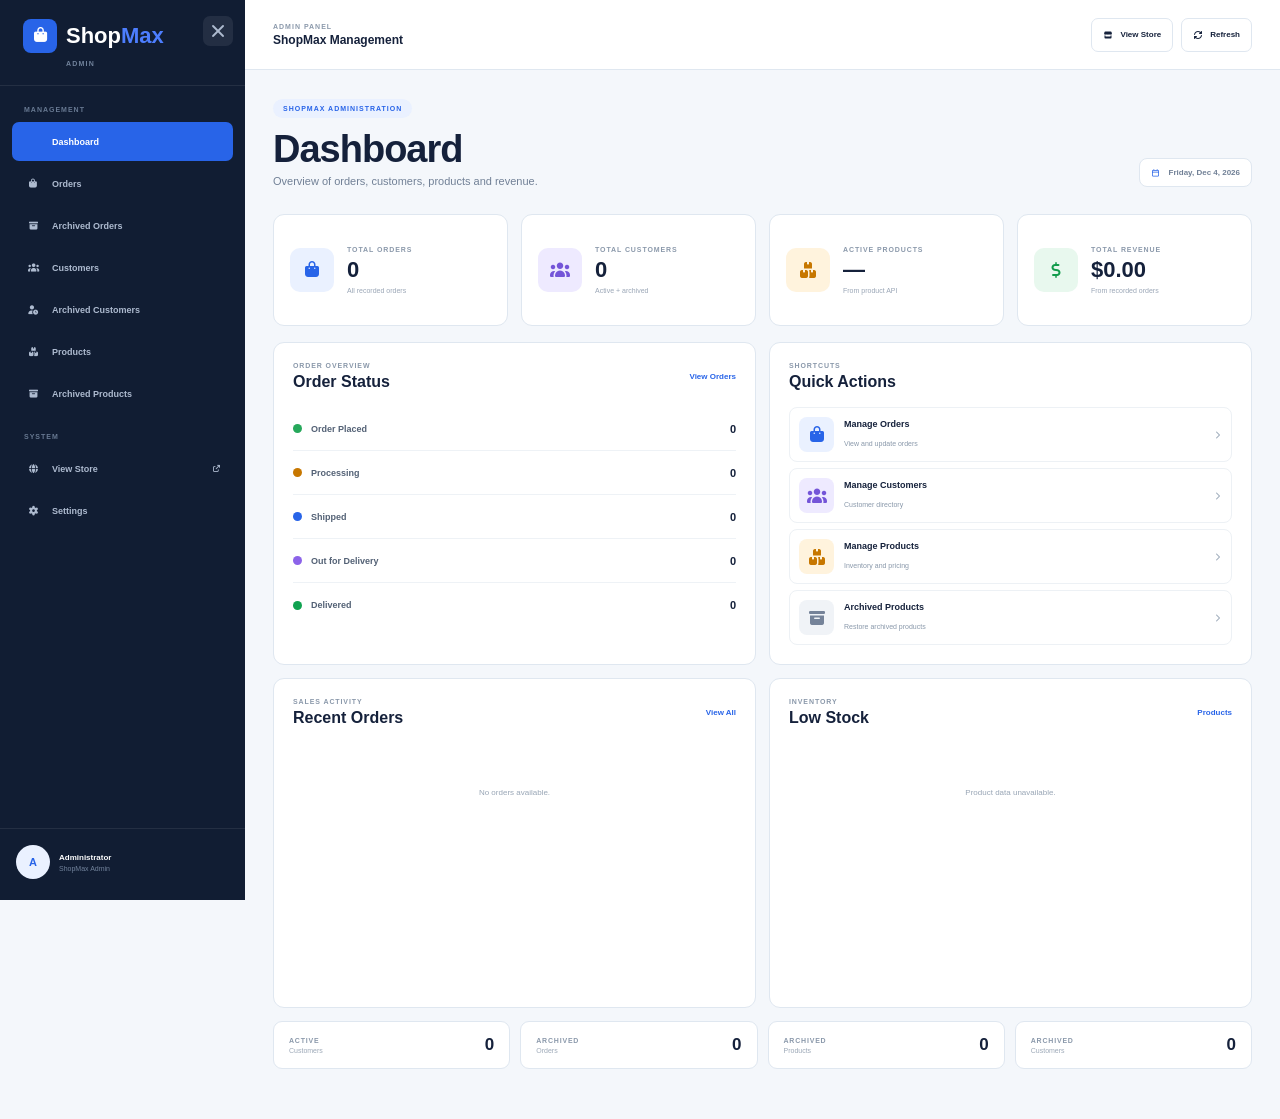
<file: admin.html>
<!DOCTYPE html>
<html lang="en">

<head>

    <meta charset="UTF-8">

    <meta
        name="viewport"
        content="width=device-width, initial-scale=1.0"
    >

    <title>
        Admin Dashboard | ShopMax
    </title>


    <!-- =====================================================
         FONT AWESOME
    ====================================================== -->

    <link rel="stylesheet" href="assets/fontawesome/fontCss/all.min.css">


    <!-- =====================================================
         ADMIN CSS
    ====================================================== -->

    <link
        rel="stylesheet"
        href="assets/css/admin.css"
    >

</head>


<body>


<div
    class="admin-layout"
    id="adminLayout"
>



    <!-- =====================================================
         DESKTOP TOGGLE
         Visible on desktop.
         Hidden on mobile/tablet.
    ====================================================== -->

    <button
        type="button"
        class="sidebar-toggle-control"
        id="sidebarToggleBtn"
        aria-label="Close sidebar"
        title="Close sidebar"
    >

        <i class="fa-solid fa-xmark"></i>

    </button>



    <!-- =====================================================
         SIDEBAR
    ====================================================== -->

    <aside
        class="admin-sidebar"
        id="adminSidebar"
    >


        <!-- =================================================
             BRAND
        ================================================== -->

        <div class="sidebar-brand">


            <a
                href="admin.html"
                class="admin-logo"
            >

                <span class="logo-icon">

                    <i
                        class="
                            fa-solid
                            fa-bag-shopping
                        "
                    ></i>

                </span>


                <span
                    style="display:flex;"
                >

                    Shop<span>
                        Max
                    </span>

                </span>

            </a>



            <!-- =============================================
                 MOBILE / TABLET CLOSE BUTTON
            ============================================== -->

            <button
                type="button"
                class="sidebar-mobile-close"
                id="sidebarMobileClose"
                aria-label="Close sidebar"
                title="Close sidebar"
            >

                <i class="fa-solid fa-xmark"></i>

            </button>



            <span class="admin-label">
                ADMIN
            </span>

        </div>



        <!-- =================================================
             NAVIGATION
        ================================================== -->

        <nav class="admin-nav">


            <div class="nav-section-title">
                MANAGEMENT
            </div>



            <!-- DASHBOARD -->

            <a
                href="admin.html"
                class="
                    admin-nav-link
                    active
                "
            >

                <i
                    class="
                        fa-solid
                        fa-grid-2
                    "
                ></i>


                <span>
                    Dashboard
                </span>

            </a>



            <!-- ORDERS -->

            <a
                href="orders.html"
                class="admin-nav-link"
            >

                <i
                    class="
                        fa-solid
                        fa-bag-shopping
                    "
                ></i>


                <span>
                    Orders
                </span>

            </a>



            <!-- ARCHIVED ORDERS -->

            <a
                href="archivedOrders.html"
                class="admin-nav-link"
            >

                <i
                    class="
                        fa-solid
                        fa-box-archive
                    "
                ></i>


                <span>
                    Archived Orders
                </span>

            </a>



            <!-- CUSTOMERS -->

            <a
                href="customers.html"
                class="admin-nav-link"
            >

                <i
                    class="
                        fa-solid
                        fa-users
                    "
                ></i>


                <span>
                    Customers
                </span>

            </a>



            <!-- ARCHIVED CUSTOMERS -->

            <a
                href="archivedCustomers.html"
                class="admin-nav-link"
            >

                <i
                    class="
                        fa-solid
                        fa-user-clock
                    "
                ></i>


                <span>
                    Archived Customers
                </span>

            </a>



            <!-- PRODUCTS -->

            <a
                href="products.html"
                class="admin-nav-link"
            >

                <i
                    class="
                        fa-solid
                        fa-boxes-stacked
                    "
                ></i>


                <span>
                    Products
                </span>

            </a>



            <!-- ARCHIVED PRODUCTS -->

            <a
                href="archivedProducts.html"
                class="admin-nav-link"
            >

                <i
                    class="
                        fa-solid
                        fa-box-archive
                    "
                ></i>


                <span>
                    Archived Products
                </span>

            </a>



            <!-- SYSTEM -->

            <div
                class="
                    nav-section-title
                    second
                "
            >
                SYSTEM
            </div>



            <!-- VIEW STORE -->

            <a
                href="index.html"
                class="
                    admin-nav-link
                    public-link
                "
            >

                <i
                    class="
                        fa-solid
                        fa-globe
                    "
                ></i>


                <span>
                    View Store
                </span>


                <i
                    class="
                        fa-solid
                        fa-arrow-up-right-from-square
                    "
                ></i>

            </a>

            <!-- SETTINGS -->

            <a
                href="settings.html"
                class="admin-nav-link"
            >

                <i
                    class="
                        fa-solid
                        fa-gear
                    "
                ></i>


                <span>
                    Settings
                </span>

            </a>

        </nav>



        <!-- =================================================
             SIDEBAR FOOTER
        ================================================== -->

        <div class="sidebar-footer">


            <div class="admin-user">


                <div class="admin-avatar">
                    A
                </div>


                <div>

                    <strong>
                        Administrator
                    </strong>


                    <span>
                        ShopMax Admin
                    </span>

                </div>


            </div>


        </div>

    </aside>



    <!-- =====================================================
         MAIN
    ====================================================== -->

    <div class="admin-main">


        <!-- =================================================
             TOPBAR
        ================================================== -->

        <header class="admin-topbar">


            <div class="topbar-left">


                <!-- MOBILE / TABLET OPEN -->

                <button
                    type="button"
                    id="mobileSidebarToggle"
                    class="sidebar-toggle"
                    aria-label="Open sidebar"
                    title="Open sidebar"
                >

                    <i class="fa-solid fa-bars"></i>

                </button>


                <div>

                    <span class="topbar-label">
                        ADMIN PANEL
                    </span>


                    <strong>
                        ShopMax Management
                    </strong>

                </div>

            </div>



            <div class="topbar-right">


                <a
                    href="index.html"
                    class="store-btn"
                >

                    <i
                        class="
                            fa-solid
                            fa-store
                        "
                    ></i>


                    View Store

                </a>


                <button
                    type="button"
                    id="dashboardRefresh"
                    class="refresh-btn"
                >

                    <i
                        class="
                            fa-solid
                            fa-rotate
                        "
                    ></i>


                    Refresh

                </button>

            </div>

        </header>



        <!-- =================================================
             DASHBOARD CONTENT
        ================================================== -->

        <main class="dashboard-content">


            <!-- =================================================
                 HEADING
            ================================================== -->

            <section class="dashboard-heading">


                <div>


                    <span class="eyebrow">
                        SHOPMAX ADMINISTRATION
                    </span>


                    <h1>
                        Dashboard
                    </h1>


                    <p>
                        Overview of orders, customers,
                        products and revenue.
                    </p>


                </div>



                <div class="dashboard-date">


                    <i
                        class="
                            fa-regular
                            fa-calendar
                        "
                    ></i>


                    <span
                        id="currentDate"
                    >
                        —
                    </span>


                </div>


            </section>



            <!-- =================================================
                 STATS
            ================================================== -->

            <section class="main-stats">


                <!-- TOTAL ORDERS -->

                <div class="stat-card">


                    <div
                        class="
                            stat-icon
                            blue
                        "
                    >

                        <i
                            class="
                                fa-solid
                                fa-bag-shopping
                            "
                        ></i>

                    </div>


                    <div class="stat-content">

                        <span>
                            TOTAL ORDERS
                        </span>


                        <strong
                            id="totalOrders"
                        >
                            0
                        </strong>


                        <small>
                            All recorded orders
                        </small>

                    </div>


                </div>



                <!-- TOTAL CUSTOMERS -->

                <div class="stat-card">


                    <div
                        class="
                            stat-icon
                            purple
                        "
                    >

                        <i
                            class="
                                fa-solid
                                fa-users
                            "
                        ></i>

                    </div>


                    <div class="stat-content">

                        <span>
                            TOTAL CUSTOMERS
                        </span>


                        <strong
                            id="totalCustomers"
                        >
                            0
                        </strong>


                        <small>
                            Active + archived
                        </small>

                    </div>


                </div>



                <!-- ACTIVE PRODUCTS -->

                <div class="stat-card">


                    <div
                        class="
                            stat-icon
                            orange
                        "
                    >

                        <i
                            class="
                                fa-solid
                                fa-boxes-stacked
                            "
                        ></i>

                    </div>


                    <div class="stat-content">

                        <span>
                            ACTIVE PRODUCTS
                        </span>


                        <strong
                            id="totalProducts"
                        >
                            0
                        </strong>


                        <small>
                            From product API
                        </small>

                    </div>


                </div>



                <!-- REVENUE -->

                <div class="stat-card">


                    <div
                        class="
                            stat-icon
                            green
                        "
                    >

                        <i
                            class="
                                fa-solid
                                fa-dollar-sign
                            "
                        ></i>

                    </div>


                    <div class="stat-content">

                        <span>
                            TOTAL REVENUE
                        </span>


                        <strong
                            id="totalRevenue"
                        >
                            $0.00
                        </strong>


                        <small>
                            From recorded orders
                        </small>

                    </div>


                </div>


            </section>



            <!-- =================================================
                 ORDER STATUS + QUICK ACTIONS
            ================================================== -->

            <section class="dashboard-grid">


                <!-- ORDER STATUS -->

                <div class="dashboard-card">


                    <div class="card-header">


                        <div>

                            <span>
                                ORDER OVERVIEW
                            </span>


                            <h2>
                                Order Status
                            </h2>

                        </div>


                        <a
                            href="orders.html"
                            class="card-link"
                        >
                            View Orders
                        </a>


                    </div>



                    <div class="status-list">


                        <div class="status-item">

                            <div class="status-left">

                                <span
                                    class="
                                        status-dot
                                        placed
                                    "
                                ></span>


                                <span>
                                    Order Placed
                                </span>


                            </div>


                            <strong
                                id="placedOrders"
                            >
                                0
                            </strong>


                        </div>



                        <div class="status-item">

                            <div class="status-left">

                                <span
                                    class="
                                        status-dot
                                        processing
                                    "
                                ></span>


                                <span>
                                    Processing
                                </span>


                            </div>


                            <strong
                                id="processingOrders"
                            >
                                0
                            </strong>


                        </div>



                        <div class="status-item">

                            <div class="status-left">

                                <span
                                    class="
                                        status-dot
                                        shipped
                                    "
                                ></span>


                                <span>
                                    Shipped
                                </span>


                            </div>


                            <strong
                                id="shippedOrders"
                            >
                                0
                            </strong>


                        </div>



                        <div class="status-item">

                            <div class="status-left">

                                <span
                                    class="
                                        status-dot
                                        delivery
                                    "
                                ></span>


                                <span>
                                    Out for Delivery
                                </span>


                            </div>


                            <strong
                                id="deliveryOrders"
                            >
                                0
                            </strong>


                        </div>



                        <div class="status-item">

                            <div class="status-left">

                                <span
                                    class="
                                        status-dot
                                        delivered
                                    "
                                ></span>


                                <span>
                                    Delivered
                                </span>


                            </div>


                            <strong
                                id="deliveredOrders"
                            >
                                0
                            </strong>


                        </div>


                    </div>


                </div>



                <!-- QUICK ACTIONS -->

                <div class="dashboard-card">


                    <div class="card-header">


                        <div>

                            <span>
                                SHORTCUTS
                            </span>


                            <h2>
                                Quick Actions
                            </h2>

                        </div>


                    </div>



                    <div class="quick-actions">


                        <a
                            href="orders.html"
                            class="quick-action"
                        >

                            <span
                                class="
                                    quick-icon
                                    blue
                                "
                            >

                                <i
                                    class="
                                        fa-solid
                                        fa-bag-shopping
                                    "
                                ></i>


                            </span>


                            <div>

                                <strong>
                                    Manage Orders
                                </strong>


                                <small>
                                    View and update orders
                                </small>


                            </div>


                            <i
                                class="
                                    fa-solid
                                    fa-chevron-right
                                "
                            ></i>


                        </a>



                        <a
                            href="customers.html"
                            class="quick-action"
                        >

                            <span
                                class="
                                    quick-icon
                                    purple
                                "
                            >

                                <i
                                    class="
                                        fa-solid
                                        fa-users
                                    "
                                ></i>


                            </span>


                            <div>

                                <strong>
                                    Manage Customers
                                </strong>


                                <small>
                                    Customer directory
                                </small>


                            </div>


                            <i
                                class="
                                    fa-solid
                                    fa-chevron-right
                                "
                            ></i>


                        </a>



                        <a
                            href="products.html"
                            class="quick-action"
                        >

                            <span
                                class="
                                    quick-icon
                                    orange
                                "
                            >

                                <i
                                    class="
                                        fa-solid
                                        fa-boxes-stacked
                                    "
                                ></i>


                            </span>


                            <div>

                                <strong>
                                    Manage Products
                                </strong>


                                <small>
                                    Inventory and pricing
                                </small>


                            </div>


                            <i
                                class="
                                    fa-solid
                                    fa-chevron-right
                                "
                            ></i>


                        </a>



                        <a
                            href="archivedProducts.html"
                            class="quick-action"
                        >

                            <span
                                class="
                                    quick-icon
                                    gray
                                "
                            >

                                <i
                                    class="
                                        fa-solid
                                        fa-box-archive
                                    "
                                ></i>


                            </span>


                            <div>

                                <strong>
                                    Archived Products
                                </strong>


                                <small>
                                    Restore archived products
                                </small>


                            </div>


                            <i
                                class="
                                    fa-solid
                                    fa-chevron-right
                                "
                            ></i>


                        </a>


                    </div>


                </div>


            </section>



            <!-- =================================================
                 RECENT ORDERS + LOW STOCK
            ================================================== -->

            <section class="dashboard-grid">


                <!-- RECENT ORDERS -->

                <div
                    class="
                        dashboard-card
                        large-card
                    "
                >


                    <div class="card-header">


                        <div>

                            <span>
                                SALES ACTIVITY
                            </span>


                            <h2>
                                Recent Orders
                            </h2>


                        </div>


                        <a
                            href="orders.html"
                            class="card-link"
                        >
                            View All
                        </a>


                    </div>



                    <div
                        class="recent-orders"
                        id="recentOrders"
                    ></div>


                    <div
                        class="table-empty"
                        id="recentOrdersEmpty"
                    >

                        No orders available.

                    </div>


                </div>



                <!-- LOW STOCK -->

                <div class="dashboard-card">


                    <div class="card-header">


                        <div>

                            <span>
                                INVENTORY
                            </span>


                            <h2>
                                Low Stock
                            </h2>


                        </div>


                        <a
                            href="products.html"
                            class="card-link"
                        >
                            Products
                        </a>


                    </div>



                    <div
                        class="stock-list"
                        id="lowStockList"
                    ></div>


                    <div
                        class="table-empty"
                        id="lowStockEmpty"
                    >

                        No low stock products.

                    </div>


                </div>


            </section>



            <!-- =================================================
                 FOOT INFO
            ================================================== -->

            <section class="dashboard-footer-info">


                <div>

                    <span>
                        ACTIVE
                    </span>


                    <strong
                        id="activeCustomersCount"
                    >
                        0
                    </strong>


                    <small>
                        Customers
                    </small>

                </div>



                <div>

                    <span>
                        ARCHIVED
                    </span>


                    <strong
                        id="archivedOrdersCount"
                    >
                        0
                    </strong>


                    <small>
                        Orders
                    </small>

                </div>



                <div>

                    <span>
                        ARCHIVED
                    </span>


                    <strong
                        id="archivedProductsCount"
                    >
                        0
                    </strong>


                    <small>
                        Products
                    </small>

                </div>



                <div>

                    <span>
                        ARCHIVED
                    </span>


                    <strong
                        id="archivedCustomersCount"
                    >
                        0
                    </strong>


                    <small>
                        Customers
                    </small>

                </div>


            </section>


        </main>


    </div>


</div>



<!-- =========================================================
     ADMIN JS
========================================================= -->

<script
    src="assets/js/admin.js"
></script>


</body>

</html>
</file>
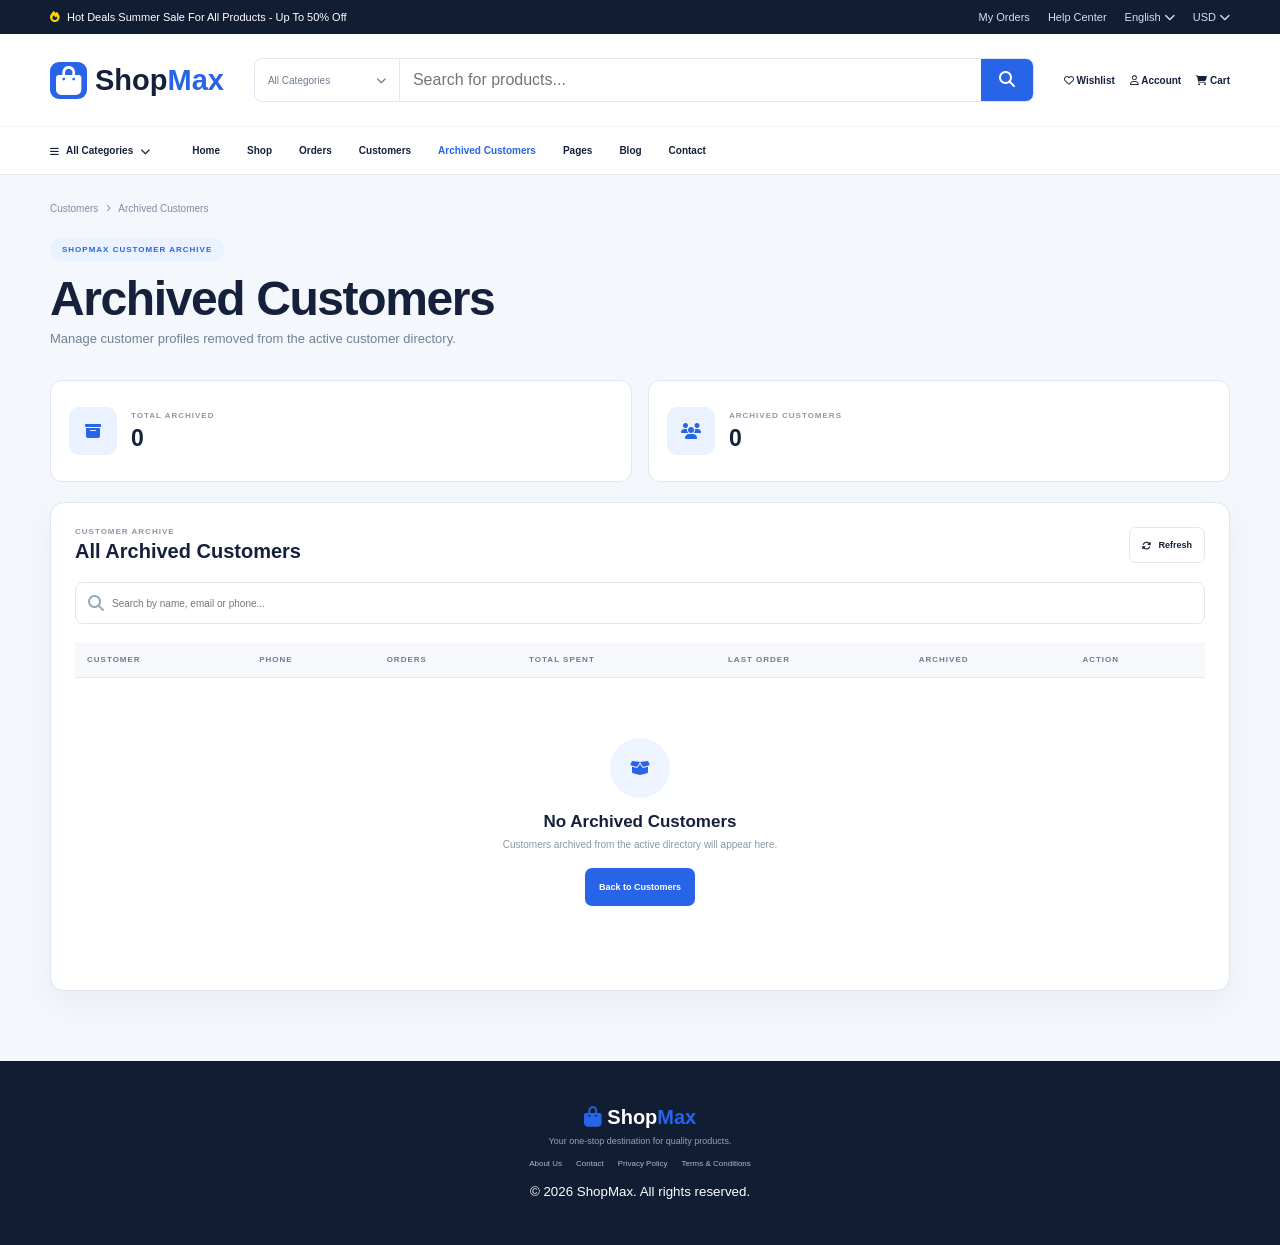
<file: archivedCustomers.html>
<!DOCTYPE html>
<html lang="en">

<head>

    <meta charset="UTF-8">

    <meta
        name="viewport"
        content="width=device-width, initial-scale=1.0"
    >

    <title>Archived Customers | ShopMax</title>


    <link
        rel="stylesheet"
        href="https://cdnjs.cloudflare.com/ajax/libs/font-awesome/6.5.2/css/all.min.css"
    >

    <link
        rel="stylesheet"
        href="assets/css/archivedCustomers.css"
    >

</head>


<body>


    <!-- =====================================================
         TOP BAR
    ====================================================== -->

    <div class="topbar">

        <div class="container topbar-inner">

            <div class="hot-deal">

                <i class="fa-solid fa-fire"></i>

                Hot Deals Summer Sale For All Products
                - Up To 50% Off

            </div>


            <div class="top-links">

                <a href="orders.html">
                    My Orders
                </a>

                <a href="#">
                    Help Center
                </a>

                <span>
                    English
                    <i class="fa-solid fa-chevron-down"></i>
                </span>

                <span>
                    USD
                    <i class="fa-solid fa-chevron-down"></i>
                </span>

            </div>

        </div>

    </div>



    <!-- =====================================================
         HEADER
    ====================================================== -->

    <header class="main-header">

        <div class="container header-inner">

            <a
                href="index.html"
                class="brand"
            >

                <div class="brand-icon">

                    <i
                        class="fa-solid fa-bag-shopping"
                    ></i>

                </div>


                <span>
                    Shop<span>Max</span>
                </span>

            </a>


            <div class="header-search">

                <div class="category-select">

                    All Categories

                    <i
                        class="fa-solid fa-chevron-down"
                    ></i>

                </div>


                <input
                    type="text"
                    id="globalSearch"
                    placeholder="Search for products..."
                >


                <button
                    type="button"
                    id="globalSearchBtn"
                >

                    <i
                        class="
                            fa-solid
                            fa-magnifying-glass
                        "
                    ></i>

                </button>

            </div>


            <div class="header-actions">

                <button
                    type="button"
                    onclick="location.href='index.html'"
                >

                    <i
                        class="
                            fa-regular
                            fa-heart
                        "
                    ></i>

                    Wishlist

                </button>


                <button
                    type="button"
                >

                    <i
                        class="
                            fa-regular
                            fa-user
                        "
                    ></i>

                    Account

                </button>


                <button
                    type="button"
                    onclick="location.href='shop.html'"
                >

                    <i
                        class="
                            fa-solid
                            fa-cart-shopping
                        "
                    ></i>

                    Cart

                </button>

            </div>

        </div>


        <div class="nav-row">

            <div class="container nav-inner">

                <div class="categories-link">

                    <i
                        class="
                            fa-solid
                            fa-bars
                        "
                    ></i>

                    All Categories

                    <i
                        class="
                            fa-solid
                            fa-chevron-down
                        "
                    ></i>

                </div>


                <nav>

                    <a href="index.html">
                        Home
                    </a>

                    <a href="shop.html">
                        Shop
                    </a>

                    <a href="orders.html">
                        Orders
                    </a>

                    <a href="customers.html">
                        Customers
                    </a>

                    <a
                        href="archivedCustomers.html"
                        class="active"
                    >
                        Archived Customers
                    </a>

                    <a href="#">
                        Pages
                    </a>

                    <a href="#">
                        Blog
                    </a>

                    <a href="#">
                        Contact
                    </a>

                </nav>

            </div>

        </div>

    </header>



    <!-- =====================================================
         MAIN
    ====================================================== -->

    <main>

        <div class="container">


            <div class="breadcrumb">

                <a href="customers.html">
                    Customers
                </a>


                <i
                    class="
                        fa-solid
                        fa-chevron-right
                    "
                ></i>


                <span>
                    Archived Customers
                </span>

            </div>



            <section class="page-heading">

                <span class="eyebrow">
                    SHOPMAX CUSTOMER ARCHIVE
                </span>


                <h1>
                    Archived Customers
                </h1>


                <p>
                    Manage customer profiles removed from
                    the active customer directory.
                </p>

            </section>



            <!-- =================================================
                 STATS
            ================================================== -->

            <section class="archive-stats">

                <div class="stat-card">

                    <div class="stat-icon">

                        <i
                            class="
                                fa-solid
                                fa-box-archive
                            "
                        ></i>

                    </div>


                    <div>

                        <span>
                            TOTAL ARCHIVED
                        </span>


                        <strong
                            id="archivedCustomerCount"
                        >
                            0
                        </strong>

                    </div>

                </div>


                <div class="stat-card">

                    <div class="stat-icon">

                        <i
                            class="
                                fa-solid
                                fa-users
                            "
                        ></i>

                    </div>


                    <div>

                        <span>
                            ARCHIVED CUSTOMERS
                        </span>


                        <strong
                            id="archivedCustomerOrders"
                        >
                            0
                        </strong>

                    </div>

                </div>

            </section>



            <!-- =================================================
                 ARCHIVE PANEL
            ================================================== -->

            <section class="archive-panel">

                <div class="panel-head">

                    <div>

                        <span class="panel-label">
                            CUSTOMER ARCHIVE
                        </span>


                        <h2>
                            All Archived Customers
                        </h2>

                    </div>


                    <button
                        type="button"
                        class="refresh-btn"
                        id="refreshArchivedCustomers"
                    >

                        <i
                            class="
                                fa-solid
                                fa-rotate
                            "
                        ></i>

                        Refresh

                    </button>

                </div>



                <div class="toolbar">

                    <div class="search-box">

                        <i
                            class="
                                fa-solid
                                fa-magnifying-glass
                            "
                        ></i>


                        <input
                            type="text"
                            id="archivedCustomerSearch"
                            placeholder="Search by name, email or phone..."
                        >

                    </div>

                </div>



                <!-- =================================================
                     DESKTOP TABLE
                ================================================== -->

                <div class="table-wrap">

                    <table>

                        <thead>

                            <tr>

                                <th>
                                    CUSTOMER
                                </th>

                                <th>
                                    PHONE
                                </th>

                                <th>
                                    ORDERS
                                </th>

                                <th>
                                    TOTAL SPENT
                                </th>

                                <th>
                                    LAST ORDER
                                </th>

                                <th>
                                    ARCHIVED
                                </th>

                                <th>
                                    ACTION
                                </th>

                            </tr>

                        </thead>


                        <tbody
                            id="archivedCustomersBody"
                        ></tbody>

                    </table>

                </div>



                <!-- =================================================
                     MOBILE
                ================================================== -->

                <div
                    class="mobile-list"
                    id="archivedCustomersMobile"
                ></div>



                <!-- =================================================
                     EMPTY
                ================================================== -->

                <div
                    class="empty-state"
                    id="archivedCustomersEmpty"
                >

                    <div class="empty-icon">

                        <i
                            class="
                                fa-solid
                                fa-box-open
                            "
                        ></i>

                    </div>


                    <h3>
                        No Archived Customers
                    </h3>


                    <p>
                        Customers archived from the active
                        directory will appear here.
                    </p>


                    <a
                        href="customers.html"
                        class="back-btn"
                    >

                        Back to Customers

                    </a>

                </div>

            </section>

        </div>

    </main>



    <!-- =====================================================
         CUSTOMER DETAILS MODAL
    ====================================================== -->

    <div
        class="details-modal"
        id="archivedCustomerDetailsModal"
        aria-hidden="true"
    >

        <div
            class="details-overlay"
            id="archivedDetailsOverlay"
        ></div>


        <div class="details-dialog">

            <div class="details-header">

                <div>

                    <span>
                        ARCHIVED CUSTOMER
                    </span>


                    <h3
                        id="archivedDetailsTitle"
                    >
                        Customer
                    </h3>

                </div>


                <button
                    type="button"
                    class="modal-close"
                    id="archivedDetailsClose"
                >

                    <i
                        class="
                            fa-solid
                            fa-xmark
                        "
                    ></i>

                </button>

            </div>


            <div
                class="details-body"
                id="archivedDetailsBody"
            ></div>

        </div>

    </div>



    <!-- =====================================================
         RESTORE MODAL
    ====================================================== -->

    <div
        class="restore-modal"
        id="restoreCustomerModal"
        aria-hidden="true"
    >

        <div
            class="restore-overlay"
            data-close-restore
        ></div>


        <div class="restore-dialog">

            <div class="restore-icon">

                <i
                    class="
                        fa-solid
                        fa-rotate-left
                    "
                ></i>

            </div>


            <h3>
                Restore Customer?
            </h3>


            <p
                id="restoreCustomerMessage"
            >
                Restore this customer?
            </p>


            <div class="restore-actions">

                <button
                    type="button"
                    class="cancel-btn"
                    data-close-restore
                >
                    Cancel
                </button>


                <button
                    type="button"
                    class="restore-btn"
                    id="confirmRestoreCustomer"
                >

                    <i
                        class="
                            fa-solid
                            fa-rotate-left
                        "
                    ></i>

                    Restore Customer

                </button>

            </div>

        </div>

    </div>



    <!-- =====================================================
         FOOTER
    ====================================================== -->

    <footer>

        <div class="container footer-inner">

            <div class="footer-logo">

                <i
                    class="
                        fa-solid
                        fa-bag-shopping
                    "
                ></i>

                Shop<span>Max</span>

            </div>


            <p>
                Your one-stop destination for quality products.
            </p>


            <div class="footer-links">

                <a href="#">
                    About Us
                </a>

                <a href="#">
                    Contact
                </a>

                <a href="#">
                    Privacy Policy
                </a>

                <a href="#">
                    Terms & Conditions
                </a>

            </div>


            <small>
                © 2026 ShopMax. All rights reserved.
            </small>

        </div>

    </footer>



    <script src="assets/js/archivedCustomers.js"></script>

</body>

</html>
</file>
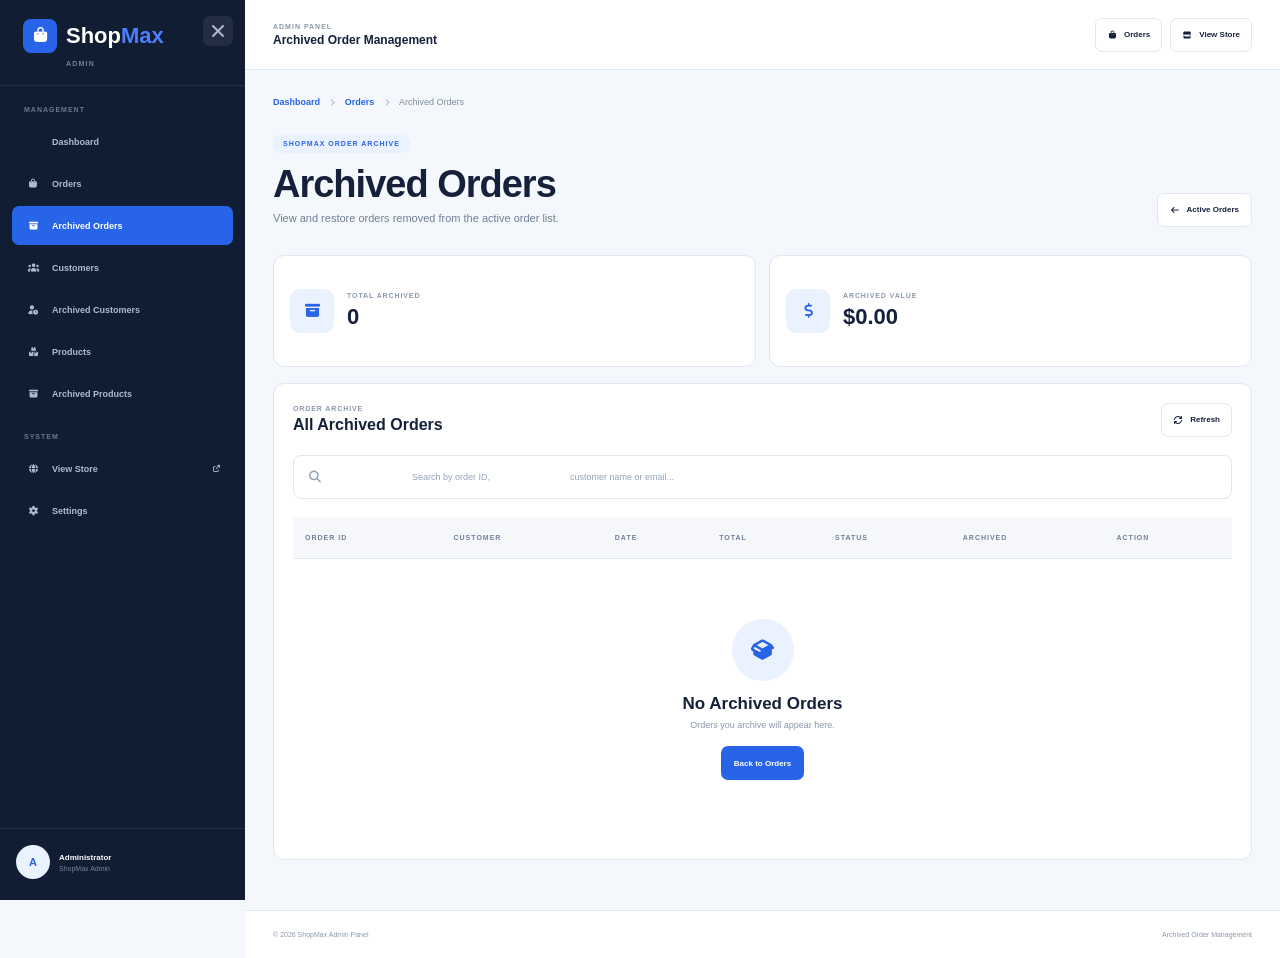
<file: archivedOrders.html>
<!DOCTYPE html>
<html lang="en">

<head>

    <meta charset="UTF-8">

    <meta
        name="viewport"
        content="width=device-width, initial-scale=1.0"
    >

    <meta
        name="description"
        content="Manage archived ShopMax orders"
    >

    <title>
        Archived Orders | ShopMax Admin
    </title>


    <!-- FONT AWESOME -->

    <link rel="stylesheet" href="assets/fontawesome/fontCss/all.min.css">



    <!-- ADMIN CSS -->

    <link
        rel="stylesheet"
        href="assets/css/admin.css"
    >


    <!-- ARCHIVED ORDERS CSS -->

    <link
        rel="stylesheet"
        href="assets/css/archivedOrders.css"
    >


    <style>

        
        /* =================================================
           KEEP ORDERS CONTENT INSIDE ADMIN SHELL
        ================================================== */

        .admin-main .orders-hero {

            margin: 0;

            padding: 0;

            background: transparent;

        }


        .admin-main .orders-hero > .container {

            width: 100%;

            max-width: none;

            margin: 0;

            padding: 0;

        }


        .admin-main .orders-page {

            margin: 0;

            padding: 0;

        }


        .admin-main .orders-page > .container {

            width: 100%;

            max-width: none;

            margin: 0;

            padding: 0;

        }


        /* =================================================
           MODAL
        ================================================== */

        #orderDetailsModal {

            z-index: 9999 !important;

        }


        /* =================================================
           ORDERS SHELL RESPONSIVE
        ================================================== */

        @media (max-width: 900px) {

            .admin-main {

                width: 100% !important;

                margin-left: 0 !important;

            }


            .admin-sidebar.open {

                transform:
                    translateX(0) !important;

            }

        }
    </style>

</head>


<body>


<!-- =========================================================
     ADMIN LAYOUT
========================================================= -->

<div
    class="admin-layout"
    id="adminLayout"
>


    <!-- =====================================================
         SIDEBAR
    ====================================================== -->

    <aside
        class="admin-sidebar"
        id="adminSidebar"
    >


        <!-- BRAND -->

        <div class="sidebar-brand">


            <a
                href="admin.html"
                class="admin-logo"
            >

                <span class="logo-icon">

                    <i
                        class="
                            fa-solid
                            fa-bag-shopping
                        "
                    ></i>

                </span>


                <span style="display:flex;">

                    Shop<span>
                        Max
                    </span>

                </span>


            </a>


            <!-- MOBILE / TABLET CLOSE -->

            <button
                type="button"
                class="sidebar-mobile-close"
                id="sidebarMobileClose"
                aria-label="Close sidebar"
            >

                <i
                    class="
                        fa-solid
                        fa-xmark
                    "
                ></i>

            </button>


            <span class="admin-label">

                ADMIN

            </span>


        </div>



        <!-- NAV -->

        <nav class="admin-nav">


            <div class="nav-section-title">

                MANAGEMENT

            </div>


            <a
                href="admin.html"
                class="admin-nav-link"
            >

                <i
                    class="
                        fa-solid
                        fa-grid-2
                    "
                ></i>


                <span>
                    Dashboard
                </span>

            </a>



            <a
                href="orders.html"
                class="admin-nav-link"
            >

                <i
                    class="
                        fa-solid
                        fa-bag-shopping
                    "
                ></i>


                <span>
                    Orders
                </span>

            </a>



            <a
                href="archivedOrders.html"
                class="
                    admin-nav-link
                    active
                "
            >

                <i
                    class="
                        fa-solid
                        fa-box-archive
                    "
                ></i>


                <span>
                    Archived Orders
                </span>

            </a>



            <a
                href="customers.html"
                class="admin-nav-link"
            >

                <i
                    class="
                        fa-solid
                        fa-users
                    "
                ></i>


                <span>
                    Customers
                </span>

            </a>



            <a
                href="archivedCustomers.html"
                class="admin-nav-link"
            >

                <i
                    class="
                        fa-solid
                        fa-user-clock
                    "
                ></i>


                <span>
                    Archived Customers
                </span>

            </a>



            <a
                href="products.html"
                class="admin-nav-link"
            >

                <i
                    class="
                        fa-solid
                        fa-boxes-stacked
                    "
                ></i>


                <span>
                    Products
                </span>

            </a>



            <a
                href="archivedProducts.html"
                class="admin-nav-link"
            >

                <i
                    class="
                        fa-solid
                        fa-box-archive
                    "
                ></i>


                <span>
                    Archived Products
                </span>

            </a>



            <div
                class="
                    nav-section-title
                    second
                "
            >

                SYSTEM

            </div>



            <a
                href="index.html"
                class="
                    admin-nav-link
                    public-link
                "
            >

                <i
                    class="
                        fa-solid
                        fa-globe
                    "
                ></i>


                <span>
                    View Store
                </span>


                <i
                    class="
                        fa-solid
                        fa-arrow-up-right-from-square
                    "
                ></i>

            </a>

            <!-- SETTINGS -->

            <a
                href="settings.html"
                class="admin-nav-link"
            >

                <i
                    class="
                        fa-solid
                        fa-gear
                    "
                ></i>


                <span>
                    Settings
                </span>

            </a>

        </nav>



        <!-- FOOTER -->

        <div class="sidebar-footer">


            <div class="admin-user">


                <div class="admin-avatar">
                    A
                </div>


                <div>

                    <strong>
                        Administrator
                    </strong>


                    <span>
                        ShopMax Admin
                    </span>

                </div>


            </div>


        </div>


    </aside>



    <!-- =====================================================
         DESKTOP TOGGLE
    ====================================================== -->

    <button
        type="button"
        class="sidebar-toggle-control"
        id="sidebarToggleBtn"
        aria-label="Close sidebar"
        title="Close sidebar"
    >

        <i
            class="
                fa-solid
                fa-xmark
            "
        ></i>

    </button>



    <!-- =====================================================
         MAIN
    ====================================================== -->

    <div class="admin-main">


        <!-- TOPBAR -->

        <header class="admin-topbar">


            <div class="topbar-left">


                <!-- MOBILE MENU -->

                <button
                    type="button"
                    id="mobileSidebarToggle"
                    class="sidebar-toggle"
                    aria-label="Open sidebar"
                >

                    <i
                        class="
                            fa-solid
                            fa-bars
                        "
                    ></i>

                </button>


                <div>

                    <span class="topbar-label">

                        ADMIN PANEL

                    </span>


                    <strong>

                        Archived Order Management

                    </strong>

                </div>


            </div>



            <div class="topbar-right">


                <a
                    href="orders.html"
                    class="store-btn"
                >

                    <i
                        class="
                            fa-solid
                            fa-bag-shopping
                        "
                    ></i>


                    Orders

                </a>


                <a
                    href="index.html"
                    class="store-btn"
                >

                    <i
                        class="
                            fa-solid
                            fa-store
                        "
                    ></i>


                    View Store

                </a>


            </div>


        </header>



        <!-- =================================================
             CONTENT
        ================================================== -->

        <main
            class="admin-content-wrap"
        >


            <!-- BREADCRUMB -->

            <div class="archive-breadcrumb">


                <a href="admin.html">
                    Dashboard
                </a>


                <i
                    class="
                        fa-solid
                        fa-chevron-right
                    "
                ></i>


                <a href="orders.html">
                    Orders
                </a>


                <i
                    class="
                        fa-solid
                        fa-chevron-right
                    "
                ></i>


                <span>
                    Archived Orders
                </span>


            </div>



            <!-- PAGE HEADING -->

            <section
                class="
                    archive-page-heading
                "
            >


                <div>


                    <span class="eyebrow">

                        SHOPMAX ORDER ARCHIVE

                    </span>


                    <h1>

                        Archived Orders

                    </h1>


                    <p>

                        View and restore orders removed
                        from the active order list.

                    </p>


                </div>


                <a
                    href="orders.html"
                    class="back-orders-btn"
                >

                    <i
                        class="
                            fa-solid
                            fa-arrow-left
                        "
                    ></i>


                    Active Orders

                </a>


            </section>



            <!-- =================================================
                 STATS
            ================================================== -->

            <section class="archive-stats">


                <div
                    class="
                        archive-stat-card
                    "
                >


                    <div
                        class="
                            archive-stat-icon
                        "
                    >

                        <i
                            class="
                                fa-solid
                                fa-box-archive
                            "
                        ></i>


                    </div>


                    <div>


                        <span>
                            TOTAL ARCHIVED
                        </span>


                        <strong
                            id="archivedCount"
                        >
                            0
                        </strong>


                    </div>


                </div>



                <div
                    class="
                        archive-stat-card
                    "
                >


                    <div
                        class="
                            archive-stat-icon
                            money
                        "
                    >

                        <i
                            class="
                                fa-solid
                                fa-dollar-sign
                            "
                        ></i>


                    </div>


                    <div>


                        <span>
                            ARCHIVED VALUE
                        </span>


                        <strong
                            id="archivedValue"
                        >
                            $0.00
                        </strong>


                    </div>


                </div>


            </section>



            <!-- =================================================
                 ARCHIVE PANEL
            ================================================== -->

            <section class="archive-panel">


                <div class="panel-head">


                    <div>


                        <span class="panel-label">

                            ORDER ARCHIVE

                        </span>


                        <h3>

                            All Archived Orders

                        </h3>


                    </div>



                    <button
                        type="button"
                        class="refresh-btn"
                        id="refreshArchivedBtn"
                    >

                        <i
                            class="
                                fa-solid
                                fa-rotate
                            "
                        ></i>


                        Refresh

                    </button>


                </div>



                <!-- SEARCH -->

                <div class="archive-toolbar">


                    <div class="archive-search">


                        <i
                            class="
                                fa-solid
                                fa-magnifying-glass
                            "
                        ></i>


                        <input
                            type="text"
                            id="archiveSearch"
                            placeholder="
                                Search by order ID,
                                customer name or email...
                            "
                            autocomplete="off"
                        >


                    </div>


                </div>



                <!-- DESKTOP TABLE -->

                <div class="table-wrap">


                    <table>


                        <thead>


                            <tr>

                                <th>
                                    ORDER ID
                                </th>


                                <th>
                                    CUSTOMER
                                </th>


                                <th>
                                    DATE
                                </th>


                                <th>
                                    TOTAL
                                </th>


                                <th>
                                    STATUS
                                </th>


                                <th>
                                    ARCHIVED
                                </th>


                                <th>
                                    ACTION
                                </th>

                            </tr>


                        </thead>


                        <tbody
                            id="archivedOrdersBody"
                        ></tbody>


                    </table>


                </div>



                <!-- MOBILE -->

                <div
                    class="mobile-archive-list"
                    id="mobileArchivedList"
                ></div>



                <!-- EMPTY -->

                <div
                    class="empty-state"
                    id="archiveEmpty"
                >


                    <div class="empty-icon">


                        <i
                            class="
                                fa-solid
                                fa-box-open
                            "
                        ></i>


                    </div>


                    <h3>

                        No Archived Orders

                    </h3>


                    <p>

                        Orders you archive will appear here.

                    </p>


                    <a
                        href="orders.html"
                        class="empty-btn"
                    >

                        Back to Orders

                    </a>


                </div>


            </section>


        </main>



        <!-- FOOTER -->

        <footer class="admin-footer">


            <span>

                © 2026 ShopMax Admin Panel

            </span>


            <span>

                Archived Order Management

            </span>


        </footer>


    </div>


</div>



<!-- =========================================================
     DETAILS MODAL
========================================================= -->

<div
    class="archive-details-modal"
    id="archiveDetailsModal"
    aria-hidden="true"
>


    <div
        class="archive-modal-overlay"
        id="archiveModalOverlay"
    ></div>


    <div class="archive-modal-dialog">


        <div class="archive-modal-header">


            <div>

                <span>
                    ARCHIVED ORDER
                </span>


                <h3
                    id="archiveModalTitle"
                >
                    Order
                </h3>


            </div>


            <button
                type="button"
                id="archiveModalClose"
                class="modal-close"
                aria-label="Close"
            >

                <i
                    class="
                        fa-solid
                        fa-xmark
                    "
                ></i>


            </button>


        </div>


        <div
            class="archive-modal-body"
            id="archiveModalBody"
        ></div>


    </div>


</div>



<!-- =========================================================
     RESTORE MODAL
========================================================= -->

<div
    class="restore-modal"
    id="restoreModal"
    aria-hidden="true"
>


    <div
        class="restore-overlay"
        data-close-restore
    ></div>


    <div class="restore-dialog">


        <div class="restore-icon">


            <i
                class="
                    fa-solid
                    fa-box-archive
                "
            ></i>


        </div>


        <h3>
            Restore Order?
        </h3>


        <p id="restoreText">

            Restore this order to the active
            order list?

        </p>


        <div class="restore-actions">


            <button
                type="button"
                class="restore-cancel"
                data-close-restore
            >
                Cancel
            </button>


            <button
                type="button"
                class="restore-confirm"
                id="confirmRestoreBtn"
            >

                <i
                    class="
                        fa-solid
                        fa-rotate-left
                    "
                ></i>


                Restore Order

            </button>


        </div>


    </div>


</div>



<!-- =========================================================
     ARCHIVED ORDERS JS
========================================================= -->

<script
    src="assets/js/archivedOrders.js"
></script>



<!-- =========================================================
     SIDEBAR JS
========================================================= -->

<script>

document.addEventListener(
    "DOMContentLoaded",
    function () {


        const layout =
            document.getElementById(
                "adminLayout"
            );


        const sidebar =
            document.getElementById(
                "adminSidebar"
            );


        const desktopToggle =
            document.getElementById(
                "sidebarToggleBtn"
            );


        const mobileToggle =
            document.getElementById(
                "mobileSidebarToggle"
            );


        const mobileClose =
            document.getElementById(
                "sidebarMobileClose"
            );


        const icon =
            desktopToggle?.querySelector(
                "i"
            );



        /* DESKTOP */

        desktopToggle?.addEventListener(
            "click",
            function () {


                if (
                    window.innerWidth <= 900
                ) {

                    return;

                }


                const closed =
                    layout.classList.toggle(
                        "sidebar-collapsed"
                    );


                if (
                    closed
                ) {

                    icon?.classList.remove(
                        "fa-xmark"
                    );


                    icon?.classList.add(
                        "fa-bars"
                    );


                    desktopToggle.setAttribute(
                        "aria-label",
                        "Open sidebar"
                    );


                } else {

                    icon?.classList.remove(
                        "fa-bars"
                    );


                    icon?.classList.add(
                        "fa-xmark"
                    );


                    desktopToggle.setAttribute(
                        "aria-label",
                        "Close sidebar"
                    );

                }

            }
        );



        /* MOBILE OPEN */

        mobileToggle?.addEventListener(
            "click",
            function () {

                if (
                    window.innerWidth <= 900
                ) {

                    sidebar?.classList.add(
                        "open"
                    );

                }

            }
        );



        /* MOBILE CLOSE */

        mobileClose?.addEventListener(
            "click",
            function () {

                sidebar?.classList.remove(
                    "open"
                );

            }
        );



        /* MOBILE NAV */

        document
            .querySelectorAll(
                ".admin-nav-link"
            )
            .forEach(
                link => {

                    link.addEventListener(
                        "click",
                        function () {

                            if (
                                window.innerWidth <=
                                900
                            ) {

                                sidebar?.classList.remove(
                                    "open"
                                );

                            }

                        }
                    );

                }
            );



        /* DEFAULT */

        if (
            window.innerWidth > 900
        ) {

            layout.classList.remove(
                "sidebar-collapsed"
            );


            icon?.classList.remove(
                "fa-bars"
            );


            icon?.classList.add(
                "fa-xmark"
            );

        } else {

            sidebar?.classList.remove(
                "open"
            );

        }



        /* RESIZE */

        window.addEventListener(
            "resize",
            function () {

                if (
                    window.innerWidth <= 900
                ) {

                    layout.classList.remove(
                        "sidebar-collapsed"
                    );


                    sidebar?.classList.remove(
                        "open"
                    );

                }

            }
        );

    }
);

</script>


</body>

</html>
</file>
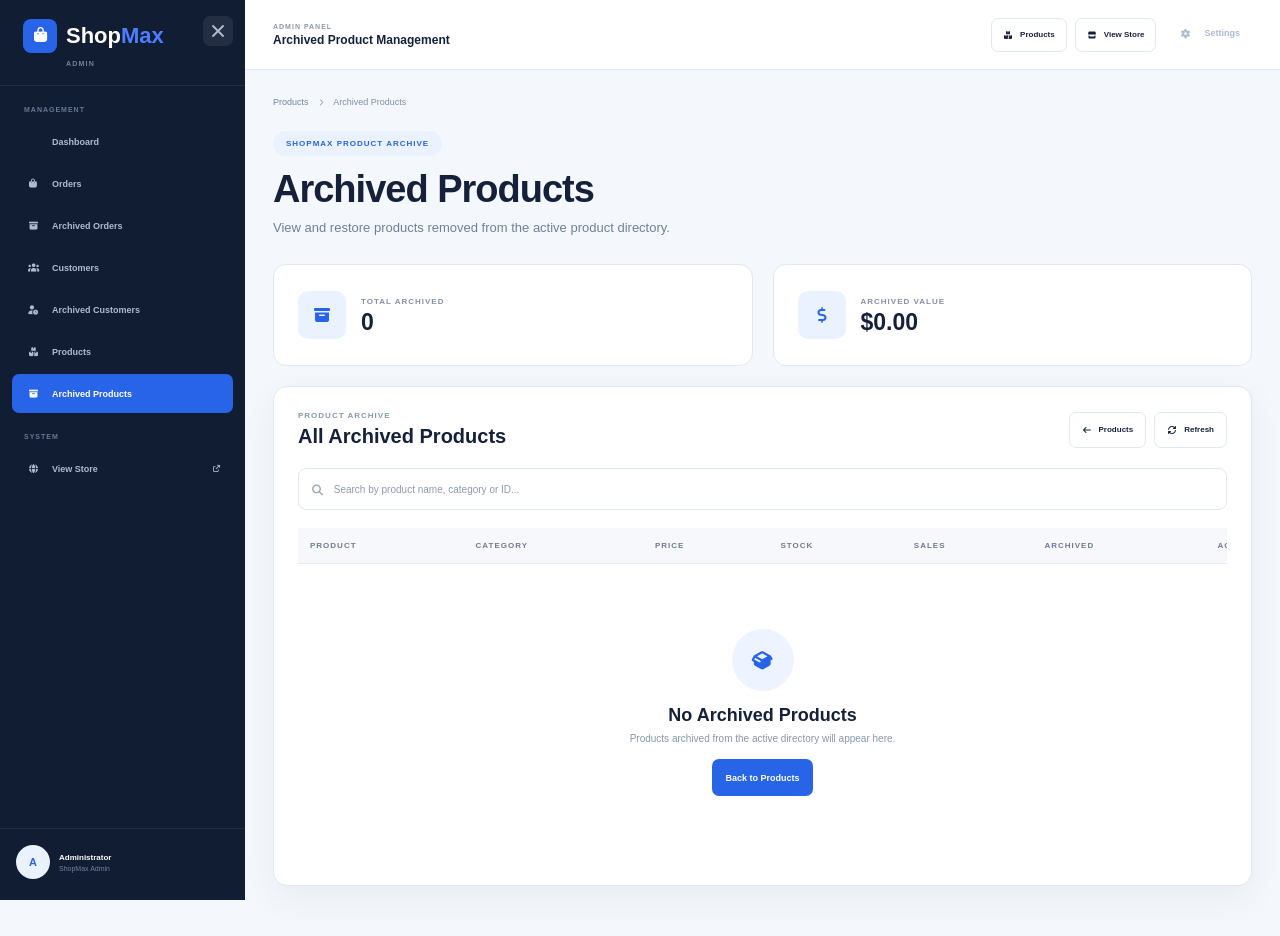
<file: archivedProducts.html>
<!DOCTYPE html>
<html lang="en">

<head>

    <meta charset="UTF-8">

    <meta
        name="viewport"
        content="width=device-width, initial-scale=1.0"
    >

    <meta
        name="description"
        content="Manage archived ShopMax products"
    >

    <title>
        Archived Products | ShopMax Admin
    </title>


    <!-- =====================================================
         FONT AWESOME
    ====================================================== -->

    <link
        rel="stylesheet"
        href="assets/fontawesome/fontCss/all.min.css"
    >


    <!-- =====================================================
         SHARED ADMIN SHELL
    ====================================================== -->

    <link
        rel="stylesheet"
        href="assets/css/admin.css"
    >


    <!-- =====================================================
         ARCHIVED PRODUCTS
    ====================================================== -->

    <link
        rel="stylesheet"
        href="assets/css/archivedProducts.css"
    >

</head>


<body>


<div
    class="admin-layout"
    id="adminLayout"
>


    <!-- =====================================================
         DESKTOP SIDEBAR TOGGLE
    ====================================================== -->

    <button
        type="button"
        class="sidebar-toggle-control"
        id="sidebarToggleBtn"
        aria-label="Close sidebar"
        title="Close sidebar"
    >

        <i class="fa-solid fa-xmark"></i>

    </button>



    <!-- =====================================================
         SIDEBAR
         EXACT SAME STRUCTURE AS products.html
    ====================================================== -->

    <aside
        class="admin-sidebar"
        id="adminSidebar"
    >


        <div class="sidebar-brand">


            <a
                href="admin.html"
                class="admin-logo"
            >

                <span class="logo-icon">

                    <i
                        class="fa-solid fa-bag-shopping"
                    ></i>

                </span>


                <span style="display:flex;">

                    Shop<span>
                        Max
                    </span>

                </span>

            </a>



            <button
                type="button"
                class="sidebar-mobile-close"
                id="sidebarMobileClose"
                aria-label="Close sidebar"
                title="Close sidebar"
            >

                <i class="fa-solid fa-xmark"></i>

            </button>



            <span class="admin-label">
                ADMIN
            </span>

        </div>



        <!-- =================================================
             NAVIGATION
        ================================================== -->

        <nav class="admin-nav">


            <div class="nav-section-title">
                MANAGEMENT
            </div>


            <!-- DASHBOARD -->

            <a
                href="admin.html"
                class="admin-nav-link"
            >

                <i class="fa-solid fa-grid-2"></i>

                <span>
                    Dashboard
                </span>

            </a>



            <!-- ORDERS -->

            <a
                href="orders.html"
                class="admin-nav-link"
            >

                <i class="fa-solid fa-bag-shopping"></i>

                <span>
                    Orders
                </span>

            </a>



            <!-- ARCHIVED ORDERS -->

            <a
                href="archivedOrders.html"
                class="admin-nav-link"
            >

                <i class="fa-solid fa-box-archive"></i>

                <span>
                    Archived Orders
                </span>

            </a>



            <!-- CUSTOMERS -->

            <a
                href="customers.html"
                class="admin-nav-link"
            >

                <i class="fa-solid fa-users"></i>

                <span>
                    Customers
                </span>

            </a>



            <!-- ARCHIVED CUSTOMERS -->

            <a
                href="archivedCustomers.html"
                class="admin-nav-link"
            >

                <i class="fa-solid fa-user-clock"></i>

                <span>
                    Archived Customers
                </span>

            </a>



            <!-- PRODUCTS -->

            <a
                href="products.html"
                class="admin-nav-link"
            >

                <i class="fa-solid fa-boxes-stacked"></i>

                <span>
                    Products
                </span>

            </a>



            <!-- ARCHIVED PRODUCTS - ACTIVE -->

            <a
                href="archivedProducts.html"
                class="admin-nav-link active"
            >

                <i class="fa-solid fa-box-archive"></i>

                <span>
                    Archived Products
                </span>

            </a>



            <!-- SYSTEM -->

            <div class="nav-section-title second">

                SYSTEM

            </div>



            <!-- VIEW STORE -->

            <a
                href="index.html"
                class="admin-nav-link public-link"
            >

                <i class="fa-solid fa-globe"></i>

                <span>
                    View Store
                </span>

                <i
                    class="fa-solid fa-arrow-up-right-from-square"
                ></i>

            </a>


        </nav>



        <!-- =================================================
             SIDEBAR FOOTER
        ================================================== -->

        <div class="sidebar-footer">

            <div class="admin-user">

                <div class="admin-avatar">
                    A
                </div>


                <div>

                    <strong>
                        Administrator
                    </strong>


                    <span>
                        ShopMax Admin
                    </span>

                </div>

            </div>

        </div>


    </aside>



    <!-- =====================================================
         MAIN ADMIN AREA
    ====================================================== -->

    <div class="admin-main">


        <!-- =================================================
             TOPBAR
        ================================================== -->

        <header class="admin-topbar">


            <div class="topbar-left">


                <button
                    type="button"
                    id="mobileSidebarToggle"
                    class="sidebar-toggle"
                    aria-label="Open sidebar"
                    title="Open sidebar"
                >

                    <i class="fa-solid fa-bars"></i>

                </button>


                <div>

                    <span class="topbar-label">
                        ADMIN PANEL
                    </span>


                    <strong>
                        Archived Product Management
                    </strong>

                </div>

            </div>



            <div class="topbar-right">


                <a
                    href="products.html"
                    class="store-btn"
                >

                    <i
                        class="fa-solid fa-boxes-stacked"
                    ></i>

                    Products

                </a>


                <a
                    href="index.html"
                    class="store-btn"
                >

                    <i
                        class="fa-solid fa-store"
                    ></i>

                    View Store

                </a>

                <!-- SETTINGS -->

<a
    href="settings.html"
    class="admin-nav-link"
>

    <i
        class="
            fa-solid
            fa-gear
        "
    ></i>


    <span>
        Settings
    </span>

</a>

            </div>


        </header>



        <!-- =================================================
             ARCHIVED PRODUCTS CONTENT
        ================================================== -->

        <main class="admin-content-wrap">


            <div class="container">


                <!-- =================================================
                     BREADCRUMB
                ================================================== -->

                <div class="breadcrumb">


                    <a href="products.html">

                        Products

                    </a>


                    <i
                        class="fa-solid fa-chevron-right"
                    ></i>


                    <span>

                        Archived Products

                    </span>


                </div>



                <!-- =================================================
                     PAGE HEADING
                ================================================== -->

                <section class="page-heading">


                    <span class="eyebrow">

                        SHOPMAX PRODUCT ARCHIVE

                    </span>


                    <h1>

                        Archived Products

                    </h1>


                    <p>

                        View and restore products removed
                        from the active product directory.

                    </p>


                </section>



                <!-- =================================================
                     STATS
                ================================================== -->

                <section class="archive-stats">


                    <!-- TOTAL ARCHIVED -->

                    <div class="stat-card">


                        <div class="stat-icon">

                            <i
                                class="fa-solid fa-box-archive"
                            ></i>

                        </div>


                        <div>

                            <span>
                                TOTAL ARCHIVED
                            </span>


                            <strong
                                id="totalArchivedProducts"
                            >
                                0
                            </strong>

                        </div>


                    </div>



                    <!-- ARCHIVED VALUE -->

                    <div class="stat-card">


                        <div class="stat-icon">

                            <i
                                class="fa-solid fa-dollar-sign"
                            ></i>

                        </div>


                        <div>

                            <span>
                                ARCHIVED VALUE
                            </span>


                            <strong
                                id="archivedProductValue"
                            >
                                $0.00
                            </strong>

                        </div>


                    </div>


                </section>



                <!-- =================================================
                     ARCHIVE PANEL
                ================================================== -->

                <section class="archive-panel">


                    <div class="panel-head">


                        <div>

                            <span class="panel-label">

                                PRODUCT ARCHIVE

                            </span>


                            <h2>

                                All Archived Products

                            </h2>

                        </div>



                        <div class="panel-actions">


                            <a
                                href="products.html"
                                class="back-products-btn"
                            >

                                <i
                                    class="fa-solid fa-arrow-left"
                                ></i>

                                Products

                            </a>


                            <button
                                type="button"
                                class="refresh-btn"
                                id="refreshArchivedProducts"
                            >

                                <i
                                    class="fa-solid fa-rotate"
                                ></i>

                                Refresh

                            </button>


                        </div>


                    </div>



                    <!-- =================================================
                         SEARCH
                    ================================================== -->

                    <div class="archive-search-wrap">


                        <i
                            class="fa-solid fa-magnifying-glass"
                        ></i>


                        <input
                            type="text"
                            id="archivedProductSearch"
                            placeholder="Search by product name, category or ID..."
                        >


                    </div>



                    <!-- =================================================
                         DESKTOP TABLE
                    ================================================== -->

                    <div class="table-wrap">


                        <table>


                            <thead>

                                <tr>

                                    <th>
                                        PRODUCT
                                    </th>


                                    <th>
                                        CATEGORY
                                    </th>


                                    <th>
                                        PRICE
                                    </th>


                                    <th>
                                        STOCK
                                    </th>


                                    <th>
                                        SALES
                                    </th>


                                    <th>
                                        ARCHIVED
                                    </th>


                                    <th>
                                        ACTION
                                    </th>

                                </tr>

                            </thead>


                            <tbody
                                id="archivedProductsTableBody"
                            ></tbody>


                        </table>


                    </div>



                    <!-- =================================================
                         MOBILE PRODUCTS
                    ================================================== -->

                    <div
                        class="mobile-archived-products"
                        id="mobileArchivedProducts"
                    ></div>



                    <!-- =================================================
                         EMPTY
                    ================================================== -->

                    <div
                        class="archive-empty"
                        id="archivedProductsEmpty"
                    >


                        <div class="empty-icon">

                            <i
                                class="fa-solid fa-box-open"
                            ></i>

                        </div>


                        <h3>

                            No Archived Products

                        </h3>


                        <p>

                            Products archived from the active
                            directory will appear here.

                        </p>


                        <a
                            href="products.html"
                            class="empty-btn"
                        >

                            Back to Products

                        </a>


                    </div>


                </section>


            </div>


        </main>


    </div>


    <!-- =====================================================
         PRODUCT DETAILS MODAL
    ====================================================== -->

    <div
        class="product-details-modal"
        id="archivedProductDetailsModal"
        aria-hidden="true"
    >


        <div
            class="product-modal-overlay"
            id="archivedProductModalOverlay"
        ></div>


        <div class="product-modal-dialog">


            <div class="product-modal-header">


                <div>

                    <span>
                        ARCHIVED PRODUCT
                    </span>


                    <h3
                        id="archivedProductModalTitle"
                    >
                        Product
                    </h3>

                </div>


                <button
                    type="button"
                    class="modal-close"
                    id="archivedProductModalClose"
                >

                    <i
                        class="fa-solid fa-xmark"
                    ></i>

                </button>


            </div>


            <div
                class="product-modal-body"
                id="archivedProductModalBody"
            ></div>


        </div>


    </div>



    <!-- =====================================================
         RESTORE MODAL
    ====================================================== -->

    <div
        class="restore-modal"
        id="restoreProductModal"
        aria-hidden="true"
    >


        <div
            class="restore-overlay"
            data-close-restore
        ></div>


        <div class="restore-dialog">


            <div class="restore-icon">

                <i
                    class="fa-solid fa-rotate-left"
                ></i>

            </div>


            <h3>

                Restore Product?

            </h3>


            <p
                id="restoreProductMessage"
            >

                Restore this product?

            </p>


            <div class="restore-note">

                The product will return to the active
                product list. Existing admin changes
                will be preserved.

            </div>


            <div class="restore-actions">


                <button
                    type="button"
                    class="cancel-btn"
                    data-close-restore
                >

                    Cancel

                </button>


                <button
                    type="button"
                    class="restore-confirm-btn"
                    id="confirmRestoreProduct"
                >

                    <i
                        class="fa-solid fa-rotate-left"
                    ></i>

                    Restore Product

                </button>


            </div>


        </div>


    </div>



    <!-- =====================================================
         JAVASCRIPT
         UNCHANGED
    ====================================================== -->

<script src="assets/js/archivedProducts.js"></script>

<script>
document.addEventListener("DOMContentLoaded", function () {

    const adminLayout =
        document.getElementById("adminLayout");

    const adminSidebar =
        document.getElementById("adminSidebar");

    const sidebarToggleBtn =
        document.getElementById("sidebarToggleBtn");

    const mobileSidebarToggle =
        document.getElementById("mobileSidebarToggle");

    const sidebarMobileClose =
        document.getElementById("sidebarMobileClose");


    /* =====================================================
       DESKTOP SIDEBAR TOGGLE
    ====================================================== */

    sidebarToggleBtn?.addEventListener(
        "click",
        function () {

            if (window.innerWidth <= 900) {
                return;
            }

            const collapsed =
                adminLayout.classList.contains(
                    "sidebar-collapsed"
                );


            if (collapsed) {

                adminLayout.classList.remove(
                    "sidebar-collapsed"
                );

                const icon =
                    sidebarToggleBtn.querySelector("i");

                icon?.classList.remove("fa-bars");

                icon?.classList.add("fa-xmark");

            } else {

                adminLayout.classList.add(
                    "sidebar-collapsed"
                );

                const icon =
                    sidebarToggleBtn.querySelector("i");

                icon?.classList.remove("fa-xmark");

                icon?.classList.add("fa-bars");

            }

        }
    );


    /* =====================================================
       MOBILE SIDEBAR OPEN
    ====================================================== */

    mobileSidebarToggle?.addEventListener(
        "click",
        function () {

            if (window.innerWidth > 900) {
                return;
            }

            adminSidebar?.classList.add("open");

        }
    );


    /* =====================================================
       MOBILE SIDEBAR CLOSE
    ====================================================== */

    sidebarMobileClose?.addEventListener(
        "click",
        function () {

            if (window.innerWidth > 900) {
                return;
            }

            adminSidebar?.classList.remove("open");

        }
    );

});
</script>


</body>

</html>
</file>
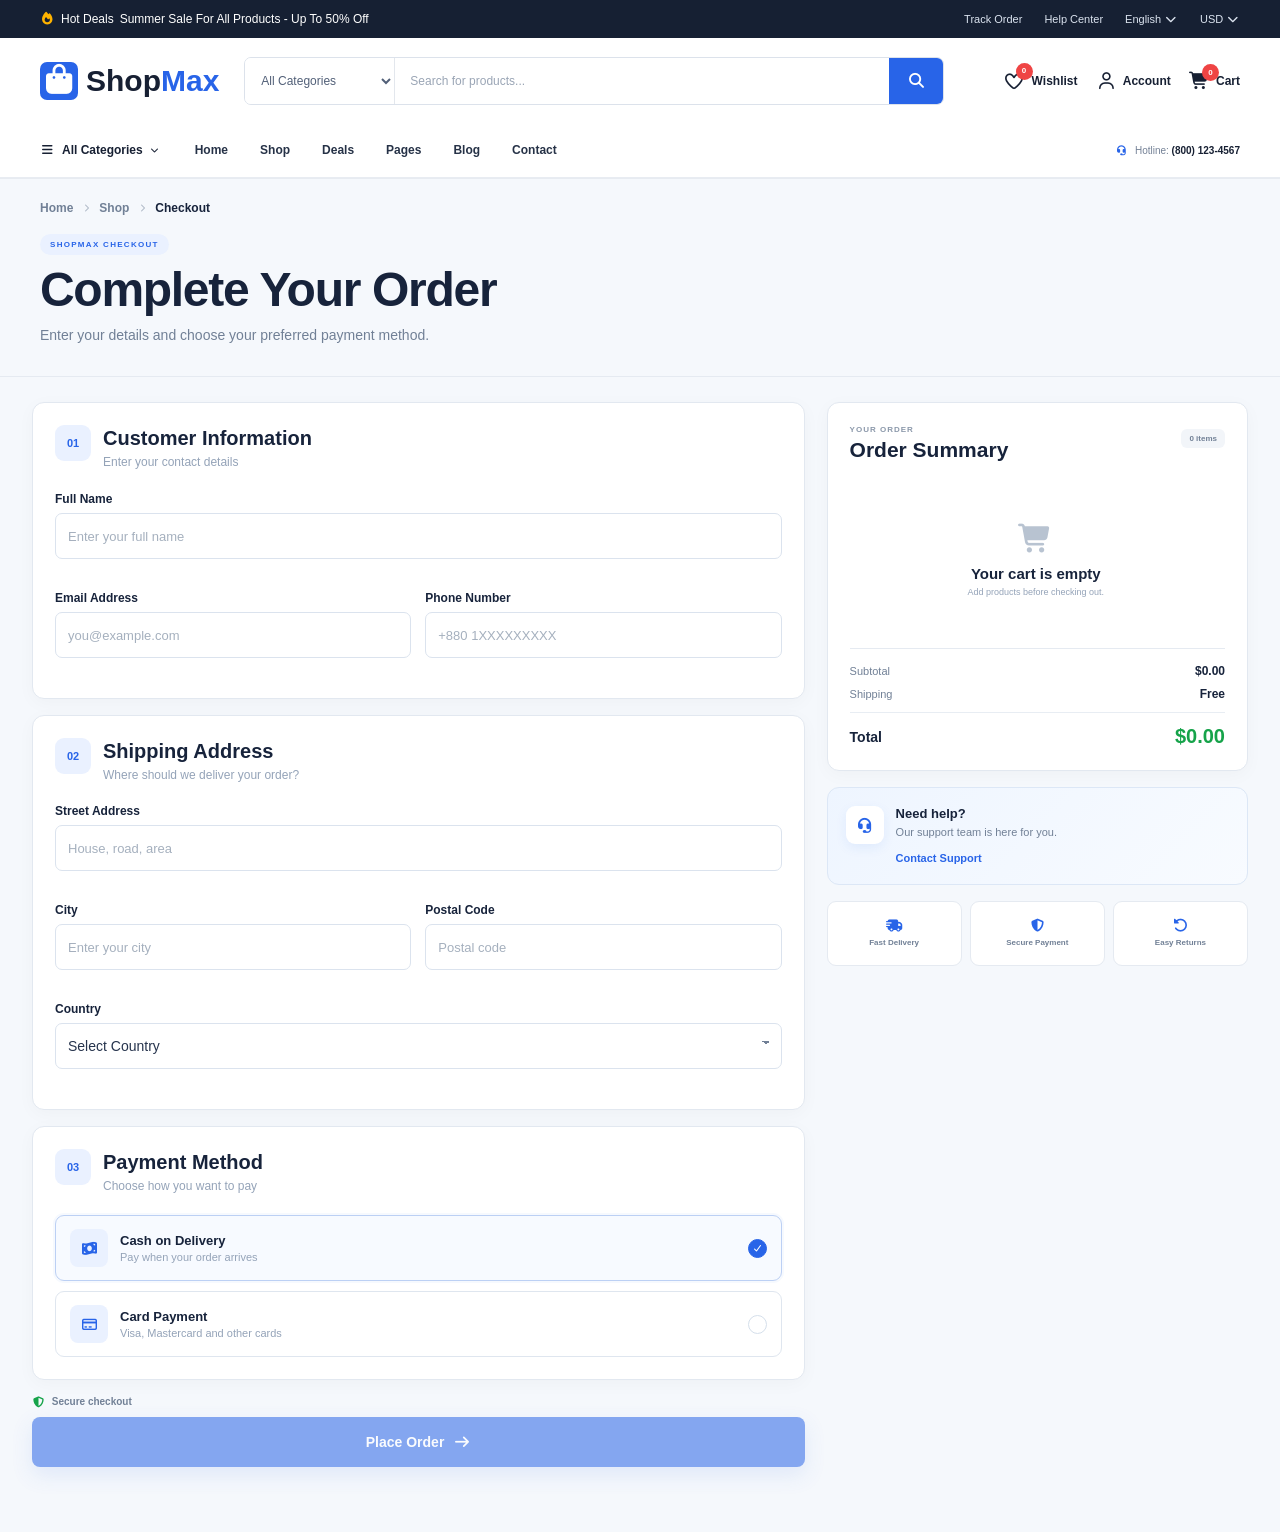
<file: checkout.html>
<!DOCTYPE html>
<html lang="en">

<head>

    <meta charset="UTF-8">

    <meta
        name="viewport"
        content="width=device-width, initial-scale=1.0"
    >

    <meta
        name="description"
        content="ShopMax Checkout"
    >

    <title>
        Checkout | ShopMax
    </title>


    <!-- =====================================================
         FONT AWESOME
    ====================================================== -->

    <link rel="stylesheet" href="assets/fontawesome/fontCss/all.min.css">


    <!-- =====================================================
         GLOBAL CSS
    ====================================================== -->

    <link
        rel="stylesheet"
        href="assets/css/style.css"
    >


    <!-- =====================================================
         CHECKOUT CSS
    ====================================================== -->

    <link
        rel="stylesheet"
        href="assets/css/checkout.css"
    >

</head>


<body>


<!-- =========================================================
     TOP BAR
========================================================= -->

<div class="top-bar">

    <div class="container top-bar-inner">

        <div class="top-sale">

            <i class="fa-solid fa-fire"></i>

            Hot Deals

            <span>
                Summer Sale For All Products - Up To 50% Off
            </span>

        </div>


        <div class="top-links">

            <a href="#">
                Track Order
            </a>

            <a href="#">
                Help Center
            </a>

            <button type="button">
                English
                <i class="fa-solid fa-chevron-down"></i>
            </button>

            <button type="button">
                USD
                <i class="fa-solid fa-chevron-down"></i>
            </button>

        </div>

    </div>

</div>



<!-- =========================================================
     HEADER
========================================================= -->

<header class="header">

    <div class="container header-main">


        <!-- LOGO -->

        <a
            href="index.html"
            class="logo"
        >

            <span class="logo-icon">
                <i class="fa-solid fa-bag-shopping"></i>
            </span>

            <span>
                Shop<span>Max</span>
            </span>

        </a>



        <!-- SEARCH -->

        <div class="search-box">

            <select
                id="checkoutHeaderCategory"
                aria-label="Search category"
            >

                <option value="all">
                    All Categories
                </option>

                <option value="electronics">
                    Electronics
                </option>

                <option value="jewelery">
                    Jewelry
                </option>

                <option value="men's clothing">
                    Men's Clothing
                </option>

                <option value="women's clothing">
                    Women's Clothing
                </option>

            </select>


            <input
                type="text"
                id="checkoutSearch"
                placeholder="Search for products..."
                autocomplete="off"
            >


            <button
                type="button"
                id="checkoutSearchBtn"
                aria-label="Search"
            >

                <i class="fa-solid fa-magnifying-glass"></i>

            </button>

        </div>



        <!-- HEADER ACTIONS -->

        <div class="header-actions">


            <!-- WISHLIST -->

            <button
                type="button"
                class="header-action"
                id="checkoutWishlistBtn"
            >

                <span
                    class="wishlist-icon-wrap"
                >

                    <i
                        class="fa-regular fa-heart"
                    ></i>

                    <b
                        id="checkoutWishlistCount"
                    >
                        0
                    </b>

                </span>


                <span>
                    Wishlist
                </span>

            </button>



            <!-- ACCOUNT -->

            <button
                type="button"
                class="header-action"
            >

                <i
                    class="fa-regular fa-user"
                ></i>

                <span>
                    Account
                </span>

            </button>



            <!-- CART -->

            <button
                type="button"
                class="header-action"
                id="checkoutCartBtn"
            >

                <span
                    class="cart-icon-wrap"
                >

                    <i
                        class="fa-solid fa-cart-shopping"
                    ></i>

                    <b
                        id="checkoutCartCount"
                    >
                        0
                    </b>

                </span>


                <span>
                    Cart
                </span>

            </button>

        </div>

    </div>



    <!-- =====================================================
         NAVIGATION
    ====================================================== -->

    <div class="navigation">

        <div class="container navigation-inner">


            <!-- ALL CATEGORIES -->

            <div
                class="categories-wrapper"
            >

                <button
                    type="button"
                    class="categories-btn"
                    id="checkoutCategoriesBtn"
                >

                    <i class="fa-solid fa-bars"></i>

                    All Categories

                    <i
                        class="
                            fa-solid
                            fa-chevron-down
                            arrow
                        "
                    ></i>

                </button>

            </div>



            <!-- NAV LINKS -->

            <nav class="nav-links">

                <a href="index.html">
                    Home
                </a>

                <a href="shop.html">
                    Shop
                </a>

                <a href="#">
                    Deals
                </a>

                <a href="#">
                    Pages
                </a>

                <a href="#">
                    Blog
                </a>

                <a href="#">
                    Contact
                </a>

            </nav>



            <!-- HOTLINE -->

            <div class="hotline">

                <i
                    class="fa-solid fa-headset"
                ></i>

                Hotline:

                <strong>
                    (800) 123-4567
                </strong>

            </div>

        </div>

    </div>

</header>



<!-- =========================================================
     CHECKOUT HERO / BREADCRUMB
========================================================= -->

<section class="checkout-hero">

    <div class="container">

        <div class="checkout-breadcrumb">

            <a href="index.html">
                Home
            </a>

            <i
                class="
                    fa-solid
                    fa-chevron-right
                "
            ></i>

            <a href="shop.html">
                Shop
            </a>

            <i
                class="
                    fa-solid
                    fa-chevron-right
                "
            ></i>

            <span>
                Checkout
            </span>

        </div>


        <div class="checkout-title">

            <span>
                SHOPMAX CHECKOUT
            </span>

            <h1>
                Complete Your Order
            </h1>

            <p>
                Enter your details and choose your preferred payment method.
            </p>

        </div>

    </div>

</section>



<!-- =========================================================
     CHECKOUT PAGE
========================================================= -->

<main class="checkout-page">

    <div class="container checkout-container">


        <!-- =================================================
             LEFT SIDE
        ================================================== -->

        <section class="checkout-left">


            <!-- CUSTOMER INFORMATION -->

            <div class="checkout-card">

                <div class="checkout-card-heading">

                    <div class="checkout-step">
                        01
                    </div>

                    <div>

                        <h2>
                            Customer Information
                        </h2>

                        <p>
                            Enter your contact details
                        </p>

                    </div>

                </div>



                <div class="checkout-form-grid">


                    <!-- FULL NAME -->

                    <div class="form-group full">

                        <label for="checkoutName">
                            Full Name
                        </label>

                        <input
                            type="text"
                            id="checkoutName"
                            name="name"
                            placeholder="Enter your full name"
                            autocomplete="name"
                        >

                        <small
                            class="form-error"
                            id="checkoutNameError"
                        ></small>

                    </div>



                    <!-- EMAIL -->

                    <div class="form-group">

                        <label for="checkoutEmail">
                            Email Address
                        </label>

                        <input
                            type="email"
                            id="checkoutEmail"
                            name="email"
                            placeholder="you@example.com"
                            autocomplete="email"
                        >

                        <small
                            class="form-error"
                            id="checkoutEmailError"
                        ></small>

                    </div>



                    <!-- PHONE -->

                    <div class="form-group">

                        <label for="checkoutPhone">
                            Phone Number
                        </label>

                        <input
                            type="tel"
                            id="checkoutPhone"
                            name="phone"
                            placeholder="+880 1XXXXXXXXX"
                            autocomplete="tel"
                        >

                        <small
                            class="form-error"
                            id="checkoutPhoneError"
                        ></small>

                    </div>

                </div>

            </div>



            <!-- SHIPPING ADDRESS -->

            <div class="checkout-card">

                <div class="checkout-card-heading">

                    <div class="checkout-step">
                        02
                    </div>

                    <div>

                        <h2>
                            Shipping Address
                        </h2>

                        <p>
                            Where should we deliver your order?
                        </p>

                    </div>

                </div>



                <div class="checkout-form-grid">


                    <!-- ADDRESS -->

                    <div class="form-group full">

                        <label for="checkoutAddress">
                            Street Address
                        </label>

                        <input
                            type="text"
                            id="checkoutAddress"
                            name="address"
                            placeholder="House, road, area"
                            autocomplete="street-address"
                        >

                        <small
                            class="form-error"
                            id="checkoutAddressError"
                        ></small>

                    </div>



                    <!-- CITY -->

                    <div class="form-group">

                        <label for="checkoutCity">
                            City
                        </label>

                        <input
                            type="text"
                            id="checkoutCity"
                            name="city"
                            placeholder="Enter your city"
                            autocomplete="address-level2"
                        >

                        <small
                            class="form-error"
                            id="checkoutCityError"
                        ></small>

                    </div>



                    <!-- POSTAL -->

                    <div class="form-group">

                        <label for="checkoutPostal">
                            Postal Code
                        </label>

                        <input
                            type="text"
                            id="checkoutPostal"
                            name="postal"
                            placeholder="Postal code"
                            autocomplete="postal-code"
                        >

                        <small
                            class="form-error"
                            id="checkoutPostalError"
                        ></small>

                    </div>



                    <!-- COUNTRY -->

                    <div class="form-group full">

                        <label for="checkoutCountry">
                            Country
                        </label>

                        <select
                            id="checkoutCountry"
                            name="country"
                            autocomplete="country-name"
                        >

                            <option value="">
                                Select Country
                            </option>

                            <option value="Bangladesh">
                                Bangladesh
                            </option>

                            <option value="India">
                                India
                            </option>

                            <option value="Pakistan">
                                Pakistan
                            </option>

                            <option value="United States">
                                United States
                            </option>

                            <option value="United Kingdom">
                                United Kingdom
                            </option>

                        </select>

                        <small
                            class="form-error"
                            id="checkoutCountryError"
                        ></small>

                    </div>

                </div>

            </div>



            <!-- PAYMENT -->

            <div class="checkout-card">

                <div class="checkout-card-heading">

                    <div class="checkout-step">
                        03
                    </div>

                    <div>

                        <h2>
                            Payment Method
                        </h2>

                        <p>
                            Choose how you want to pay
                        </p>

                    </div>

                </div>



                <div
                    class="payment-methods"
                    id="paymentMethods"
                >


                    <!-- CASH ON DELIVERY -->

                    <label
                        class="payment-option active"
                    >

                        <input
                            type="radio"
                            name="payment"
                            value="cod"
                            checked
                        >

                        <span
                            class="payment-icon"
                        >

                            <i
                                class="
                                    fa-solid
                                    fa-money-bill-wave
                                "
                            ></i>

                        </span>


                        <span
                            class="payment-content"
                        >

                            <strong>
                                Cash on Delivery
                            </strong>

                            <small>
                                Pay when your order arrives
                            </small>

                        </span>


                        <span
                            class="payment-check"
                        >

                            <i
                                class="
                                    fa-solid
                                    fa-check
                                "
                            ></i>

                        </span>

                    </label>



                    <!-- CARD -->

                    <label
                        class="payment-option"
                    >

                        <input
                            type="radio"
                            name="payment"
                            value="card"
                        >

                        <span
                            class="payment-icon"
                        >

                            <i
                                class="
                                    fa-regular
                                    fa-credit-card
                                "
                            ></i>

                        </span>


                        <span
                            class="payment-content"
                        >

                            <strong>
                                Card Payment
                            </strong>

                            <small>
                                Visa, Mastercard and other cards
                            </small>

                        </span>


                        <span
                            class="payment-check"
                        >

                            <i
                                class="
                                    fa-solid
                                    fa-check
                                "
                            ></i>

                        </span>

                    </label>

                </div>



                <!-- CARD FIELDS -->

                <div
                    class="card-payment-fields"
                    id="cardPaymentFields"
                    hidden
                >

                    <div class="form-group">

                        <label for="cardNumber">
                            Card Number
                        </label>

                        <input
                            type="text"
                            id="cardNumber"
                            inputmode="numeric"
                            autocomplete="cc-number"
                            placeholder="1234 5678 9012 3456"
                        >

                    </div>


                    <div class="checkout-form-grid">

                        <div class="form-group">

                            <label for="cardExpiry">
                                Expiry Date
                            </label>

                            <input
                                type="text"
                                id="cardExpiry"
                                inputmode="numeric"
                                autocomplete="cc-exp"
                                placeholder="MM/YY"
                            >

                        </div>


                        <div class="form-group">

                            <label for="cardCvv">
                                CVV
                            </label>

                            <input
                                type="password"
                                id="cardCvv"
                                inputmode="numeric"
                                autocomplete="cc-csc"
                                placeholder="123"
                            >

                        </div>

                    </div>

                </div>

            </div>



            <!-- PLACE ORDER -->

            <div class="checkout-place-order">

                <div class="secure-checkout">

                    <i
                        class="
                            fa-solid
                            fa-shield-halved
                        "
                    ></i>

                    <span>
                        Secure checkout
                    </span>

                </div>


                <button
                    type="button"
                    id="placeOrderBtn"
                    class="place-order-btn"
                >

                    <span>
                        Place Order
                    </span>

                    <i
                        class="
                            fa-solid
                            fa-arrow-right
                        "
                    ></i>

                </button>

            </div>

        </section>



        <!-- =================================================
             RIGHT SIDE
        ================================================== -->

        <aside class="checkout-right">


            <!-- ORDER SUMMARY -->

            <div class="checkout-summary-card">

                <div class="summary-heading">

                    <div>

                        <span>
                            YOUR ORDER
                        </span>

                        <h2>
                            Order Summary
                        </h2>

                    </div>

                    <span
                        id="checkoutSummaryCount"
                        class="summary-count"
                    >
                        0 items
                    </span>

                </div>



                <!-- SUMMARY ITEMS -->

                <div
                    class="checkout-summary-items"
                    id="checkoutSummaryItems"
                >
                    <!-- Generated by checkout.js -->
                </div>



                <!-- SUMMARY TOTALS -->

                <div class="summary-totals">

                    <div class="summary-row">

                        <span>
                            Subtotal
                        </span>

                        <strong
                            id="checkoutSubtotal"
                        >
                            $0.00
                        </strong>

                    </div>


                    <div class="summary-row">

                        <span>
                            Shipping
                        </span>

                        <strong
                            id="checkoutShipping"
                        >
                            Free
                        </strong>

                    </div>


                    <div class="summary-divider"></div>


                    <div
                        class="
                            summary-row
                            summary-total
                        "
                    >

                        <span>
                            Total
                        </span>

                        <strong
                            id="checkoutTotal"
                        >
                            $0.00
                        </strong>

                    </div>

                </div>

            </div>



            <!-- HELP CARD -->

            <div class="checkout-help-card">

                <div class="help-icon">

                    <i
                        class="
                            fa-solid
                            fa-headset
                        "
                    ></i>

                </div>

                <div>

                    <strong>
                        Need help?
                    </strong>

                    <p>
                        Our support team is here for you.
                    </p>

                    <a href="#">
                        Contact Support
                    </a>

                </div>

            </div>



            <!-- TRUST FEATURES -->

            <div class="checkout-trust">

                <div>

                    <i
                        class="
                            fa-solid
                            fa-truck-fast
                        "
                    ></i>

                    <span>
                        Fast Delivery
                    </span>

                </div>


                <div>

                    <i
                        class="
                            fa-solid
                            fa-shield-halved
                        "
                    ></i>

                    <span>
                        Secure Payment
                    </span>

                </div>


                <div>

                    <i
                        class="
                            fa-solid
                            fa-rotate-left
                        "
                    ></i>

                    <span>
                        Easy Returns
                    </span>

                </div>

            </div>

        </aside>

    </div>

</main>



<!-- =========================================================
     SUCCESS MODAL
========================================================= -->

<div
    class="order-success-modal"
    id="orderSuccessModal"
    aria-hidden="true"
>

    <div
        class="order-success-overlay"
        id="orderSuccessOverlay"
    ></div>


    <div class="order-success-content">

        <div class="success-icon">

            <i
                class="
                    fa-solid
                    fa-check
                "
            ></i>

        </div>


        <h2>
            Order Placed Successfully!
        </h2>


        <p>
            Thank you for shopping with ShopMax.
        </p>


        <strong
            id="orderNumber"
        >
            Order #SHOP-000001
        </strong>


        <button
            type="button"
            id="continueShoppingBtn"
        >

            Continue Shopping

            <i
                class="
                    fa-solid
                    fa-arrow-right
                "
            ></i>

        </button>

    </div>

</div>



<!-- =========================================================
     JAVASCRIPT
========================================================= -->

<script
    src="assets/js/checkout.js"
></script>


</body>

</html>
</file>
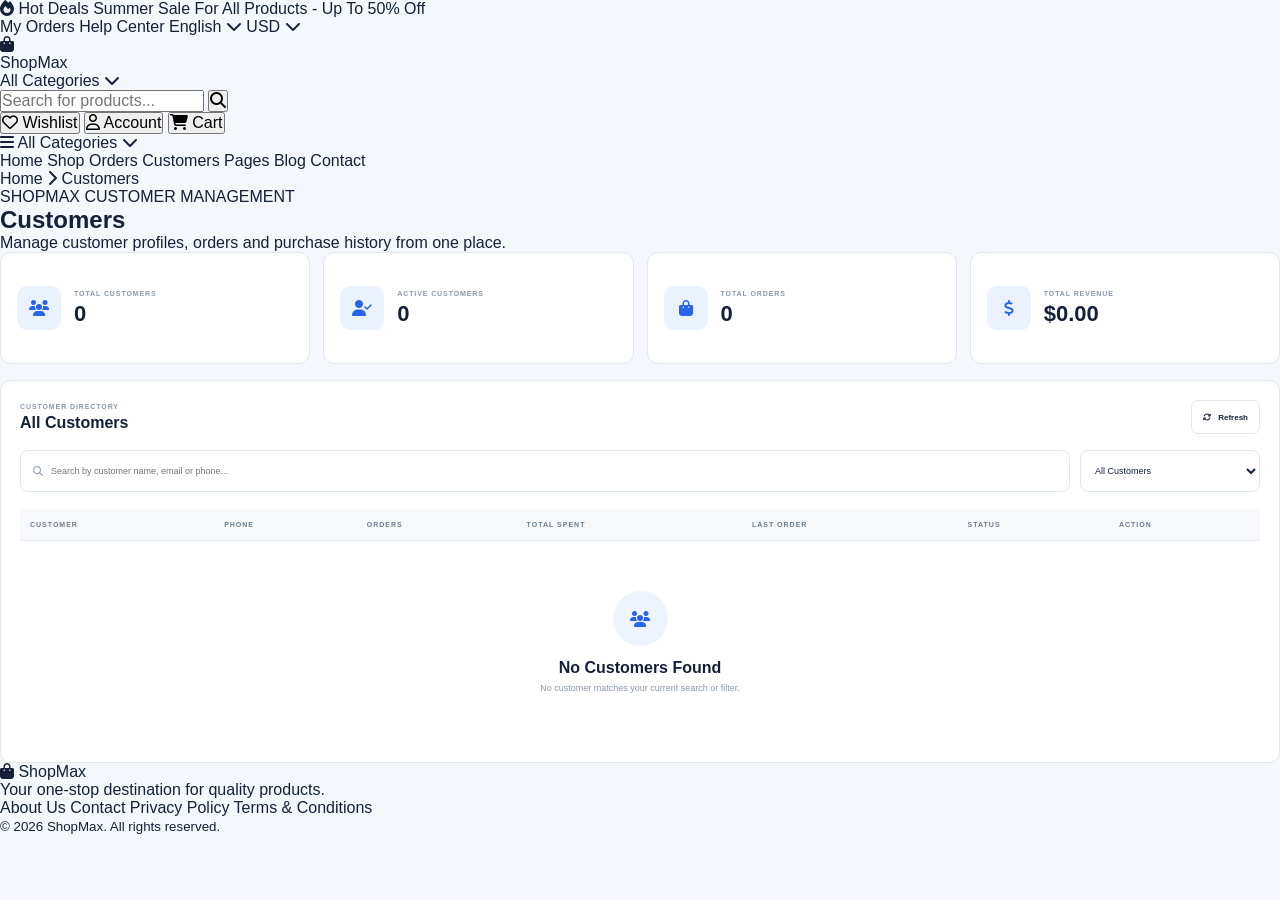
<file: customers.html>
<!DOCTYPE html>
<html lang="en">

<head>

    <meta charset="UTF-8">

    <meta
        name="viewport"
        content="width=device-width, initial-scale=1.0"
    >

    <title>Customers | ShopMax</title>


    <link
        rel="stylesheet"
        href="https://cdnjs.cloudflare.com/ajax/libs/font-awesome/6.5.2/css/all.min.css"
    >


    <link
        rel="stylesheet"
        href="assets/css/customers.css"
    >

</head>


<body>


    <!-- =====================================================
         TOP BAR
    ====================================================== -->

    <div class="topbar">

        <div class="container topbar-inner">

            <div class="hot-deal">

                <i class="fa-solid fa-fire"></i>

                Hot Deals Summer Sale For All Products
                - Up To 50% Off

            </div>


            <div class="top-links">

                <a href="orders.html">
                    My Orders
                </a>


                <a href="#">
                    Help Center
                </a>


                <span>
                    English
                    <i class="fa-solid fa-chevron-down"></i>
                </span>


                <span>
                    USD
                    <i class="fa-solid fa-chevron-down"></i>
                </span>

            </div>

        </div>

    </div>



    <!-- =====================================================
         HEADER
    ====================================================== -->

    <header class="main-header">

        <div class="container header-inner">


            <a
                href="index.html"
                class="brand"
            >

                <div class="brand-icon">

                    <i
                        class="fa-solid fa-bag-shopping"
                    ></i>

                </div>


                <span>
                    Shop<span>Max</span>
                </span>

            </a>



            <div class="header-search">

                <div class="category-select">

                    All Categories

                    <i
                        class="fa-solid fa-chevron-down"
                    ></i>

                </div>


                <input
                    type="text"
                    id="globalSearch"
                    placeholder="Search for products..."
                >


                <button
                    type="button"
                    id="globalSearchBtn"
                >

                    <i
                        class="
                            fa-solid
                            fa-magnifying-glass
                        "
                    ></i>

                </button>

            </div>



            <div class="header-actions">

                <button
                    type="button"
                    onclick="location.href='index.html'"
                >

                    <i
                        class="
                            fa-regular
                            fa-heart
                        "
                    ></i>

                    Wishlist

                </button>


                <button type="button">

                    <i
                        class="
                            fa-regular
                            fa-user
                        "
                    ></i>

                    Account

                </button>


                <button
                    type="button"
                    onclick="location.href='shop.html'"
                >

                    <i
                        class="
                            fa-solid
                            fa-cart-shopping
                        "
                    ></i>

                    Cart

                </button>

            </div>

        </div>



        <div class="nav-row">

            <div class="container nav-inner">


                <div class="categories-link">

                    <i
                        class="
                            fa-solid
                            fa-bars
                        "
                    ></i>


                    All Categories


                    <i
                        class="
                            fa-solid
                            fa-chevron-down
                        "
                    ></i>

                </div>



                <nav>

                    <a href="index.html">
                        Home
                    </a>


                    <a href="shop.html">
                        Shop
                    </a>


                    <a href="orders.html">
                        Orders
                    </a>


                    <a href="customers.html"
                       class="active"
                    >
                        Customers
                    </a>


                    <a href="#">
                        Pages
                    </a>


                    <a href="#">
                        Blog
                    </a>


                    <a href="#">
                        Contact
                    </a>

                </nav>

            </div>

        </div>

    </header>



    <!-- =====================================================
         MAIN
    ====================================================== -->

    <main>

        <div class="container">


            <!-- Breadcrumb -->

            <div class="breadcrumb">

                <a href="index.html">
                    Home
                </a>


                <i
                    class="
                        fa-solid
                        fa-chevron-right
                    "
                ></i>


                <span>
                    Customers
                </span>

            </div>



            <!-- Page Heading -->

            <section class="page-heading">

                <span class="eyebrow">
                    SHOPMAX CUSTOMER MANAGEMENT
                </span>


                <h1>
                    Customers
                </h1>


                <p>
                    Manage customer profiles, orders and
                    purchase history from one place.
                </p>

            </section>



            <!-- =================================================
                 STATS
            ================================================== -->

            <section class="customer-stats">


                <div class="stat-card">

                    <div class="stat-icon">

                        <i
                            class="
                                fa-solid
                                fa-users
                            "
                        ></i>

                    </div>


                    <div>

                        <span>
                            TOTAL CUSTOMERS
                        </span>


                        <strong
                            id="totalCustomers"
                        >
                            0
                        </strong>

                    </div>

                </div>



                <div class="stat-card">

                    <div class="stat-icon">

                        <i
                            class="
                                fa-solid
                                fa-user-check
                            "
                        ></i>

                    </div>


                    <div>

                        <span>
                            ACTIVE CUSTOMERS
                        </span>


                        <strong
                            id="activeCustomers"
                        >
                            0
                        </strong>

                    </div>

                </div>



                <div class="stat-card">

                    <div class="stat-icon">

                        <i
                            class="
                                fa-solid
                                fa-bag-shopping
                            "
                        ></i>

                    </div>


                    <div>

                        <span>
                            TOTAL ORDERS
                        </span>


                        <strong
                            id="customerOrderCount"
                        >
                            0
                        </strong>

                    </div>

                </div>



                <div class="stat-card">

                    <div class="stat-icon">

                        <i
                            class="
                                fa-solid
                                fa-dollar-sign
                            "
                        ></i>

                    </div>


                    <div>

                        <span>
                            TOTAL REVENUE
                        </span>


                        <strong
                            id="customerRevenue"
                        >
                            $0.00
                        </strong>

                    </div>

                </div>

            </section>



            <!-- =================================================
                 CUSTOMER PANEL
            ================================================== -->

            <section class="customer-panel">


                <div class="panel-head">


                    <div>

                        <span class="panel-label">
                            CUSTOMER DIRECTORY
                        </span>


                        <h2>
                            All Customers
                        </h2>

                    </div>


                    <button
                        type="button"
                        class="refresh-btn"
                        id="refreshCustomersBtn"
                    >

                        <i
                            class="
                                fa-solid
                                fa-rotate
                            "
                        ></i>

                        Refresh

                    </button>

                </div>



                <!-- Search -->

                <div class="customer-toolbar">


                    <div class="customer-search">

                        <i
                            class="
                                fa-solid
                                fa-magnifying-glass
                            "
                        ></i>


                        <input
                            type="text"
                            id="customerSearch"
                            placeholder="Search by customer name, email or phone..."
                        >

                    </div>


                    <select
                        id="customerFilter"
                        class="customer-filter"
                    >

                        <option value="all">
                            All Customers
                        </option>

                        <option value="active">
                            Active Customers
                        </option>

                        <option value="archived">
                            Archived Customers
                        </option>

                    </select>

                </div>



                <!-- =================================================
                     TABLE
                ================================================== -->

                <div class="table-wrap">

                    <table>

                        <thead>

                            <tr>

                                <th>
                                    CUSTOMER
                                </th>


                                <th>
                                    PHONE
                                </th>


                                <th>
                                    ORDERS
                                </th>


                                <th>
                                    TOTAL SPENT
                                </th>


                                <th>
                                    LAST ORDER
                                </th>


                                <th>
                                    STATUS
                                </th>


                                <th>
                                    ACTION
                                </th>

                            </tr>

                        </thead>


                        <tbody
                            id="customersTableBody"
                        ></tbody>

                    </table>

                </div>



                <!-- Mobile -->

                <div
                    class="mobile-customers"
                    id="mobileCustomers"
                ></div>



                <!-- Empty -->

                <div
                    class="customer-empty"
                    id="customerEmpty"
                >

                    <div class="empty-icon">

                        <i
                            class="
                                fa-solid
                                fa-users
                            "
                        ></i>

                    </div>


                    <h3>
                        No Customers Found
                    </h3>


                    <p>
                        No customer matches your current
                        search or filter.
                    </p>

                </div>

            </section>

        </div>

    </main>



    <!-- =====================================================
         CUSTOMER DETAILS MODAL
    ====================================================== -->

    <div
        class="customer-details-modal"
        id="customerDetailsModal"
        aria-hidden="true"
    >

        <div
            class="customer-modal-overlay"
            id="customerModalOverlay"
        ></div>


        <div
            class="customer-modal-dialog"
        >

            <div
                class="customer-modal-header"
            >

                <div>

                    <span>
                        CUSTOMER DETAILS
                    </span>


                    <h3
                        id="customerModalTitle"
                    >
                        Customer
                    </h3>

                </div>


                <button
                    type="button"
                    class="modal-close"
                    id="customerModalClose"
                >

                    <i
                        class="
                            fa-solid
                            fa-xmark
                        "
                    ></i>

                </button>

            </div>


            <div
                class="customer-modal-body"
                id="customerModalBody"
            ></div>

        </div>

    </div>



    <!-- =====================================================
         EDIT CUSTOMER MODAL
    ====================================================== -->

    <div
        class="customer-edit-modal"
        id="customerEditModal"
        aria-hidden="true"
    >

        <div
            class="customer-edit-overlay"
            data-close-edit
        ></div>


        <div
            class="customer-edit-dialog"
        >

            <div
                class="customer-edit-header"
            >

                <div>

                    <span>
                        CUSTOMER MANAGEMENT
                    </span>


                    <h3>
                        Edit Customer
                    </h3>


                    <p id="editCustomerIdentity">
                        Customer
                    </p>

                </div>


                <button
                    type="button"
                    class="modal-close"
                    data-close-edit
                >

                    <i
                        class="
                            fa-solid
                            fa-xmark
                        "
                    ></i>

                </button>

            </div>


            <form
                id="customerEditForm"
            >

                <div class="edit-grid">


                    <div class="edit-field">

                        <label>
                            CUSTOMER NAME
                        </label>


                        <input
                            type="text"
                            name="name"
                            required
                            maxlength="100"
                        >

                    </div>



                    <div class="edit-field">

                        <label>
                            PHONE
                        </label>


                        <input
                            type="text"
                            name="phone"
                            maxlength="30"
                        >

                    </div>



                    <div
                        class="
                            edit-field
                            full
                        "
                    >

                        <label>
                            EMAIL
                        </label>


                        <input
                            type="email"
                            name="email"
                            maxlength="150"
                        >

                    </div>



                    <div
                        class="
                            edit-field
                            full
                        "
                    >

                        <label>
                            ADDRESS
                        </label>


                        <input
                            type="text"
                            name="address"
                            maxlength="200"
                        >

                    </div>



                    <div class="edit-field">

                        <label>
                            CITY / DISTRICT
                        </label>


                        <input
                            type="text"
                            name="city"
                            maxlength="80"
                        >

                    </div>



                    <div class="edit-field">

                        <label>
                            POSTAL CODE
                        </label>


                        <input
                            type="text"
                            name="postal"
                            maxlength="20"
                        >

                    </div>

                </div>


                <div class="edit-footer">

                    <button
                        type="button"
                        class="cancel-btn"
                        data-close-edit
                    >
                        Cancel
                    </button>


                    <button
                        type="submit"
                        class="save-btn"
                    >

                        <i
                            class="
                                fa-solid
                                fa-check
                            "
                        ></i>

                        Save Changes

                    </button>

                </div>

            </form>

        </div>

    </div>



    <!-- =====================================================
         ARCHIVE CUSTOMER MODAL
    ====================================================== -->

    <div
        class="customer-archive-modal"
        id="customerArchiveModal"
        aria-hidden="true"
    >

        <div
            class="customer-archive-overlay"
            data-close-archive
        ></div>


        <div
            class="customer-archive-dialog"
        >

            <div class="archive-warning-icon">

                <i
                    class="
                        fa-solid
                        fa-box-archive
                    "
                ></i>

            </div>


            <h3>
                Archive Customer?
            </h3>


            <p
                id="archiveCustomerText"
            >
                Archive this customer?
            </p>


            <div class="archive-note">

                Customer profile will be hidden from the
                active customer list. Existing orders will
                not be deleted.

            </div>


            <div class="archive-actions">

                <button
                    type="button"
                    class="cancel-btn"
                    data-close-archive
                >
                    Cancel
                </button>


                <button
                    type="button"
                    class="archive-confirm-btn"
                    id="confirmArchiveCustomer"
                >

                    <i
                        class="
                            fa-solid
                            fa-box-archive
                        "
                    ></i>

                    Archive Customer

                </button>

            </div>

        </div>

    </div>



    <!-- =====================================================
         FOOTER
    ====================================================== -->

    <footer>

        <div class="container footer-inner">

            <div class="footer-logo">

                <i
                    class="
                        fa-solid
                        fa-bag-shopping
                    "
                ></i>

                Shop<span>Max</span>

            </div>


            <p>
                Your one-stop destination for quality products.
            </p>


            <div class="footer-links">

                <a href="#">
                    About Us
                </a>

                <a href="#">
                    Contact
                </a>

                <a href="#">
                    Privacy Policy
                </a>

                <a href="#">
                    Terms & Conditions
                </a>

            </div>


            <small>
                © 2026 ShopMax. All rights reserved.
            </small>

        </div>

    </footer>



    <script src="assets/js/customers.js"></script>

</body>

</html>
</file>
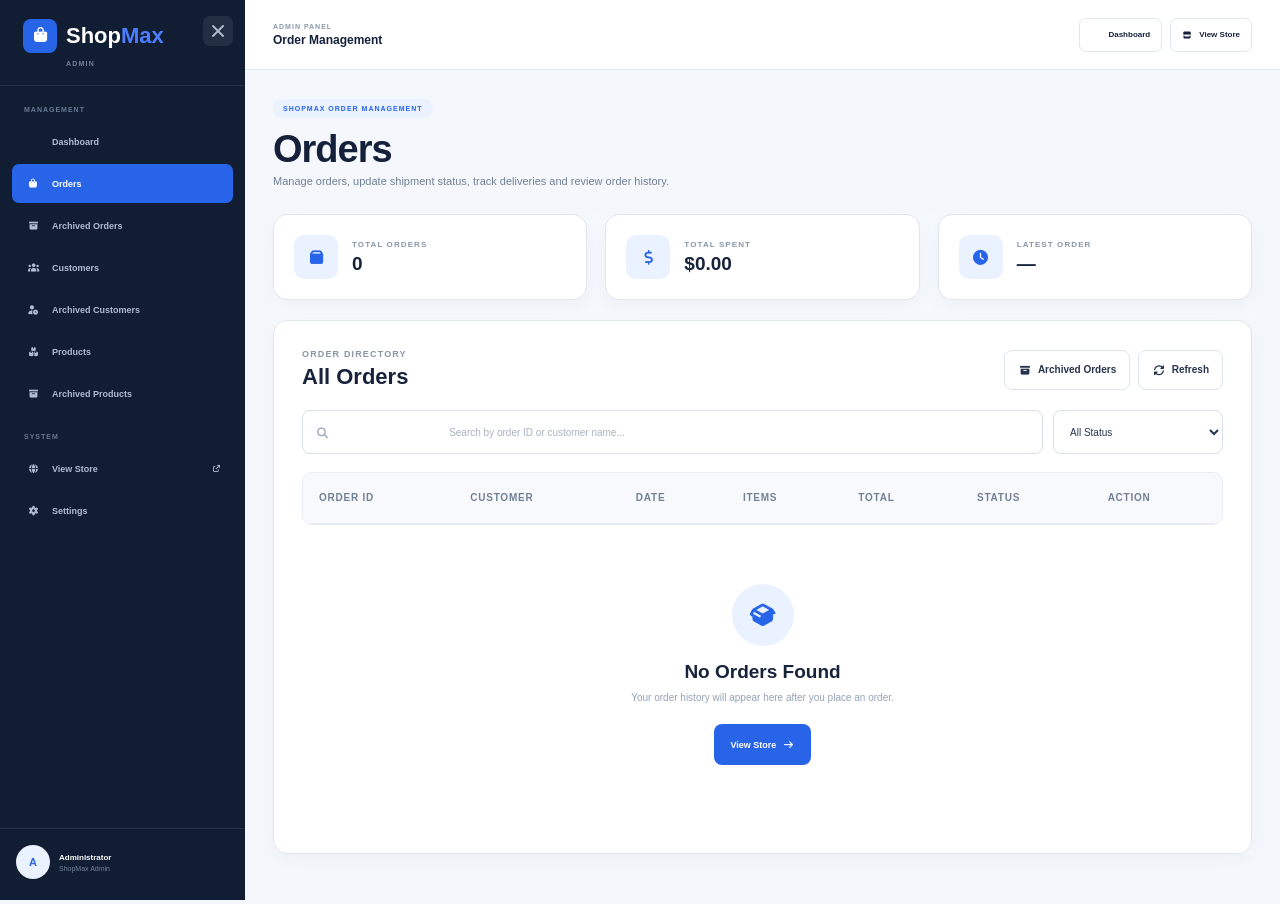
<file: orders.html>
<!DOCTYPE html>
<html lang="en">

<head>

    <meta charset="UTF-8">

    <meta
        name="viewport"
        content="width=device-width, initial-scale=1.0"
    >

    <meta
        name="description"
        content="Manage ShopMax orders"
    >

    <title>
        Orders | ShopMax Admin
    </title>


    <!-- =====================================================
         FONT AWESOME
    ====================================================== -->

    <link rel="stylesheet" href="assets/fontawesome/fontCss/all.min.css">



    <!-- =====================================================
         ORDERS CSS
    ====================================================== -->

    <link
        rel="stylesheet"
        href="assets/css/orders.css"
    >


    <!-- =====================================================
         ADMIN CSS
    ====================================================== -->

    <link
        rel="stylesheet"
        href="assets/css/admin.css"
    >


    <!-- =====================================================
         ORDERS + ADMIN ALIGNMENT
    ====================================================== -->

    <style>

        /* =================================================
           KEEP ORDERS CONTENT INSIDE ADMIN SHELL
        ================================================== */

        .admin-main .orders-hero {

            margin: 0;

            padding: 0;

            background: transparent;

        }


        .admin-main .orders-hero > .container {

            width: 100%;

            max-width: none;

            margin: 0;

            padding: 0;

        }


        .admin-main .orders-page {

            margin: 0;

            padding: 0;

        }


        .admin-main .orders-page > .container {

            width: 100%;

            max-width: none;

            margin: 0;

            padding: 0;

        }


        /* =================================================
           MODAL
        ================================================== */

        #orderDetailsModal {

            z-index: 9999 !important;

        }


        /* =================================================
           ORDERS SHELL RESPONSIVE
        ================================================== */

        @media (max-width: 900px) {

            .admin-main {

                width: 100% !important;

                margin-left: 0 !important;

            }


            .admin-sidebar.open {

                transform:
                    translateX(0) !important;

            }

        }

    </style>

</head>


<body>


<!-- =========================================================
     ADMIN LAYOUT
========================================================= -->

<div
    class="admin-layout"
    id="adminLayout"
>


    <!-- =====================================================
         DESKTOP SIDEBAR TOGGLE

         This stays outside the sidebar so when the sidebar
         becomes width: 0, the button remains visible.
    ====================================================== -->

    <button
        type="button"
        class="sidebar-toggle-control"
        id="sidebarToggleBtn"
        aria-label="Close sidebar"
        title="Close sidebar"
    >

        <i
            class="
                fa-solid
                fa-xmark
            "
        ></i>

    </button>



    <!-- =====================================================
         SIDEBAR
    ====================================================== -->

    <aside
        class="admin-sidebar"
        id="adminSidebar"
    >


        <!-- =================================================
             BRAND
        ================================================== -->

        <div class="sidebar-brand">


            <a
                href="admin.html"
                class="admin-logo"
            >

                <span class="logo-icon">

                    <i
                        class="
                            fa-solid
                            fa-bag-shopping
                        "
                    ></i>

                </span>


                <span
                    style="display:flex;"
                >

                    Shop<span>
                        Max
                    </span>

                </span>

            </a>



            <!-- =============================================
                 TABLET / MOBILE CLOSE BUTTON
            ============================================== -->

            <button
                type="button"
                class="sidebar-mobile-close"
                id="sidebarMobileClose"
                aria-label="Close sidebar"
                title="Close sidebar"
            >

                <i
                    class="
                        fa-solid
                        fa-xmark
                    "
                ></i>

            </button>



            <span class="admin-label">
                ADMIN
            </span>

        </div>



        <!-- =================================================
             NAVIGATION
        ================================================== -->

        <nav class="admin-nav">


            <div class="nav-section-title">
                MANAGEMENT
            </div>



            <!-- DASHBOARD -->

            <a
                href="admin.html"
                class="admin-nav-link"
            >

                <i
                    class="
                        fa-solid
                        fa-grid-2
                    "
                ></i>


                <span>
                    Dashboard
                </span>

            </a>



            <!-- ORDERS -->

            <a
                href="orders.html"
                class="
                    admin-nav-link
                    active
                "
            >

                <i
                    class="
                        fa-solid
                        fa-bag-shopping
                    "
                ></i>


                <span>
                    Orders
                </span>

            </a>



            <!-- ARCHIVED ORDERS -->

            <a
                href="archivedOrders.html"
                class="admin-nav-link"
            >

                <i
                    class="
                        fa-solid
                        fa-box-archive
                    "
                ></i>


                <span>
                    Archived Orders
                </span>

            </a>



            <!-- CUSTOMERS -->

            <a
                href="customers.html"
                class="admin-nav-link"
            >

                <i
                    class="
                        fa-solid
                        fa-users
                    "
                ></i>


                <span>
                    Customers
                </span>

            </a>



            <!-- ARCHIVED CUSTOMERS -->

            <a
                href="archivedCustomers.html"
                class="admin-nav-link"
            >

                <i
                    class="
                        fa-solid
                        fa-user-clock
                    "
                ></i>


                <span>
                    Archived Customers
                </span>

            </a>



            <!-- PRODUCTS -->

            <a
                href="products.html"
                class="admin-nav-link"
            >

                <i
                    class="
                        fa-solid
                        fa-boxes-stacked
                    "
                ></i>


                <span>
                    Products
                </span>

            </a>



            <!-- ARCHIVED PRODUCTS -->

            <a
                href="archivedProducts.html"
                class="admin-nav-link"
            >

                <i
                    class="
                        fa-solid
                        fa-box-archive
                    "
                ></i>


                <span>
                    Archived Products
                </span>

            </a>



            <!-- =================================================
                 SYSTEM
            ================================================== -->

            <div
                class="
                    nav-section-title
                    second
                "
            >

                SYSTEM

            </div>



            <!-- VIEW STORE -->

            <a
                href="index.html"
                class="
                    admin-nav-link
                    public-link
                "
            >

                <i
                    class="
                        fa-solid
                        fa-globe
                    "
                ></i>


                <span>
                    View Store
                </span>


                <i
                    class="
                        fa-solid
                        fa-arrow-up-right-from-square
                    "
                ></i>

            </a>

            <!-- SETTINGS -->

            <a
                href="settings.html"
                class="admin-nav-link"
            >

                <i
                    class="
                        fa-solid
                        fa-gear
                    "
                ></i>


                <span>
                    Settings
                </span>

            </a>

        </nav>



        <!-- =================================================
             SIDEBAR FOOTER
        ================================================== -->

        <div class="sidebar-footer">


            <div class="admin-user">


                <div class="admin-avatar">
                    A
                </div>


                <div>

                    <strong>
                        Administrator
                    </strong>


                    <span>
                        ShopMax Admin
                    </span>

                </div>


            </div>


        </div>

    </aside>



    <!-- =====================================================
         MAIN
    ====================================================== -->

    <div class="admin-main">


        <!-- =================================================
             TOPBAR
        ================================================== -->

        <header class="admin-topbar">


            <div class="topbar-left">


                <!-- TABLET / MOBILE OPEN -->

                <button
                    type="button"
                    id="mobileSidebarToggle"
                    class="sidebar-toggle"
                    aria-label="Open sidebar"
                    title="Open sidebar"
                >

                    <i
                        class="
                            fa-solid
                            fa-bars
                        "
                    ></i>

                </button>


                <div>

                    <span class="topbar-label">
                        ADMIN PANEL
                    </span>


                    <strong>
                        Order Management
                    </strong>

                </div>

            </div>



            <div class="topbar-right">


                <!-- DASHBOARD -->

                <a
                    href="admin.html"
                    class="store-btn"
                >

                    <i
                        class="
                            fa-solid
                            fa-grid-2
                        "
                    ></i>


                    Dashboard

                </a>



                <!-- VIEW STORE -->

                <a
                    href="index.html"
                    class="store-btn"
                >

                    <i
                        class="
                            fa-solid
                            fa-store
                        "
                    ></i>


                    View Store

                </a>

            </div>

        </header>



        <!-- =================================================
             PAGE CONTENT
        ================================================== -->

        <main class="dashboard-content">


            <!-- =================================================
                 PAGE HEADING
            ================================================== -->

            <section class="dashboard-heading">


                <div>

                    <span class="eyebrow">

                        SHOPMAX ORDER MANAGEMENT

                    </span>


                    <h1>
                        Orders
                    </h1>


                    <p>
                        Manage orders, update shipment status,
                        track deliveries and review order history.
                    </p>

                </div>


            </section>



            <!-- =================================================
                 ORDERS
            ================================================== -->

            <section class="orders-page">

                <div class="container">


                    <!-- =================================================
                         SUMMARY
                    ================================================== -->

                    <section class="orders-summary">


                        <!-- TOTAL ORDERS -->

                        <div
                            class="
                                orders-summary-card
                            "
                        >

                            <div
                                class="
                                    orders-summary-icon
                                "
                            >

                                <i
                                    class="
                                        fa-solid
                                        fa-box
                                    "
                                ></i>

                            </div>


                            <div>

                                <span>
                                    TOTAL ORDERS
                                </span>


                                <strong
                                    id="totalOrdersCount"
                                >
                                    0
                                </strong>

                            </div>

                        </div>



                        <!-- TOTAL SPENT -->

                        <div
                            class="
                                orders-summary-card
                            "
                        >

                            <div
                                class="
                                    orders-summary-icon
                                "
                            >

                                <i
                                    class="
                                        fa-solid
                                        fa-dollar-sign
                                    "
                                ></i>

                            </div>


                            <div>

                                <span>
                                    TOTAL SPENT
                                </span>


                                <strong
                                    id="totalOrdersSpent"
                                >
                                    $0.00
                                </strong>

                            </div>

                        </div>



                        <!-- LATEST ORDER -->

                        <div
                            class="
                                orders-summary-card
                            "
                        >

                            <div
                                class="
                                    orders-summary-icon
                                "
                            >

                                <i
                                    class="
                                        fa-solid
                                        fa-clock
                                    "
                                ></i>

                            </div>


                            <div>

                                <span>
                                    LATEST ORDER
                                </span>


                                <strong
                                    id="latestOrderDate"
                                >
                                    —
                                </strong>

                            </div>

                        </div>

                    </section>



                    <!-- =================================================
                         ORDERS CARD
                    ================================================== -->

                    <section class="orders-card">


                        <!-- HEADER -->

                        <div
                            class="
                                orders-card-header
                            "
                        >


                            <div>

                                <span>
                                    ORDER DIRECTORY
                                </span>


                                <h2>
                                    All Orders
                                </h2>

                            </div>



                            <div
                                class="
                                    orders-header-actions
                                "
                            >


                                <!-- ARCHIVED -->

                                <a
                                    href="archivedOrders.html"
                                    class="
                                        orders-refresh-btn
                                        archive-link
                                    "
                                    style="
                                        text-decoration:none;
                                    "
                                >

                                    <i
                                        class="
                                            fa-solid
                                            fa-box-archive
                                        "
                                    ></i>


                                    Archived Orders

                                </a>



                                <!-- REFRESH -->

                                <button
                                    type="button"
                                    id="refreshOrdersBtn"
                                    class="
                                        orders-refresh-btn
                                    "
                                >

                                    <i
                                        class="
                                            fa-solid
                                            fa-rotate
                                        "
                                    ></i>


                                    Refresh

                                </button>


                            </div>


                        </div>



                        <!-- =================================================
                             FILTER
                        ================================================== -->

                        <div class="orders-filter">


                            <!-- SEARCH -->

                            <div
                                class="
                                    orders-filter-input
                                "
                            >

                                <i
                                    class="
                                        fa-solid
                                        fa-magnifying-glass
                                    "
                                ></i>


                                <input
                                    type="text"
                                    id="orderTableSearch"
                                    placeholder="
                                        Search by order ID or customer name...
                                    "
                                    autocomplete="off"
                                >

                            </div>



                            <!-- STATUS -->

                            <select
                                id="orderStatusFilter"
                                class="
                                    orders-status-filter
                                "
                            >

                                <option value="all">
                                    All Status
                                </option>


                                <option value="Order Placed">
                                    Order Placed
                                </option>


                                <option value="Processing">
                                    Processing
                                </option>


                                <option value="Shipped">
                                    Shipped
                                </option>


                                <option value="Out for Delivery">
                                    Out for Delivery
                                </option>


                                <option value="Delivered">
                                    Delivered
                                </option>

                            </select>

                        </div>



                        <!-- =================================================
                             TABLE
                        ================================================== -->

                        <div
                            class="
                                orders-table-wrapper
                            "
                        >

                            <table
                                class="
                                    orders-table
                                "
                            >

                                <thead>

                                    <tr>

                                        <th>
                                            Order ID
                                        </th>


                                        <th>
                                            Customer
                                        </th>


                                        <th>
                                            Date
                                        </th>


                                        <th>
                                            Items
                                        </th>


                                        <th>
                                            Total
                                        </th>


                                        <th>
                                            Status
                                        </th>


                                        <th>
                                            Action
                                        </th>

                                    </tr>

                                </thead>


                                <tbody
                                    id="ordersTableBody"
                                ></tbody>

                            </table>

                        </div>



                        <!-- =================================================
                             MOBILE ORDER LIST
                        ================================================== -->

                        <div
                            class="
                                orders-mobile-list
                            "
                            id="ordersMobileList"
                        ></div>



                        <!-- =================================================
                             EMPTY STATE
                        ================================================== -->

                        <div
                            class="
                                orders-empty
                            "
                            id="ordersEmpty"
                        >


                            <div
                                class="
                                    orders-empty-icon
                                "
                            >

                                <i
                                    class="
                                        fa-solid
                                        fa-box-open
                                    "
                                ></i>

                            </div>


                            <h3>
                                No Orders Found
                            </h3>


                            <p>
                                Your order history will appear here
                                after you place an order.
                            </p>


                            <a
                                href="index.html"
                                class="
                                    orders-shop-btn
                                "
                            >

                                View Store


                                <i
                                    class="
                                        fa-solid
                                        fa-arrow-right
                                    "
                                ></i>

                            </a>


                        </div>


                    </section>


                </div>


            </section>



            <!-- =================================================
                 ORDER DETAILS MODAL
            ================================================== -->

            <div
                class="
                    order-details-modal
                "
                id="orderDetailsModal"
                aria-hidden="true"
            >


                <!-- OVERLAY -->

                <div
                    class="
                        order-details-overlay
                    "
                    id="orderDetailsOverlay"
                ></div>



                <!-- DIALOG -->

                <div
                    class="
                        order-details-dialog
                    "
                    role="dialog"
                    aria-modal="true"
                    aria-labelledby="
                        orderDetailsTitle
                    "
                >


                    <!-- HEADER -->

                    <div
                        class="
                            order-details-header
                        "
                    >

                        <div>

                            <span>
                                ORDER DETAILS
                            </span>


                            <h2
                                id="orderDetailsTitle"
                            >
                                Order #—
                            </h2>

                        </div>


                        <button
                            type="button"
                            class="
                                order-details-close
                            "
                            id="orderDetailsClose"
                            aria-label="
                                Close order details
                            "
                        >

                            <i
                                class="
                                    fa-solid
                                    fa-xmark
                                "
                            ></i>

                        </button>

                    </div>



                    <!-- BODY -->

                    <div
                        class="
                            order-details-body
                        "
                        id="orderDetailsBody"
                    ></div>

                </div>

            </div>


        </main>

    </div>

</div>



<!-- =========================================================
     ORDERS JS
========================================================= -->

<script
    src="assets/js/orders.js"
></script>



<!-- =========================================================
     ADMIN SIDEBAR CONTROL
========================================================= -->

<script>

document.addEventListener(
    "DOMContentLoaded",
    function () {


        const layout =
            document.getElementById(
                "adminLayout"
            );


        const sidebar =
            document.getElementById(
                "adminSidebar"
            );


        const desktopToggle =
            document.getElementById(
                "sidebarToggleBtn"
            );


        const mobileToggle =
            document.getElementById(
                "mobileSidebarToggle"
            );


        const mobileClose =
            document.getElementById(
                "sidebarMobileClose"
            );


        const desktopIcon =
            desktopToggle?.querySelector(
                "i"
            );



        /* =================================================
           DESKTOP DEFAULT = OPEN
        ================================================== */

        function openDesktopSidebar() {

            layout?.classList.remove(
                "sidebar-collapsed"
            );


            desktopIcon?.classList.remove(
                "fa-bars"
            );


            desktopIcon?.classList.add(
                "fa-xmark"
            );


            desktopToggle?.setAttribute(
                "aria-label",
                "Close sidebar"
            );


            desktopToggle?.setAttribute(
                "title",
                "Close sidebar"
            );

        }



        /* =================================================
           DESKTOP CLOSE
        ================================================== */

        function closeDesktopSidebar() {

            layout?.classList.add(
                "sidebar-collapsed"
            );


            desktopIcon?.classList.remove(
                "fa-xmark"
            );


            desktopIcon?.classList.add(
                "fa-bars"
            );


            desktopToggle?.setAttribute(
                "aria-label",
                "Open sidebar"
            );


            desktopToggle?.setAttribute(
                "title",
                "Open sidebar"
            );

        }



        /* =================================================
           DESKTOP BUTTON
        ================================================== */

        desktopToggle?.addEventListener(
            "click",
            function () {


                if (
                    window.innerWidth <=
                    900
                ) {

                    return;

                }


                const closed =
                    layout?.classList.contains(
                        "sidebar-collapsed"
                    );


                if (
                    closed
                ) {

                    openDesktopSidebar();

                } else {

                    closeDesktopSidebar();

                }

            }
        );



        /* =================================================
           MOBILE / TABLET OPEN
        ================================================== */

        mobileToggle?.addEventListener(
            "click",
            function () {


                if (
                    window.innerWidth >
                    900
                ) {

                    return;

                }


                sidebar?.classList.add(
                    "open"
                );

            }
        );



        /* =================================================
           MOBILE / TABLET CLOSE
        ================================================== */

        mobileClose?.addEventListener(
            "click",
            function () {


                if (
                    window.innerWidth >
                    900
                ) {

                    return;

                }


                sidebar?.classList.remove(
                    "open"
                );

            }
        );



        /* =================================================
           CLOSE AFTER NAVIGATION
        ================================================== */

        document
            .querySelectorAll(
                ".admin-nav-link"
            )
            .forEach(
                link => {

                    link.addEventListener(
                        "click",
                        function () {


                            if (
                                window.innerWidth <=
                                900
                            ) {

                                sidebar?.classList.remove(
                                    "open"
                                );

                            }

                        }
                    );

                }
            );



        /* =================================================
           INITIAL STATE
        ================================================== */

        if (
            window.innerWidth > 900
        ) {

            openDesktopSidebar();

        } else {

            layout?.classList.remove(
                "sidebar-collapsed"
            );

            sidebar?.classList.remove(
                "open"
            );

        }



        /* =================================================
           RESIZE
        ================================================== */

        window.addEventListener(
            "resize",
            function () {


                if (
                    window.innerWidth <=
                    900
                ) {

                    layout?.classList.remove(
                        "sidebar-collapsed"
                    );


                    sidebar?.classList.remove(
                        "open"
                    );

                } else {

                    sidebar?.classList.remove(
                        "open"
                    );


                    /*
                       On desktop preserve current
                       collapse state.
                    */

                    if (
                        layout?.classList.contains(
                            "sidebar-collapsed"
                        )
                    ) {

                        desktopIcon?.classList.remove(
                            "fa-xmark"
                        );


                        desktopIcon?.classList.add(
                            "fa-bars"
                        );

                    } else {

                        openDesktopSidebar();

                    }

                }

            }
        );


    }
);

</script>


</body>

</html>
</file>
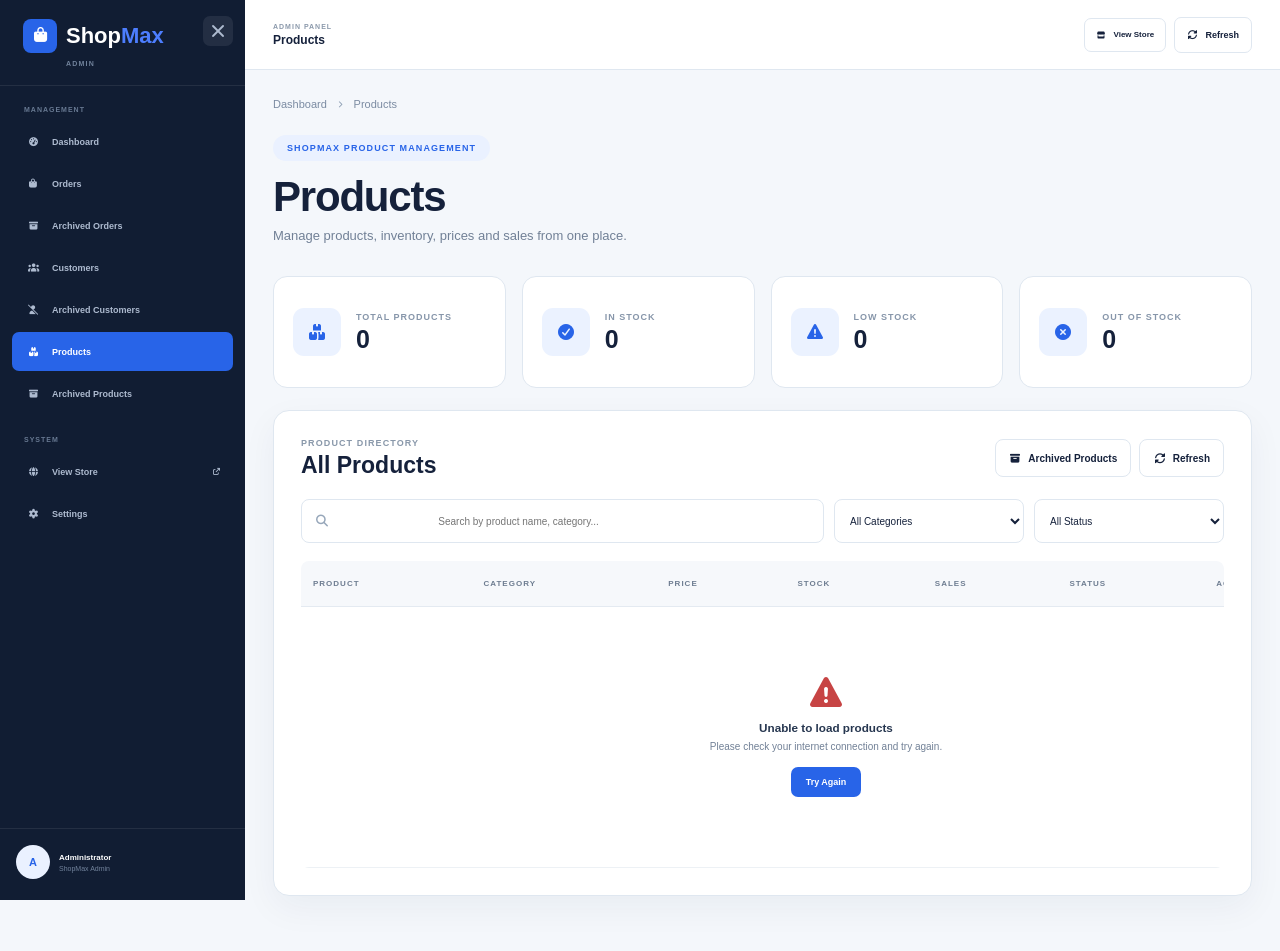
<file: products.html>
<!DOCTYPE html>
<html lang="en">

<head>

    <meta charset="UTF-8">

    <meta
        name="viewport"
        content="width=device-width, initial-scale=1.0"
    >

    <title>Products | ShopMax Admin</title>


    <!-- Font Awesome -->
    <link
        rel="stylesheet"
        href="assets/fontawesome/fontCss/all.min.css"
    >


    <!-- Shared Admin Layout -->
    <link
        rel="stylesheet"
        href="assets/css/admin.css"
    >


    <!-- Products Page -->
    <link
        rel="stylesheet"
        href="assets/css/products.css"
    >

</head>


<body>


<div
    class="admin-layout"
    id="adminLayout"
>


    <!-- =====================================================
         ADMIN SIDEBAR
    ====================================================== -->

    <aside
        class="admin-sidebar"
        id="adminSidebar"
    >

        <!-- BRAND -->

        <div class="sidebar-brand">

            <a
                href="admin.html"
                class="admin-logo"
            >

                <span class="logo-icon">

                    <i
                        class="fa-solid fa-bag-shopping"
                    ></i>

                </span>


                <span>
                    Shop<span>Max</span>
                </span>

            </a>


            <span class="admin-label">
                ADMIN
            </span>


            <!-- MOBILE CLOSE -->

            <button
                type="button"
                class="sidebar-mobile-close"
                id="sidebarMobileClose"
                aria-label="Close sidebar"
            >

                <i
                    class="fa-solid fa-xmark"
                ></i>

            </button>

        </div>



        <!-- NAVIGATION -->

        <div class="admin-nav">


            <div class="nav-section-title">
                MANAGEMENT
            </div>


            <a
                href="admin.html"
                class="admin-nav-link"
            >

                <i
                    class="fa-solid fa-gauge-high"
                ></i>

                <span>
                    Dashboard
                </span>

            </a>


            <a
                href="orders.html"
                class="admin-nav-link"
            >

                <i
                    class="fa-solid fa-bag-shopping"
                ></i>

                <span>
                    Orders
                </span>

            </a>


            <a
                href="archivedOrders.html"
                class="admin-nav-link"
            >

                <i
                    class="fa-solid fa-box-archive"
                ></i>

                <span>
                    Archived Orders
                </span>

            </a>


            <a
                href="customers.html"
                class="admin-nav-link"
            >

                <i
                    class="fa-solid fa-users"
                ></i>

                <span>
                    Customers
                </span>

            </a>


            <a
                href="archivedCustomers.html"
                class="admin-nav-link"
            >

                <i
                    class="fa-solid fa-user-slash"
                ></i>

                <span>
                    Archived Customers
                </span>

            </a>


            <!-- ACTIVE -->

            <a
                href="products.html"
                class="admin-nav-link active"
            >

                <i
                    class="fa-solid fa-boxes-stacked"
                ></i>

                <span>
                    Products
                </span>

            </a>


            <a
                href="archivedProducts.html"
                class="admin-nav-link"
            >

                <i
                    class="fa-solid fa-box-archive"
                ></i>

                <span>
                    Archived Products
                </span>

            </a>



            <div
                class="
                    nav-section-title
                    second
                "
            >
                SYSTEM
            </div>


            <a
                href="index.html"
                class="
                    admin-nav-link
                    public-link
                "
            >

                <i
                    class="fa-solid fa-globe"
                ></i>

                <span>
                    View Store
                </span>

                <i
                    class="
                        fa-solid
                        fa-arrow-up-right-from-square
                    "
                ></i>

            </a>

            <!-- SETTINGS -->

        <a
            href="settings.html"
            class="admin-nav-link"
        >

            <i
                class="
                    fa-solid
                    fa-gear
                "
            ></i>


            <span>
                Settings
            </span>

        </a>

        </div>



        <!-- SIDEBAR FOOTER -->

        <div class="sidebar-footer">

            <div class="admin-user">

                <div class="admin-avatar">
                    A
                </div>


                <div>

                    <strong>
                        Administrator
                    </strong>

                    <span>
                        ShopMax Admin
                    </span>

                </div>

            </div>

        </div>

    </aside>



    <!-- =====================================================
         DESKTOP SIDEBAR TOGGLE
    ====================================================== -->

    <button
        type="button"
        class="sidebar-toggle-control"
        id="sidebarToggleBtn"
        aria-label="Close sidebar"
        title="Close sidebar"
    >

        <i
            class="fa-solid fa-xmark"
        ></i>

    </button>



    <!-- =====================================================
         ADMIN MAIN
    ====================================================== -->

    <div class="admin-main">


        <!-- TOPBAR -->

        <header class="admin-topbar">

            <div class="topbar-left">


                <!-- MOBILE OPEN -->

                <button
                    type="button"
                    id="mobileSidebarToggle"
                    class="sidebar-toggle"
                    aria-label="Open sidebar"
                    title="Open sidebar"
                >

                    <i
                        class="fa-solid fa-bars"
                    ></i>

                </button>


                <div>

                    <span class="topbar-label">
                        ADMIN PANEL
                    </span>


                    <strong>
                        Products
                    </strong>

                </div>

            </div>



            <div class="topbar-right">


                <a
                    href="index.html"
                    class="store-btn"
                >

                    <i
                        class="fa-solid fa-store"
                    ></i>

                    View Store

                </a>


                <button
                    type="button"
                    class="refresh-btn"
                    id="refreshProductsBtnTop"
                >

                    <i
                        class="fa-solid fa-rotate"
                    ></i>

                    Refresh

                </button>

            </div>

        </header>



        <!-- =================================================
             PRODUCTS CONTENT
        ================================================== -->

        <main class="products-admin-content">


            <div class="products-page-container">


                <!-- BREADCRUMB -->

                <div class="breadcrumb">

                    <a href="admin.html">
                        Dashboard
                    </a>


                    <i
                        class="
                            fa-solid
                            fa-chevron-right
                        "
                    ></i>


                    <span>
                        Products
                    </span>

                </div>



                <!-- PAGE HEADING -->

                <section class="page-heading">

                    <span class="eyebrow">
                        SHOPMAX PRODUCT MANAGEMENT
                    </span>


                    <h1>
                        Products
                    </h1>


                    <p>
                        Manage products, inventory, prices
                        and sales from one place.
                    </p>

                </section>



                <!-- =================================================
                     STATS
                ================================================== -->

                <section class="product-stats">


                    <!-- TOTAL -->

                    <div class="stat-card">

                        <div class="stat-icon">

                            <i
                                class="
                                    fa-solid
                                    fa-boxes-stacked
                                "
                            ></i>

                        </div>


                        <div>

                            <span>
                                TOTAL PRODUCTS
                            </span>


                            <strong
                                id="totalProducts"
                            >
                                0
                            </strong>

                        </div>

                    </div>



                    <!-- IN STOCK -->

                    <div class="stat-card">

                        <div class="stat-icon">

                            <i
                                class="
                                    fa-solid
                                    fa-circle-check
                                "
                            ></i>

                        </div>


                        <div>

                            <span>
                                IN STOCK
                            </span>


                            <strong
                                id="inStockProducts"
                            >
                                0
                            </strong>

                        </div>

                    </div>



                    <!-- LOW STOCK -->

                    <div class="stat-card">

                        <div class="stat-icon">

                            <i
                                class="
                                    fa-solid
                                    fa-triangle-exclamation
                                "
                            ></i>

                        </div>


                        <div>

                            <span>
                                LOW STOCK
                            </span>


                            <strong
                                id="lowStockProducts"
                            >
                                0
                            </strong>

                        </div>

                    </div>



                    <!-- OUT OF STOCK -->

                    <div class="stat-card">

                        <div class="stat-icon">

                            <i
                                class="
                                    fa-solid
                                    fa-circle-xmark
                                "
                            ></i>

                        </div>


                        <div>

                            <span>
                                OUT OF STOCK
                            </span>


                            <strong
                                id="outOfStockProducts"
                            >
                                0
                            </strong>

                        </div>

                    </div>

                </section>



                <!-- =================================================
                     PRODUCT PANEL
                ================================================== -->

                <section class="product-panel">


                    <div class="panel-head">


                        <div>

                            <span class="panel-label">
                                PRODUCT DIRECTORY
                            </span>


                            <h2>
                                All Products
                            </h2>

                        </div>


                        <div class="panel-actions">

                            <a
                                href="archivedProducts.html"
                                class="archive-page-btn"
                            >

                                <i
                                    class="
                                        fa-solid
                                        fa-box-archive
                                    "
                                ></i>

                                Archived Products

                            </a>


                            <button
                                type="button"
                                class="refresh-btn"
                                id="refreshProductsBtn"
                            >

                                <i
                                    class="
                                        fa-solid
                                        fa-rotate
                                    "
                                ></i>

                                Refresh

                            </button>

                        </div>

                    </div>



                    <!-- TOOLBAR -->

                    <div class="product-toolbar">


                        <div class="product-search">

                            <i
                                class="
                                    fa-solid
                                    fa-magnifying-glass
                                "
                            ></i>


                            <input
                                type="text"
                                id="productSearch"
                                placeholder="
                                    Search by product name, category...
                                "
                            >

                        </div>


                        <select
                            id="productCategoryFilter"
                            class="product-filter"
                        >

                            <option value="all">
                                All Categories
                            </option>

                        </select>


                        <select
                            id="productStatusFilter"
                            class="
                                product-filter
                                status-filter
                            "
                        >

                            <option value="all">
                                All Status
                            </option>

                            <option value="in-stock">
                                In Stock
                            </option>

                            <option value="low-stock">
                                Low Stock
                            </option>

                            <option value="out-of-stock">
                                Out of Stock
                            </option>

                        </select>

                    </div>



                    <!-- TABLE -->

                    <div class="table-wrap">

                        <table>

                            <thead>

                                <tr>

                                    <th>
                                        PRODUCT
                                    </th>

                                    <th>
                                        CATEGORY
                                    </th>

                                    <th>
                                        PRICE
                                    </th>

                                    <th>
                                        STOCK
                                    </th>

                                    <th>
                                        SALES
                                    </th>

                                    <th>
                                        STATUS
                                    </th>

                                    <th>
                                        ACTION
                                    </th>

                                </tr>

                            </thead>


                            <tbody
                                id="productsTableBody"
                            ></tbody>

                        </table>

                    </div>



                    <!-- MOBILE -->

                    <div
                        class="mobile-products"
                        id="mobileProducts"
                    ></div>



                    <!-- EMPTY -->

                    <div
                        class="product-empty"
                        id="productEmpty"
                    >

                        <div class="empty-icon">

                            <i
                                class="
                                    fa-solid
                                    fa-box-open
                                "
                            ></i>

                        </div>


                        <h3>
                            No Products Found
                        </h3>


                        <p>
                            No products match your current
                            search or filters.
                        </p>

                    </div>

                </section>

            </div>

        </main>

    </div>

</div>



<!-- =========================================================
     PRODUCT DETAILS MODAL
========================================================== -->

<div
    class="product-details-modal"
    id="productDetailsModal"
    aria-hidden="true"
>

    <div
        class="product-modal-overlay"
        id="productModalOverlay"
    ></div>


    <div class="product-modal-dialog">


        <div class="product-modal-header">

            <div>

                <span>
                    PRODUCT DETAILS
                </span>


                <h3
                    id="productModalTitle"
                >
                    Product
                </h3>

            </div>


            <button
                type="button"
                class="modal-close"
                id="productModalClose"
            >

                <i
                    class="fa-solid fa-xmark"
                ></i>

            </button>

        </div>


        <div
            class="product-modal-body"
            id="productModalBody"
        ></div>

    </div>

</div>



<!-- =========================================================
     EDIT PRODUCT MODAL
========================================================== -->

<div
    class="product-edit-modal"
    id="productEditModal"
    aria-hidden="true"
>

    <div
        class="product-edit-overlay"
        data-close-edit
    ></div>


    <div class="product-edit-dialog">


        <div class="product-edit-header">

            <div>

                <span>
                    PRODUCT MANAGEMENT
                </span>


                <h3>
                    Edit Product
                </h3>


                <p
                    id="editProductIdentity"
                >
                    Product
                </p>

            </div>


            <button
                type="button"
                class="modal-close"
                data-close-edit
            >

                <i
                    class="fa-solid fa-xmark"
                ></i>

            </button>

        </div>



        <form
            id="productEditForm"
        >

            <div class="edit-grid">


                <div class="edit-field full">

                    <label>
                        PRODUCT NAME
                    </label>


                    <input
                        type="text"
                        name="title"
                        required
                        maxlength="180"
                    >

                </div>



                <div class="edit-field">

                    <label>
                        CATEGORY
                    </label>


                    <input
                        type="text"
                        name="category"
                        maxlength="80"
                    >

                </div>



                <div class="edit-field">

                    <label>
                        PRICE
                    </label>


                    <input
                        type="number"
                        name="price"
                        min="0"
                        step="0.01"
                        required
                    >

                </div>



                <div class="edit-field">

                    <label>
                        STOCK
                    </label>


                    <input
                        type="number"
                        name="stock"
                        min="0"
                        step="1"
                    >

                </div>



                <div class="edit-field">

                    <label>
                        SALES
                    </label>


                    <input
                        type="number"
                        name="sales"
                        min="0"
                        step="1"
                    >

                </div>



                <div class="edit-field full">

                    <label>
                        IMAGE URL
                    </label>


                    <input
                        type="url"
                        name="image"
                        maxlength="500"
                    >

                </div>

            </div>



            <div class="edit-footer">

                <button
                    type="button"
                    class="cancel-btn"
                    data-close-edit
                >
                    Cancel
                </button>


                <button
                    type="submit"
                    class="save-btn"
                >

                    <i
                        class="fa-solid fa-check"
                    ></i>

                    Save Changes

                </button>

            </div>

        </form>

    </div>

</div>



<!-- =========================================================
     ARCHIVE MODAL
========================================================== -->

<div
    class="product-archive-modal"
    id="productArchiveModal"
    aria-hidden="true"
>

    <div
        class="product-archive-overlay"
        data-close-archive
    ></div>


    <div class="product-archive-dialog">

        <div class="archive-warning-icon">

            <i
                class="
                    fa-solid
                    fa-box-archive
                "
            ></i>

        </div>


        <h3>
            Archive Product?
        </h3>


        <p
            id="archiveProductText"
        >
            Archive this product?
        </p>


        <div class="archive-note">

            The product will be removed from the
            active product list. Existing order
            history will not be deleted.

        </div>


        <div class="archive-actions">

            <button
                type="button"
                class="cancel-btn"
                data-close-archive
            >
                Cancel
            </button>


            <button
                type="button"
                class="archive-confirm-btn"
                id="confirmArchiveProduct"
            >

                <i
                    class="
                        fa-solid
                        fa-box-archive
                    "
                ></i>

                Archive Product

            </button>

        </div>

    </div>

</div>



<!-- =========================================================
     SIDEBAR SCRIPT
========================================================== -->

<script>

"use strict";


document.addEventListener(
    "DOMContentLoaded",
    function () {


        const layout =
            document.getElementById(
                "adminLayout"
            );


        const sidebar =
            document.getElementById(
                "adminSidebar"
            );


        const desktopToggle =
            document.getElementById(
                "sidebarToggleBtn"
            );


        const mobileToggle =
            document.getElementById(
                "mobileSidebarToggle"
            );


        const mobileClose =
            document.getElementById(
                "sidebarMobileClose"
            );



        /* -----------------------------------------
           DESKTOP TOGGLE
        ------------------------------------------ */

        desktopToggle?.addEventListener(
            "click",
            function () {

                if (
                    window.innerWidth <= 900
                ) {

                    return;

                }


                layout.classList.toggle(
                    "sidebar-collapsed"
                );


                const closed =
                    layout.classList.contains(
                        "sidebar-collapsed"
                    );


                const icon =
                    desktopToggle.querySelector(
                        "i"
                    );


                if (
                    closed
                ) {

                    icon.classList.remove(
                        "fa-xmark"
                    );

                    icon.classList.add(
                        "fa-bars"
                    );

                    desktopToggle.setAttribute(
                        "aria-label",
                        "Open sidebar"
                    );

                    desktopToggle.setAttribute(
                        "title",
                        "Open sidebar"
                    );

                } else {

                    icon.classList.remove(
                        "fa-bars"
                    );

                    icon.classList.add(
                        "fa-xmark"
                    );

                    desktopToggle.setAttribute(
                        "aria-label",
                        "Close sidebar"
                    );

                    desktopToggle.setAttribute(
                        "title",
                        "Close sidebar"
                    );

                }

            }
        );



        /* -----------------------------------------
           MOBILE OPEN
        ------------------------------------------ */

        mobileToggle?.addEventListener(
            "click",
            function () {

                if (
                    window.innerWidth > 900
                ) {

                    return;

                }


                sidebar.classList.add(
                    "open"
                );

            }
        );



        /* -----------------------------------------
           MOBILE CLOSE
        ------------------------------------------ */

        mobileClose?.addEventListener(
            "click",
            function () {

                sidebar.classList.remove(
                    "open"
                );

            }
        );



        /* -----------------------------------------
           CLOSE AFTER NAVIGATION
        ------------------------------------------ */

        document
            .querySelectorAll(
                ".admin-nav-link"
            )
            .forEach(
                link => {

                    link.addEventListener(
                        "click",
                        function () {

                            if (
                                window.innerWidth <= 900
                            ) {

                                sidebar.classList.remove(
                                    "open"
                                );

                            }

                        }
                    );

                }
            );



        /* -----------------------------------------
           RESIZE
        ------------------------------------------ */

        window.addEventListener(
            "resize",
            function () {

                if (
                    window.innerWidth > 900
                ) {

                    sidebar.classList.remove(
                        "open"
                    );

                    layout.classList.remove(
                        "sidebar-collapsed"
                    );


                    const icon =
                        desktopToggle?.querySelector(
                            "i"
                        );


                    if (
                        icon
                    ) {

                        icon.classList.remove(
                            "fa-bars"
                        );

                        icon.classList.add(
                            "fa-xmark"
                        );

                    }

                } else {

                    layout.classList.remove(
                        "sidebar-collapsed"
                    );

                    sidebar.classList.remove(
                        "open"
                    );

                }

            }
        );


    }
);

</script>



<!-- =========================================================
     PRODUCTS JS
========================================================== -->

<script
    src="assets/js/products.js"
></script>


</body>

</html>
</file>
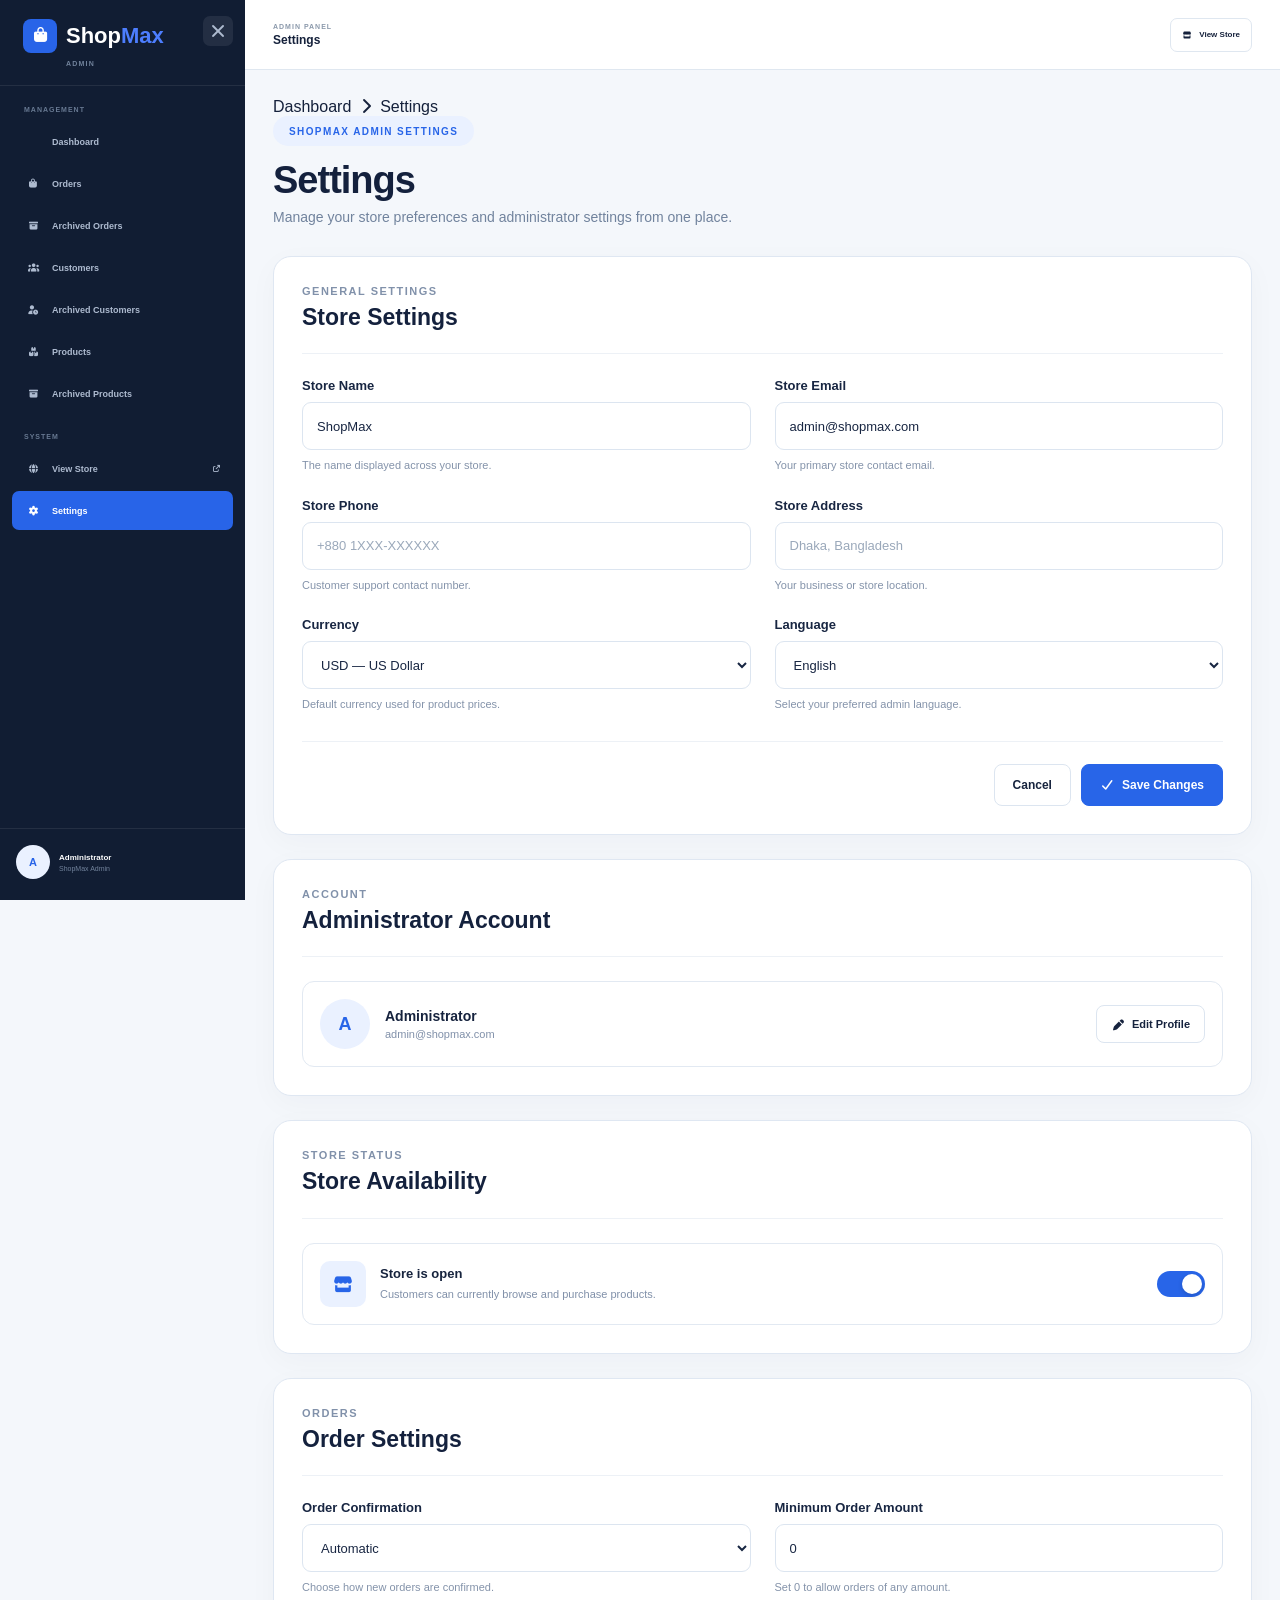
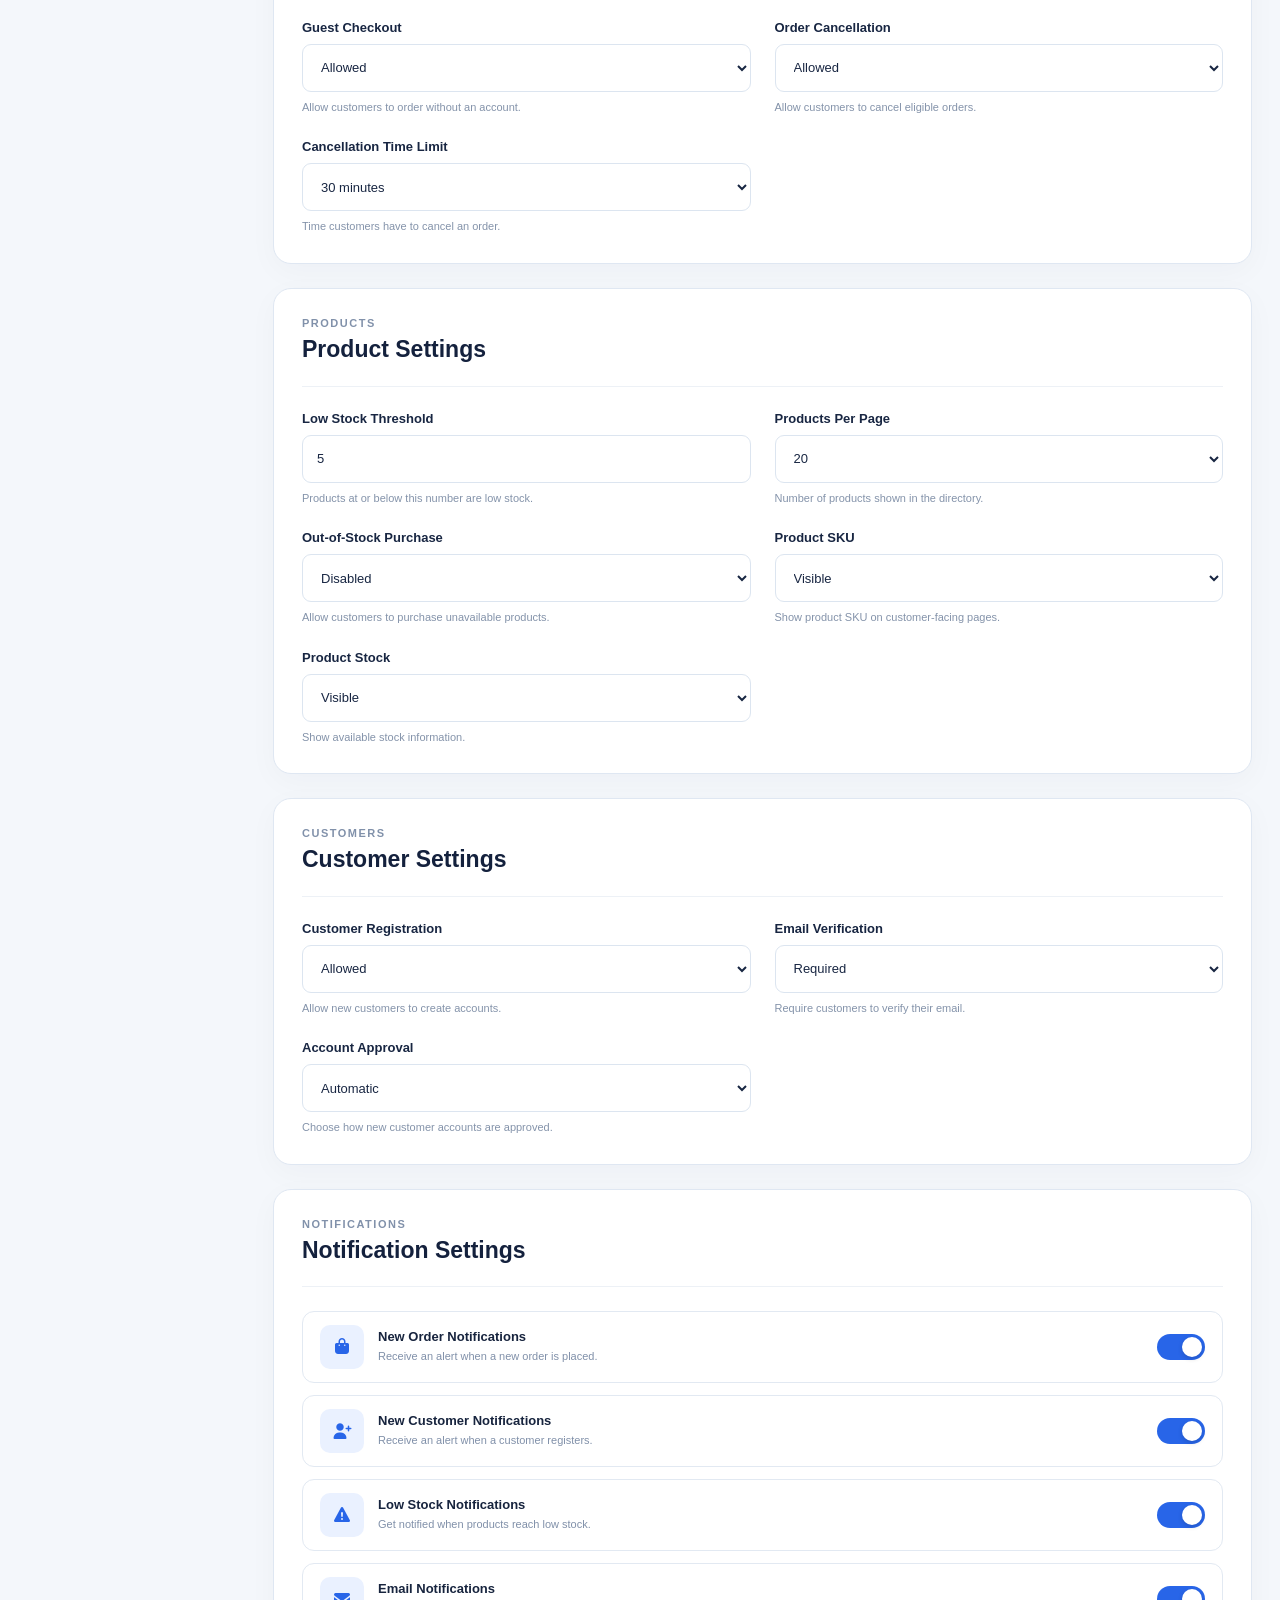
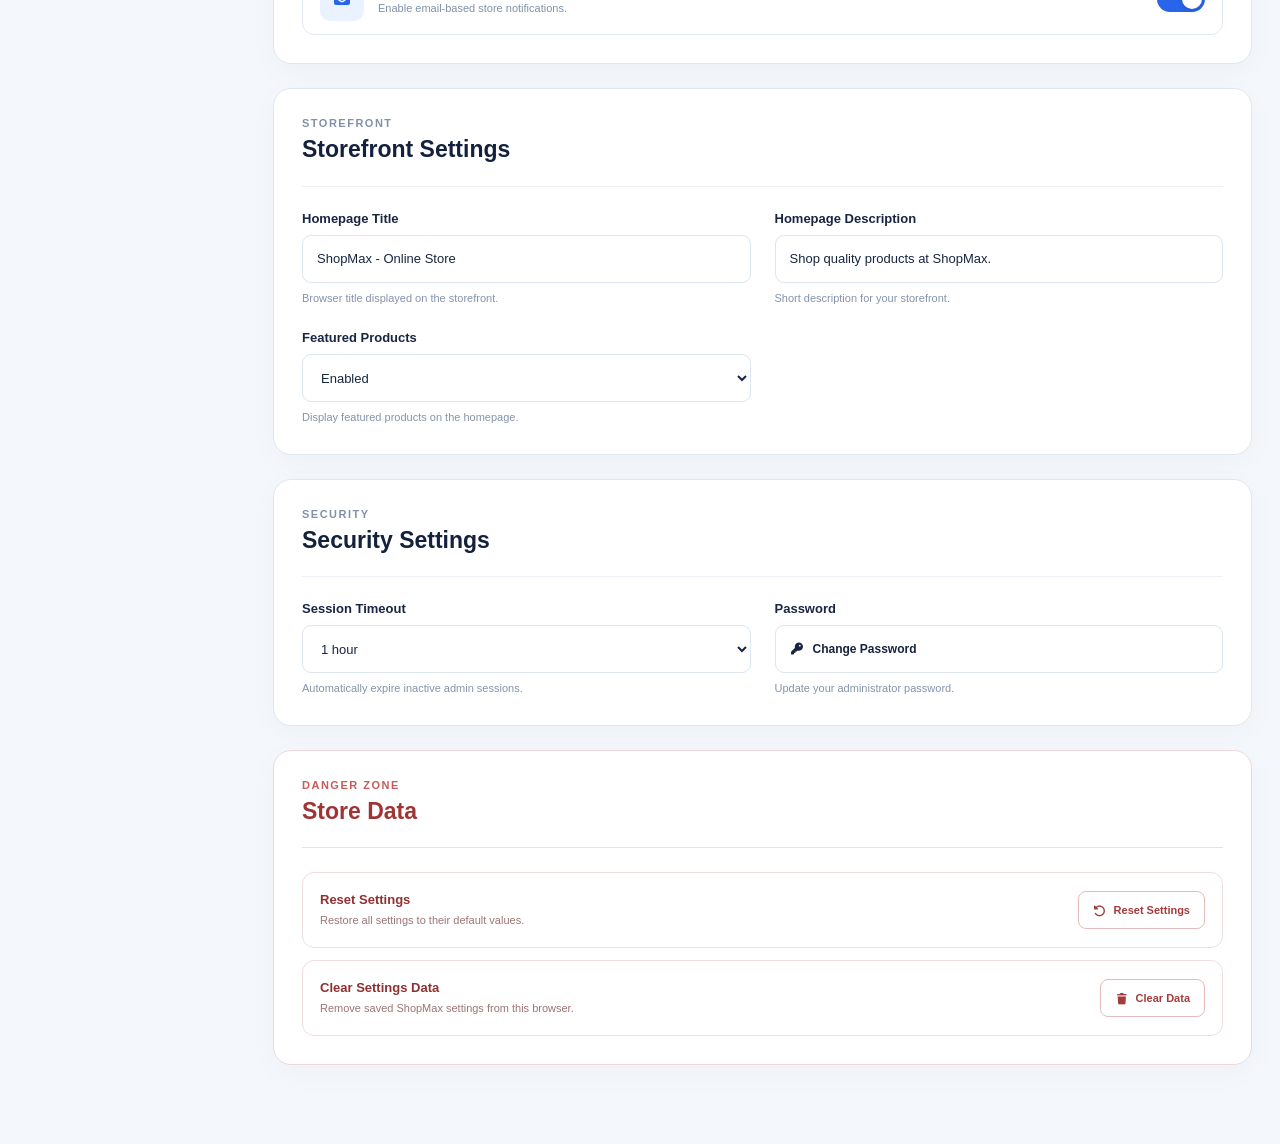
<file: settings.html>
<!DOCTYPE html>
<html lang="en">

<head>

    <meta charset="UTF-8">

    <meta
        name="viewport"
        content="width=device-width, initial-scale=1.0"
    >

    <meta
        name="description"
        content="ShopMax administrator settings"
    >

    <title>
        Settings | ShopMax Admin
    </title>


    <!-- =====================================================
         FONT AWESOME
    ====================================================== -->

    <link
        rel="stylesheet"
        href="assets/fontawesome/fontCss/all.min.css"
    >


    <!-- =====================================================
         GLOBAL ADMIN CSS
    ====================================================== -->

    <link
        rel="stylesheet"
        href="assets/css/admin.css"
    >


    <!-- =====================================================
         SETTINGS CSS
    ====================================================== -->

    <link
        rel="stylesheet"
        href="assets/css/settings.css"
    >

</head>


<body>


<div
    class="admin-layout"
    id="adminLayout"
>


    <!-- =====================================================
         SIDEBAR
         SAME ADMIN SHELL AS PRODUCTS
    ====================================================== -->

    <aside
        class="admin-sidebar"
        id="adminSidebar"
    >

        <div class="sidebar-brand">

            <a
                href="admin.html"
                class="admin-logo"
            >

                <span class="logo-icon">

                    <i class="fa-solid fa-bag-shopping"></i>

                </span>

                <span style="display:flex;">

                    Shop<span>Max</span>

                </span>

            </a>


            <button
                type="button"
                class="sidebar-mobile-close"
                id="sidebarMobileClose"
                aria-label="Close sidebar"
            >

                <i class="fa-solid fa-xmark"></i>

            </button>


            <span class="admin-label">

                ADMIN

            </span>

        </div>


        <nav class="admin-nav">


            <div class="nav-section-title">
                MANAGEMENT
            </div>


            <a
                href="admin.html"
                class="admin-nav-link"
            >

                <i class="fa-solid fa-grid-2"></i>

                <span>Dashboard</span>

            </a>


            <a
                href="orders.html"
                class="admin-nav-link"
            >

                <i class="fa-solid fa-bag-shopping"></i>

                <span>Orders</span>

            </a>


            <a
                href="archivedOrders.html"
                class="admin-nav-link"
            >

                <i class="fa-solid fa-box-archive"></i>

                <span>Archived Orders</span>

            </a>


            <a
                href="customers.html"
                class="admin-nav-link"
            >

                <i class="fa-solid fa-users"></i>

                <span>Customers</span>

            </a>


            <a
                href="archivedCustomers.html"
                class="admin-nav-link"
            >

                <i class="fa-solid fa-user-clock"></i>

                <span>Archived Customers</span>

            </a>


            <a
                href="products.html"
                class="admin-nav-link"
            >

                <i class="fa-solid fa-boxes-stacked"></i>

                <span>Products</span>

            </a>


            <a
                href="archivedProducts.html"
                class="admin-nav-link"
            >

                <i class="fa-solid fa-box-archive"></i>

                <span>Archived Products</span>

            </a>


            <div class="nav-section-title second">
                SYSTEM
            </div>


            <a
                href="index.html"
                class="admin-nav-link public-link"
            >

                <i class="fa-solid fa-globe"></i>

                <span>View Store</span>

                <i class="fa-solid fa-arrow-up-right-from-square"></i>

            </a>


            <a
                href="settings.html"
                class="admin-nav-link active"
            >

                <i class="fa-solid fa-gear"></i>

                <span>Settings</span>

            </a>

        </nav>


        <div class="sidebar-footer">

            <div class="admin-user">

                <div class="admin-avatar">
                    A
                </div>

                <div>

                    <strong>
                        Administrator
                    </strong>

                    <span>
                        ShopMax Admin
                    </span>

                </div>

            </div>

        </div>

    </aside>


    <!-- =====================================================
         SIDEBAR TOGGLE
    ====================================================== -->

    <button
        type="button"
        class="sidebar-toggle-control"
        id="sidebarToggleBtn"
        aria-label="Toggle sidebar"
    >

        <i class="fa-solid fa-xmark"></i>

    </button>


    <!-- =====================================================
         MAIN
    ====================================================== -->

    <div class="admin-main">


        <!-- =================================================
             TOPBAR
        ================================================== -->

        <header class="admin-topbar">

            <div class="topbar-left">

                <button
                    type="button"
                    id="mobileSidebarToggle"
                    class="sidebar-toggle"
                    aria-label="Open sidebar"
                >

                    <i class="fa-solid fa-bars"></i>

                </button>


                <div>

                    <span class="topbar-label">
                        ADMIN PANEL
                    </span>

                    <strong>
                        Settings
                    </strong>

                </div>

            </div>


            <div class="topbar-right">

                <a
                    href="index.html"
                    class="store-btn"
                >

                    <i class="fa-solid fa-store"></i>

                    View Store

                </a>

            </div>

        </header>


        <!-- =================================================
             PAGE CONTENT
        ================================================== -->

        <main class="settings-admin-content">

            <div class="settings-page-container">


                <!-- BREADCRUMB -->

                <div class="breadcrumb">

                    <a href="admin.html">
                        Dashboard
                    </a>

                    <i class="fa-solid fa-chevron-right"></i>

                    <span>
                        Settings
                    </span>

                </div>


                <!-- PAGE HEADER -->

                <section class="page-heading">

                    <span class="eyebrow">
                        SHOPMAX ADMIN SETTINGS
                    </span>

                    <h1>
                        Settings
                    </h1>

                    <p>
                        Manage your store preferences and administrator settings from one place.
                    </p>

                </section>



                <!-- =================================================
                     GENERAL SETTINGS
                ================================================== -->

                <section class="settings-card">


                    <div class="settings-card-header">

                        <div>

                            <span class="section-eyebrow">
                                GENERAL SETTINGS
                            </span>

                            <h2>
                                Store Settings
                            </h2>

                        </div>

                    </div>


                    <div class="settings-grid">


                        <div class="setting-item">

                            <label for="storeName">
                                Store Name
                            </label>

                            <input
                                type="text"
                                id="storeName"
                                placeholder="ShopMax"
                            >

                            <small>
                                The name displayed across your store.
                            </small>

                        </div>


                        <div class="setting-item">

                            <label for="storeEmail">
                                Store Email
                            </label>

                            <input
                                type="email"
                                id="storeEmail"
                                placeholder="admin@shopmax.com"
                            >

                            <small>
                                Your primary store contact email.
                            </small>

                        </div>


                        <div class="setting-item">

                            <label for="storePhone">
                                Store Phone
                            </label>

                            <input
                                type="tel"
                                id="storePhone"
                                placeholder="+880 1XXX-XXXXXX"
                            >

                            <small>
                                Customer support contact number.
                            </small>

                        </div>


                        <div class="setting-item">

                            <label for="storeAddress">
                                Store Address
                            </label>

                            <input
                                type="text"
                                id="storeAddress"
                                placeholder="Dhaka, Bangladesh"
                            >

                            <small>
                                Your business or store location.
                            </small>

                        </div>


                        <div class="setting-item">

                            <label for="currency">
                                Currency
                            </label>

                            <select id="currency">

                                <option value="USD">
                                    USD — US Dollar
                                </option>

                                <option value="BDT">
                                    BDT — Bangladeshi Taka
                                </option>

                                <option value="EUR">
                                    EUR — Euro
                                </option>

                                <option value="GBP">
                                    GBP — British Pound
                                </option>

                            </select>

                            <small>
                                Default currency used for product prices.
                            </small>

                        </div>


                        <div class="setting-item">

                            <label for="language">
                                Language
                            </label>

                            <select id="language">

                                <option value="en">
                                    English
                                </option>

                                <option value="bn">
                                    বাংলা
                                </option>

                            </select>

                            <small>
                                Select your preferred admin language.
                            </small>

                        </div>

                    </div>


                    <div class="settings-actions">

                        <button
                            type="button"
                            id="resetSettings"
                            class="settings-btn secondary"
                        >
                            Cancel
                        </button>

                        <button
                            type="button"
                            id="saveSettings"
                            class="settings-btn primary"
                        >

                            <i class="fa-solid fa-check"></i>

                            Save Changes

                        </button>

                    </div>

                </section>



                <!-- =================================================
                     ADMINISTRATOR ACCOUNT
                ================================================== -->

                <section class="settings-card">


                    <div class="settings-card-header">

                        <div>

                            <span class="section-eyebrow">
                                ACCOUNT
                            </span>

                            <h2>
                                Administrator Account
                            </h2>

                        </div>

                    </div>


                    <div class="account-box">


                        <div
                            class="account-avatar"
                            id="accountAvatar"
                        >
                            A
                        </div>


                        <div class="account-info">

                            <strong id="adminName">
                                Administrator
                            </strong>

                            <span id="adminEmail">
                                ShopMax Admin
                            </span>

                        </div>


                        <button
                            type="button"
                            class="account-edit-btn"
                            id="editProfileBtn"
                        >

                            <i class="fa-solid fa-pen"></i>

                            Edit Profile

                        </button>

                    </div>

                </section>



                <!-- =================================================
                     STORE AVAILABILITY
                ================================================== -->

                <section class="settings-card">


                    <div class="settings-card-header">

                        <div>

                            <span class="section-eyebrow">
                                STORE STATUS
                            </span>

                            <h2>
                                Store Availability
                            </h2>

                        </div>

                    </div>


                    <div class="status-setting">


                        <div class="status-content">

                            <div class="status-icon">

                                <i class="fa-solid fa-store"></i>

                            </div>


                            <div>

                                <strong id="storeStatusTitle">
                                    Store is open
                                </strong>

                                <span id="storeStatusDescription">
                                    Customers can currently browse and purchase products.
                                </span>

                            </div>

                        </div>


                        <label class="switch">

                            <input
                                type="checkbox"
                                id="storeStatus"
                                checked
                            >

                            <span class="slider"></span>

                        </label>

                    </div>

                </section>



                <!-- =================================================
                     ORDER SETTINGS
                ================================================== -->

                <section class="settings-card">


                    <div class="settings-card-header">

                        <div>

                            <span class="section-eyebrow">
                                ORDERS
                            </span>

                            <h2>
                                Order Settings
                            </h2>

                        </div>

                    </div>


                    <div class="settings-grid">


                        <div class="setting-item">

                            <label for="orderConfirmation">
                                Order Confirmation
                            </label>

                            <select id="orderConfirmation">

                                <option value="automatic">
                                    Automatic
                                </option>

                                <option value="manual">
                                    Manual
                                </option>

                            </select>

                            <small>
                                Choose how new orders are confirmed.
                            </small>

                        </div>


                        <div class="setting-item">

                            <label for="minimumOrder">
                                Minimum Order Amount
                            </label>

                            <input
                                type="number"
                                id="minimumOrder"
                                min="0"
                                step="0.01"
                                placeholder="0.00"
                            >

                            <small>
                                Set 0 to allow orders of any amount.
                            </small>

                        </div>


                        <div class="setting-item">

                            <label for="guestCheckout">
                                Guest Checkout
                            </label>

                            <select id="guestCheckout">

                                <option value="allowed">
                                    Allowed
                                </option>

                                <option value="disabled">
                                    Disabled
                                </option>

                            </select>

                            <small>
                                Allow customers to order without an account.
                            </small>

                        </div>


                        <div class="setting-item">

                            <label for="orderCancellation">
                                Order Cancellation
                            </label>

                            <select id="orderCancellation">

                                <option value="allowed">
                                    Allowed
                                </option>

                                <option value="disabled">
                                    Disabled
                                </option>

                            </select>

                            <small>
                                Allow customers to cancel eligible orders.
                            </small>

                        </div>


                        <div class="setting-item">

                            <label for="cancellationLimit">
                                Cancellation Time Limit
                            </label>

                            <select id="cancellationLimit">

                                <option value="15">
                                    15 minutes
                                </option>

                                <option value="30">
                                    30 minutes
                                </option>

                                <option value="60">
                                    1 hour
                                </option>

                                <option value="120">
                                    2 hours
                                </option>

                                <option value="0">
                                    No limit
                                </option>

                            </select>

                            <small>
                                Time customers have to cancel an order.
                            </small>

                        </div>

                    </div>

                </section>



                <!-- =================================================
                     PRODUCT SETTINGS
                ================================================== -->

                <section class="settings-card">


                    <div class="settings-card-header">

                        <div>

                            <span class="section-eyebrow">
                                PRODUCTS
                            </span>

                            <h2>
                                Product Settings
                            </h2>

                        </div>

                    </div>


                    <div class="settings-grid">


                        <div class="setting-item">

                            <label for="lowStockThreshold">
                                Low Stock Threshold
                            </label>

                            <input
                                type="number"
                                id="lowStockThreshold"
                                min="0"
                                step="1"
                            >

                            <small>
                                Products at or below this number are low stock.
                            </small>

                        </div>


                        <div class="setting-item">

                            <label for="productsPerPage">
                                Products Per Page
                            </label>

                            <select id="productsPerPage">

                                <option value="10">
                                    10
                                </option>

                                <option value="20">
                                    20
                                </option>

                                <option value="30">
                                    30
                                </option>

                                <option value="50">
                                    50
                                </option>

                            </select>

                            <small>
                                Number of products shown in the directory.
                            </small>

                        </div>


                        <div class="setting-item">

                            <label for="outOfStockPurchase">
                                Out-of-Stock Purchase
                            </label>

                            <select id="outOfStockPurchase">

                                <option value="disabled">
                                    Disabled
                                </option>

                                <option value="allowed">
                                    Allowed
                                </option>

                            </select>

                            <small>
                                Allow customers to purchase unavailable products.
                            </small>

                        </div>


                        <div class="setting-item">

                            <label for="showSku">
                                Product SKU
                            </label>

                            <select id="showSku">

                                <option value="visible">
                                    Visible
                                </option>

                                <option value="hidden">
                                    Hidden
                                </option>

                            </select>

                            <small>
                                Show product SKU on customer-facing pages.
                            </small>

                        </div>


                        <div class="setting-item">

                            <label for="showStock">
                                Product Stock
                            </label>

                            <select id="showStock">

                                <option value="visible">
                                    Visible
                                </option>

                                <option value="hidden">
                                    Hidden
                                </option>

                            </select>

                            <small>
                                Show available stock information.
                            </small>

                        </div>

                    </div>

                </section>



                <!-- =================================================
                     CUSTOMER SETTINGS
                ================================================== -->

                <section class="settings-card">


                    <div class="settings-card-header">

                        <div>

                            <span class="section-eyebrow">
                                CUSTOMERS
                            </span>

                            <h2>
                                Customer Settings
                            </h2>

                        </div>

                    </div>


                    <div class="settings-grid">


                        <div class="setting-item">

                            <label for="customerRegistration">
                                Customer Registration
                            </label>

                            <select id="customerRegistration">

                                <option value="allowed">
                                    Allowed
                                </option>

                                <option value="disabled">
                                    Disabled
                                </option>

                            </select>

                            <small>
                                Allow new customers to create accounts.
                            </small>

                        </div>


                        <div class="setting-item">

                            <label for="emailVerification">
                                Email Verification
                            </label>

                            <select id="emailVerification">

                                <option value="required">
                                    Required
                                </option>

                                <option value="optional">
                                    Optional
                                </option>

                            </select>

                            <small>
                                Require customers to verify their email.
                            </small>

                        </div>


                        <div class="setting-item">

                            <label for="customerApproval">
                                Account Approval
                            </label>

                            <select id="customerApproval">

                                <option value="automatic">
                                    Automatic
                                </option>

                                <option value="manual">
                                    Manual
                                </option>

                            </select>

                            <small>
                                Choose how new customer accounts are approved.
                            </small>

                        </div>

                    </div>

                </section>



                <!-- =================================================
                     NOTIFICATIONS
                ================================================== -->

                <section class="settings-card">


                    <div class="settings-card-header">

                        <div>

                            <span class="section-eyebrow">
                                NOTIFICATIONS
                            </span>

                            <h2>
                                Notification Settings
                            </h2>

                        </div>

                    </div>


                    <div class="settings-options">


                        <div class="option-row">

                            <div class="option-content">

                                <div class="option-icon">

                                    <i class="fa-solid fa-bag-shopping"></i>

                                </div>

                                <div>

                                    <strong>
                                        New Order Notifications
                                    </strong>

                                    <span>
                                        Receive an alert when a new order is placed.
                                    </span>

                                </div>

                            </div>


                            <label class="switch">

                                <input
                                    type="checkbox"
                                    id="notifyOrders"
                                    checked
                                >

                                <span class="slider"></span>

                            </label>

                        </div>


                        <div class="option-row">

                            <div class="option-content">

                                <div class="option-icon">

                                    <i class="fa-solid fa-user-plus"></i>

                                </div>

                                <div>

                                    <strong>
                                        New Customer Notifications
                                    </strong>

                                    <span>
                                        Receive an alert when a customer registers.
                                    </span>

                                </div>

                            </div>


                            <label class="switch">

                                <input
                                    type="checkbox"
                                    id="notifyCustomers"
                                    checked
                                >

                                <span class="slider"></span>

                            </label>

                        </div>


                        <div class="option-row">

                            <div class="option-content">

                                <div class="option-icon">

                                    <i class="fa-solid fa-triangle-exclamation"></i>

                                </div>

                                <div>

                                    <strong>
                                        Low Stock Notifications
                                    </strong>

                                    <span>
                                        Get notified when products reach low stock.
                                    </span>

                                </div>

                            </div>


                            <label class="switch">

                                <input
                                    type="checkbox"
                                    id="notifyLowStock"
                                    checked
                                >

                                <span class="slider"></span>

                            </label>

                        </div>


                        <div class="option-row">

                            <div class="option-content">

                                <div class="option-icon">

                                    <i class="fa-solid fa-envelope"></i>

                                </div>

                                <div>

                                    <strong>
                                        Email Notifications
                                    </strong>

                                    <span>
                                        Enable email-based store notifications.
                                    </span>

                                </div>

                            </div>


                            <label class="switch">

                                <input
                                    type="checkbox"
                                    id="emailNotifications"
                                    checked
                                >

                                <span class="slider"></span>

                            </label>

                        </div>

                    </div>

                </section>



                <!-- =================================================
                     STOREFRONT
                ================================================== -->

                <section class="settings-card">


                    <div class="settings-card-header">

                        <div>

                            <span class="section-eyebrow">
                                STOREFRONT
                            </span>

                            <h2>
                                Storefront Settings
                            </h2>

                        </div>

                    </div>


                    <div class="settings-grid">


                        <div class="setting-item">

                            <label for="homepageTitle">
                                Homepage Title
                            </label>

                            <input
                                type="text"
                                id="homepageTitle"
                                placeholder="ShopMax - Online Store"
                            >

                            <small>
                                Browser title displayed on the storefront.
                            </small>

                        </div>


                        <div class="setting-item">

                            <label for="homepageDescription">
                                Homepage Description
                            </label>

                            <input
                                type="text"
                                id="homepageDescription"
                                placeholder="Shop quality products at ShopMax."
                            >

                            <small>
                                Short description for your storefront.
                            </small>

                        </div>


                        <div class="setting-item">

                            <label for="featuredProducts">
                                Featured Products
                            </label>

                            <select id="featuredProducts">

                                <option value="enabled">
                                    Enabled
                                </option>

                                <option value="disabled">
                                    Disabled
                                </option>

                            </select>

                            <small>
                                Display featured products on the homepage.
                            </small>

                        </div>

                    </div>

                </section>



                <!-- =================================================
                     SECURITY
                ================================================== -->

                <section class="settings-card">


                    <div class="settings-card-header">

                        <div>

                            <span class="section-eyebrow">
                                SECURITY
                            </span>

                            <h2>
                                Security Settings
                            </h2>

                        </div>

                    </div>


                    <div class="settings-grid">


                        <div class="setting-item">

                            <label for="sessionTimeout">
                                Session Timeout
                            </label>

                            <select id="sessionTimeout">

                                <option value="30">
                                    30 minutes
                                </option>

                                <option value="60">
                                    1 hour
                                </option>

                                <option value="120">
                                    2 hours
                                </option>

                                <option value="480">
                                    8 hours
                                </option>

                            </select>

                            <small>
                                Automatically expire inactive admin sessions.
                            </small>

                        </div>


                        <div class="setting-item">

                            <label>
                                Password
                            </label>

                            <button
                                type="button"
                                class="security-action-btn"
                                id="changePasswordBtn"
                            >

                                <i class="fa-solid fa-key"></i>

                                Change Password

                            </button>

                            <small>
                                Update your administrator password.
                            </small>

                        </div>

                    </div>

                </section>



                <!-- =================================================
                     DANGER ZONE
                ================================================== -->

                <section
                    class="
                        settings-card
                        danger-zone
                    "
                >


                    <div class="settings-card-header">

                        <div>

                            <span class="section-eyebrow">
                                DANGER ZONE
                            </span>

                            <h2>
                                Store Data
                            </h2>

                        </div>

                    </div>


                    <div class="danger-row">


                        <div>

                            <strong>
                                Reset Settings
                            </strong>

                            <span>
                                Restore all settings to their default values.
                            </span>

                        </div>


                        <button
                            type="button"
                            class="danger-btn"
                            id="dangerResetBtn"
                        >

                            <i class="fa-solid fa-rotate-left"></i>

                            Reset Settings

                        </button>

                    </div>


                    <div class="danger-row">


                        <div>

                            <strong>
                                Clear Settings Data
                            </strong>

                            <span>
                                Remove saved ShopMax settings from this browser.
                            </span>

                        </div>


                        <button
                            type="button"
                            class="danger-btn"
                            id="clearSettingsBtn"
                        >

                            <i class="fa-solid fa-trash"></i>

                            Clear Data

                        </button>

                    </div>

                </section>


            </div>

        </main>

    </div>


</div>



<!-- =====================================================
     MOBILE OVERLAY
====================================================== -->

<div
    class="sidebar-overlay"
    id="sidebarOverlay"
></div>



<!-- =====================================================
     PROFILE MODAL
====================================================== -->

<div
    class="settings-modal"
    id="profileModal"
    aria-hidden="true"
>

    <div class="settings-modal-box">


        <div class="modal-header">

            <div>

                <span class="section-eyebrow">
                    ACCOUNT
                </span>

                <h3>
                    Edit Profile
                </h3>

            </div>


            <button
                type="button"
                class="modal-close"
                data-close-modal="profileModal"
            >

                <i class="fa-solid fa-xmark"></i>

            </button>

        </div>


        <div class="modal-body">


            <div class="modal-field">

                <label for="profileName">
                    Full Name
                </label>

                <input
                    type="text"
                    id="profileName"
                    value="Administrator"
                >

            </div>


            <div class="modal-field">

                <label for="profileEmail">
                    Email
                </label>

                <input
                    type="email"
                    id="profileEmail"
                    value="admin@shopmax.com"
                >

            </div>

        </div>


        <div class="modal-actions">

            <button
                type="button"
                class="settings-btn secondary"
                data-close-modal="profileModal"
            >
                Cancel
            </button>


            <button
                type="button"
                class="settings-btn primary"
                id="saveProfile"
            >

                <i class="fa-solid fa-check"></i>

                Save Profile

            </button>

        </div>

    </div>

</div>



<!-- =====================================================
     PASSWORD MODAL
====================================================== -->

<div
    class="settings-modal"
    id="passwordModal"
    aria-hidden="true"
>

    <div class="settings-modal-box">


        <div class="modal-header">

            <div>

                <span class="section-eyebrow">
                    SECURITY
                </span>

                <h3>
                    Change Password
                </h3>

            </div>


            <button
                type="button"
                class="modal-close"
                data-close-modal="passwordModal"
            >

                <i class="fa-solid fa-xmark"></i>

            </button>

        </div>


        <div class="modal-body">


            <div class="modal-field">

                <label for="currentPassword">
                    Current Password
                </label>

                <input
                    type="password"
                    id="currentPassword"
                    autocomplete="current-password"
                >

            </div>


            <div class="modal-field">

                <label for="newPassword">
                    New Password
                </label>

                <input
                    type="password"
                    id="newPassword"
                    autocomplete="new-password"
                >

            </div>


            <div class="modal-field">

                <label for="confirmPassword">
                    Confirm New Password
                </label>

                <input
                    type="password"
                    id="confirmPassword"
                    autocomplete="new-password"
                >

            </div>

        </div>


        <div class="modal-actions">

            <button
                type="button"
                class="settings-btn secondary"
                data-close-modal="passwordModal"
            >
                Cancel
            </button>


            <button
                type="button"
                class="settings-btn primary"
                id="savePassword"
            >

                <i class="fa-solid fa-check"></i>

                Update Password

            </button>

        </div>

    </div>

</div>



<!-- =====================================================
     TOAST
====================================================== -->

<div
    id="settingsToast"
    class="settings-toast"
    role="status"
    aria-live="polite"
></div>



<script
    src="assets/js/settings.js"
></script>


</body>

</html>
</file>
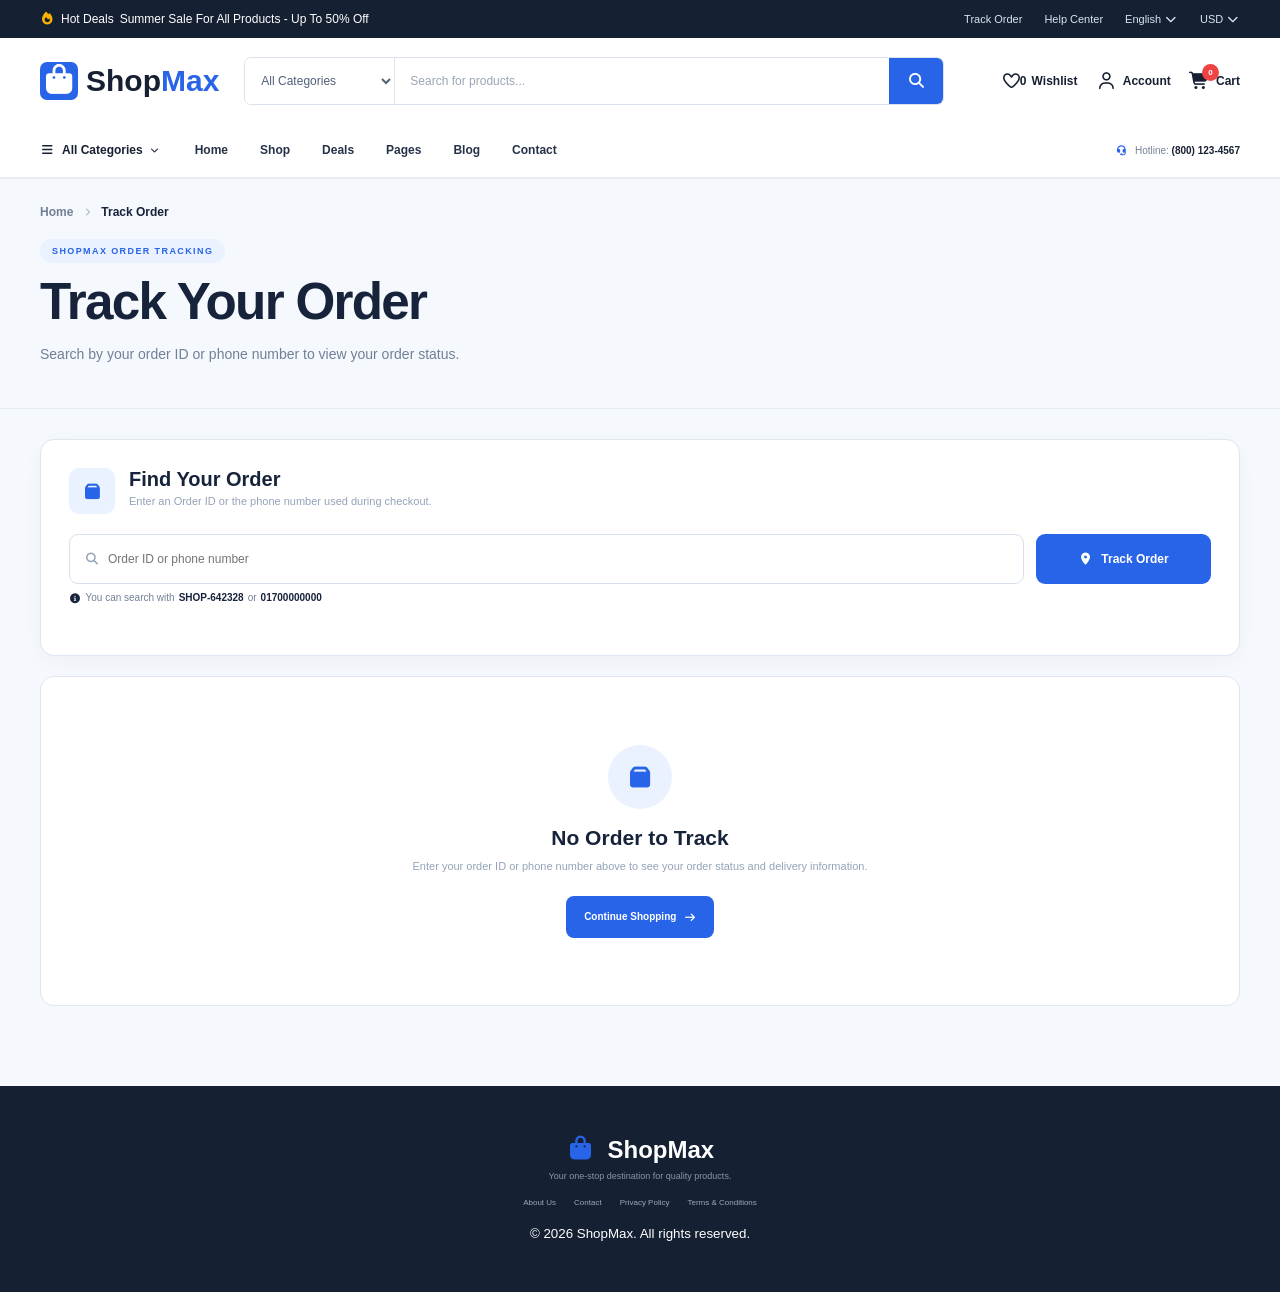
<file: trackOrder.html>
<!DOCTYPE html>
<html lang="en">

<head>

    <meta charset="UTF-8">

    <meta
        name="viewport"
        content="width=device-width, initial-scale=1.0"
    >

    <meta
        name="description"
        content="Track your ShopMax orders by order ID or phone number"
    >

    <title>
        Track Order | ShopMax
    </title>


    <!-- =====================================================
         FONT AWESOME
    ====================================================== -->

    <link rel="stylesheet" href="assets/fontawesome/fontCss/all.min.css">



    <!-- =====================================================
         GLOBAL CSS
    ====================================================== -->

    <link
        rel="stylesheet"
        href="assets/css/style.css"
    >


    <!-- =====================================================
         TRACK ORDER CSS
    ====================================================== -->

    <link
        rel="stylesheet"
        href="assets/css/trackOrder.css"
    >

</head>


<body>


<!-- =========================================================
     TOP BAR
========================================================= -->

<div class="top-bar">

    <div class="container top-bar-inner">

        <div class="top-sale">

            <i class="fa-solid fa-fire"></i>

            Hot Deals

            <span>
                Summer Sale For All Products - Up To 50% Off
            </span>

        </div>


        <div class="top-links">

            <a href="trackOrder.html">
                Track Order
            </a>

            <a href="#">
                Help Center
            </a>

            <button type="button">

                English

                <i class="fa-solid fa-chevron-down"></i>

            </button>

            <button type="button">

                USD

                <i class="fa-solid fa-chevron-down"></i>

            </button>

        </div>

    </div>

</div>



<!-- =========================================================
     HEADER
========================================================= -->

<header class="header">

    <div class="container header-main">


        <!-- LOGO -->

        <a
            href="index.html"
            class="logo"
        >

            <span class="logo-icon">

                <i
                    class="
                        fa-solid
                        fa-bag-shopping
                    "
                ></i>

            </span>

            <span>
                Shop<span>Max</span>
            </span>

        </a>



        <!-- SEARCH -->

        <div class="search-box">

            <select
                aria-label="Search category"
                id="trackSearchCategory"
            >

                <option value="all">
                    All Categories
                </option>

                <option value="electronics">
                    Electronics
                </option>

                <option value="jewelery">
                    Jewelry
                </option>

                <option value="men's clothing">
                    Men's Clothing
                </option>

                <option value="women's clothing">
                    Women's Clothing
                </option>

            </select>


            <input
                type="text"
                id="trackSearch"
                placeholder="Search for products..."
                autocomplete="off"
            >


            <button
                type="button"
                id="trackSearchBtn"
                aria-label="Search"
            >

                <i
                    class="
                        fa-solid
                        fa-magnifying-glass
                    "
                ></i>

            </button>

        </div>



        <!-- HEADER ACTIONS -->

        <div class="header-actions">


            <!-- WISHLIST -->

            <button
                type="button"
                class="header-action"
                id="trackWishlistBtn"
            >

                <span
                    class="wishlist-icon-wrap"
                >

                    <i
                        class="
                            fa-regular
                            fa-heart
                        "
                    ></i>

                    <b
                        id="trackWishlistCount"
                    >
                        0
                    </b>

                </span>


                <span>
                    Wishlist
                </span>

            </button>



            <!-- ACCOUNT -->

            <button
                type="button"
                class="header-action"
            >

                <i
                    class="
                        fa-regular
                        fa-user
                    "
                ></i>

                <span>
                    Account
                </span>

            </button>



            <!-- CART -->

            <button
                type="button"
                class="header-action"
                id="trackCartBtn"
            >

                <span
                    class="cart-icon-wrap"
                >

                    <i
                        class="
                            fa-solid
                            fa-cart-shopping
                        "
                    ></i>

                    <b
                        id="trackCartCount"
                    >
                        0
                    </b>

                </span>


                <span>
                    Cart
                </span>

            </button>

        </div>

    </div>



    <!-- =====================================================
         NAVIGATION
    ====================================================== -->

    <div class="navigation">

        <div class="container navigation-inner">


            <!-- ALL CATEGORIES -->

            <div class="categories-wrapper">

                <button
                    type="button"
                    class="categories-btn"
                    id="trackCategoriesBtn"
                >

                    <i
                        class="
                            fa-solid
                            fa-bars
                        "
                    ></i>

                    All Categories

                    <i
                        class="
                            fa-solid
                            fa-chevron-down
                            arrow
                        "
                    ></i>

                </button>

            </div>



            <!-- NAV LINKS -->

            <nav class="nav-links">

                <a href="index.html">
                    Home
                </a>

                <a href="shop.html">
                    Shop
                </a>

                <a href="#">
                    Deals
                </a>

                <a href="#">
                    Pages
                </a>

                <a href="#">
                    Blog
                </a>

                <a href="#">
                    Contact
                </a>

            </nav>



            <!-- HOTLINE -->

            <div class="hotline">

                <i
                    class="
                        fa-solid
                        fa-headset
                    "
                ></i>

                Hotline:

                <strong>
                    (800) 123-4567
                </strong>

            </div>

        </div>

    </div>

</header>



<!-- =========================================================
     HERO
========================================================= -->

<section class="track-order-hero">

    <div class="container">


        <!-- BREADCRUMB -->

        <div class="track-order-breadcrumb">

            <a href="index.html">
                Home
            </a>

            <i
                class="
                    fa-solid
                    fa-chevron-right
                "
            ></i>

            <span>
                Track Order
            </span>

        </div>



        <!-- TITLE -->

        <div class="track-order-heading">

            <span>
                SHOPMAX ORDER TRACKING
            </span>


            <h1>
                Track Your Order
            </h1>


            <p>
                Search by your order ID or phone number to view your order status.
            </p>

        </div>

    </div>

</section>



<!-- =========================================================
     TRACK ORDER PAGE
========================================================= -->

<main class="track-order-page">

    <div class="container">


        <!-- =================================================
             SEARCH ORDER
        ================================================== -->

        <section class="track-search-card">


            <!-- SEARCH HEADING -->

            <div class="track-search-heading">

                <div class="track-search-icon">

                    <i
                        class="
                            fa-solid
                            fa-box
                        "
                    ></i>

                </div>


                <div>

                    <h2>
                        Find Your Order
                    </h2>

                    <p>
                        Enter an Order ID or the phone number used during checkout.
                    </p>

                </div>

            </div>



            <!-- SEARCH AREA -->

            <div class="order-search-box">

                <div class="order-input-wrap">

                    <i
                        class="
                            fa-solid
                            fa-magnifying-glass
                        "
                    ></i>


                    <input
                        type="text"
                        id="orderTrackingInput"
                        placeholder="Order ID or phone number"
                        autocomplete="off"
                        inputmode="text"
                        aria-label="Order ID or phone number"
                    >

                </div>


                <button
                    type="button"
                    id="trackOrderBtn"
                    class="track-order-btn"
                >

                    <i
                        class="
                            fa-solid
                            fa-location-dot
                        "
                    ></i>

                    Track Order

                </button>

            </div>



            <!-- SEARCH HINT -->

            <div
                class="track-search-hint"
                id="trackSearchHint"
            >

                <i
                    class="
                        fa-solid
                        fa-circle-info
                    "
                ></i>


                You can search with
                <strong>
                    SHOP-642328
                </strong>
                or
                <strong>
                    01700000000
                </strong>

            </div>



            <!-- ERROR -->

            <small
                id="trackOrderError"
                class="track-order-error"
            ></small>

        </section>



        <!-- =================================================
             MULTIPLE ORDER RESULT
        ================================================== -->

        <section
            class="multiple-orders-result"
            id="multipleOrdersResult"
        >

            <!-- =================================================
                 RESULT SUMMARY
            ================================================== -->

            <div
                class="multiple-orders-summary-card"
            >

                <div>

                    <span>
                        ORDER HISTORY
                    </span>


                    <h2
                        id="multipleOrdersTitle"
                    >
                        Your Orders
                    </h2>


                    <p
                        id="multipleOrdersSubtitle"
                    >
                        Orders associated with this phone number.
                    </p>

                </div>



                <div
                    class="multiple-orders-summary"
                >

                    <div>

                        <strong
                            id="multipleOrdersCount"
                        >
                            0
                        </strong>

                        <span>
                            Total Orders
                        </span>

                    </div>


                    <div>

                        <strong
                            id="activeOrdersCount"
                        >
                            0
                        </strong>

                        <span>
                            Active
                        </span>

                    </div>


                    <div>

                        <strong
                            id="deliveredOrdersCount"
                        >
                            0
                        </strong>

                        <span>
                            Delivered
                        </span>

                    </div>

                </div>

            </div>



            <!-- =================================================
                 ORDER LIST
            ================================================== -->

            <div
                class="multiple-orders-list"
                id="multipleOrdersList"
            >

                <!--
                    Multiple orders generated
                    by trackOrder.js
                -->

            </div>

        </section>



        <!-- =================================================
             SINGLE ORDER RESULT
        ================================================== -->

        <section
            class="order-result"
            id="orderResult"
        >


            <!-- =================================================
                 ORDER HEADER
            ================================================== -->

            <div class="order-result-card">

                <div class="order-result-header">

                    <div>

                        <span>
                            ORDER DETAILS
                        </span>


                        <h2
                            id="trackedOrderId"
                        >
                            Order #SHOP-000000
                        </h2>

                    </div>


                    <div
                        class="order-status-badge"
                        id="trackedOrderStatus"
                    >

                        Order Placed

                    </div>

                </div>


                <div class="order-meta">

                    <div>

                        <i
                            class="
                                fa-regular
                                fa-calendar
                            "
                        ></i>

                        <div>

                            <small>
                                Order Date
                            </small>

                            <strong
                                id="trackedOrderDate"
                            >
                                —
                            </strong>

                        </div>

                    </div>


                    <div>

                        <i
                            class="
                                fa-solid
                                fa-credit-card
                            "
                        ></i>

                        <div>

                            <small>
                                Payment
                            </small>

                            <strong
                                id="trackedPaymentMethod"
                            >
                                —
                            </strong>

                        </div>

                    </div>


                    <div>

                        <i
                            class="
                                fa-solid
                                fa-dollar-sign
                            "
                        ></i>

                        <div>

                            <small>
                                Total
                            </small>

                            <strong
                                id="trackedOrderTotal"
                            >
                                $0.00
                            </strong>

                        </div>

                    </div>

                </div>

            </div>



            <!-- =================================================
                 STATUS TIMELINE
            ================================================== -->

            <div class="tracking-card">

                <div class="tracking-card-heading">

                    <div>

                        <span>
                            ORDER PROGRESS
                        </span>


                        <h2>
                            Shipment Status
                        </h2>

                    </div>


                    <div
                        class="tracking-live-badge"
                    >

                        <span></span>

                        Live Status

                    </div>

                </div>



                <div
                    class="tracking-timeline"
                    id="trackingTimeline"
                >


                    <!-- ORDER PLACED -->

                    <div
                        class="
                            tracking-step
                            completed
                        "
                        data-status="placed"
                    >

                        <div
                            class="tracking-step-icon"
                        >

                            <i
                                class="
                                    fa-solid
                                    fa-clipboard-check
                                "
                            ></i>

                        </div>


                        <div
                            class="tracking-step-content"
                        >

                            <h3>
                                Order Placed
                            </h3>

                            <p>
                                We have received your order.
                            </p>

                            <small>
                                —
                            </small>

                        </div>

                    </div>



                    <!-- PROCESSING -->

                    <div
                        class="tracking-step"
                        data-status="processing"
                    >

                        <div
                            class="tracking-step-icon"
                        >

                            <i
                                class="
                                    fa-solid
                                    fa-box-open
                                "
                            ></i>

                        </div>


                        <div
                            class="tracking-step-content"
                        >

                            <h3>
                                Processing
                            </h3>

                            <p>
                                Your order is being prepared.
                            </p>

                            <small>
                                —
                            </small>

                        </div>

                    </div>



                    <!-- SHIPPED -->

                    <div
                        class="tracking-step"
                        data-status="shipped"
                    >

                        <div
                            class="tracking-step-icon"
                        >

                            <i
                                class="
                                    fa-solid
                                    fa-truck-fast
                                "
                            ></i>

                        </div>


                        <div
                            class="tracking-step-content"
                        >

                            <h3>
                                Shipped
                            </h3>

                            <p>
                                Your package is on the way.
                            </p>

                            <small>
                                —
                            </small>

                        </div>

                    </div>



                    <!-- OUT FOR DELIVERY -->

                    <div
                        class="tracking-step"
                        data-status="out-for-delivery"
                    >

                        <div
                            class="tracking-step-icon"
                        >

                            <i
                                class="
                                    fa-solid
                                    fa-truck
                                "
                            ></i>

                        </div>


                        <div
                            class="tracking-step-content"
                        >

                            <h3>
                                Out for Delivery
                            </h3>

                            <p>
                                Your package is arriving soon.
                            </p>

                            <small>
                                —
                            </small>

                        </div>

                    </div>



                    <!-- DELIVERED -->

                    <div
                        class="tracking-step"
                        data-status="delivered"
                    >

                        <div
                            class="tracking-step-icon"
                        >

                            <i
                                class="
                                    fa-solid
                                    fa-house-circle-check
                                "
                            ></i>

                        </div>


                        <div
                            class="tracking-step-content"
                        >

                            <h3>
                                Delivered
                            </h3>

                            <small>
                                —
                            </small>

                        </div>

                    </div>

                </div>

            </div>



            <!-- =================================================
                 ORDER INFORMATION
            ================================================== -->

            <div class="order-information-grid">


                <!-- CUSTOMER -->

                <div class="order-information-card">

                    <div
                        class="order-information-heading"
                    >

                        <div
                            class="order-information-icon"
                        >

                            <i
                                class="
                                    fa-regular
                                    fa-user
                                "
                            ></i>

                        </div>


                        <div>

                            <span>
                                CUSTOMER
                            </span>

                            <h3>
                                Customer Information
                            </h3>

                        </div>

                    </div>


                    <div
                        class="order-information-body"
                    >

                        <div>

                            <small>
                                Name
                            </small>

                            <strong
                                id="trackedCustomerName"
                            >
                                —
                            </strong>

                        </div>


                        <div>

                            <small>
                                Email
                            </small>

                            <strong
                                id="trackedCustomerEmail"
                            >
                                —
                            </strong>

                        </div>


                        <div>

                            <small>
                                Phone
                            </small>

                            <strong
                                id="trackedCustomerPhone"
                            >
                                —
                            </strong>

                        </div>

                    </div>

                </div>



                <!-- SHIPPING -->

                <div class="order-information-card">

                    <div
                        class="order-information-heading"
                    >

                        <div
                            class="order-information-icon"
                        >

                            <i
                                class="
                                    fa-solid
                                    fa-location-dot
                                "
                            ></i>

                        </div>


                        <div>

                            <span>
                                DELIVERY
                            </span>

                            <h3>
                                Shipping Address
                            </h3>

                        </div>

                    </div>


                    <div
                        class="order-information-body"
                    >

                        <div>

                            <small>
                                Address
                            </small>

                            <strong
                                id="trackedAddress"
                            >
                                —
                            </strong>

                        </div>


                        <div>

                            <small>
                                City / District
                            </small>

                            <strong
                                id="trackedCity"
                            >
                                —
                            </strong>

                        </div>


                        <div>

                            <small>
                                Postal Code
                            </small>

                            <strong
                                id="trackedPostal"
                            >
                                —
                            </strong>

                        </div>


                        <div>

                            <small>
                                Country
                            </small>

                            <strong
                                id="trackedCountry"
                            >
                                —
                            </strong>

                        </div>

                    </div>

                </div>

            </div>



            <!-- =================================================
                 ITEMS
            ================================================== -->

            <div class="tracked-items-card">

                <div class="tracked-items-heading">

                    <div>

                        <span>
                            ORDER ITEMS
                        </span>

                        <h2>
                            Products
                        </h2>

                    </div>


                    <span
                        id="trackedItemsCount"
                        class="tracked-items-count"
                    >
                        0 items
                    </span>

                </div>


                <div
                    id="trackedItems"
                    class="tracked-items"
                >

                    <!-- Generated by JS -->

                </div>



                <!-- TOTAL -->

                <div class="tracked-total">

                    <div>

                        <span>
                            Subtotal
                        </span>

                        <strong
                            id="trackedSubtotal"
                        >
                            $0.00
                        </strong>

                    </div>


                    <div>

                        <span>
                            Shipping
                        </span>

                        <strong
                            id="trackedShipping"
                        >
                            Free
                        </strong>

                    </div>


                    <div
                        class="
                            tracked-total-final
                        "
                    >

                        <span>
                            Total
                        </span>

                        <strong
                            id="trackedTotal"
                        >
                            $0.00
                        </strong>

                    </div>

                </div>

            </div>


        </section>



        <!-- =================================================
             EMPTY STATE
        ================================================== -->

        <section
            class="track-empty"
            id="trackEmpty"
        >

            <div class="track-empty-icon">

                <i
                    class="
                        fa-solid
                        fa-box
                    "
                ></i>

            </div>


            <h2>
                No Order to Track
            </h2>


            <p>
                Enter your order ID or phone number above to see your order status and delivery information.
            </p>


            <a
                href="shop.html"
                class="track-empty-btn"
            >

                Continue Shopping

                <i
                    class="
                        fa-solid
                        fa-arrow-right
                    "
                ></i>

            </a>

        </section>

    </div>

</main>



<!-- =========================================================
     FOOTER
========================================================= -->

<footer class="footer">

    <div class="container">

        <div class="footer-logo">

            <i
                class="
                    fa-solid
                    fa-bag-shopping
                "
            ></i>

            Shop<span>Max</span>

        </div>


        <p>
            Your one-stop destination for quality products.
        </p>


        <div class="footer-links">

            <a href="#">
                About Us
            </a>

            <a href="#">
                Contact
            </a>

            <a href="#">
                Privacy Policy
            </a>

            <a href="#">
                Terms & Conditions
            </a>

        </div>


        <small>
            © 2026 ShopMax. All rights reserved.
        </small>

    </div>

</footer>



<!-- =========================================================
     JAVASCRIPT
========================================================= -->

<script
    src="assets/js/trackOrder.js"
></script>


</body>

</html>
</file>
<file: assets/css/admin.css>
/* =========================================================
   RESET
========================================================= */

* {
    box-sizing: border-box;
    margin: 0;
    padding: 0;
}


:root {

    --blue: #2864e8;
    --blue-dark: #1d53d3;

    --dark: #15213b;
    --muted: #718096;

    --border: #dfe7f0;

    --bg: #f4f7fb;
    --white: #ffffff;

    --green: #119b4b;
    --orange: #c77700;
    --purple: #7455d8;

}


html,
body {
    min-height: 100%;
}


body {

    min-height: 100vh;

    font-family:
        Arial,
        Helvetica,
        sans-serif;

    color: var(--dark);

    background: var(--bg);

}


a {
    color: inherit;
    text-decoration: none;
}


button {
    font: inherit;
    cursor: pointer;
}



/* =========================================================
   ADMIN LAYOUT
========================================================= */

.admin-layout {

    min-height: 100vh;

    width: 100%;

}



/* =========================================================
   SIDEBAR
========================================================= */

.admin-sidebar {

    position: fixed;

    top: 0;
    left: 0;
    bottom: 0;

    width: 245px;

    height: 100vh;

    display: flex;

    flex-direction: column;

    overflow: hidden;

    background: #111d33;

    color: #ffffff;

    z-index: 1000;

    transition:
        width .22s ease,
        transform .22s ease;

}



/* =========================================================
   BRAND
========================================================= */

.sidebar-brand {

    position: relative;

    width: 100%;

    height: 86px;

    min-height: 86px;

    display: flex;

    flex-direction: column;

    justify-content: center;

    padding:
        0 23px;

    flex-shrink: 0;

    border-bottom:
        1px solid
        rgba(
            255,
            255,
            255,
            .08
        );

}


.admin-logo {

    display: flex;

    align-items: center;

    gap: 9px;

    color: #ffffff;

    font-size: 22px;

    font-weight: 900;

    line-height: 1;

    white-space: nowrap;

}


.admin-logo > span:last-child {

    display: flex;

}


.admin-logo span span {

    color: #4d7eff;

}


.logo-icon {

    width: 34px;

    height: 34px;

    flex: 0 0 34px;

    display: grid;

    place-items: center;

    border-radius: 8px;

    background: #2864e8;

    color: #ffffff;

    font-size: 15px;

}


.admin-label {

    margin-top: 7px;

    margin-left: 43px;

    color: #71829b;

    font-size: 7px;

    font-weight: 900;

    letter-spacing: 1.2px;

}



/* =========================================================
   MOBILE/TABLET CLOSE BUTTON
========================================================= */

.sidebar-mobile-close {

    position: absolute;

    top: 18px;

    right: 13px;

    width: 30px;

    height: 30px;

    display: none;

    align-items: center;

    justify-content: center;

    padding: 0;

    border: 0;

    border-radius: 7px;

    background:
        rgba(
            255,
            255,
            255,
            .09
        );

    color: #ffffff;

    z-index: 20;

}


.sidebar-mobile-close:hover {

    background:
        rgba(
            255,
            255,
            255,
            .17
        );

}



/* =========================================================
   NAV
========================================================= */

.admin-nav {

    flex: 1;

    width: 100%;

    padding:
        20px 12px;

    overflow-y: auto;

    overflow-x: hidden;

}


.nav-section-title {

    padding:
        0 12px 9px;

    color: #687992;

    font-size: 7px;

    font-weight: 900;

    letter-spacing: 1px;

    white-space: nowrap;

}


.nav-section-title.second {

    margin-top: 20px;

}


.admin-nav-link {

    width: 100%;

    min-height: 39px;

    display: flex;

    align-items: center;

    gap: 10px;

    margin-bottom: 3px;

    padding:
        0 12px;

    border-radius: 7px;

    color: #aebbd0;

    font-size: 9px;

    font-weight: 700;

    white-space: nowrap;

    transition:
        background .18s ease,
        color .18s ease;

}


.admin-nav-link i:first-child {

    width: 18px;

    flex: 0 0 18px;

    text-align: center;

}


.admin-nav-link:hover {

    background:
        rgba(
            255,
            255,
            255,
            .06
        );

    color: #ffffff;

}


.admin-nav-link.active {

    background: #2864e8;

    color: #ffffff;

}


.public-link i:last-child {

    margin-left: auto;

    font-size: 7px;

}



/* =========================================================
   SIDEBAR FOOTER
========================================================= */

.sidebar-footer {

    width: 100%;

    min-height: 72px;

    padding: 16px;

    flex-shrink: 0;

    border-top:
        1px solid
        rgba(
            255,
            255,
            255,
            .08
        );

}


.admin-user {

    display: flex;

    align-items: center;

    gap: 9px;

}


.admin-avatar {

    width: 34px;

    height: 34px;

    flex: 0 0 34px;

    display: grid;

    place-items: center;

    border-radius: 50%;

    background: #eaf1ff;

    color: var(--blue);

    font-size: 11px;

    font-weight: 900;

}


.admin-user strong {

    display: block;

    margin-bottom: 3px;

    font-size: 8px;

    white-space: nowrap;

}


.admin-user span {

    display: block;

    color: #72839c;

    font-size: 7px;

    white-space: nowrap;

}



/* =========================================================
   DESKTOP SIDEBAR CONTROL
========================================================= */

.sidebar-toggle-control {

    position: fixed;

    top: 16px;

    left: 203px;

    width: 30px;

    height: 30px;

    display: grid;

    place-items: center;

    padding: 0;

    border: 0;

    border-radius: 7px;

    background:
        rgba(
            255,
            255,
            255,
            .08
        );

    color: #aebbd0;

    z-index: 2000;

    cursor: pointer;

    transition:
        left .22s ease,
        background .18s ease,
        color .18s ease;

}


.sidebar-toggle-control:hover {

    background:
        rgba(
            255,
            255,
            255,
            .16
        );

    color: #ffffff;

}



/* =========================================================
   CLOSED DESKTOP SIDEBAR
========================================================= */

.admin-layout.sidebar-collapsed
.admin-sidebar {

    width: 0;

}


.admin-layout.sidebar-collapsed
.admin-main {

    width: 100%;

    margin-left: 0;

}


.admin-layout.sidebar-collapsed
.sidebar-toggle-control {

    left: 18px;

    background: #111d33;

    color: #ffffff;

    box-shadow:
        0 2px 9px
        rgba(
            0,
            0,
            0,
            .18
        );

}


.admin-layout.sidebar-collapsed
.sidebar-toggle-control:hover {

    background: #2864e8;

}



/* =========================================================
   MAIN
========================================================= */

.admin-main {

    width:
        calc(
            100% - 245px
        );

    min-height: 100vh;

    margin-left: 245px;

    transition:
        width .22s ease,
        margin-left .22s ease;

}



/* =========================================================
   TOPBAR
========================================================= */

.admin-topbar {

    width: 100%;

    min-height: 70px;

    display: flex;

    align-items: center;

    justify-content: space-between;

    gap: 15px;

    padding:
        0 28px;

    background: #ffffff;

    border-bottom:
        1px solid
        var(--border);

}


.topbar-left {

    min-width: 0;

    display: flex;

    align-items: center;

    gap: 13px;

}


.topbar-label {

    display: block;

    margin-bottom: 3px;

    color: #8b99ab;

    font-size: 7px;

    font-weight: 900;

    letter-spacing: 1px;

}


.topbar-left strong {

    display: block;

    font-size: 12px;

    white-space: nowrap;

}


.sidebar-toggle {

    width: 34px;

    height: 34px;

    display: none;

    align-items: center;

    justify-content: center;

    padding: 0;

    border:
        1px solid
        var(--border);

    border-radius: 7px;

    background: #ffffff;

    color: var(--dark);

}


.topbar-right {

    display: flex;

    align-items: center;

    gap: 8px;

}


.store-btn,
.refresh-btn {

    min-height: 34px;

    display: inline-flex;

    align-items: center;

    justify-content: center;

    gap: 7px;

    padding:
        0 11px;

    border:
        1px solid
        var(--border);

    border-radius: 7px;

    background: #ffffff;

    color: var(--dark);

    font-size: 8px;

    font-weight: 800;

    white-space: nowrap;

}


.store-btn:hover,
.refresh-btn:hover {

    border-color: var(--blue);

    color: var(--blue);

}



/* =========================================================
   CONTENT
========================================================= */

.dashboard-content {

    width: 100%;

    padding:
        27px 28px 50px;

}


.dashboard-heading {

    display: flex;

    align-items: flex-end;

    justify-content: space-between;

    gap: 20px;

    margin-bottom: 27px;

}


.eyebrow {

    display: inline-flex;

    padding:
        6px 10px;

    border-radius: 20px;

    background: #eaf1ff;

    color: var(--blue);

    font-size: 7px;

    font-weight: 900;

    letter-spacing: 1px;

}


.dashboard-heading h1 {

    margin:
        12px 0 7px;

    font-size: 38px;

    line-height: 1;

    letter-spacing: -1px;

}


.dashboard-heading p {

    color: var(--muted);

    font-size: 11px;

}


.dashboard-date {

    display: flex;

    align-items: center;

    gap: 8px;

    padding:
        9px 11px;

    border:
        1px solid
        var(--border);

    border-radius: 8px;

    background: #ffffff;

    color: #718096;

    font-size: 8px;

    font-weight: 700;

}


.dashboard-date i {

    color: var(--blue);

}



/* =========================================================
   MAIN STATS
========================================================= */

.main-stats {

    display: grid;

    grid-template-columns:
        repeat(4, 1fr);

    gap: 13px;

    margin-bottom: 16px;

}


.stat-card {

    min-height: 112px;

    display: flex;

    align-items: center;

    gap: 13px;

    padding: 16px;

    border:
        1px solid
        var(--border);

    border-radius: 11px;

    background: #ffffff;

}


.stat-icon {

    width: 44px;

    height: 44px;

    flex: 0 0 44px;

    display: grid;

    place-items: center;

    border-radius: 10px;

}


.stat-icon.blue {

    background: #eaf1ff;

    color: var(--blue);

}


.stat-icon.purple {

    background: #eeeaff;

    color: var(--purple);

}


.stat-icon.orange {

    background: #fff3dd;

    color: var(--orange);

}


.stat-icon.green {

    background: #e8f8ee;

    color: var(--green);

}


.stat-content span {

    display: block;

    margin-bottom: 4px;

    color: #8b99ab;

    font-size: 7px;

    font-weight: 900;

    letter-spacing: .9px;

}


.stat-content strong {

    display: block;

    margin-bottom: 4px;

    font-size: 22px;

}


.stat-content small {

    display: block;

    color: #9aa6b6;

    font-size: 7px;

}



/* =========================================================
   DASHBOARD GRID
========================================================= */

.dashboard-grid {

    display: grid;

    grid-template-columns:
        1fr 1fr;

    gap: 13px;

    margin-bottom: 13px;

}


.dashboard-card {

    padding: 19px;

    border:
        1px solid
        var(--border);

    border-radius: 11px;

    background: #ffffff;

}


.dashboard-card.large-card {

    min-height: 330px;

}


.card-header {

    display: flex;

    align-items: center;

    justify-content: space-between;

    gap: 10px;

    margin-bottom: 16px;

}


.card-header span {

    display: block;

    margin-bottom: 4px;

    color: #8a98aa;

    font-size: 7px;

    font-weight: 900;

    letter-spacing: .9px;

}


.card-header h2 {

    font-size: 16px;

}


.card-link {

    color: var(--blue);

    font-size: 8px;

    font-weight: 800;

}



/* =========================================================
   ORDER STATUS
========================================================= */

.status-list {

    display: flex;

    flex-direction: column;

}


.status-item {

    min-height: 44px;

    display: flex;

    align-items: center;

    justify-content: space-between;

    border-bottom:
        1px solid
        #eef2f6;

}


.status-item:last-child {

    border-bottom: 0;

}


.status-left {

    display: flex;

    align-items: center;

    gap: 9px;

    color: #536175;

    font-size: 9px;

    font-weight: 700;

}


.status-item strong {

    font-size: 11px;

}


.status-dot {

    width: 9px;

    height: 9px;

    border-radius: 50%;

}


.status-dot.placed {

    background: #26a85b;

}


.status-dot.processing {

    background: #c77700;

}


.status-dot.shipped {

    background: #2864e8;

}


.status-dot.delivery {

    background: #8c63e9;

}


.status-dot.delivered {

    background: #10a250;

}



/* =========================================================
   QUICK ACTIONS
========================================================= */

.quick-actions {

    display: flex;

    flex-direction: column;

    gap: 6px;

}


.quick-action {

    min-height: 55px;

    display: flex;

    align-items: center;

    gap: 10px;

    padding:
        8px 9px;

    border:
        1px solid
        #edf1f5;

    border-radius: 8px;

    transition: .18s ease;

}


.quick-action:hover {

    border-color:
        #cfdcf4;

    background: #fbfdff;

}


.quick-icon {

    width: 35px;

    height: 35px;

    flex: 0 0 35px;

    display: grid;

    place-items: center;

    border-radius: 8px;

}


.quick-icon.blue {

    background: #eaf1ff;

    color: var(--blue);

}


.quick-icon.purple {

    background: #eeeaff;

    color: var(--purple);

}


.quick-icon.orange {

    background: #fff3dd;

    color: var(--orange);

}


.quick-icon.gray {

    background: #f0f3f7;

    color: #758399;

}


.quick-action div {

    flex: 1;

    min-width: 0;

}


.quick-action strong {

    display: block;

    margin-bottom: 3px;

    font-size: 9px;

}


.quick-action small {

    color: #8998aa;

    font-size: 7px;

}


.quick-action > i {

    color: #a0adbc;

    font-size: 8px;

}



/* =========================================================
   RECENT ORDERS
========================================================= */

.recent-orders {

    display: flex;

    flex-direction: column;

}


.recent-order-row {

    min-height: 52px;

    display: grid;

    grid-template-columns:
        1.2fr
        1fr
        .8fr
        .8fr;

    align-items: center;

    gap: 10px;

    border-bottom:
        1px solid
        #eef2f6;

}


.recent-order-row:last-child {

    border-bottom: 0;

}


.order-id {

    color: var(--blue);

    font-size: 8px;

    font-weight: 900;

}


.order-customer {

    min-width: 0;

}


.order-customer strong {

    display: block;

    max-width: 120px;

    overflow: hidden;

    text-overflow: ellipsis;

    white-space: nowrap;

    font-size: 8px;

}


.order-customer small {

    display: block;

    margin-top: 2px;

    color: #96a2b2;

    font-size: 7px;

}


.order-total {

    font-size: 8px;

    font-weight: 900;

}


.order-status {

    display: inline-flex;

    justify-content: center;

    width: max-content;

    min-height: 23px;

    padding:
        0 7px;

    border-radius: 6px;

    font-size: 6px;

    font-weight: 900;

}


.order-status.placed {

    background: #e9f8ef;

    color: var(--green);

}


.order-status.processing {

    background: #fff5e3;

    color: var(--orange);

}


.order-status.shipped {

    background: #eaf1ff;

    color: var(--blue);

}


.order-status.delivery {

    background: #f0ebff;

    color: var(--purple);

}


.order-status.delivered {

    background: #e6f8ed;

    color: var(--green);

}



/* =========================================================
   LOW STOCK
========================================================= */

.stock-list {

    display: flex;

    flex-direction: column;

}


.stock-row {

    min-height: 56px;

    display: flex;

    align-items: center;

    gap: 9px;

    border-bottom:
        1px solid
        #eef2f6;

}


.stock-row:last-child {

    border-bottom: 0;

}


.stock-image {

    width: 35px;

    height: 35px;

    flex: 0 0 35px;

    display: grid;

    place-items: center;

    overflow: hidden;

    border:
        1px solid
        var(--border);

    border-radius: 7px;

    background: #f8fafc;

}


.stock-image img {

    width: 100%;

    height: 100%;

    object-fit: contain;

}


.stock-image i {

    color: #a2adba;

    font-size: 11px;

}


.stock-info {

    flex: 1;

    min-width: 0;

}


.stock-info strong {

    display: block;

    max-width: 160px;

    margin-bottom: 3px;

    overflow: hidden;

    text-overflow: ellipsis;

    white-space: nowrap;

    font-size: 8px;

}


.stock-info small {

    color: #97a3b3;

    font-size: 7px;

}


.stock-count {

    color: var(--orange);

    font-size: 8px;

    font-weight: 900;

}



/* =========================================================
   EMPTY
========================================================= */

.table-empty {

    display: none;

    padding:
        45px 10px;

    text-align: center;

    color: #98a5b5;

    font-size: 8px;

}


.table-empty.show {

    display: block;

}



/* =========================================================
   FOOT INFO
========================================================= */

.dashboard-footer-info {

    display: grid;

    grid-template-columns:
        repeat(4, 1fr);

    gap: 10px;

}


.dashboard-footer-info > div {

    display: grid;

    grid-template-columns:
        1fr auto;

    align-items: center;

    column-gap: 10px;

    padding:
        13px 15px;

    border:
        1px solid
        var(--border);

    border-radius: 9px;

    background: #ffffff;

}


.dashboard-footer-info span {

    color: #8b99ab;

    font-size: 7px;

    font-weight: 900;

    letter-spacing: .8px;

}


.dashboard-footer-info strong {

    grid-row:
        span 2;

    color: var(--dark);

    font-size: 17px;

}


.dashboard-footer-info small {

    color: #9ca8b7;

    font-size: 7px;

}



/* =========================================================
   TABLET
========================================================= */

@media (max-width: 1150px) {

    .main-stats {

        grid-template-columns:
            repeat(2, 1fr);

    }


    .dashboard-footer-info {

        grid-template-columns:
            repeat(2, 1fr);

    }

}



/* =========================================================
   MOBILE + TABLET
========================================================= */

@media (max-width: 900px) {


    /* -----------------------------------------
       SIDEBAR
    ------------------------------------------ */

    .admin-sidebar {

        width: 245px;

        transform:
            translateX(-100%);

    }


    .admin-sidebar.open {

        transform:
            translateX(0);

    }


    /* -----------------------------------------
       MAIN
    ------------------------------------------ */

    .admin-main {

        width: 100%;

        margin-left: 0;

    }


    /* -----------------------------------------
       DESKTOP BUTTON HIDDEN
    ------------------------------------------ */

    .sidebar-toggle-control {

        display: none;

    }


    /* -----------------------------------------
       MOBILE OPEN BUTTON
    ------------------------------------------ */

    .sidebar-toggle {

        display: flex;

    }


    /* -----------------------------------------
       SIDEBAR CLOSE BUTTON
    ------------------------------------------ */

    .sidebar-mobile-close {

        display: flex;

    }


    /* -----------------------------------------
       GRID
    ------------------------------------------ */

    .dashboard-grid {

        grid-template-columns:
            1fr;

    }


    /* -----------------------------------------
       TOPBAR
    ------------------------------------------ */

    .admin-topbar {

        padding:
            0 18px;

    }


    /* -----------------------------------------
       CONTENT
    ------------------------------------------ */

    .dashboard-content {

        padding:
            22px 18px 40px;

    }

}



/* =========================================================
   SMALL MOBILE
========================================================= */

@media (max-width: 600px) {


    .main-stats {

        grid-template-columns:
            1fr;

    }


    .dashboard-heading {

        align-items: flex-start;

        flex-direction: column;

    }


    .dashboard-heading h1 {

        font-size: 33px;

    }


    .dashboard-date {

        align-self: flex-start;

    }


    .topbar-right .store-btn {

        display: none;

    }


    .dashboard-footer-info {

        grid-template-columns:
            1fr;

    }


    .recent-order-row {

        grid-template-columns:
            1.2fr
            1fr
            .8fr;

    }


    .recent-order-row
    .order-status {

        display: none;

    }

}



/* =========================================================
   VERY SMALL DEVICES
========================================================= */

@media (max-width: 380px) {


    .dashboard-content {

        padding:
            18px 12px 32px;

    }


    .dashboard-heading h1 {

        font-size: 29px;

    }


    .stat-card {

        min-height: 100px;

        padding: 13px;

    }


    .stat-icon {

        width: 40px;

        height: 40px;

        flex-basis: 40px;

    }


    .stat-content strong {

        font-size: 20px;

    }


    .dashboard-card {

        padding: 15px;

    }


    .admin-topbar {

        padding:
            0 12px;

    }

}

/* =========================================================
   CLOSED SIDEBAR - TOPBAR FIX
========================================================= */

.admin-layout.sidebar-collapsed .admin-topbar {
    padding-left: 95px !important;
}

.admin-layout.sidebar-collapsed .sidebar-toggle-control {
    left: 20px !important;
    top: 15px !important;
}


/* Keep topbar text completely clear */

.admin-layout.sidebar-collapsed .topbar-left {
    margin-left: 0;
}


/* Smaller devices */

@media (max-width: 600px) {

    .admin-layout.sidebar-collapsed .admin-topbar {
        padding-left: 70px !important;
    }

}


/* Very small devices */

@media (max-width: 380px) {

    .admin-layout.sidebar-collapsed .admin-topbar {
        padding-left: 62px !important;
    }

}
</file>
<file: assets/css/archivedCustomers.css>
* {
    box-sizing:
        border-box;

    margin:
        0;

    padding:
        0;
}


:root {

    --blue:
        #2864e8;

    --blue-dark:
        #1f55d0;

    --dark:
        #15213b;

    --muted:
        #718096;

    --border:
        #dfe7f0;

    --bg:
        #f4f7fb;

    --green:
        #119b4b;

    --danger:
        #c74444;

}


body {

    font-family:
        Arial,
        Helvetica,
        sans-serif;

    color:
        var(--dark);

    background:
        var(--bg);

}


button,
input {

    font:
        inherit;

}


button {

    cursor:
        pointer;

}


a {

    color:
        inherit;

    text-decoration:
        none;

}


.container {

    width:
        min(
            1180px,
            calc(
                100% - 40px
            )
        );

    margin:
        0 auto;

}


/* =========================================================
   TOPBAR
========================================================= */

.topbar {

    min-height:
        34px;

    background:
        #111d33;

    color:
        #ffffff;

    font-size:
        11px;

}


.topbar-inner {

    min-height:
        34px;

    display:
        flex;

    align-items:
        center;

    justify-content:
        space-between;

}


.hot-deal {

    display:
        flex;

    align-items:
        center;

    gap:
        7px;

}


.hot-deal i {

    color:
        #ffd400;

}


.top-links {

    display:
        flex;

    gap:
        18px;

    color:
        #d7dfeb;

}


/* =========================================================
   HEADER
========================================================= */

.main-header {

    background:
        #ffffff;

    border-bottom:
        1px solid #e3e9f0;

}


.header-inner {

    min-height:
        92px;

    display:
        flex;

    align-items:
        center;

    gap:
        30px;

}


.brand {

    display:
        flex;

    align-items:
        center;

    gap:
        8px;

    white-space:
        nowrap;

    font-size:
        29px;

    font-weight:
        900;

}


.brand > span > span {

    color:
        var(--blue);

}


.brand-icon {

    width:
        37px;

    height:
        37px;

    display:
        grid;

    place-items:
        center;

    border-radius:
        9px;

    background:
        var(--blue);

    color:
        #ffffff;

}


.header-search {

    height:
        44px;

    flex:
        1;

    display:
        flex;

    border:
        1px solid var(--border);

    border-radius:
        8px;

    overflow:
        hidden;

}


.category-select {

    width:
        145px;

    display:
        flex;

    align-items:
        center;

    justify-content:
        space-between;

    padding:
        0 13px;

    border-right:
        1px solid var(--border);

    color:
        #6d7b8f;

    font-size:
        10px;

}


.header-search input {

    flex:
        1;

    border:
        0;

    outline:
        0;

    padding:
        0 13px;

}


.header-search button {

    width:
        52px;

    border:
        0;

    background:
        var(--blue);

    color:
        #ffffff;

}


.header-actions {

    display:
        flex;

    align-items:
        center;

    gap:
        15px;

}


.header-actions button {

    border:
        0;

    background:
        transparent;

    color:
        var(--dark);

    font-size:
        10px;

    font-weight:
        700;

}


.nav-row {

    border-top:
        1px solid #f0f3f7;

}


.nav-inner {

    min-height:
        47px;

    display:
        flex;

    align-items:
        center;

    gap:
        42px;

}


.categories-link {

    display:
        flex;

    align-items:
        center;

    gap:
        7px;

    font-size:
        10px;

    font-weight:
        800;

}


nav {

    display:
        flex;

    gap:
        27px;

}


nav a {

    font-size:
        10px;

    font-weight:
        700;

}


nav a.active {

    color:
        var(--blue);

}


/* =========================================================
   PAGE
========================================================= */

main {

    padding:
        28px 0 70px;

}


.breadcrumb {

    display:
        flex;

    align-items:
        center;

    gap:
        8px;

    margin-bottom:
        24px;

    color:
        #7e8da2;

    font-size:
        10px;

}


.breadcrumb i {

    font-size:
        7px;

}


.page-heading {

    margin-bottom:
        34px;

}


.eyebrow {

    display:
        inline-flex;

    padding:
        7px 12px;

    border-radius:
        20px;

    background:
        #eaf1ff;

    color:
        var(--blue);

    font-size:
        8px;

    font-weight:
        900;

    letter-spacing:
        1px;

}


.page-heading h1 {

    margin:
        14px 0 8px;

    font-size:
        48px;

    line-height:
        1;

    letter-spacing:
        -1.4px;

}


.page-heading p {

    color:
        var(--muted);

    font-size:
        13px;

}


/* =========================================================
   STATS
========================================================= */

.archive-stats {

    display:
        grid;

    grid-template-columns:
        repeat(
            2,
            1fr
        );

    gap:
        16px;

    margin-bottom:
        20px;

}


.stat-card {

    min-height:
        102px;

    display:
        flex;

    align-items:
        center;

    gap:
        14px;

    padding:
        18px;

    border:
        1px solid var(--border);

    border-radius:
        12px;

    background:
        #ffffff;

}


.stat-icon {

    width:
        48px;

    height:
        48px;

    display:
        grid;

    place-items:
        center;

    border-radius:
        10px;

    background:
        #ebf2ff;

    color:
        var(--blue);

}


.stat-card span {

    display:
        block;

    margin-bottom:
        5px;

    color:
        #8998ab;

    font-size:
        8px;

    font-weight:
        800;

    letter-spacing:
        1px;

}


.stat-card strong {

    font-size:
        23px;

}


/* =========================================================
   PANEL
========================================================= */

.archive-panel {

    padding:
        24px;

    border:
        1px solid var(--border);

    border-radius:
        14px;

    background:
        #ffffff;

    box-shadow:
        0 12px 35px
        rgba(
            25,
            40,
            70,
            .05
        );

}


.panel-head {

    display:
        flex;

    align-items:
        center;

    justify-content:
        space-between;

    margin-bottom:
        19px;

}


.panel-label {

    display:
        block;

    margin-bottom:
        4px;

    color:
        #8a98aa;

    font-size:
        8px;

    font-weight:
        900;

    letter-spacing:
        1px;

}


.panel-head h2 {

    font-size:
        20px;

}


.refresh-btn {

    min-height:
        36px;

    display:
        inline-flex;

    align-items:
        center;

    gap:
        7px;

    padding:
        0 12px;

    border:
        1px solid var(--border);

    border-radius:
        7px;

    background:
        #ffffff;

    color:
        var(--dark);

    font-size:
        9px;

    font-weight:
        800;

}


/* =========================================================
   SEARCH
========================================================= */

.toolbar {

    margin-bottom:
        18px;

}


.search-box {

    height:
        42px;

    display:
        flex;

    align-items:
        center;

    gap:
        8px;

    padding:
        0 12px;

    border:
        1px solid var(--border);

    border-radius:
        8px;

}


.search-box i {

    color:
        #9aa8b7;

}


.search-box input {

    width:
        100%;

    border:
        0;

    outline:
        0;

    color:
        var(--dark);

    font-size:
        10px;

}


/* =========================================================
   TABLE
========================================================= */

.table-wrap {

    overflow-x:
        auto;

}


table {

    width:
        100%;

    min-width:
        1000px;

    border-collapse:
        collapse;

}


thead {

    background:
        #f6f8fb;

}


th {

    padding:
        13px 12px;

    border-bottom:
        1px solid #e5ebf2;

    color:
        #6d7c90;

    font-size:
        8px;

    font-weight:
        900;

    text-align:
        left;

    letter-spacing:
        1px;

}


td {

    padding:
        14px 12px;

    border-bottom:
        1px solid #edf1f5;

    vertical-align:
        middle;

    font-size:
        10px;

}


.customer-cell {

    display:
        flex;

    align-items:
        center;

    gap:
        9px;

}


.avatar {

    width:
        36px;

    height:
        36px;

    display:
        grid;

    place-items:
        center;

    border-radius:
        50%;

    background:
        #eaf1ff;

    color:
        var(--blue);

    font-size:
        10px;

    font-weight:
        900;

}


.customer-name {

    display:
        block;

    margin-bottom:
        3px;

    font-size:
        10px;

    font-weight:
        800;

}


.customer-email {

    display:
        block;

    color:
        #8b99ab;

    font-size:
        8px;

}


.orders-count {

    color:
        var(--blue);

    font-weight:
        900;

}


.muted-date {

    color:
        #718096;

    font-size:
        9px;

}


.status-badge {

    display:
        inline-flex;

    align-items:
        center;

    min-height:
        27px;

    padding:
        0 9px;

    border-radius:
        7px;

    background:
        #fff1f1;

    color:
        var(--danger);

    font-size:
        8px;

    font-weight:
        900;

}


.action-group {

    display:
        flex;

    gap:
        6px;

}


.action-btn {

    min-height:
        31px;

    display:
        inline-flex;

    align-items:
        center;

    justify-content:
        center;

    gap:
        5px;

    padding:
        0 9px;

    border:
        1px solid var(--border);

    border-radius:
        7px;

    background:
        #ffffff;

    color:
        var(--dark);

    font-size:
        8px;

    font-weight:
        800;

}


.action-btn:hover {

    border-color:
        var(--blue);

    color:
        var(--blue);

}


.action-btn.restore {

    border-color:
        #cfe8d9;

    color:
        var(--green);

}


.action-btn.restore:hover {

    background:
        #effaf3;

}


/* =========================================================
   MOBILE
========================================================= */

.mobile-list {

    display:
        none;

}


.mobile-card {

    padding:
        15px;

    border:
        1px solid var(--border);

    border-radius:
        10px;

    margin-bottom:
        10px;

}


.mobile-card-top {

    display:
        flex;

    justify-content:
        space-between;

    gap:
        10px;

}


.mobile-main {

    display:
        flex;

    align-items:
        center;

    gap:
        9px;

}


.mobile-main strong {

    display:
        block;

    margin-bottom:
        3px;

    font-size:
        10px;

}


.mobile-main span {

    color:
        #8997aa;

    font-size:
        8px;

}


.mobile-meta {

    display:
        grid;

    grid-template-columns:
        repeat(
            3,
            1fr
        );

    gap:
        7px;

    margin:
        13px 0;

}


.mobile-meta div {

    padding:
        8px;

    border-radius:
        7px;

    background:
        #f7f9fc;

}


.mobile-meta small {

    display:
        block;

    margin-bottom:
        3px;

    color:
        #91a0b2;

    font-size:
        7px;

}


.mobile-meta strong {

    font-size:
        9px;

}


.mobile-actions {

    display:
        grid;

    grid-template-columns:
        repeat(
            2,
            1fr
        );

    gap:
        6px;

}


/* =========================================================
   EMPTY
========================================================= */

.empty-state {

    display:
        none;

    padding:
        60px 20px;

    text-align:
        center;

}


.empty-state.show {

    display:
        block;

}


.empty-icon {

    width:
        60px;

    height:
        60px;

    display:
        grid;

    place-items:
        center;

    margin:
        0 auto 14px;

    border-radius:
        50%;

    background:
        #edf3ff;

    color:
        var(--blue);

}


.empty-state h3 {

    margin-bottom:
        7px;

    font-size:
        17px;

}


.empty-state p {

    margin-bottom:
        18px;

    color:
        #8998aa;

    font-size:
        10px;

}


.back-btn {

    display:
        inline-flex;

    align-items:
        center;

    min-height:
        38px;

    padding:
        0 14px;

    border-radius:
        7px;

    background:
        var(--blue);

    color:
        #ffffff;

    font-size:
        9px;

    font-weight:
        800;

}


/* =========================================================
   DETAILS MODAL
========================================================= */

.details-modal,
.restore-modal {

    position:
        fixed;

    inset:
        0;

    z-index:
        10000;

    display:
        flex;

    align-items:
        center;

    justify-content:
        center;

    padding:
        20px;

    opacity:
        0;

    visibility:
        hidden;

    transition:
        .2s ease;

}


.details-modal.show,
.restore-modal.show {

    opacity:
        1;

    visibility:
        visible;

}


.details-overlay,
.restore-overlay {

    position:
        absolute;

    inset:
        0;

    background:
        rgba(
            15,
            23,
            42,
            .68
        );

    backdrop-filter:
        blur(4px);

}


.details-dialog {

    position:
        relative;

    z-index:
        2;

    width:
        min(
            900px,
            100%
        );

    max-height:
        90vh;

    overflow:
        hidden;

    border-radius:
        16px;

    background:
        #ffffff;

    box-shadow:
        0 25px 80px
        rgba(
            15,
            23,
            42,
            .28
        );

}


.details-header {

    display:
        flex;

    align-items:
        center;

    justify-content:
        space-between;

    padding:
        22px 24px;

    border-bottom:
        1px solid #e6ecf3;

}


.details-header span {

    color:
        #8c9aac;

    font-size:
        8px;

    font-weight:
        900;

    letter-spacing:
        1px;

}


.details-header h3 {

    margin-top:
        4px;

    font-size:
        21px;

}


.modal-close {

    width:
        38px;

    height:
        38px;

    display:
        grid;

    place-items:
        center;

    border:
        1px solid var(--border);

    border-radius:
        8px;

    background:
        #f8fafc;

    color:
        #718095;

}


.details-body {

    max-height:
        calc(
            90vh - 90px
        );

    overflow-y:
        auto;

    padding:
        22px 24px;

}


/* =========================================================
   DETAIL PROFILE
========================================================= */

.profile-head {

    display:
        flex;

    align-items:
        center;

    gap:
        14px;

    padding:
        18px;

    border:
        1px solid var(--border);

    border-radius:
        10px;

    background:
        #fafcff;

    margin-bottom:
        16px;

}


.profile-avatar {

    width:
        58px;

    height:
        58px;

    display:
        grid;

    place-items:
        center;

    border-radius:
        50%;

    background:
        #eaf1ff;

    color:
        var(--blue);

    font-size:
        17px;

    font-weight:
        900;

}


.profile-head h4 {

    margin-bottom:
        4px;

    font-size:
        17px;

}


.profile-head p {

    color:
        #8997aa;

    font-size:
        9px;

}


.detail-stats {

    display:
        grid;

    grid-template-columns:
        repeat(
            3,
            1fr
        );

    gap:
        10px;

    margin-bottom:
        16px;

}


.detail-stat {

    padding:
        13px;

    border:
        1px solid var(--border);

    border-radius:
        9px;

}


.detail-stat span {

    display:
        block;

    margin-bottom:
        4px;

    color:
        #8d9bad;

    font-size:
        7px;

    font-weight:
        900;

}


.detail-stat strong {

    font-size:
        13px;

}


.detail-section {

    margin-top:
        16px;

    padding:
        16px;

    border:
        1px solid var(--border);

    border-radius:
        10px;

}


.detail-section h4 {

    margin-bottom:
        13px;

    font-size:
        13px;

}


.info-grid {

    display:
        grid;

    grid-template-columns:
        repeat(
            2,
            1fr
        );

    gap:
        12px;

}


.info-item span {

    display:
        block;

    margin-bottom:
        4px;

    color:
        #8e9cad;

    font-size:
        7px;

    font-weight:
        900;

    letter-spacing:
        .5px;

}


.info-item strong {

    font-size:
        10px;

    line-height:
        1.4;

}


.order-history {

    display:
        flex;

    flex-direction:
        column;

}


.order-row {

    display:
        grid;

    grid-template-columns:
        1fr
        auto
        auto;

    align-items:
        center;

    gap:
        14px;

    padding:
        11px 0;

    border-bottom:
        1px solid #edf1f5;

}


.order-row:last-child {

    border-bottom:
        0;

}


.order-row strong {

    color:
        var(--blue);

    font-size:
        9px;

}


.order-row span {

    color:
        #718096;

    font-size:
        8px;

}


.order-row b {

    font-size:
        9px;

}


/* =========================================================
   RESTORE
========================================================= */

.restore-dialog {

    position:
        relative;

    z-index:
        2;

    width:
        min(
            430px,
            100%
        );

    padding:
        28px;

    border-radius:
        15px;

    background:
        #ffffff;

    text-align:
        center;

}


.restore-icon {

    width:
        55px;

    height:
        55px;

    display:
        grid;

    place-items:
        center;

    margin:
        0 auto 14px;

    border-radius:
        50%;

    background:
        #edf3ff;

    color:
        var(--blue);

}


.restore-dialog h3 {

    margin-bottom:
        8px;

    font-size:
        19px;

}


.restore-dialog p {

    color:
        #6d7c90;

    font-size:
        10px;

    line-height:
        1.5;

}


.restore-actions {

    display:
        flex;

    justify-content:
        center;

    gap:
        8px;

    margin-top:
        20px;

}


.cancel-btn,
.restore-btn {

    min-height:
        40px;

    display:
        inline-flex;

    align-items:
        center;

    justify-content:
        center;

    gap:
        7px;

    padding:
        0 15px;

    border-radius:
        7px;

    font-size:
        9px;

    font-weight:
        800;

}


.cancel-btn {

    border:
        1px solid var(--border);

    background:
        #ffffff;

    color:
        var(--dark);

}


.restore-btn {

    border:
        0;

    background:
        var(--blue);

    color:
        #ffffff;

}


/* =========================================================
   FOOTER
========================================================= */

footer {

    padding:
        45px 0;

    background:
        #111d33;

    color:
        #ffffff;

    text-align:
        center;

}


.footer-logo {

    font-size:
        20px;

    font-weight:
        900;

}


.footer-logo i {

    color:
        var(--blue);

}


.footer-logo span {

    color:
        var(--blue);

}


.footer-inner p {

    margin:
        7px 0 13px;

    color:
        #95a3b6;

    font-size:
        9px;

}


.footer-links {

    display:
        flex;

    justify-content:
        center;

    gap:
        14px;

    margin-bottom:
        14px;

}


.footer-links a {

    color:
        #aeb9c9;

    font-size:
        8px;

}


/* =========================================================
   RESPONSIVE
========================================================= */

@media (max-width: 900px) {

    .customer-stats {

        grid-template-columns:
            1fr;

    }

}


@media (max-width: 760px) {

    .header-inner {

        flex-wrap:
            wrap;

        padding:
            14px 0;

    }


    .header-search {

        order:
            3;

        width:
            100%;

        flex:
            0 0 100%;

    }


    .header-actions {

        margin-left:
            auto;

    }


    .nav-inner {

        overflow-x:
            auto;

    }


    nav {

        min-width:
            max-content;

    }


    .table-wrap {

        display:
            none;

    }


    .mobile-list {

        display:
            block;

    }


    .detail-stats {

        grid-template-columns:
            1fr;

    }


    .info-grid {

        grid-template-columns:
            1fr;

    }


    .order-row {

        grid-template-columns:
            1fr auto;

    }


    .order-row b {

        grid-column:
            2;

    }

}


@media (max-width: 560px) {

    .container {

        width:
            calc(
                100% - 24px
            );

    }


    .page-heading h1 {

        font-size:
            36px;

    }


    .archive-panel {

        padding:
            15px;

    }


    .details-header {

        padding:
            17px;

    }


    .details-body {

        padding:
            17px;

    }


    .restore-actions {

        flex-direction:
            column;

    }


    .restore-actions button {

        width:
            100%;

    }

}

/* =========================================================
   ADMIN PAGE INTEGRATION
   Shared sidebar/topbar comes from admin.css
========================================================= */

.archive-admin-content {

    width: 100%;

    min-height: calc(100vh - 70px);

    padding: 27px 28px 50px;

}


.archive-page-container {

    width: 100%;

    max-width: 1400px;

    margin: 0 auto;

}


/*
   Keep archived-customer page styles scoped
   inside the admin content area.
*/

.archive-admin-content .breadcrumb {

    margin-bottom: 24px;

}


.archive-admin-content .page-heading {

    margin-bottom: 27px;

}


.archive-admin-content .page-heading h1 {

    font-size: 38px;

}


/*
   The original public page has a footer/header.
   The admin version does not use those elements.
*/

.archive-admin-content .archive-panel {

    width: 100%;

}


/* =========================================================
   ADMIN PAGE REFRESH BUTTON
========================================================= */

.admin-topbar .refresh-btn {

    min-height: 34px;

}


/* =========================================================
   TABLET
========================================================= */

@media (max-width: 900px) {

    .archive-admin-content {

        padding:
            22px 18px 40px;

    }

}


/* =========================================================
   MOBILE
========================================================= */

@media (max-width: 600px) {

    .archive-admin-content {

        padding:
            22px 18px 40px;

    }


    .archive-admin-content
    .page-heading h1 {

        font-size: 33px;

    }

}


/* =========================================================
   VERY SMALL DEVICES
========================================================= */

@media (max-width: 380px) {

    .archive-admin-content {

        padding:
            18px 12px 32px;

    }


    .archive-admin-content
    .page-heading h1 {

        font-size: 29px;

    }

}
/* =========================================================
   FIX - ADMIN SIDEBAR NAV CONFLICT
========================================================= */

.admin-sidebar .admin-nav {

    display: flex !important;

    flex-direction: column !important;

    align-items: stretch !important;

    justify-content: flex-start !important;

    gap: 0 !important;

    width: 100%;

    padding:
        20px 12px;

}


/* Sidebar menu items */

.admin-sidebar .admin-nav-link {

    width: 100%;

    min-height: 39px;

    display: flex !important;

    flex-direction: row !important;

    align-items: center !important;

    justify-content: flex-start !important;

    gap: 10px !important;

    margin-bottom: 3px;

}


/* Section headings */

.admin-sidebar .nav-section-title {

    width: 100%;

    display: block !important;

    flex: none !important;

}


/* System heading */

.admin-sidebar .nav-section-title.second {

    margin-top: 20px;

}


/* View Store external icon */

.admin-sidebar .public-link i:last-child {

    margin-left: auto !important;

}


/* =========================================================
   IMPORTANT
   Old public navbar rule must NOT affect admin sidebar
========================================================= */

.admin-sidebar nav {

    display: flex !important;

    flex-direction: column !important;

    gap: 0 !important;

}
</file>
<file: assets/css/archivedOrders.css>
/* =========================================================
   ARCHIVED ORDERS PAGE
========================================================= */


/* =========================================================
   MAIN CONTENT WRAPPER
========================================================= */

.admin-content-wrap {

    width: 100%;

    min-height: calc(
        100vh - 70px
    );

    padding:
        27px 28px 50px;

}



/* =========================================================
   BREADCRUMB
========================================================= */

.archive-breadcrumb {

    display: flex;

    align-items: center;

    flex-wrap: wrap;

    gap: 8px;

    margin-bottom: 25px;

    color: #8a98aa;

    font-size: 9px;

}


.archive-breadcrumb a {

    color: #2864e8;

    font-weight: 700;

}


.archive-breadcrumb a:hover {

    text-decoration: underline;

}


.archive-breadcrumb span {

    color: #7e8da1;

}


.archive-breadcrumb i {

    color: #a6b1bf;

    font-size: 7px;

}



/* =========================================================
   PAGE HEADING
========================================================= */

.archive-page-heading {

    display: flex;

    align-items: flex-end;

    justify-content: space-between;

    gap: 20px;

    margin-bottom: 28px;

}


.archive-page-heading .eyebrow {

    display: inline-flex;

    padding:
        6px 10px;

    border-radius: 20px;

    background: #eaf1ff;

    color: #2864e8;

    font-size: 7px;

    font-weight: 900;

    letter-spacing: 1px;

}


.archive-page-heading h1 {

    margin:
        12px 0 7px;

    color: #15213b;

    font-size: 38px;

    line-height: 1;

    letter-spacing: -1px;

}


.archive-page-heading p {

    color: #718096;

    font-size: 11px;

    line-height: 1.5;

}


.back-orders-btn {

    min-height: 34px;

    display: inline-flex;

    align-items: center;

    justify-content: center;

    gap: 7px;

    padding:
        0 12px;

    flex-shrink: 0;

    border:
        1px solid
        #dfe7f0;

    border-radius: 7px;

    background: #ffffff;

    color: #15213b;

    font-size: 8px;

    font-weight: 800;

}


.back-orders-btn:hover {

    border-color: #2864e8;

    color: #2864e8;

}



/* =========================================================
   STATS
========================================================= */

.archive-stats {

    display: grid;

    grid-template-columns:
        repeat(2, 1fr);

    gap: 13px;

    margin-bottom: 16px;

}


.archive-stat-card {

    min-height: 112px;

    display: flex;

    align-items: center;

    gap: 13px;

    padding: 16px;

    border:
        1px solid
        #dfe7f0;

    border-radius: 11px;

    background: #ffffff;

}


.archive-stat-icon {

    width: 44px;

    height: 44px;

    flex: 0 0 44px;

    display: grid;

    place-items: center;

    border-radius: 10px;

    background: #eaf1ff;

    color: #2864e8;

    font-size: 15px;

}


.archive-stat-icon.money {

    background: #eaf1ff;

    color: #2864e8;

}


.archive-stat-card span {

    display: block;

    margin-bottom: 5px;

    color: #8b99ab;

    font-size: 7px;

    font-weight: 900;

    letter-spacing: .9px;

}


.archive-stat-card strong {

    display: block;

    color: #15213b;

    font-size: 22px;

}



/* =========================================================
   ARCHIVE PANEL
========================================================= */

.archive-panel {

    width: 100%;

    padding: 19px;

    border:
        1px solid
        #dfe7f0;

    border-radius: 11px;

    background: #ffffff;

}


.panel-head {

    display: flex;

    align-items: center;

    justify-content: space-between;

    gap: 15px;

    margin-bottom: 18px;

}


.panel-label {

    display: block;

    margin-bottom: 4px;

    color: #8a98aa;

    font-size: 7px;

    font-weight: 900;

    letter-spacing: .9px;

}


.panel-head h3 {

    color: #15213b;

    font-size: 16px;

}


.refresh-btn {

    min-height: 34px;

    display: inline-flex;

    align-items: center;

    justify-content: center;

    gap: 7px;

    padding: 0 11px;

    border:
        1px solid
        #dfe7f0;

    border-radius: 7px;

    background: #ffffff;

    color: #15213b;

    font-size: 8px;

    font-weight: 800;

}


.refresh-btn:hover {

    border-color: #2864e8;

    color: #2864e8;

}



/* =========================================================
   SEARCH
========================================================= */

.archive-toolbar {

    margin-bottom: 18px;

}


.archive-search {

    position: relative;

    width: 100%;

}


.archive-search i {

    position: absolute;

    top: 50%;

    left: 14px;

    transform:
        translateY(-50%);

    color: #94a3b8;

    font-size: 12px;

}


.archive-search input {

    width: 100%;

    height: 44px;

    padding:
        0 14px 0 38px;

    border:
        1px solid
        #dfe7f0;

    border-radius: 8px;

    outline: none;

    background: #ffffff;

    color: #15213b;

    font-size: 9px;

}


.archive-search input::placeholder {

    color: #94a3b8;

}


.archive-search input:focus {

    border-color: #2864e8;

    box-shadow:
        0 0 0 3px
        rgba(
            40,
            100,
            232,
            .08
        );

}



/* =========================================================
   TABLE
========================================================= */

.table-wrap {

    width: 100%;

    overflow-x: auto;

}


.table-wrap table {

    width: 100%;

    min-width: 850px;

    border-collapse: collapse;

}


.table-wrap thead {

    background: #f5f7fb;

}


.table-wrap th {

    height: 42px;

    padding:
        0 12px;

    border-bottom:
        1px solid
        #dfe7f0;

    color: #6f8199;

    text-align: left;

    font-size: 7px;

    font-weight: 900;

    letter-spacing: 1px;

    white-space: nowrap;

}


.table-wrap td {

    min-height: 62px;

    padding:
        10px 12px;

    border-bottom:
        1px solid
        #eef2f6;

    color: #536175;

    font-size: 9px;

    vertical-align: middle;

}


.table-wrap tr:last-child td {

    border-bottom: 0;

}



/* =========================================================
   ORDER ID
========================================================= */

.order-id {

    color: #2864e8;

    font-size: 9px;

    font-weight: 900;

    white-space: nowrap;

}



/* =========================================================
   CUSTOMER
========================================================= */

.customer {

    display: flex;

    align-items: center;

    gap: 8px;

    min-width: 140px;

}


.avatar {

    width: 32px;

    height: 32px;

    flex: 0 0 32px;

    display: grid;

    place-items: center;

    border-radius: 50%;

    background: #eaf1ff;

    color: #2864e8;

    font-size: 8px;

    font-weight: 900;

}


.customer > div:last-child {

    min-width: 0;

}


.customer strong {

    display: block;

    max-width: 150px;

    margin-bottom: 2px;

    overflow: hidden;

    text-overflow: ellipsis;

    white-space: nowrap;

    color: #15213b;

    font-size: 8px;

}


.customer span {

    display: block;

    max-width: 150px;

    overflow: hidden;

    text-overflow: ellipsis;

    white-space: nowrap;

    color: #94a3b8;

    font-size: 7px;

}



/* =========================================================
   STATUS
========================================================= */

.order-status {

    display: inline-flex;

    align-items: center;

    justify-content: center;

    min-height: 23px;

    padding:
        0 8px;

    border-radius: 6px;

    background: #e9f8ef;

    color: #119b4b;

    font-size: 7px;

    font-weight: 900;

    white-space: nowrap;

}


.order-status.processing {

    background: #fff5e3;

    color: #bd7100;

}


.order-status.shipped {

    background: #eaf1ff;

    color: #2864e8;

}


.order-status.out-for-delivery {

    background: #f0ebff;

    color: #7455d8;

}


.order-status.delivered {

    background: #e6f8ed;

    color: #119b4b;

}



/* =========================================================
   ACTION BUTTONS
========================================================= */

.action-wrap {

    display: flex;

    align-items: center;

    gap: 6px;

    white-space: nowrap;

}


.action-btn {

    min-height: 32px;

    display: inline-flex;

    align-items: center;

    justify-content: center;

    gap: 5px;

    padding:
        0 9px;

    border:
        1px solid
        #dfe7f0;

    border-radius: 7px;

    background: #ffffff;

    color: #15213b;

    font-size: 7px;

    font-weight: 800;

    cursor: pointer;

}


.action-btn:hover {

    border-color: #2864e8;

    color: #2864e8;

}


.action-btn.restore {

    border-color: #cbe9d8;

    color: #119b4b;

}


.action-btn.restore:hover {

    background: #f2fbf5;

    border-color: #119b4b;

}



/* =========================================================
   MOBILE ARCHIVE LIST
========================================================= */

.mobile-archive-list {

    display: none;

}


.mobile-order-card {

    margin-bottom: 9px;

    padding: 13px;

    border:
        1px solid
        #dfe7f0;

    border-radius: 9px;

    background: #ffffff;

}


.mobile-order-card:last-child {

    margin-bottom: 0;

}


.mobile-order-top {

    display: flex;

    align-items: flex-start;

    justify-content: space-between;

    gap: 10px;

    margin-bottom: 11px;

}


.mobile-order-id {

    color: #2864e8;

    font-size: 9px;

    font-weight: 900;

}


.mobile-order-date {

    margin-top: 3px;

    color: #94a3b8;

    font-size: 7px;

}


.mobile-customer {

    display: flex;

    align-items: center;

    gap: 8px;

    margin-bottom: 11px;

}


.mobile-customer strong {

    display: block;

    color: #15213b;

    font-size: 8px;

}


.mobile-customer span {

    display: block;

    margin-top: 2px;

    color: #94a3b8;

    font-size: 7px;

}


.mobile-order-meta {

    display: grid;

    grid-template-columns:
        repeat(2, 1fr);

    gap: 8px;

    margin-bottom: 11px;

}


.mobile-order-meta > div {

    padding: 8px;

    border-radius: 7px;

    background: #f7f9fc;

}


.mobile-order-meta small {

    display: block;

    margin-bottom: 3px;

    color: #94a3b8;

    font-size: 6px;

    font-weight: 900;

}


.mobile-order-meta strong {

    color: #15213b;

    font-size: 9px;

}


.mobile-order-actions {

    display: flex;

    gap: 7px;

}



/* =========================================================
   EMPTY STATE
========================================================= */

.empty-state {

    display: none;

    padding:
        60px 20px;

    text-align: center;

}


.empty-state.show {

    display: block;

}


.empty-icon {

    width: 62px;

    height: 62px;

    display: grid;

    place-items: center;

    margin:
        0 auto 13px;

    border-radius: 50%;

    background: #eaf1ff;

    color: #2864e8;

    font-size: 20px;

}


.empty-state h3 {

    margin-bottom: 6px;

    color: #15213b;

    font-size: 17px;

}


.empty-state p {

    margin-bottom: 16px;

    color: #8a98aa;

    font-size: 9px;

}


.empty-btn {

    min-height: 34px;

    display: inline-flex;

    align-items: center;

    justify-content: center;

    padding:
        0 13px;

    border-radius: 7px;

    background: #2864e8;

    color: #ffffff;

    font-size: 8px;

    font-weight: 800;

}



/* =========================================================
   DETAILS MODAL
========================================================= */

.archive-details-modal {

    position: fixed;

    inset: 0;

    z-index: 9999;

    display: none;

}


.archive-details-modal.show {

    display: flex;

    align-items: center;

    justify-content: center;

    padding: 20px;

}


.archive-modal-overlay {

    position: absolute;

    inset: 0;

    background:
        rgba(
            15,
            23,
            42,
            .55
        );

    backdrop-filter:
        blur(2px);

}


.archive-modal-dialog {

    position: relative;

    z-index: 2;

    width:
        min(
            760px,
            100%
        );

    max-height: 90vh;

    overflow: hidden;

    border-radius: 12px;

    background: #ffffff;

}


.archive-modal-header {

    min-height: 66px;

    display: flex;

    align-items: center;

    justify-content: space-between;

    gap: 15px;

    padding:
        0 19px;

    border-bottom:
        1px solid
        #e8edf3;

}


.archive-modal-header span {

    display: block;

    margin-bottom: 3px;

    color: #8a98aa;

    font-size: 7px;

    font-weight: 900;

    letter-spacing: .9px;

}


.archive-modal-header h3 {

    font-size: 17px;

}


.modal-close {

    width: 34px;

    height: 34px;

    display: grid;

    place-items: center;

    border:
        1px solid
        #dfe7f0;

    border-radius: 7px;

    background: #ffffff;

    color: #718096;

}


.modal-close:hover {

    color: #2864e8;

    border-color: #2864e8;

}


.archive-modal-body {

    max-height:
        calc(
            90vh - 66px
        );

    overflow-y: auto;

    padding: 19px;

}



/* =========================================================
   RESTORE MODAL
========================================================= */

.restore-modal {

    position: fixed;

    inset: 0;

    z-index: 10000;

    display: none;

    align-items: center;

    justify-content: center;

    padding: 20px;

}


.restore-modal.show {

    display: flex;

}


.restore-overlay {

    position: absolute;

    inset: 0;

    background:
        rgba(
            15,
            23,
            42,
            .58
        );

}


.restore-dialog {

    position: relative;

    z-index: 2;

    width:
        min(
            420px,
            100%
        );

    padding: 25px;

    border-radius: 13px;

    background: #ffffff;

    text-align: center;

}


.restore-icon {

    width: 53px;

    height: 53px;

    display: grid;

    place-items: center;

    margin:
        0 auto 13px;

    border-radius: 50%;

    background: #edf3ff;

    color: #2864e8;

}


.restore-dialog h3 {

    margin-bottom: 7px;

    font-size: 18px;

}


.restore-dialog p {

    color: #6e7d91;

    font-size: 9px;

    line-height: 1.6;

}


.restore-actions {

    display: flex;

    justify-content: center;

    gap: 7px;

    margin-top: 18px;

}


.restore-cancel,
.restore-confirm {

    min-height: 37px;

    padding:
        0 15px;

    border-radius: 7px;

    font-size: 8px;

    font-weight: 800;

}


.restore-cancel {

    border:
        1px solid
        #dbe4ee;

    background: #ffffff;

}


.restore-confirm {

    border: 0;

    background: #2864e8;

    color: #ffffff;

}



/* =========================================================
   FOOTER
========================================================= */

.admin-footer {

    min-height: 48px;

    display: flex;

    align-items: center;

    justify-content: space-between;

    padding:
        0 28px;

    border-top:
        1px solid
        #dfe7f0;

    background: #ffffff;

    color: #8a98aa;

    font-size: 7px;

}



/* =========================================================
   TABLET
========================================================= */

@media (max-width: 1150px) {

    .archive-stats {

        grid-template-columns:
            repeat(2, 1fr);

    }

}



/* =========================================================
   TABLET / MOBILE
========================================================= */

@media (max-width: 900px) {

    .admin-content-wrap {

        padding:
            22px 18px 40px;

    }


    .archive-page-heading {

        align-items: flex-start;

        flex-direction: column;

    }


    .archive-page-heading h1 {

        font-size: 34px;

    }


    .archive-stats {

        grid-template-columns:
            1fr;

    }


    .admin-footer {

        padding:
            0 18px;

    }

}



/* =========================================================
   MOBILE
========================================================= */

@media (max-width: 650px) {

    .admin-content-wrap {

        padding:
            20px 15px 35px;

    }


    .archive-breadcrumb {

        margin-bottom: 20px;

    }


    .archive-page-heading h1 {

        font-size: 31px;

    }


    .archive-page-heading p {

        font-size: 10px;

    }


    .back-orders-btn {

        width: 100%;

    }


    .table-wrap {

        display: none;

    }


    .mobile-archive-list {

        display: block;

    }


    .archive-panel {

        padding: 15px;

    }


    .panel-head {

        align-items: flex-start;

    }


    .archive-modal-dialog {

        max-height: 94vh;

    }


    .archive-modal-header {

        padding:
            0 15px;

    }


    .archive-modal-body {

        max-height:
            calc(
                94vh - 66px
            );

        padding: 15px;

    }


    .restore-dialog {

        padding:
            23px 18px;

    }


    .mobile-order-actions {

        width: 100%;

    }


    .mobile-order-actions .action-btn {

        flex: 1;

    }

}



/* =========================================================
   VERY SMALL
========================================================= */

@media (max-width: 380px) {

    .admin-content-wrap {

        padding:
            18px 12px 32px;

    }


    .archive-page-heading h1 {

        font-size: 28px;

    }


    .archive-stat-card {

        min-height: 98px;

        padding: 13px;

    }


    .archive-stat-icon {

        width: 40px;

        height: 40px;

        flex-basis: 40px;

    }


    .archive-stat-card strong {

        font-size: 20px;

    }


    .archive-panel {

        padding: 12px;

    }


    .mobile-order-card {

        padding: 11px;

    }


    .admin-footer {

        flex-direction: column;

        justify-content: center;

        gap: 4px;

        padding:
            10px 12px;

    }

}
</file>
<file: assets/css/archivedProducts.css>
/* =========================================================
   SHOPMAX ADMIN
   ARCHIVED PRODUCTS PAGE
   ========================================================= */


* {
    box-sizing: border-box;
}


:root {

    --blue: #2864e8;

    --dark: #15213b;

    --muted: #718096;

    --border: #dfe7f0;

    --bg: #f4f7fb;

    --green: #119b4b;

    --red: #c74444;

    --white: #ffffff;

}


html,
body {

    width: 100%;

    max-width: 100%;

    overflow-x: hidden;

}


body {

    background: var(--bg);

    color: var(--dark);

}


/* =========================================================
   ADMIN CONTENT
========================================================= */

.admin-main > .admin-content-wrap {

    width: 100% !important;

    min-height:
        calc(100vh - 70px);

    padding:
        27px 28px 50px !important;

    background:
        transparent;

}


.admin-main > .admin-content-wrap > .container {

    width: 100% !important;

    max-width: 1400px !important;

    margin:
        0 auto !important;

}


/* =========================================================
   BREADCRUMB
========================================================= */

.admin-main .breadcrumb {

    display: flex;

    align-items: center;

    gap: 8px;

    margin-bottom: 24px;

    color: #8190a4;

    font-size: 9px;

}


.admin-main .breadcrumb a {

    color: #7187a3;

    text-decoration: none;

}


.admin-main .breadcrumb a:hover {

    color: var(--blue);

}


.admin-main .breadcrumb i {

    color: #9aa7b8;

    font-size: 7px;

}


/* =========================================================
   PAGE HEADING
========================================================= */

.admin-main .page-heading {

    margin-bottom: 27px;

}


.admin-main .page-heading .eyebrow {

    display: inline-flex;

    align-items: center;

    padding:
        8px 13px;

    border-radius: 20px;

    background: #eaf1ff;

    color: var(--blue);

    font-size: 8px;

    font-weight: 900;

    letter-spacing: 1px;

}


.admin-main .page-heading h1 {

    margin:
        14px 0 8px;

    color: var(--dark);

    font-size: 38px;

    line-height: 1.05;

    letter-spacing: -1px;

}


.admin-main .page-heading p {

    color: var(--muted);

    font-size: 13px;

    line-height: 1.5;

}


/* =========================================================
   STATS
========================================================= */

.archive-stats {

    width: 100%;

    display: grid;

    grid-template-columns:
        repeat(
            2,
            minmax(0, 1fr)
        );

    gap: 20px;

    margin-bottom: 20px;

}


.archive-stats .stat-card {

    min-height: 102px;

    display: flex;

    align-items: center;

    gap: 15px;

    padding: 20px 24px;

    border:
        1px solid var(--border);

    border-radius: 13px;

    background: var(--white);

}


.archive-stats .stat-icon {

    width: 48px;

    height: 48px;

    flex:
        0 0 48px;

    display: grid;

    place-items: center;

    border-radius: 10px;

    background: #eaf1ff;

    color: var(--blue);

    font-size: 16px;

}


.archive-stats .stat-card span {

    display: block;

    margin-bottom: 5px;

    color: #8392a6;

    font-size: 8px;

    font-weight: 900;

    letter-spacing: 1px;

}


.archive-stats .stat-card strong {

    display: block;

    color: var(--dark);

    font-size: 23px;

    line-height: 1;

}


/* =========================================================
   ARCHIVE PANEL
========================================================= */

.archive-panel {

    width: 100%;

    padding:
        24px;

    border:
        1px solid var(--border);

    border-radius: 14px;

    background: var(--white);

    box-shadow:
        0 12px 35px
        rgba(
            25,
            40,
            70,
            .05
        );

}


.panel-head {

    display: flex;

    align-items: center;

    justify-content: space-between;

    gap: 15px;

    margin-bottom: 20px;

}


.panel-label {

    display: block;

    margin-bottom: 4px;

    color: #8998aa;

    font-size: 8px;

    font-weight: 900;

    letter-spacing: 1px;

}


.panel-head h2 {

    color: var(--dark);

    font-size: 20px;

    line-height: 1.2;

}


.panel-actions {

    display: flex;

    align-items: center;

    gap: 8px;

}


/* =========================================================
   PANEL BUTTONS
========================================================= */

.back-products-btn,
.archive-panel .refresh-btn {

    min-height: 36px;

    display: inline-flex;

    align-items: center;

    justify-content: center;

    gap: 7px;

    padding:
        0 12px;

    border:
        1px solid var(--border);

    border-radius: 7px;

    background: #ffffff;

    color: var(--dark);

    font-size: 8px;

    font-weight: 800;

    text-decoration: none;

    transition:
        .18s ease;

}


.back-products-btn:hover,
.archive-panel .refresh-btn:hover {

    border-color: var(--blue);

    color: var(--blue);

}


/* =========================================================
   SEARCH
========================================================= */

.archive-search-wrap {

    width: 100%;

    height: 42px;

    display: flex;

    align-items: center;

    gap: 9px;

    padding:
        0 12px;

    margin-bottom: 18px;

    border:
        1px solid var(--border);

    border-radius: 8px;

    background: #ffffff;

}


.archive-search-wrap i {

    flex:
        0 0 auto;

    color: #98a6b7;

    font-size: 11px;

}


.archive-search-wrap input {

    width: 100%;

    height: 100%;

    min-width: 0;

    border: 0;

    outline: 0;

    background: transparent;

    color: var(--dark);

    font-size: 10px;

}


.archive-search-wrap input::placeholder {

    color: #8d9bad;

}


/* =========================================================
   TABLE
========================================================= */

.table-wrap {

    width: 100%;

    overflow-x: auto;

}


.table-wrap::-webkit-scrollbar {

    height: 7px;

}


.table-wrap::-webkit-scrollbar-track {

    background: #f1f4f8;

}


.table-wrap::-webkit-scrollbar-thumb {

    background: #c1cad5;

    border-radius: 20px;

}


table {

    width: 100%;

    min-width: 1050px;

    border-collapse: collapse;

}


thead {

    background: #f6f8fb;

}


th {

    padding:
        13px 12px;

    border-bottom:
        1px solid #e5ebf2;

    color: #6d7c90;

    text-align: left;

    font-size: 8px;

    font-weight: 900;

    letter-spacing: 1px;

    white-space: nowrap;

}


td {

    padding:
        13px 12px;

    border-bottom:
        1px solid #edf1f5;

    color: var(--dark);

    vertical-align: middle;

    font-size: 10px;

}


tbody tr:hover {

    background: #fbfcfe;

}


/* =========================================================
   PRODUCT CELL
========================================================= */

.product-cell {

    min-width: 280px;

    display: flex;

    align-items: center;

    gap: 10px;

}


.product-image {

    width: 46px;

    height: 46px;

    flex:
        0 0 46px;

    display: grid;

    place-items: center;

    overflow: hidden;

    border:
        1px solid #e1e7ef;

    border-radius: 8px;

    background: #f8fafc;

}


.product-image img {

    width: 100%;

    height: 100%;

    object-fit: contain;

}


.product-image-placeholder {

    width: 100%;

    height: 100%;

    display: grid;

    place-items: center;

    color: #a0adbc;

    font-size: 14px;

}


.product-name {

    display: block;

    max-width: 280px;

    margin-bottom: 3px;

    overflow: hidden;

    text-overflow: ellipsis;

    white-space: nowrap;

    color: var(--dark);

    font-size: 10px;

    font-weight: 800;

}


.product-id {

    display: block;

    color: #8d9bae;

    font-size: 8px;

}


/* =========================================================
   PRICE
========================================================= */

.product-price {

    color: var(--dark);

    font-weight: 900;

    white-space: nowrap;

}


/* =========================================================
   ARCHIVED STATUS
========================================================= */

.archived-badge {

    display: inline-flex;

    align-items: center;

    min-height: 26px;

    padding:
        0 9px;

    border-radius: 7px;

    background: #fff0f0;

    color: var(--red);

    font-size: 8px;

    font-weight: 900;

}


/* =========================================================
   ARCHIVED DATE
========================================================= */

.archive-date {

    color: #738297;

    font-size: 9px;

    white-space: nowrap;

}


/* =========================================================
   ACTIONS
========================================================= */

.action-group {

    display: flex;

    align-items: center;

    gap: 6px;

    white-space: nowrap;

}


.action-btn {

    min-height: 31px;

    display: inline-flex;

    align-items: center;

    justify-content: center;

    gap: 5px;

    padding:
        0 9px;

    border:
        1px solid var(--border);

    border-radius: 7px;

    background: #ffffff;

    color: var(--dark);

    font-size: 8px;

    font-weight: 800;

    transition:
        .18s ease;

}


.action-btn:hover {

    border-color: var(--blue);

    color: var(--blue);

}


.action-btn.restore {

    border-color: #cce8d7;

    color: var(--green);

}


.action-btn.restore:hover {

    background: #effaf3;

}


/* =========================================================
   MOBILE PRODUCT CARDS
========================================================= */

.mobile-archived-products {

    display: none;

}


.mobile-product-card {

    padding: 15px;

    margin-bottom: 10px;

    border:
        1px solid var(--border);

    border-radius: 10px;

    background: #ffffff;

}


.mobile-product-top {

    display: flex;

    align-items: flex-start;

    justify-content: space-between;

    gap: 10px;

}


.mobile-product-main {

    min-width: 0;

    display: flex;

    align-items: center;

    gap: 9px;

}


.mobile-product-title {

    min-width: 0;

}


.mobile-product-title strong {

    display: block;

    max-width: 200px;

    margin-bottom: 3px;

    overflow: hidden;

    text-overflow: ellipsis;

    white-space: nowrap;

    font-size: 10px;

}


.mobile-product-title span {

    color: #8998aa;

    font-size: 8px;

}


.mobile-product-meta {

    display: grid;

    grid-template-columns:
        repeat(
            3,
            1fr
        );

    gap: 7px;

    margin:
        13px 0;

}


.mobile-product-meta div {

    padding: 8px;

    border-radius: 7px;

    background: #f7f9fc;

}


.mobile-product-meta small {

    display: block;

    margin-bottom: 3px;

    color: #91a0b2;

    font-size: 7px;

}


.mobile-product-meta strong {

    font-size: 9px;

}


.mobile-product-actions {

    display: grid;

    grid-template-columns:
        repeat(
            2,
            1fr
        );

    gap: 6px;

}


/* =========================================================
   EMPTY
========================================================= */

.archive-empty {

    display: none;

    padding:
        65px 20px;

    text-align: center;

}


.archive-empty.show {

    display: block;

}


.empty-icon {

    width: 62px;

    height: 62px;

    display: grid;

    place-items: center;

    margin:
        0 auto 14px;

    border-radius: 50%;

    background: #edf3ff;

    color: var(--blue);

    font-size: 18px;

}


.archive-empty h3 {

    margin-bottom: 7px;

    font-size: 18px;

}


.archive-empty p {

    margin-bottom: 15px;

    color: #8997aa;

    font-size: 10px;

}


.empty-btn {

    display: inline-flex;

    min-height: 37px;

    align-items: center;

    justify-content: center;

    padding:
        0 13px;

    border-radius: 7px;

    background: var(--blue);

    color: #ffffff;

    font-size: 9px;

    font-weight: 800;

}


/* =========================================================
   DETAILS MODAL
========================================================= */

.product-details-modal,
.restore-modal {

    position: fixed;

    inset: 0;

    z-index: 9999;

    display: flex;

    align-items: center;

    justify-content: center;

    padding: 20px;

    opacity: 0;

    visibility: hidden;

    transition:
        opacity .2s ease,
        visibility .2s ease;

}


.product-details-modal.show,
.restore-modal.show {

    opacity: 1;

    visibility: visible;

}


.product-modal-overlay,
.restore-overlay {

    position: absolute;

    inset: 0;

    background:
        rgba(
            15,
            23,
            42,
            .68
        );

    backdrop-filter:
        blur(4px);

}


.product-modal-dialog {

    position: relative;

    z-index: 2;

    width:
        min(
            900px,
            100%
        );

    max-height: 90vh;

    overflow: hidden;

    border-radius: 16px;

    background: #ffffff;

    box-shadow:
        0 25px 80px
        rgba(
            15,
            23,
            42,
            .25
        );

}


.product-modal-header {

    display: flex;

    align-items: center;

    justify-content: space-between;

    gap: 15px;

    padding:
        22px 24px;

    border-bottom:
        1px solid #e7edf4;

}


.product-modal-header span {

    display: block;

    margin-bottom: 4px;

    color: #8c9aad;

    font-size: 8px;

    font-weight: 900;

    letter-spacing: 1px;

}


.product-modal-header h3 {

    max-width: 700px;

    overflow: hidden;

    text-overflow: ellipsis;

    white-space: nowrap;

    font-size: 21px;

}


.modal-close {

    width: 38px;

    height: 38px;

    flex:
        0 0 38px;

    display: grid;

    place-items: center;

    border:
        1px solid var(--border);

    border-radius: 8px;

    background: #f8fafc;

    color: #738197;

}


.product-modal-body {

    max-height:
        calc(
            90vh - 85px
        );

    overflow-y: auto;

    padding:
        22px 24px;

}


/* =========================================================
   DETAILS
========================================================= */

.detail-top {

    display: grid;

    grid-template-columns:
        250px
        minmax(
            0,
            1fr
        );

    gap: 20px;

}


.detail-image {

    min-height: 240px;

    display: grid;

    place-items: center;

    padding: 18px;

    border:
        1px solid var(--border);

    border-radius: 10px;

    background: #f8fafc;

}


.detail-image img {

    width: 100%;

    height: 220px;

    object-fit: contain;

}


.detail-main h4 {

    margin-bottom: 8px;

    font-size: 21px;

    line-height: 1.35;

}


.detail-main p {

    margin-bottom: 14px;

    color: var(--muted);

    font-size: 10px;

    line-height: 1.6;

}


.detail-price {

    margin-bottom: 13px;

    color: var(--green);

    font-size: 22px;

    font-weight: 900;

}


.detail-grid {

    display: grid;

    grid-template-columns:
        repeat(
            4,
            1fr
        );

    gap: 8px;

    margin-top: 18px;

}


.detail-stat {

    padding: 12px;

    border:
        1px solid var(--border);

    border-radius: 8px;

}


.detail-stat span {

    display: block;

    margin-bottom: 5px;

    color: #8b99ab;

    font-size: 7px;

    font-weight: 900;

    letter-spacing: .7px;

}


.detail-stat strong {

    font-size: 12px;

}


/* =========================================================
   RESTORE MODAL
========================================================= */

.restore-dialog {

    position: relative;

    z-index: 2;

    width:
        min(
            430px,
            100%
        );

    padding: 27px;

    border-radius: 15px;

    background: #ffffff;

    text-align: center;

}


.restore-icon {

    width: 55px;

    height: 55px;

    display: grid;

    place-items: center;

    margin:
        0 auto 14px;

    border-radius: 50%;

    background: #eaf8ef;

    color: var(--green);

}


.restore-dialog h3 {

    margin-bottom: 8px;

    font-size: 19px;

}


.restore-dialog p {

    color: #6f7f92;

    font-size: 10px;

    line-height: 1.5;

}


.restore-note {

    margin:
        14px 0 18px;

    padding: 10px;

    border:
        1px solid #e5ebf2;

    border-radius: 7px;

    background: #f8fafc;

    color: #7f8c9f;

    font-size: 8px;

    line-height: 1.5;

}


.restore-actions {

    display: flex;

    justify-content: center;

    gap: 8px;

}


.cancel-btn,
.restore-confirm-btn {

    min-height: 39px;

    display: inline-flex;

    align-items: center;

    justify-content: center;

    gap: 7px;

    padding:
        0 14px;

    border-radius: 7px;

    font-size: 9px;

    font-weight: 800;

}


.cancel-btn {

    border:
        1px solid var(--border);

    background: #ffffff;

    color: var(--dark);

}


.restore-confirm-btn {

    border: 0;

    background: var(--green);

    color: #ffffff;

}


/* =========================================================
   DESKTOP SIDEBAR COLLAPSE SUPPORT
========================================================= */

.admin-layout.sidebar-collapsed
.admin-main {

    width: 100%;

    margin-left: 0;

}


.admin-layout.sidebar-collapsed
.admin-topbar {

    padding-left:
        95px !important;

}


/* =========================================================
   TABLET
========================================================= */

@media (max-width: 900px) {


    .admin-main {

        width: 100% !important;

        margin-left: 0 !important;

    }


    .admin-main >
    .admin-content-wrap {

        width: 100% !important;

        padding:
            22px 18px 40px !important;

    }


    .admin-layout.sidebar-collapsed
    .admin-topbar {

        padding-left:
            18px !important;

    }


    .admin-sidebar.open {

        transform:
            translateX(0) !important;

    }


    .archive-stats {

        grid-template-columns:
            1fr;

    }


    .table-wrap {

        display: none;

    }


    .mobile-archived-products {

        display: block;

    }


    .detail-top {

        grid-template-columns:
            1fr;

    }


    .detail-grid {

        grid-template-columns:
            repeat(
                2,
                1fr
            );

    }

}


/* =========================================================
   MOBILE
========================================================= */

@media (max-width: 600px) {


    .admin-main >
    .admin-content-wrap {

        padding:
            20px 15px 35px !important;

    }


    .admin-layout.sidebar-collapsed
    .admin-topbar {

        padding-left:
            12px !important;

    }


    .admin-main .page-heading {

        margin-bottom: 24px;

    }


    .admin-main .page-heading h1 {

        font-size: 33px;

        letter-spacing:
            -.8px;

    }


    .admin-main .page-heading p {

        font-size: 11px;

    }


    .archive-panel {

        padding: 15px;

        border-radius: 13px;

    }


    .panel-head {

        align-items:
            flex-start;

        flex-direction:
            column;

    }


    .panel-actions {

        width: 100%;

        flex-wrap: wrap;

    }


    .back-products-btn,
    .archive-panel .refresh-btn {

        flex: 1;

    }


    .detail-grid {

        grid-template-columns:
            1fr;

    }


    .product-modal-header {

        padding: 17px;

    }


    .product-modal-body {

        padding: 17px;

    }


    .restore-actions {

        flex-direction:
            column;

    }


    .restore-actions button {

        width: 100%;

    }


    .mobile-product-meta {

        grid-template-columns:
            1fr;

    }

}


/* =========================================================
   VERY SMALL
========================================================= */

@media (max-width: 380px) {


    .admin-main >
    .admin-content-wrap {

        padding:
            18px 12px 32px !important;

    }


    .admin-main .page-heading h1 {

        font-size: 29px;

    }


    .archive-stats .stat-card {

        padding: 15px;

    }


    .archive-stats .stat-icon {

        width: 42px;

        height: 42px;

        flex-basis: 42px;

    }


    .archive-stats .stat-card strong {

        font-size: 21px;

    }

}
</file>
<file: assets/css/style.css>
/* =========================================================
   SHOPMAX - CLEAN RESPONSIVE STYLESHEET
   =========================================================
   - Duplicate selector blocks consolidated
   - Identical media-query blocks merged
   - Existing classes / IDs preserved
   - Existing JS functionality preserved
========================================================= */


* {
    margin: 0;
    padding: 0;
    box-sizing: border-box;
}

html,
body {
    width: 100%;
    max-width: 100%;
    overflow-x: hidden !important;
}

html {
    scroll-behavior: smooth;
}

body {
    min-height: 100vh;
    font-family: Arial, Helvetica, sans-serif;
    background: #f5f7fb;
    color: #172033;
}

body.modal-open,
body.cart-open,
body.wishlist-open,
body.mobile-menu-open {
    overflow: hidden;
}

button,
input,
select {
    font: inherit;
}

button {
    cursor: pointer;
}

a {
    color: inherit;
    text-decoration: none;
}

img {
    display: block;
    max-width: 100%;
}

.container,
.section-container {
    width: min(1440px, calc(100% - 80px));
    max-width: 100%;
    margin-left: auto;
    margin-right: auto;
}

.top-bar {
    width: 100%;
    background: #162033;
    color: #fff;
    font-size: 12px;
}

.top-bar-inner {
    min-height: 38px;
    display: flex;
    align-items: center;
    justify-content: space-between;
}

.top-sale {
    display: flex;
    align-items: center;
    gap: 6px;
}

.top-sale i {
    color: #ffb300;
}

.top-links {
    display: flex;
    align-items: center;
    gap: 22px;
}

.top-links a,
.top-links button {
    border: 0;
    background: transparent;
    color: #dbe3ef;
    font-size: 11px;
}

.top-links button {
    cursor: pointer;
}

.header {
    position: relative;
    z-index: 1000;
    width: 100%;
    background: #fff;
    border-bottom: 1px solid #e7ebf1;
}

.header-main {
    min-height: 85px;
    display: flex;
    align-items: center;
    gap: 25px;
}

.logo {
    flex-shrink: 0;
    display: flex;
    align-items: center;
    gap: 8px;
    font-size: 30px;
    font-weight: 800;
    white-space: nowrap;
}

.logo-icon {
    width: 38px;
    height: 38px;
    display: grid;
    place-items: center;
    flex-shrink: 0;
    border-radius: 7px;
    background: #2864e8;
    color: #fff;
}

.logo span:last-child span {
    color: #2864e8;
}

.search-box {
    flex: 1;
    width: 100%;
    max-width: 700px;
    min-width: 0;
    height: 48px;
    display: flex;
    overflow: hidden;
    border: 1px solid #dce2eb;
    border-radius: 7px;
    background: #fff;
}

.search-box select {
    flex: 0 0 150px;
    width: 150px;
    padding: 0 12px;
    border: 0;
    border-right: 1px solid #e3e7ed;
    outline: none;
    background: #fff;
    color: #526078;
    font-size: 12px;
}

.search-box input {
    flex: 1;
    width: 100%;
    min-width: 0;
    padding: 0 15px;
    border: 0;
    outline: none;
    color: #172033;
    font-size: 12px;
}

.search-box input::placeholder {
    color: #9aa5b5;
}

.search-box button {
    flex: 0 0 54px;
    width: 54px;
    border: 0;
    background: #2864e8;
    color: #fff;
    font-size: 15px;
}

.search-box button:hover {
    background: #1954d6;
}

.header-actions {
    display: flex;
    align-items: center;
    gap: 18px;
    margin-left: auto;
}

.header-action {
    position: relative;
    display: flex;
    align-items: center;
    gap: 6px;
    padding: 0;
    border: 0;
    background: transparent;
    color: #172033;
    font-size: 12px;
    font-weight: 700;
    white-space: nowrap;
}

.header-action i {
    font-size: 17px;
}

.cart-icon-wrap,
.wishlist-icon-wrap {
    position: relative;
    display: inline-flex;
    align-items: center;
    justify-content: center;
}

.cart-icon-wrap b {
    position: absolute;
    top: -8px;
    right: -9px;
    width: 17px;
    height: 17px;
    display: grid;
    place-items: center;
    border-radius: 50%;
    background: #ef4444;
    color: #fff;
    font-size: 8px;
    line-height: 1;
}

.wishlist-icon-wrap {
    width: 22px;
    height: 22px;
}

.wishlist-icon-wrap > i {
    font-size: 17px;
}

#wishlistCount {
    position: absolute;
    top: -8px;
    right: -9px;
    width: 17px;
    height: 17px;
    display: grid;
    place-items: center;
    border-radius: 50%;
    background: #ef4444;
    color: #fff;
    font-size: 8px;
    font-weight: 800;
    line-height: 1;
    pointer-events: none;
}

.navigation {
    position: relative;
    z-index: 1100;
    width: 100%;
    background: #fff;
    border-bottom: 1px solid #e8ecf2;
}

.navigation-inner {
    position: relative;
    min-height: 54px;
    display: flex;
    align-items: center;
    gap: 35px;
}

.categories-wrapper {
    position: relative;
    flex-shrink: 0;
    z-index: 1102;
}

.categories-btn {
    position: relative;
    z-index: 1103;
    height: 54px;
    display: flex;
    align-items: center;
    gap: 7px;
    padding: 0;
    border: 0;
    background: transparent;
    color: #172033;
    font-size: 12px;
    font-weight: 800;
}

.categories-btn .arrow {
    font-size: 8px;
    transition: .2s;
}

.categories-btn.active .arrow {
    transform: rotate(180deg);
}

.nav-links {
    display: flex;
    align-items: center;
    gap: 32px;
}

.nav-links a {
    position: relative;
    height: 54px;
    display: flex;
    align-items: center;
    color: #263247;
    font-size: 12px;
    font-weight: 700;
}

.nav-links a::after {
    content: "";
    position: absolute;
    left: 0;
    bottom: 0;
    width: 0;
    height: 2px;
    background: #2864e8;
    transition: .2s;
}

.nav-links a:hover,
.nav-links a.active {
    color: #2864e8;
}

.nav-links a:hover::after,
.nav-links a.active::after {
    width: 100%;
}

.hotline {
    margin-left: auto;
    color: #748196;
    font-size: 10px;
}

.hotline i {
    color: #2864e8;
    margin-right: 4px;
}

.hotline strong {
    color: #172033;
}

.category-dropdown {
    position: absolute;
    top: calc(100% + 1px);
    left: 0;
    z-index: 2000;
    width: 278px;
    max-width: calc(100vw - 20px);
    padding: 10px;
    border: 1px solid #e3e8ef;
    border-radius: 0 0 10px 10px;
    background: #fff;
    box-shadow: none;
    opacity: 0;
    visibility: hidden;
    pointer-events: none;
    transform: translateY(6px);
    transition: opacity .18s ease,
        visibility .18s ease,
        transform .18s ease;
}

.category-dropdown.show {
    opacity: 1;
    visibility: visible;
    pointer-events: auto;
    transform: translateY(0);
}

.category-dropdown-title {
    min-height: 40px;
    display: flex;
    align-items: center;
    padding: 0 10px;
    margin-bottom: 5px;
    border-bottom: 1px solid #edf1f5;
    color: #2864e8;
    font-size: 12px;
    font-weight: 800;
}

.category-dropdown-title i {
    margin-right: 8px;
}

.category-item {
    position: relative;
    width: 100%;
}

.category-item > button {
    width: 100%;
    min-height: 41px;
    display: flex;
    align-items: center;
    justify-content: space-between;
    padding: 0 10px;
    border: 1px solid transparent;
    border-radius: 7px;
    background: transparent;
    color: #334155;
    font-size: 11px;
    font-weight: 600;
    transition: background .18s ease,
        color .18s ease,
        border-color .18s ease;
}

.category-item > button:hover {
    background: #f5f8ff;
    border-color: #e2eafe;
    color: #2864e8;
}

.category-item > button span {
    display: flex;
    align-items: center;
    gap: 10px;
    min-width: 0;
}

.category-item > button span i {
    width: 18px;
    flex: 0 0 18px;
    text-align: center;
    color: #2864e8;
    font-size: 12px;
}

.category-item > button > i {
    flex: 0 0 auto;
    color: #64748b;
    font-size: 8px;
    transition: transform .18s ease,
        color .18s ease;
}

.category-submenu {
    position: absolute;
    top: -1px;
    left: calc(100% + 5px);
    z-index: 2001;
    width: 190px;
    padding: 7px;
    border: 1px solid #e3e8ef;
    border-radius: 8px;
    background: #fff;
    box-shadow: none;
    opacity: 0;
    visibility: hidden;
    pointer-events: none;
    transform: translateX(5px);
    transition: opacity .18s ease,
        visibility .18s ease,
        transform .18s ease;
}

.category-submenu a {
    display: flex;
    align-items: center;
    min-height: 35px;
    padding: 0 10px;
    border-radius: 6px;
    color: #475569;
    font-size: 10px;
    font-weight: 500;
    transition: background .18s ease,
        color .18s ease,
        padding-left .18s ease;
}

.category-submenu a:hover {
    background: #f5f8ff;
    color: #2864e8;
    padding-left: 13px;
}

#mobileMenuToggle,
#mobileNav,
#mobileNavOverlay {
    display: none;
}

.hero-section {
    width: 100%;
    padding: 30px 0 20px;
}

.hero {
    position: relative;
    width: 100%;
    min-height: 395px;
    display: flex;
    align-items: center;
    padding: 50px;
    overflow: hidden;
    border-radius: 18px;
    background: linear-gradient(
        115deg,
        #eef6ff,
        #cfe3ff
    );
}

.hero-content {
    position: relative;
    z-index: 3;
    width: 58%;
    min-width: 0;
}

.hero-badge {
    display: inline-flex;
    padding: 7px 15px;
    border-radius: 30px;
    background: #d8e8ff;
    color: #2864e8;
    font-size: 9px;
    font-weight: 800;
    letter-spacing: 1px;
}

.hero h1 {
    max-width: 650px;
    margin: 18px 0 15px;
    color: #17233a;
    font-size: clamp(43px, 5vw, 68px);
    line-height: 1.04;
}

.hero h1 strong {
    display: block;
    color: #2864e8;
}

.hero p {
    max-width: 600px;
    margin-bottom: 24px;
    color: #60718c;
    font-size: 13px;
    line-height: 1.5;
}

.hero-buttons {
    display: flex;
    gap: 9px;
}

.primary-btn,
.secondary-btn {
    min-height: 46px;
    padding: 0 21px;
    border-radius: 6px;
    font-size: 11px;
    font-weight: 800;
}

.primary-btn {
    border: 1px solid #2864e8;
    background: #2864e8;
    color: #fff;
}

.primary-btn:hover {
    background: #1954d6;
}

.secondary-btn {
    border: 1px solid #a9c7ee;
    background: rgba(255,255,255,.5);
    color: #2864e8;
}

.hero-buttons i {
    margin-left: 5px;
}

.hero-stats {
    display: flex;
    margin-top: 25px;
}

.hero-stats div {
    padding: 0 22px;
    border-right: 1px solid #a9c7ed;
}

.hero-stats div:first-child {
    padding-left: 0;
}

.hero-stats div:last-child {
    border-right: 0;
}

.hero-stats strong,
.hero-stats span {
    display: block;
}

.hero-stats strong {
    font-size: 14px;
}

.hero-stats span {
    color: #6b7d96;
    font-size: 7px;
}

.hero-visual {
    position: absolute;
    top: 0;
    right: 20px;
    width: 45%;
    height: 100%;
    pointer-events: none;
}

.hero-circle {
    position: absolute;
    top: 40px;
    right: 65px;
    width: 305px;
    height: 305px;
    border-radius: 50%;
    background: rgba(255,255,255,.5);
}

.hero-card {
    position: absolute;
    top: 82px;
    right: 150px;
    width: 145px;
    height: 200px;
    display: flex;
    flex-direction: column;
    align-items: center;
    padding-top: 32px;
    border-radius: 15px;
    background: #fff;
    transform: rotate(-6deg);
    box-shadow: 0 25px 50px rgba(62,96,145,.16);
}

.hero-card-icon {
    width: 80px;
    height: 80px;
    display: grid;
    place-items: center;
    border-radius: 15px;
    background: #dceaff;
    color: #2864e8;
    font-size: 32px;
}

.hero-lines {
    width: 85px;
    margin-top: 22px;
}

.hero-lines span {
    display: block;
    height: 7px;
    margin-bottom: 7px;
    border-radius: 10px;
    background: #dceaff;
}

.hero-lines span:nth-child(2) {
    width: 65px;
}

.hero-lines span:nth-child(3) {
    width: 48px;
}

.discount-circle {
    position: absolute;
    top: 34px;
    right: 20px;
    width: 78px;
    height: 78px;
    display: flex;
    flex-direction: column;
    align-items: center;
    justify-content: center;
    border-radius: 50%;
    background: #2864e8;
    color: #fff;
}

.discount-circle small {
    font-size: 6px;
    font-weight: 800;
}

.discount-circle strong {
    font-size: 22px;
    line-height: 1;
}

.delivery-card {
    position: absolute;
    right: 0;
    bottom: 28px;
    display: flex;
    align-items: center;
    gap: 8px;
    padding: 10px 13px;
    border-radius: 9px;
    background: #fff;
    box-shadow: 0 15px 35px rgba(62,96,145,.15);
}

.delivery-card > i {
    width: 27px;
    height: 27px;
    display: grid;
    place-items: center;
    border-radius: 50%;
    background: #dcfce7;
    color: #16a34a;
    font-size: 10px;
}

.delivery-card strong,
.delivery-card small {
    display: block;
}

.delivery-card strong {
    font-size: 8px;
}

.delivery-card small {
    color: #8794a8;
    font-size: 6px;
}

.benefits-section {
    width: 100%;
    padding-bottom: 28px;
}

.benefits {
    width: min(1440px, calc(100% - 80px));
    max-width: 1440px;
    margin-left: auto;
    margin-right: auto;
    display: grid;
    grid-template-columns: repeat(5, minmax(0, 1fr));
    overflow: hidden;
    border: 1px solid #e3e8ef;
    border-radius: 9px;
    background: #fff;
}

.benefit {
    min-width: 0;
    min-height: 90px;
    display: flex;
    align-items: center;
    gap: 11px;
    padding: 17px;
    border-right: 1px solid #e5e9ef;
}

.benefit:last-child {
    border-right: 0;
}

.benefit > i {
    width: 27px;
    flex-shrink: 0;
    text-align: center;
    color: #2864e8;
    font-size: 19px;
}

.benefit strong,
.benefit span {
    display: block;
}

.benefit strong {
    margin-bottom: 3px;
    font-size: 11px;
}

.benefit span {
    color: #8793a6;
    font-size: 8px;
}

.products-section,
.categories-section,
.promo-section {
    width: 100%;
    padding: 18px 0 32px;
}

.trending-section {
    padding-top: 2px;
}

.section-heading {
    min-height: 50px;
    display: flex;
    align-items: center;
    justify-content: space-between;
    margin-bottom: 7px;
}

.section-heading h2 {
    color: #172033;
    font-size: 23px;
}

.section-heading h2 i {
    color: #ffad00;
    margin-right: 5px;
}

.section-heading > a {
    color: #2864e8;
    font-size: 10px;
    font-weight: 800;
}

.countdown {
    padding: 8px 13px;
    border-radius: 5px;
    background: #172033;
    color: #fff;
    font-size: 9px;
    font-weight: 800;
    letter-spacing: 1px;
}

.product-grid {
    width: 100%;
    display: grid;
    grid-template-columns: repeat(4, minmax(0, 1fr));
    gap: 17px;
    align-items: start;
    align-content: start;
    grid-auto-flow: row;
    grid-auto-rows: max-content;
    height: auto !important;
    min-height: 0 !important;
}

.product-card {
    width: 100%;
    min-width: 0;
    height: auto !important;
    min-height: 0 !important;
    align-self: start;
    overflow: hidden;
    border: 1px solid #e2e7ee;
    border-radius: 9px;
    background: #fff;
    transition: transform .2s ease,
        box-shadow .2s ease;
}

.product-card:hover {
    transform: translateY(-4px);
    box-shadow: 0 14px 30px rgba(20,35,60,.09);
}

.product-image {
    position: relative;
    width: 100%;
    height: 250px;
    min-height: 0;
    display: flex;
    align-items: center;
    justify-content: center;
    padding: 20px;
    overflow: hidden;
    background: #f7f9fc;
    cursor: pointer;
}

.product-image img {
    width: 100%;
    height: 100%;
    object-fit: contain;
    mix-blend-mode: multiply;
    transition: .25s;
}

.product-card:hover .product-image img {
    transform: scale(1.04);
}

.product-badge {
    position: absolute;
    top: 10px;
    left: 10px;
    z-index: 5;
    padding: 4px 7px;
    border-radius: 4px;
    background: #ef4444;
    color: #fff;
    font-size: 7px;
    font-weight: 800;
}

.product-actions {
    position: absolute;
    top: 10px;
    right: 10px;
    z-index: 6;
    display: flex;
    flex-direction: column;
    gap: 5px;
    opacity: 0;
    transform: translateX(7px);
    transition: .2s;
}

.product-card:hover .product-actions {
    opacity: 1;
    transform: translateX(0);
}

.product-action-btn {
    width: 30px;
    height: 30px;
    display: grid;
    place-items: center;
    border: 1px solid #e1e6ee;
    border-radius: 50%;
    background: #fff;
    color: #334155;
    font-size: 11px;
}

.product-action-btn:hover {
    color: #2864e8;
    border-color: #2864e8;
}

.product-action-btn.wishlisted {
    color: #ef4444;
    border-color: #fecaca;
    background: #fff1f2;
}

.product-action-btn.wishlisted i {
    color: #ef4444;
}

.product-info {
    width: 100%;
    padding: 14px;
}

.product-category {
    display: block;
    margin-bottom: 5px;
    color: #96a1b2;
    font-size: 8px;
    text-transform: uppercase;
}

.product-title {
    height: 40px;
    overflow: hidden;
    margin-bottom: 7px;
    color: #172033;
    font-size: 12px;
    font-weight: 700;
    line-height: 1.45;
    cursor: pointer;
}

.product-title:hover {
    color: #2864e8;
}

.product-rating {
    margin-bottom: 6px;
    color: #e7a400;
    font-size: 10px;
}

.product-rating i {
    margin-right: 2px;
    font-size: 9px;
}

.product-rating span {
    color: #94a0b3;
}

.product-price {
    display: flex;
    align-items: center;
    gap: 7px;
    margin-bottom: 10px;
}

.product-price strong {
    color: #16a34a;
    font-size: 15px;
}

.product-price del {
    color: #a6afbd;
    font-size: 9px;
}

.add-cart-btn {
    width: 100%;
    height: 39px;
    border: 0;
    border-radius: 5px;
    background: #2864e8;
    color: #fff;
    font-size: 10px;
    font-weight: 800;
}

.add-cart-btn:hover {
    background: #1954d6;
}

.add-cart-btn i {
    margin-right: 4px;
}

.popular-categories {
    width: 100%;
    display: grid;
    grid-template-columns: repeat(8, minmax(0, 1fr));
    gap: 11px;
}

.category-card {
    width: 100%;
    min-width: 0;
    min-height: 110px;
    display: flex;
    flex-direction: column;
    align-items: center;
    justify-content: center;
    gap: 10px;
    border: 1px solid #e3e8ef;
    border-radius: 8px;
    background: #fff;
    color: #172033;
    transition: .2s;
}

.category-card:hover {
    border-color: #2864e8;
    color: #2864e8;
    transform: translateY(-3px);
}

.category-card i {
    font-size: 25px;
}

.category-card span {
    font-size: 10px;
    font-weight: 700;
    text-align: center;
}

.promo-grid {
    width: min(1440px, calc(100% - 80px));
    max-width: 1440px;
    margin-left: auto;
    margin-right: auto;
    display: grid;
    grid-template-columns: repeat(3, minmax(0, 1fr));
    gap: 17px;
}

.promo-card {
    width: 100%;
    min-width: 0;
    min-height: 170px;
    padding: 23px;
    border: 1px solid #d6e5fa;
    border-radius: 9px;
    background: linear-gradient(
        135deg,
        #edf5ff,
        #d9eaff
    );
}

.promo-icon {
    width: 33px;
    height: 33px;
    display: grid;
    place-items: center;
    margin-bottom: 11px;
    border-radius: 7px;
    background: #fff;
    color: #2864e8;
}

.promo-card h3 {
    margin-bottom: 5px;
    font-size: 15px;
}

.promo-card p {
    margin-bottom: 14px;
    color: #70819a;
    font-size: 10px;
}

.promo-card button {
    padding: 9px 13px;
    border: 0;
    border-radius: 5px;
    background: #2864e8;
    color: #fff;
    font-size: 9px;
    font-weight: 800;
}

.footer {
    width: 100%;
    padding: 50px 0;
    background: #162033;
    color: #fff;
    text-align: center;
}

.footer-logo {
    margin-bottom: 7px;
    font-size: 24px;
    font-weight: 800;
}

.footer-logo i {
    margin-right: 5px;
    color: #2864e8;
}

.footer > .container > p {
    margin-bottom: 17px;
    color: #8795ab;
    font-size: 9px;
}

.footer-links {
    display: flex;
    align-items: center;
    justify-content: center;
    flex-wrap: wrap;
    gap: 18px;
    margin-bottom: 17px;
}

.footer-links a {
    color: #9ba8bb;
    font-size: 8px;
}

.drawer-overlay {
    position: fixed;
    inset: 0;
    z-index: 3000;
    width: 100%;
    height: 100%;
    background: rgba(15,23,42,.58);
    opacity: 0;
    visibility: hidden;
    transition: .25s;
}

.drawer-overlay.show {
    opacity: 1;
    visibility: visible;
}

.cart-drawer {
    position: fixed;
    top: 0;
    right: 0;
    bottom: 0;
    z-index: 3100;
    width: min(460px, 100%);
    height: 100dvh;
    display: flex;
    flex-direction: column;
    overflow: hidden;
    background: #fff;
    transform: translateX(100%);
    transition: transform .3s ease;
}

.cart-drawer.open {
    transform: translateX(0);
}

.cart-header {
    flex-shrink: 0;
    min-height: 88px;
    display: flex;
    align-items: center;
    justify-content: space-between;
    padding: 20px 25px;
    border-bottom: 1px solid #e5e9ef;
}

.cart-header > div {
    display: flex;
    align-items: center;
    gap: 11px;
}

.cart-header > div > i {
    color: #2864e8;
    font-size: 23px;
}

.cart-header h2 {
    font-size: 22px;
}

.close-btn {
    width: 44px;
    height: 44px;
    display: grid;
    place-items: center;
    border: 0;
    border-radius: 50%;
    background: #f2f5f9;
    color: #172033;
    font-size: 17px;
}

.close-btn:hover {
    background: #e9eef5;
}

.cart-items {
    flex: 1;
    width: 100%;
    min-height: 0;
    overflow-y: auto;
    overflow-x: hidden;
    padding: 18px 25px;
}

.cart-item {
    width: 100%;
    min-width: 0;
    display: flex;
    gap: 13px;
    padding-bottom: 18px;
    margin-bottom: 18px;
    border-bottom: 1px solid #e5e9ef;
}

.cart-item-image {
    width: 90px;
    height: 90px;
    flex: 0 0 90px;
    display: grid;
    place-items: center;
    padding: 8px;
    border-radius: 8px;
    background: #f6f8fb;
}

.cart-item-image img {
    width: 100%;
    height: 100%;
    object-fit: contain;
    mix-blend-mode: multiply;
}

.cart-item-info {
    flex: 1;
    min-width: 0;
}

.cart-item-info h4 {
    display: -webkit-box;
    overflow: hidden;
    margin-bottom: 6px;
    color: #172033;
    font-size: 13px;
    line-height: 1.45;
    -webkit-line-clamp: 2;
    -webkit-box-orient: vertical;
}

.cart-item-price {
    margin-bottom: 9px;
    color: #2864e8;
    font-size: 15px;
    font-weight: 800;
}

.cart-item-bottom {
    display: flex;
    align-items: center;
    justify-content: space-between;
    gap: 8px;
}

.quantity-controls {
    display: inline-flex;
    align-items: center;
    overflow: hidden;
    border: 1px solid #dbe1e9;
    border-radius: 5px;
}

.quantity-controls button {
    width: 29px;
    height: 29px;
    border: 0;
    background: #f8fafc;
    color: #172033;
}

.quantity-controls span {
    min-width: 29px;
    text-align: center;
    font-size: 10px;
    font-weight: 800;
}

.remove-btn {
    border: 0;
    background: transparent;
    color: #ef4444;
    font-size: 8px;
    font-weight: 700;
}

.empty-cart {
    min-height: 320px;
    display: flex;
    flex-direction: column;
    align-items: center;
    justify-content: center;
    text-align: center;
}

.empty-cart > i {
    margin-bottom: 15px;
    color: #dbe2ec;
    font-size: 45px;
}

.empty-cart p {
    margin-bottom: 4px;
    font-weight: 800;
}

.empty-cart small {
    color: #8491a5;
    font-size: 9px;
}

.cart-footer {
    flex-shrink: 0;
    padding: 18px 25px 22px;
    border-top: 1px solid #e4e8ee;
    background: #fff;
}

.cart-total-row {
    display: flex;
    align-items: center;
    justify-content: space-between;
    margin-bottom: 16px;
}

.cart-total-row span {
    font-size: 16px;
}

.cart-total-row strong {
    font-size: 19px;
}

.checkout-btn {
    width: 100%;
    min-height: 53px;
    border: 0;
    border-radius: 8px;
    background: #2864e8;
    color: #fff;
    font-size: 15px;
    font-weight: 800;
}

.checkout-btn:hover {
    background: #1954d6;
}

.product-modal {
    position: fixed;
    inset: 0;
    z-index: 5000;
    width: 100%;
    height: 100%;
    display: flex;
    align-items: center;
    justify-content: center;
    padding: 15px;
    opacity: 0;
    visibility: hidden;
    transition: opacity .25s ease,
        visibility .25s ease;
}

.product-modal.show,
.product-modal.active,
.product-modal.open {
    opacity: 1;
    visibility: visible;
}

.product-modal-overlay {
    position: absolute;
    inset: 0;
    z-index: 0;
    width: 100%;
    height: 100%;
    background: rgba(15,23,42,.65);
    backdrop-filter: blur(4px);
    -webkit-backdrop-filter: blur(4px);
}

.product-modal-content {
    position: relative;
    z-index: 2;
    width: min(1000px, calc(100vw - 48px));
    height: min(660px, calc(100dvh - 40px));
    max-height: calc(100dvh - 40px);
    display: grid;
    grid-template-columns: 52% 48%;
    overflow: hidden;
    border-radius: 20px;
    background: #fff;
    box-shadow: 0 30px 80px rgba(0,0,0,.3);
    transform: translateY(15px) scale(.98);
    transition: .3s;
    box-sizing: border-box;
}

.product-modal.show .product-modal-content,
.product-modal.active .product-modal-content,
.product-modal.open .product-modal-content {
    transform: translateY(0) scale(1);
}

.modal-product-image-section {
    position: relative;
    width: 100%;
    height: 100%;
    min-width: 0;
    min-height: 0;
    display: flex;
    align-items: center;
    justify-content: center;
    padding: 25px;
    overflow: hidden;
    background: #f5f8fc;
    box-sizing: border-box;
}

.modal-product-image-section img {
    width: auto;
    height: auto;
    max-width: 76%;
    max-height: 68%;
    object-fit: contain;
    mix-blend-mode: multiply;
    display: block;
    margin: 0;
}

.modal-image-badge {
    position: absolute;
    top: 35px;
    left: 42px;
    z-index: 10;
    padding: 11px 18px;
    border-radius: 7px;
    background: #2864e8;
    color: #fff;
    font-size: 11px;
    font-weight: 800;
}

.modal-close {
    position: absolute;
    top: 20px;
    right: 20px;
    z-index: 100;
    width: 48px;
    height: 48px;
    display: grid;
    place-items: center;
    border: 0;
    border-radius: 50%;
    background: #f2f5f9;
    color: #172033;
    font-size: 18px;
    box-shadow: 0 8px 25px rgba(15,23,42,.08);
}

.modal-close:hover {
    background: #2864e8;
    color: #fff;
}

.modal-product-content {
    width: 100%;
    height: 100%;
    min-width: 0;
    min-height: 0;
    padding: 30px 38px 20px;
    overflow-x: hidden;
    overflow-y: auto;
    background: #fff;
    scrollbar-width: thin;
    scrollbar-color: #cbd5e1 transparent;
    box-sizing: border-box;
}

.modal-product-content::-webkit-scrollbar {
    width: 6px;
}

.modal-product-content::-webkit-scrollbar-track {
    background: transparent;
}

.modal-product-content::-webkit-scrollbar-thumb {
    background: #cbd5e1;
    border-radius: 10px;
}

.modal-product-category {
    display: block;
    margin-bottom: 5px;
    color: #94a3b8;
    font-size: 12px;
    font-weight: 800;
    letter-spacing: 1px;
    text-transform: uppercase;
}

.modal-product-content h2 {
    width: 100%;
    max-width: 560px;
    margin: 0 0 9px;
    padding-right: 35px;
    color: #172033;
    font-size: 32px;
    font-weight: 800;
    line-height: 1.08;
    letter-spacing: -.6px;
    overflow-wrap: anywhere;
}

.modal-rating {
    display: flex;
    align-items: center;
    gap: 7px;
    margin-bottom: 8px;
    color: #ff9800;
    font-size: 16px;
}

.modal-rating i {
    color: #ff9800;
    font-size: 20px;
}

.modal-price {
    margin-bottom: 12px;
    color: #2864e8;
    font-size: 35px;
    font-weight: 800;
    line-height: 1;
}

.modal-product-content p,
.modal-description {
    width: 100%;
    max-width: 570px;
    margin: 0 0 14px;
    color: #60718c;
    font-size: 13px;
    line-height: 1.5;
    overflow-wrap: anywhere;
}

.modal-quantity-area {
    margin-bottom: 12px;
}

.modal-quantity-area > strong {
    display: block;
    margin-bottom: 6px;
    color: #172033;
    font-size: 14px;
}

.modal-quantity {
    width: 170px;
    min-width: 170px;
    height: 42px;
    display: flex;
    align-items: center;
    justify-content: space-between;
    overflow: hidden;
    border: 1px solid #dbe2eb;
    border-radius: 8px;
    box-sizing: border-box;
}

.modal-quantity button {
    width: 42px;
    min-width: 42px;
    height: 42px;
    border: 0;
    background: #fff;
    color: #172033;
    font-size: 18px;
}

.modal-quantity button:hover {
    background: #f1f5ff;
    color: #2864e8;
}

.modal-quantity span {
    min-width: 42px;
    text-align: center;
    font-size: 16px;
    font-weight: 800;
}

.modal-actions {
    width: 100%;
    display: flex;
    flex-direction: column;
    gap: 8px;
}

.modal-add-cart,
.modal-buy-now {
    width: 100%;
    height: 45px;
    min-height: 45px;
    display: flex;
    align-items: center;
    justify-content: center;
    gap: 8px;
    border-radius: 8px;
    font-size: 14px;
    font-weight: 800;
    box-sizing: border-box;
}

.modal-add-cart {
    border: 1px solid #2864e8;
    background: #2864e8;
    color: #fff;
}

.modal-add-cart:hover {
    background: #1954d6;
}

.modal-buy-now {
    margin-top: 5px;
    border: 1px solid #2864e8;
    background: #fff;
    color: #2864e8;
}

.modal-buy-now:hover {
    background: #2864e8;
    color: #fff;
}

.modal-features {
    width: 100%;
    display: grid;
    grid-template-columns: repeat(3, minmax(0, 1fr));
    gap: 10px;
    padding-top: 12px;
    margin-top: 12px;
    border-top: 1px solid #e8edf3;
    box-sizing: border-box;
}

.modal-features > div {
    min-width: 0;
    min-height: 48px;
    display: flex;
    flex-direction: column;
    align-items: center;
    justify-content: center;
    gap: 7px;
    padding: 8px 4px;
    border-radius: 7px;
    background: #f8fafc;
    text-align: center;
}

.modal-features i {
    color: #2864e8;
    font-size: 17px;
}

.modal-features span {
    color: #64748b;
    font-size: 8px;
    font-weight: 700;
}

.wishlist-overlay {
    position: fixed;
    inset: 0;
    z-index: 9998;
    background: rgba(15,23,42,.55);
    opacity: 0;
    visibility: hidden;
    pointer-events: none;
    transition: .3s ease;
}

.wishlist-overlay.show {
    opacity: 1;
    visibility: visible;
    pointer-events: auto;
}

.wishlist-drawer {
    position: fixed;
    top: 0;
    right: 0;
    z-index: 9999;
    width: min(460px, 100%);
    max-width: 100vw;
    height: 100vh;
    display: flex;
    flex-direction: column;
    overflow: hidden;
    background: #fff;
    transform: translateX(100%);
    transition: transform .35s ease;
    box-shadow: -15px 0 40px rgba(15,23,42,.14);
}

.wishlist-drawer.open {
    transform: translateX(0);
}

.wishlist-header {
    flex-shrink: 0;
    display: flex;
    align-items: center;
    justify-content: space-between;
    padding: 32px 38px 28px;
    border-bottom: 1px solid #e5eaf2;
    background: #fff;
}

.wishlist-header > div {
    display: grid;
    grid-template-columns: auto 1fr;
    column-gap: 16px;
    align-items: center;
    min-width: 0;
}

.wishlist-header > div > i {
    grid-row: span 2;
    width: 34px;
    height: 34px;
    display: flex;
    align-items: center;
    justify-content: center;
    color: #ef4444;
    font-size: 32px;
}

.wishlist-header h2 {
    margin: 0;
    color: #172033;
    font-size: 28px;
    line-height: 1.2;
    font-weight: 700;
}

#wishlistCountText {
    margin-top: 5px;
    color: #94a3b8;
    font-size: 14px;
}

.wishlist-close {
    width: 58px;
    height: 58px;
    border: 0;
    border-radius: 50%;
    background: #f1f5f9;
    color: #172033;
    display: flex;
    align-items: center;
    justify-content: center;
    font-size: 23px;
    cursor: pointer;
    transition: background .2s ease,
        transform .2s ease;
}

.wishlist-close:hover {
    background: #e8edf5;
    transform: rotate(90deg);
}

.wishlist-items {
    flex: 1;
    min-height: 0;
    overflow-y: auto;
    padding: 28px 38px 40px;
    scrollbar-width: thin;
    scrollbar-color: #cbd5e1 transparent;
}

.wishlist-items::-webkit-scrollbar {
    width: 6px;
}

.wishlist-items::-webkit-scrollbar-track {
    background: transparent;
}

.wishlist-items::-webkit-scrollbar-thumb {
    background: #cbd5e1;
    border-radius: 10px;
}

.wishlist-item {
    display: grid;
    grid-template-columns: 124px minmax(0, 1fr);
    gap: 20px;
    min-width: 0;
    padding: 0 0 24px;
    margin-bottom: 24px;
    border-bottom: 1px solid #e5eaf2;
}

.wishlist-item:last-child {
    margin-bottom: 0;
}

.wishlist-item-image {
    width: 124px;
    height: 124px;
    display: flex;
    align-items: center;
    justify-content: center;
    overflow: hidden;
    border-radius: 14px;
    background: #f6f8fb;
}

.wishlist-item-image img {
    width: 100%;
    height: 100%;
    object-fit: contain;
    padding: 14px;
}

.wishlist-item-info {
    min-width: 0;
    display: flex;
    flex-direction: column;
    justify-content: center;
}

.wishlist-item-info h4 {
    margin: 0 0 9px;
    color: #172033;
    font-size: 16px;
    line-height: 1.45;
    font-weight: 600;
    overflow-wrap: anywhere;
}

.wishlist-item-info > strong {
    margin-bottom: 14px;
    color: #172033;
    font-size: 20px;
    font-weight: 700;
}

.wishlist-item-actions {
    display: flex;
    align-items: center;
    gap: 10px;
}

.wishlist-item-actions button[data-wishlist-action="cart"] {
    height: 40px;
    padding: 0 18px;
    border: 0;
    border-radius: 7px;
    background: #2563eb;
    color: #fff;
    display: inline-flex;
    align-items: center;
    justify-content: center;
    gap: 8px;
    font-family: inherit;
    font-size: 13px;
    font-weight: 600;
    cursor: pointer;
    transition: background .2s ease,
        transform .2s ease;
}

.wishlist-item-actions button[data-wishlist-action="cart"]:hover {
    background: #1d4ed8;
    transform: translateY(-1px);
}

.wishlist-item-actions button[data-wishlist-action="remove"] {
    width: 40px;
    height: 40px;
    padding: 0;
    border: 1px solid #e2e8f0;
    border-radius: 7px;
    background: #fff;
    color: #64748b;
    display: flex;
    align-items: center;
    justify-content: center;
    font-size: 15px;
    cursor: pointer;
    transition: color .2s ease,
        border-color .2s ease,
        background .2s ease;
}

.wishlist-item-actions button[data-wishlist-action="remove"]:hover {
    color: #ef4444;
    border-color: #fecaca;
    background: #fef2f2;
}

.empty-wishlist {
    min-height: 360px;
    display: flex;
    flex-direction: column;
    align-items: center;
    justify-content: center;
    padding: 30px;
    text-align: center;
}

.empty-wishlist > i {
    width: 78px;
    height: 78px;
    display: flex;
    align-items: center;
    justify-content: center;
    margin-bottom: 20px;
    border-radius: 50%;
    background: #fff1f2;
    color: #ef4444;
    font-size: 30px;
}

.empty-wishlist h3 {
    margin: 0 0 8px;
    color: #172033;
    font-size: 20px;
}

.empty-wishlist p {
    margin: 0;
    color: #94a3b8;
    font-size: 14px;
}

.recently-viewed-section {
    padding-top: 8px;
    padding-bottom: 34px;
}

.recently-viewed-section[hidden] {
    display: none !important;
}

.recently-viewed-section .section-heading {
    min-height: 46px;
    display: flex;
    align-items: center;
    justify-content: space-between;
    margin-bottom: 10px;
}

.recently-viewed-section .section-heading h2 {
    position: relative;
    display: flex;
    align-items: center;
    gap: 9px;
    color: #172033;
    font-size: 23px;
    font-weight: 800;
    line-height: 1.2;
}

.recently-viewed-section .section-heading h2::before {
    content: "";
    width: 4px;
    height: 22px;
    flex: 0 0 4px;
    border-radius: 10px;
    background: #2864e8;
}

.clear-recently-viewed {
    display: inline-flex;
    align-items: center;
    justify-content: center;
    height: 31px;
    padding: 0 11px;
    border: 1px solid #dfe5ed;
    border-radius: 6px;
    background: #fff;
    color: #64748b;
    font-size: 9px;
    font-weight: 800;
    line-height: 1;
    transition: color .2s ease,
        background .2s ease,
        border-color .2s ease,
        transform .2s ease;
}

.clear-recently-viewed:hover {
    border-color: #cbdaf5;
    background: #f5f8ff;
    color: #2864e8;
    transform: translateY(-1px);
}

.clear-recently-viewed:active {
    transform: translateY(0);
}

.recently-viewed-section .product-grid {
    margin-top: 0;
}

.recently-viewed-section .product-card {
    border-color: #e1e7ef;
    transition: transform .22s ease,
        border-color .22s ease,
        box-shadow .22s ease;
}

.recently-viewed-section .product-card:hover {
    border-color: #d4e0f4;
    box-shadow: 0 14px 32px rgba(23,32,51,.08);
}

.recently-viewed-section .product-image {
    background: linear-gradient(
        180deg,
        #f8fafc 0%,
        #f4f7fb 100%
    );
}


@media (min-width: 1025px) {

    .category-item.has-submenu:hover > .category-submenu {
        opacity: 1;
        visibility: visible;
        pointer-events: auto;
        transform: translateX(0);
    }

    #mobileMenuToggle,
        #mobileNav,
        #mobileNavOverlay {
        display: none !important;
    }

}



/* =========================================================
   TABLET CATEGORY MENU
   769px - 1024px
   CLICK TO OPEN SUBMENU
========================================================= */

@media (min-width: 769px) and (max-width: 1024px) {

    .header,
    .navigation,
    .navigation-inner,
    .categories-wrapper {
        overflow: visible !important;
    }

    .navigation {
        z-index: 6000 !important;
    }

    .navigation-inner {
        position: relative;
        z-index: 6001;
    }

    .categories-wrapper {
        position: relative;
        z-index: 6002;
    }

    .category-dropdown {
        position: absolute !important;
        top: calc(100% + 1px) !important;
        left: 0 !important;
        z-index: 9990 !important;

        width: 278px !important;
        max-width: min(278px, calc(100vw - 20px)) !important;

        overflow: visible !important;

        opacity: 0 !important;
        visibility: hidden !important;
        pointer-events: none !important;
        transform: translateY(6px) !important;
    }

    .category-dropdown.show {
        opacity: 1 !important;
        visibility: visible !important;
        pointer-events: auto !important;
        transform: translateY(0) !important;
    }

    .category-item {
        position: relative !important;
        overflow: visible !important;
    }

    .category-item > button {
        position: relative;
        z-index: 1;
    }

    .category-item.mobile-open > button {
        background: #f5f8ff !important;
        border-color: #e2eafe !important;
        color: #2864e8 !important;
    }

    .category-item.mobile-open > button span i,
    .category-item.mobile-open > button > i {
        color: #2864e8 !important;
    }

    .category-item.mobile-open > button > i:last-child {
        transform: rotate(90deg) !important;
    }

    .category-submenu {
        position: absolute !important;
        top: -1px !important;
        left: calc(100% + 5px) !important;
        z-index: 10000 !important;

        width: 190px !important;
        max-width: 190px !important;
        max-height: min(60vh, 520px) !important;

        display: none !important;
        overflow-x: hidden !important;
        overflow-y: auto !important;

        padding: 7px !important;
        margin: 0 !important;

        border: 1px solid #e3e8ef !important;
        border-radius: 8px !important;

        background: #fff !important;
        box-shadow: 0 12px 30px rgba(20,32,55,.14) !important;

        opacity: 0 !important;
        visibility: hidden !important;
        pointer-events: none !important;
        transform: translateX(5px) !important;
    }

    .category-item.mobile-open > .category-submenu {
        display: block !important;
        opacity: 1 !important;
        visibility: visible !important;
        pointer-events: auto !important;
        transform: translateX(0) !important;
    }

    .category-submenu a {
        min-height: 35px !important;
        padding: 0 10px !important;
        border-radius: 6px !important;
        font-size: 10px !important;
    }

}


/* =========================================================
   TABLET HEADER
   Keep the 820px - 1024px header clean
========================================================= */

@media (min-width: 769px) and (max-width: 992px) {

    .header-main {
        flex-wrap: wrap;
        padding: 13px 0;
    }

    .logo {
        order: 1;
    }

    .header-actions {
        order: 2;
    }

    .search-box {
        order: 3;
        width: 100%;
        max-width: none;
    }

}

@media (max-width: 1200px) {

    .container,
        .section-container {
        width: calc(100% - 50px);
    }

    .hero {
        padding: 42px;
    }

    .hero h1 {
        font-size: 48px;
    }

    .product-image {
        height: 220px;
    }

    .popular-categories {
        grid-template-columns: repeat(4, minmax(0, 1fr));
    }

    .product-modal-content {
        width: calc(100vw - 40px);
        height: min(650px, calc(100dvh - 32px));
        max-height: calc(100dvh - 32px);
        grid-template-columns: 52% 48%;
    }

    .modal-product-image-section {
        padding: 24px;
    }

    .modal-product-image-section img {
        max-width: 80%;
        max-height: 70%;
    }

    .modal-product-content {
        padding: 27px 30px 20px;
    }

    .modal-product-content h2 {
        font-size: 29px;
        line-height: 1.1;
    }

    .modal-price {
        font-size: 32px;
    }

    .modal-product-content p,
        .modal-description {
        font-size: 12px;
        line-height: 1.5;
    }

    .modal-quantity {
        width: 160px;
        min-width: 160px;
        height: 40px;
    }

    .modal-quantity button {
        width: 40px;
        min-width: 40px;
        height: 40px;
    }

    .modal-add-cart,
        .modal-buy-now {
        height: 43px;
        min-height: 43px;
    }

}


@media (max-width: 992px) {

    .header-main {
        flex-wrap: wrap;
        padding: 13px 0;
    }

    .logo {
        order: 1;
    }

    .header-actions {
        order: 2;
    }

    .search-box {
        order: 3;
        width: 100%;
        max-width: none;
    }

    .nav-links {
        gap: 18px;
    }

    .hero {
        min-height: 380px;
    }

    .hero-content {
        width: 65%;
    }

    .hero-visual {
        width: 45%;
        opacity: .85;
    }

    .product-grid {
        grid-template-columns: repeat(2, minmax(0, 1fr));
    }

    .benefits {
        grid-template-columns: repeat(3, minmax(0, 1fr));
    }

    .benefit:nth-child(3) {
        border-right: 0;
    }

    .benefit:nth-child(n/**/+4) {
        border-top: 1px solid #e5e9ef;
    }

    .promo-grid {
        grid-template-columns: 1fr;
    }

}


@media (max-width: 900px) and (min-width: 769px) {

    .product-modal {
        padding: 12px;
    }

    .product-modal-content {
        width: calc(100vw - 24px);
        height: min(620px, calc(100dvh - 24px));
        max-height: calc(100dvh - 24px);
        grid-template-columns: 50% 50%;
        border-radius: 15px;
    }

    .modal-product-image-section {
        padding: 20px;
    }

    .modal-product-image-section img {
        max-width: 82%;
        max-height: 72%;
    }

    .modal-product-content {
        padding: 23px 24px 18px;
    }

    .modal-product-content h2 {
        font-size: 26px;
        line-height: 1.1;
        padding-right: 25px;
    }

    .modal-rating {
        margin-bottom: 7px;
    }

    .modal-price {
        font-size: 30px;
        margin-bottom: 10px;
    }

    .modal-product-content p,
        .modal-description {
        font-size: 11px;
        line-height: 1.45;
        margin-bottom: 11px;
    }

    .modal-quantity-area {
        margin-bottom: 10px;
    }

    .modal-quantity {
        width: 155px;
        min-width: 155px;
        height: 39px;
    }

    .modal-quantity button {
        width: 39px;
        min-width: 39px;
        height: 39px;
    }

    .modal-add-cart,
        .modal-buy-now {
        height: 42px;
        min-height: 42px;
        font-size: 10px;
    }

    .modal-features {
        margin-top: 9px;
        padding-top: 9px;
    }

    .modal-features > div {
        min-height: 44px;
    }

}


@media (max-width: 768px) {

    html,
        body {
        width: 100% !important;
        max-width: 100% !important;
        overflow-x: hidden !important;
    }

    body {
        position: relative;
    }

    .header,
        .navigation,
        .hero-section,
        .benefits-section,
        .products-section,
        .categories-section,
        .promo-section,
        .footer {
        width: 100% !important;
        max-width: 100% !important;
        overflow-x: hidden;
    }

    .header,
        .navigation {
        overflow: visible !important;
    }

    .container,
        .section-container,
        .benefits,
        .promo-grid {
        width: calc(100% - 24px) !important;
        max-width: none !important;
        min-width: 0 !important;
        margin-left: auto !important;
        margin-right: auto !important;
    }

    .header-main,
        .navigation-inner {
        width: 100% !important;
        max-width: 100% !important;
    }

    .top-bar {
        font-size: 8px;
    }

    .top-bar-inner {
        min-height: 29px;
        padding: 0 10px;
    }

    .top-links {
        display: flex;
        align-items: center;
        gap: 22px;
    }


    .header-main {
        min-width: 0 !important;
        min-height: 0;
        display: grid;
        grid-template-columns: minmax(0, 1fr) auto;
        grid-template-areas: "logo actions"
                "search search";
        gap: 10px !important;
        padding: 12px 0 !important;
    }

    .logo {
        grid-area: logo;
        min-width: 0;
        font-size: 24px !important;
    }

    .logo-icon {
        width: 34px !important;
        height: 34px !important;
    }

    .header-actions {
        grid-area: actions;
        min-width: 0;
        display: flex;
        gap: 9px !important;
        margin-left: auto !important;
    }

    .header-action {
        width: 29px;
        height: 30px;
        flex-shrink: 0;
        justify-content: center;
        font-size: 0;
    }

    .header-action > i {
        font-size: 15px !important;
    }

    .header-action > span:last-child {
        display: none !important;
    }

    .header-action .cart-icon-wrap {
        display: inline-flex !important;
        width: 21px;
        height: 21px;
    }

    .cart-icon-wrap > i {
        font-size: 14px;
    }

    .cart-icon-wrap b {
        top: -6px;
        right: -7px;
        width: 14px;
        height: 14px;
        font-size: 7px;
    }

    .wishlist-icon-wrap {
        width: 21px;
        height: 21px;
    }

    .wishlist-icon-wrap > i {
        font-size: 14px;
    }

    #wishlistCount {
        top: -4px;
        right: -7px;
        width: 14px;
        height: 14px;
        font-size: 7px;
    }

    .search-box {
        grid-area: search;
        order: 3 !important;
        flex: 0 0 100% !important;
        width: 100% !important;
        max-width: 100% !important;
        min-width: 0 !important;
        height: 44px !important;
    }

    .search-box select {
        flex: 0 0 125px !important;
        width: 125px !important;
        padding: 0 7px;
        font-size: 10px;
    }

    .search-box input {
        min-width: 0 !important;
        max-width: 100%;
        padding: 0 8px;
        font-size: 10px;
    }

    .search-box button {
        flex: 0 0 45px !important;
        width: 45px !important;
    }

    #shopmaxSearchSuggestions {
        position: fixed !important;
        max-width: calc(100vw - 16px) !important;
        margin: 0 !important;
        border-radius: 10px;
        overflow-x: hidden;
        overflow-y: auto;
        -webkit-overflow-scrolling: touch;
    }

    .shopmax-search-item {
        min-width: 0;
        min-height: 68px;
        padding: 8px 10px;
        gap: 9px;
    }

    .shopmax-search-image {
        width: 46px;
        height: 46px;
        min-width: 46px;
        flex: 0 0 46px;
        border-radius: 7px;
    }

    .shopmax-search-info {
        min-width: 0;
        flex: 1;
        overflow: hidden;
    }

    .shopmax-search-title {
        max-width: 100%;
        overflow: hidden;
        text-overflow: ellipsis;
        white-space: nowrap;
        font-size: 10px;
    }

    .shopmax-search-category {
        font-size: 7px;
    }

    .shopmax-search-price {
        flex-shrink: 0;
        white-space: nowrap;
        font-size: 10px;
    }

    .navigation {
        z-index: 6000;
    }

    .navigation-inner {
        min-height: 50px !important;
        gap: 8px !important;
        padding: 0 10px !important;
        overflow: visible !important;
    }

    .categories-wrapper {
        z-index: 6002;
    }

    .categories-btn {
        height: 50px !important;
        font-size: 11px !important;
    }

    .nav-links,
        .hotline {
        display: none !important;
    }

    #mobileMenuToggle {
        width: 40px;
        height: 40px;
        display: grid;
        place-items: center;
        margin-left: auto;
        flex: 0 0 40px;
        border: 1px solid #e3e8ef;
        border-radius: 9px;
        background: #fff;
        color: #172033;
        font-size: 16px;
        transition: background .2s ease,
                color .2s ease,
                border-color .2s ease,
                transform .2s ease;
    }

    #mobileMenuToggle:active {
        transform: scale(.96);
    }

    #mobileMenuToggle.is-active {
        background: #2864e8;
        color: #fff;
        border-color: #2864e8;
    }

    #mobileNav {
        position: absolute;
        top: calc(100% + 1px);
        left: 12px;
        right: 12px;
        z-index: 9999;
        display: none;
        max-height: calc(100vh - 120px);
        overflow-x: hidden;
        overflow-y: auto;
        border: 1px solid #e4e9f1;
        border-radius: 12px;
        background: #fff;
        box-shadow: 0 18px 50px rgba(15,23,42,.15);
    }

    #mobileNav.is-open {
        display: block;
    }

    #mobileNav a {
        min-height: 48px;
        display: flex;
        align-items: center;
        padding: 0 16px;
        border-bottom: 1px solid #edf0f5;
        color: #172033;
        font-size: 11px;
        font-weight: 700;
        transition: background .2s ease,
                color .2s ease;
    }

    #mobileNav a:last-child {
        border-bottom: 0;
    }

    #mobileNav a:hover,
        #mobileNav a.active {
        background: #f3f7ff;
        color: #2864e8;
    }

    #mobileNavOverlay {
        position: fixed;
        inset: 0;
        z-index: 9998;
        display: none;
        background: rgba(15,23,42,.28);
        backdrop-filter: blur(2px);
        -webkit-backdrop-filter: blur(2px);
    }

    body.mobile-menu-open {
        overflow: hidden;
    }

   .category-dropdown {
    position: absolute !important;
    top: calc(100% + 1px) !important;
    left: 0 !important;

    width: min(300px, calc(100vw - 24px)) !important;
    max-width: calc(100vw - 24px) !important;

    max-height: calc(100svh - 120px) !important;

    overflow-y: auto !important;

    padding: 9px !important;

    border: 1px solid #e3e8ef !important;
    border-radius: 0 0 10px 10px !important;

    background: #fff !important;

    box-shadow:
        0 15px 35px rgba(20,32,55,.18) !important;

    display: block !important;

    opacity: 0 !important;
    visibility: hidden !important;
    pointer-events: none !important;

    transform: translateY(6px) !important;

    transition:
        opacity .18s ease,
        visibility .18s ease,
        transform .18s ease !important;
}

    .category-dropdown.show {
        opacity: 1 !important;
        visibility: visible !important;
        pointer-events: auto !important;
        transform: translateY(0) !important;
    }

    .category-dropdown-title {
        min-height: 40px !important;
        padding: 0 10px !important;
        margin-bottom: 5px !important;
        font-size: 11px !important;
    }

    .category-dropdown-title i {
        margin-right: 7px !important;
        font-size: 12px !important;
    }

    .category-item {
        width: 100% !important;
    }

    .category-item > button {
        width: 100% !important;
        min-height: 41px !important;
        padding: 0 10px !important;
        border: 1px solid transparent !important;
        border-radius: 7px !important;
        font-size: 10px !important;
    }

    .category-item > button span {
        gap: 9px !important;
    }

    .category-item > button span i {
        width: 18px !important;
        flex-basis: 18px !important;
        font-size: 11px !important;
    }

    .category-item > button > i {
        font-size: 7px !important;
    }

    .category-item.mobile-open > button {
        background: #f5f8ff !important;
        border-color: #e2eafe !important;
        color: #2864e8 !important;
    }

    .category-item.mobile-open > button span i,
        .category-item.mobile-open > button > i {
        color: #2864e8 !important;
    }

    .category-submenu {
        position: absolute !important;
        top: -1px !important;
        left: calc(100% + 5px) !important;
        width: 190px !important;
        max-width: calc(100vw - 34px) !important;
        max-height: 60vh !important;
        overflow-y: auto !important;
        display: none !important;
        margin: 0 !important;
        padding: 4px 0 4px 10px !important;
        border: 0 !important;
        border-left: 2px solid #dce8ff !important;
        border-radius: 0 !important;
        background: #fbfcff !important;
        box-shadow: none !important;
        opacity: 0 !important;
        visibility: hidden !important;
        pointer-events: none !important;
        transform: translateX(5px) !important;
    }

    .category-item.mobile-open > .category-submenu {
        display: block !important;
        opacity: 1 !important;
        visibility: visible !important;
        pointer-events: auto !important;
        transform: translateX(0) !important;
    }

    .category-submenu a {
        min-height: 34px !important;
        padding: 0 11px !important;
        border-radius: 5px !important;
        color: #64748b !important;
        font-size: 9px !important;
        font-weight: 500 !important;
    }

    .category-submenu a:hover,
        .category-submenu a:active {
        background: #f1f5ff !important;
        color: #2864e8 !important;
        padding-left: 14px !important;
    }

    .category-item.mobile-open > button > i:last-child {
        transform: rotate(90deg) !important;
        color: #2864e8 !important;
    }

    .category-dropdown {
        overflow-x: hidden !important;
        overflow-y: auto !important;
    }

    .category-item.mobile-open >
    .category-submenu {

        position: static !important;

        top: auto !important;
        left: auto !important;

        width: 100% !important;
        max-width: 100% !important;

        margin-top: 4px !important;

        padding: 4px 0 4px 14px !important;

        border: 0 !important;
        border-left: 2px solid #dce8ff !important;

        border-radius: 0 !important;

        background: #fbfcff !important;

        box-shadow: none !important;

        transform: none !important;

        max-height: none !important;

        overflow: visible !important;
    }


    .hero-section {
        width: 100%;
        padding: 14px 0 12px;
    }

    .hero {
        width: 100% !important;
        max-width: 100% !important;
        min-height: 390px !important;
        height: 390px;
        padding: 25px 18px !important;
        border-radius: 12px !important;
    }

    .hero-content {
        width: 100% !important;
        min-width: 0;
        position: relative !important;
        z-index: 5 !important;
    }

    .hero-badge {
        padding: 5px 9px;
        font-size: 6px;
    }

    .hero h1 {
        max-width: 290px;
        margin: 13px 0 10px;
        font-size: 34px !important;
        line-height: 1.04;
    }

    .hero p {
        max-width: 90% !important;
        margin-bottom: 15px;
        font-size: 10px !important;
        line-height: 1.55;
    }

    .hero-buttons {
        gap: 6px;
    }

    .primary-btn,
        .secondary-btn {
        min-height: 36px;
        padding: 0 11px;
        font-size: 7px;
    }

    .hero-stats {
        margin-top: 18px !important;
    }

    .hero-stats div {
        padding: 0 12px !important;
    }

    .hero-stats strong {
        font-size: 9px;
    }

    .hero-stats span {
        font-size: 5px;
    }

    .hero-visual {
        top: auto;
        right: -30px !important;
        bottom: 0;
        width: 55% !important;
        max-width: 100%;
        height: 160px;
        opacity: .65 !important;
        overflow: hidden;
    }

    .hero-circle {
        top: 0;
        right: 7%;
        width: 155px;
        height: 155px;
    }

    .hero-card {
        top: 26px;
        right: 30%;
        width: 78px;
        height: 105px;
        padding-top: 16px;
    }

    .hero-card-icon {
        width: 43px;
        height: 43px;
        font-size: 18px;
    }

    .hero-lines {
        width: 48px;
        margin-top: 10px;
    }

    .hero-lines span {
        height: 4px;
        margin-bottom: 5px;
    }

    .hero-lines span:nth-child(2) {
        width: 37px;
    }

    .hero-lines span:nth-child(3) {
        width: 26px;
    }

    .discount-circle {
        top: 12px;
        right: 5%;
        width: 55px;
        height: 55px;
    }

    .discount-circle strong {
        font-size: 15px;
    }

    .discount-circle small {
        font-size: 4px;
    }

    .delivery-card {
        right: 3%;
        bottom: 6px;
        padding: 6px 8px;
        gap: 5px;
    }

    .delivery-card > i {
        width: 20px;
        height: 20px;
        font-size: 7px;
    }

    .delivery-card strong {
        font-size: 5px;
    }

    .delivery-card small {
        font-size: 4px;
    }

    .benefits-section {
        width: 100%;
        padding: 0 0 15px;
        overflow: hidden;
    }

    .benefits {
        width: calc(100% - 24px) !important;
        max-width: none !important;
        display: grid;
        grid-template-columns: repeat(2, minmax(0, 1fr)) !important;
        overflow: hidden;
        border: 1px solid #e2e7ee;
        border-radius: 9px;
        background: #fff;
    }

    .benefit {
        width: 100%;
        min-width: 0;
        min-height: 72px !important;
        display: flex;
        align-items: center;
        gap: 8px;
        padding: 12px !important;
        border-right: 1px solid #e5e9ef !important;
        border-bottom: 1px solid #e5e9ef;
    }

    .benefit:nth-child(2n) {
        border-right: 0 !important;
    }

    .benefit:nth-child(n/**/+3) {
        border-top: 1px solid #e5e9ef !important;
    }

    .benefit:nth-child(5) {
        grid-column: 1 / -1;
        min-height: 60px !important;
        justify-content: center;
        border-right: 0 !important;
        border-bottom: 0;
    }

    .benefit > i {
        width: 22px;
        min-width: 22px;
        flex-shrink: 0;
        font-size: 14px;
    }

    .benefit strong {
        display: block;
        margin-bottom: 3px;
        font-size: 7px;
        font-weight: 800;
        line-height: 1.2;
    }

    .benefit span {
        display: block;
        font-size: 5px;
        line-height: 1.3;
    }

    .products-section,
        .categories-section,
        .promo-section {
        width: 100%;
        padding: 13px 0 17px;
        overflow: hidden;
    }

    .section-heading {
        min-height: 35px;
        margin-bottom: 6px;
    }

    .section-heading h2 {
        font-size: 16px;
    }

    .section-heading > a {
        font-size: 6px;
    }

    .countdown {
        padding: 6px 8px;
        font-size: 6px;
    }

    .product-grid,
        .recently-viewed-section .product-grid {
        width: 100% !important;
        max-width: 100% !important;
        min-width: 0 !important;
        display: grid;
        grid-template-columns: repeat(2, minmax(0, 1fr)) !important;
        gap: 10px !important;
        align-items: start;
        align-content: start;
        grid-auto-flow: row;
        grid-auto-rows: max-content;
        height: auto !important;
        min-height: 0 !important;
        margin: 0;
        padding: 0;
    }

    .product-card {
        width: 100% !important;
        max-width: 100% !important;
        min-width: 0 !important;
        height: auto !important;
        min-height: 0 !important;
        align-self: start;
        margin: 0;
    }

    .product-image {
        width: 100%;
        height: 145px !important;
        min-height: 0 !important;
        padding: 12px !important;
    }

    .product-info {
        width: 100%;
        padding: 8px !important;
    }

    .product-category {
        margin-bottom: 4px;
        font-size: 7px;
    }

    .product-title {
        height: 34px !important;
        margin-bottom: 5px;
        font-size: 9px !important;
        line-height: 1.4;
    }

    .product-rating {
        margin-bottom: 4px;
        font-size: 8px;
    }

    .product-rating i {
        font-size: 6px;
    }

    .product-price {
        gap: 4px;
        margin-bottom: 7px;
    }

    .product-price strong {
        font-size: 11px !important;
    }

    .product-price del {
        font-size: 7px;
    }

    .add-cart-btn {
        width: 100%;
        height: 31px !important;
        font-size: 7px !important;
    }

    .product-badge {
        top: 6px;
        left: 6px;
        padding: 3px 5px;
        font-size: 5px;
    }

    .product-actions {
        top: 6px;
        right: 6px;
        opacity: 1 !important;
        transform: none !important;
        gap: 3px;
    }

    .product-action-btn {
        width: 28px !important;
        height: 28px !important;
        font-size: 7px;
    }

    .popular-categories {
        width: 100% !important;
        max-width: 100% !important;
        grid-template-columns: repeat(2, minmax(0, 1fr)) !important;
        gap: 8px !important;
    }

    .category-card {
        width: 100%;
        min-width: 0;
        min-height: 85px !important;
        gap: 6px;
        border-radius: 6px;
    }

    .category-card i {
        font-size: 17px;
    }

    .category-card span {
        font-size: 6px;
    }

    .promo-grid {
        width: calc(100% - 24px) !important;
        max-width: none !important;
        grid-template-columns: 1fr;
        gap: 8px;
    }

    .promo-card {
        width: 100%;
        min-height: 128px;
        padding: 15px;
    }

    .promo-icon {
        width: 27px;
        height: 27px;
        margin-bottom: 8px;
        font-size: 10px;
    }

    .promo-card h3 {
        font-size: 11px;
    }

    .promo-card p {
        margin-bottom: 9px;
        font-size: 7px;
    }

    .promo-card button {
        padding: 7px 9px;
        font-size: 6px;
    }

    .footer {
        width: 100%;
        padding: 35px 0;
    }

    .footer-logo {
        font-size: 19px;
    }

    .footer > .container > p {
        font-size: 7px;
    }

    .footer-links {
        gap: 11px;
    }

    .footer-links a {
        font-size: 6px;
    }

    .drawer-overlay {
        width: 100%;
        height: 100%;
    }

    .cart-drawer {
        position: fixed !important;
        top: 0 !important;
        right: 0 !important;
        bottom: 0 !important;
        left: auto !important;
        width: 100% !important;
        max-width: 100% !important;
        height: 100svh !important;
        max-height: 100svh !important;
        min-height: 0 !important;
        display: flex !important;
        flex-direction: column !important;
        overflow: hidden !important;
        box-sizing: border-box !important;
        transform: translateX(100%);
    }

    .cart-drawer.open {
        transform: translateX(0);
    }

    .cart-header {
        flex: 0 0 auto !important;
        min-height: 65px !important;
        height: 65px !important;
        padding: 12px 14px !important;
        box-sizing: border-box !important;
    }

    .cart-header > div {
        gap: 8px;
    }

    .cart-header > div > i {
        font-size: 19px;
    }

    .cart-header h2 {
        font-size: 18px;
    }

    .cart-header .close-btn {
        width: 37px;
        height: 37px;
        font-size: 14px;
    }

    .cart-items {
        flex: 1 1 0 !important;
        min-height: 0 !important;
        height: auto !important;
        width: 100% !important;
        overflow-y: auto !important;
        overflow-x: hidden !important;
        padding: 11px 13px !important;
        box-sizing: border-box !important;
        -webkit-overflow-scrolling: touch;
    }

    .cart-item {
        width: 100% !important;
        min-width: 0 !important;
        gap: 9px;
        padding-bottom: 14px;
        margin-bottom: 14px;
        box-sizing: border-box !important;
    }

    .cart-item-image {
        width: 70px;
        height: 70px;
        flex: 0 0 70px;
        padding: 6px;
    }

    .cart-item-info h4 {
        font-size: 9px;
    }

    .cart-item-price {
        margin-bottom: 6px;
        font-size: 11px;
    }

    .quantity-controls button {
        width: 26px;
        height: 26px;
    }

    .quantity-controls span {
        min-width: 26px;
    }

    .remove-btn {
        font-size: 7px;
    }

    .cart-footer {
        flex: 0 0 auto !important;
        width: 100% !important;
        min-height: 92px !important;
        margin-top: auto !important;
        padding: 10px 14px calc(
                10px + env(safe-area-inset-bottom)
            ) !important;
        background: #fff !important;
        border-top: 1px solid #e4e8ee !important;
        position: relative !important;
        z-index: 20 !important;
        box-sizing: border-box !important;
    }

    .cart-total-row {
        width: 100% !important;
        display: flex !important;
        align-items: center !important;
        justify-content: space-between !important;
        margin: 0 0 8px !important;
    }

    .cart-total-row span {
        font-size: 14px !important;
        line-height: 1.2 !important;
    }

    .cart-total-row strong {
        font-size: 17px !important;
        line-height: 1.2 !important;
    }

    .checkout-btn {
        width: 100% !important;
        height: 44px !important;
        min-height: 44px !important;
        flex-shrink: 0 !important;
        display: flex !important;
        align-items: center !important;
        justify-content: center !important;
        gap: 6px !important;
        padding: 0 12px !important;
        border-radius: 7px !important;
        font-size: 11px !important;
        font-weight: 800 !important;
        box-sizing: border-box !important;
    }

    .product-modal {
        position: fixed;
        inset: 0;
        width: 100%;
        height: 100%;
        padding: 6px;
        display: flex;
        align-items: center;
        justify-content: center;
        overflow: hidden;
        box-sizing: border-box;
        position: fixed !important;
        inset: 0 !important;
        width: 100% !important;
        height: 100% !important;
        padding: 8px !important;
        display: flex !important;
        align-items: center !important;
        justify-content: center !important;
        overflow: hidden !important;
        box-sizing: border-box !important;
    }

    .product-modal-content {
        width: 100% !important;
        max-width: 560px !important;
        min-width: 0;
        height: calc(100dvh - 12px);
        max-height: calc(100dvh - 12px);
        min-height: 0;
        display: grid;
        grid-template-columns: 1fr;
        grid-template-rows: 175px minmax(0, 1fr);
        overflow: hidden;
        border-radius: 13px;
        box-sizing: border-box;
        position: relative !important;
        height: auto !important;
        min-height: 0 !important;
        max-height: calc(100dvh - 16px) !important;
        display: grid !important;
        grid-template-columns: 1fr !important;
        grid-template-rows: 210px auto !important;
        overflow-y: auto !important;
        overflow-x: hidden !important;
        border-radius: 14px !important;
        box-sizing: border-box !important;
        align-self: center !important;
    }

    .modal-product-image-section {
        width: 100%;
        height: 175px;
        min-height: 175px;
        max-height: 175px;
        padding: 10px 25px;
        display: flex;
        align-items: center;
        justify-content: center;
        overflow: hidden;
        box-sizing: border-box;
        width: 100% !important;
        height: 210px !important;
        min-height: 210px !important;
        max-height: 210px !important;
        display: flex !important;
        align-items: center !important;
        justify-content: center !important;
        padding: 12px 25px !important;
        overflow: hidden !important;
        box-sizing: border-box !important;
    }

    .modal-product-image-section img {
        width: auto;
        height: auto;
        max-width: 190px;
        max-height: 145px;
        object-fit: contain;
        flex-shrink: 0;
        width: auto !important;
        height: auto !important;
        max-width: 190px !important;
        max-height: 175px !important;
        object-fit: contain !important;
        margin: 0 !important;
    }

    .modal-image-badge {
        top: 10px;
        left: 10px;
        padding: 6px 9px;
        font-size: 6px;
        line-height: 1;
        top: 12px !important;
        left: 12px !important;
        padding: 7px 10px !important;
        font-size: 7px !important;
    }

    .modal-close {
        top: 7px;
        right: 7px;
        width: 38px;
        height: 38px;
        min-width: 38px;
        padding: 0;
        font-size: 15px;
        top: 8px !important;
        right: 8px !important;
        width: 40px !important;
        height: 40px !important;
        font-size: 16px !important;
    }

    .modal-product-content {
        width: 100%;
        max-width: 100%;
        min-width: 0;
        height: auto;
        min-height: 0;
        padding: 16px 15px 22px;
        overflow-x: hidden;
        overflow-y: auto;
        overscroll-behavior: contain;
        box-sizing: border-box;
        width: 100% !important;
        height: auto !important;
        min-height: 0 !important;
        max-height: none !important;
        overflow: visible !important;
        padding: 18px 18px 20px !important;
        box-sizing: border-box !important;
        flex: none !important;
    }

    .modal-product-content * {
        max-width: 100%;
    }

    .modal-product-category {
        margin-bottom: 6px;
        font-size: 7px;
        letter-spacing: .6px;
        margin-bottom: 7px !important;
        font-size: 10px !important;
        line-height: 1.2 !important;
    }

    .modal-product-content h2 {
        width: 100%;
        max-width: 100%;
        margin: 0 0 9px;
        padding-right: 32px;
        font-size: 20px;
        line-height: 1.16;
        letter-spacing: -.2px;
        width: 100% !important;
        max-width: 100% !important;
        margin: 0 0 8px !important;
        padding-right: 35px !important;
        font-size: 22px !important;
        line-height: 1.2 !important;
    }

    .modal-rating {
        gap: 5px;
        margin-bottom: 10px;
        font-size: 10px;
        margin-bottom: 8px !important;
        font-size: 12px !important;
    }

    .modal-rating i {
        font-size: 13px;
        font-size: 17px !important;
    }

    .modal-price {
        margin-bottom: 13px;
        font-size: 28px;
        margin-bottom: 11px !important;
        font-size: 30px !important;
        line-height: 1 !important;
    }

    .modal-product-content p,
        .modal-description {
        max-width: 100%;
        margin-bottom: 14px;
        font-size: 9px;
        line-height: 1.55;
        width: 100% !important;
        max-width: 100% !important;
        margin-bottom: 12px !important;
        font-size: 11px !important;
        line-height: 1.5 !important;
    }

    .modal-quantity-area {
        margin-bottom: 13px;
        margin-bottom: 12px !important;
    }

    .modal-quantity-area > strong {
        margin-bottom: 5px;
        font-size: 9px;
        margin-bottom: 6px !important;
        font-size: 13px !important;
    }

    .modal-quantity {
        width: 155px;
        min-width: 155px;
        height: 40px;
        width: 185px !important;
        min-width: 185px !important;
        height: 45px !important;
    }

    .modal-quantity button {
        width: 40px;
        min-width: 40px;
        height: 40px;
        font-size: 14px;
        width: 46px !important;
        min-width: 46px !important;
        height: 45px !important;
        font-size: 19px !important;
    }

    .modal-quantity span {
        min-width: 42px;
        font-size: 11px;
    }

    .modal-actions {
        width: 100%;
        display: flex;
        flex-direction: column;
        gap: 7px;
        width: 100% !important;
        display: flex !important;
        flex-direction: column !important;
        gap: 7px !important;
    }

    .modal-add-cart,
        .modal-buy-now {
        width: 100%;
        height: 44px;
        min-height: 44px;
        border-radius: 6px;
        font-size: 9px;
        width: 100% !important;
        height: 47px !important;
        min-height: 47px !important;
        font-size: 12px !important;
    }

    .modal-features {
        width: 100%;
        display: grid;
        grid-template-columns: repeat(3, minmax(0, 1fr));
        gap: 5px;
        margin-top: 0;
        padding-top: 13px;
        width: 100% !important;
        display: grid !important;
        grid-template-columns: repeat(3, minmax(0, 1fr)) !important;
        gap: 7px !important;
        margin-top: 11px !important;
        padding-top: 10px !important;
    }

    .modal-features > div {
        min-width: 0;
        min-height: 50px;
        gap: 4px;
        padding: 5px 3px;
        width: 100% !important;
        height: 52px !important;
        min-height: 52px !important;
        padding: 6px 3px !important;
    }

    .modal-features i {
        font-size: 12px;
        font-size: 16px !important;
    }

    .modal-features span {
        font-size: 5px;
        line-height: 1.2;
        font-size: 7px !important;
    }

    .recently-viewed-section {
        padding-top: 5px;
        padding-bottom: 20px;
    }

    .recently-viewed-section .section-heading {
        min-height: 34px;
        margin-bottom: 7px;
    }

    .recently-viewed-section .section-heading h2 {
        gap: 6px;
        font-size: 16px;
    }

    .recently-viewed-section .section-heading h2::before {
        width: 3px;
        height: 16px;
    }

    .clear-recently-viewed {
        height: 26px;
        padding: 0 8px;
        border-radius: 5px;
        font-size: 7px;
    }

    .product-modal,
        .product-modal-content,
        .modal-product-image-section,
        .modal-product-content {
        box-sizing: border-box;
    }

    .modal-buy-now {
        margin-top: 0 !important;
    }

}


@media (max-width: 600px) {

    .wishlist-drawer {
        width: 100%;
    }

    .wishlist-header {
        min-height: 78px;
        padding: 22px 18px 20px;
    }

    .wishlist-header h2 {
        font-size: 23px;
        white-space: nowrap;
    }

    .wishlist-header > div {
        min-width: 0;
    }

    .wishlist-header > div > i {
        font-size: 27px;
    }

    .wishlist-close {
        width: 46px;
        height: 46px;
        font-size: 19px;
    }

    .wishlist-items {
        min-height: 0;
        padding: 20px 18px 30px;
        overflow-x: hidden;
    }

    .wishlist-item {
        grid-template-columns: 92px minmax(0, 1fr);
        gap: 14px;
        padding-bottom: 20px;
        margin-bottom: 20px;
    }

    .wishlist-item-image {
        width: 92px;
        height: 92px;
        border-radius: 10px;
    }

    .wishlist-item-image img {
        padding: 10px;
    }

    .wishlist-item-info h4 {
        font-size: 13px;
        margin-bottom: 6px;
    }

    .wishlist-item-info > strong {
        font-size: 17px;
        margin-bottom: 9px;
    }

    .wishlist-item-actions {
        gap: 7px;
    }

    .wishlist-item-actions button[data-wishlist-action="cart"] {
        height: 35px;
        padding: 0 12px;
        font-size: 11px;
    }

    .wishlist-item-actions button[data-wishlist-action="remove"] {
        width: 35px;
        height: 35px;
        font-size: 13px;
    }

    .top-links {
        display: none !important;
    }

}


@media (max-width: 480px) {

    .container,
        .section-container,
        .benefits,
        .promo-grid {
        width: calc(100% - 16px) !important;
    }

    .header-main {
        padding: 10px 0 !important;
    }

    .logo {
        font-size: 21px !important;
    }

    .logo-icon {
        width: 31px !important;
        height: 31px !important;
    }

    .header-actions {
        gap: 6px !important;
    }

    .header-action i {
        font-size: 15px !important;
    }

    .search-box select {
        flex-basis: 105px !important;
        width: 105px !important;
        font-size: 10px !important;
    }

    .search-box input {
        font-size: 10px !important;
    }

    .search-box button {
        flex-basis: 45px !important;
        width: 45px !important;
    }

    .hero {
        min-height: 390px !important;
        height: 390px;
        padding: 25px 18px !important;
    }

    .hero h1 {
        font-size: 34px !important;
    }

    .hero p {
        font-size: 10px !important;
    }

    .product-image {
        height: 145px !important;
    }

    .product-info {
        padding: 8px !important;
    }

    .product-category {
        font-size: 7px !important;
    }

    .product-title {
        font-size: 9px !important;
    }

    .product-rating {
        font-size: 8px !important;
    }

    .product-price strong {
        font-size: 11px !important;
    }

    .product-price del {
        font-size: 7px !important;
    }

    .add-cart-btn {
        height: 31px !important;
        font-size: 7px !important;
    }

    .category-dropdown {
        width: calc(100vw - 16px) !important;
        max-width: calc(100vw - 16px) !important;
    }

    .category-submenu {
        left: calc(100% + 3px) !important;
        width: 180px !important;
        max-width: calc(100vw - 24px) !important;
    }

    .mobile-menu-open #mobileNav {
        max-height: calc(100vh - 95px);
    }

    .wishlist-icon-wrap > i {
        font-size: 13px;
        padding-top: 3px;
    }

    #wishlistCount {
        top: -6px;
        right: -7px;
        width: 14px;
        height: 14px;
        font-size: 7px;
    }

    .product-modal {
        padding: 5px;
    }

    .product-modal-content {
        height: calc(100dvh - 10px);
        max-height: calc(100dvh - 10px);
        grid-template-rows: 165px minmax(0, 1fr);
        border-radius: 12px;
    }

    .modal-product-image-section {
        height: 165px;
        min-height: 165px;
        max-height: 165px;
        padding: 8px 22px;
    }

    .modal-product-image-section img {
        max-width: 180px;
        max-height: 140px;
    }

    .modal-close {
        top: 6px;
        right: 6px;
        width: 37px;
        height: 37px;
    }

    .modal-product-content {
        padding: 15px 14px 20px;
    }

    .modal-product-content h2 {
        font-size: 19px;
        line-height: 1.15;
    }

    .modal-rating {
        margin-bottom: 9px;
        font-size: 9px;
    }

    .modal-rating i {
        font-size: 12px;
    }

    .modal-price {
        margin-bottom: 11px;
        font-size: 26px;
    }

    .modal-product-content p,
        .modal-description {
        margin-bottom: 12px;
        font-size: 9px;
        line-height: 1.5;
    }

    .modal-quantity-area {
        margin-bottom: 11px;
    }

    .modal-quantity {
        width: 150px;
        min-width: 150px;
        height: 39px;
    }

    .modal-quantity button {
        width: 39px;
        min-width: 39px;
        height: 39px;
    }

    .modal-add-cart,
        .modal-buy-now {
        height: 42px;
        min-height: 42px;
        font-size: 9px;
    }

    .modal-features {
        padding-top: 10px;
    }

    .modal-features > div {
        min-height: 46px;
    }

}


@media (max-width: 430px) {

    .container,
        .section-container,
        .benefits,
        .promo-grid {
        width: calc(100% - 16px) !important;
    }

    .header-main {
        padding-left: 9px;
        padding-right: 9px;
    }

    .logo {
        font-size: 19px !important;
    }

    .logo-icon {
        width: 28px !important;
        height: 28px !important;
    }

    .header-actions {
        gap: 3px;
    }

    .header-action {
        width: 27px;
        height: 30px;
    }

    .header-action > i {
        font-size: 13px;
    }

    .hero {
        height: 355px;
    }

    .hero h1 {
        font-size: 28px !important;
    }

    .hero p {
        font-size: 8px !important;
    }

    .hero-visual {
        height: 160px;
    }

    .hero-circle {
        width: 155px;
        height: 155px;
    }

    .hero-card {
        width: 78px;
        height: 105px;
        right: 30%;
        padding-top: 16px;
    }

    .hero-card-icon {
        width: 43px;
        height: 43px;
        font-size: 18px;
    }

    .benefits {
        width: calc(100% - 18px) !important;
        border-radius: 8px;
    }

    .benefit {
        min-height: 64px !important;
        padding: 9px 8px !important;
        gap: 7px;
    }

    .benefit > i {
        width: 21px;
        min-width: 21px;
        font-size: 13px;
    }

    .benefit strong {
        font-size: 6.5px;
    }

    .benefit span {
        font-size: 5px;
    }

    .benefit:nth-child(5) {
        min-height: 58px !important;
    }

    .product-grid,
        .recently-viewed-section .product-grid {
        gap: 8px !important;
    }

    .product-image {
        height: 138px !important;
    }

    .product-title {
        font-size: 7px;
    }

    .product-price strong {
        font-size: 10px;
    }

    .add-cart-btn {
        height: 30px;
        font-size: 6px;
    }

    .popular-categories {
        width: 100% !important;
        grid-template-columns: repeat(2, minmax(0, 1fr));
        gap: 7px;
    }

    .promo-grid {
        width: calc(100% - 18px) !important;
    }

    .cart-drawer {
        width: 100% !important;
        max-width: 100% !important;
    }

    .cart-items {
        padding: 10px 12px !important;
    }

    .cart-item-image {
        width: 68px;
        height: 68px;
        flex-basis: 68px;
    }

    .cart-item-info h4 {
        font-size: 9px;
    }

    .cart-item-price {
        font-size: 11px;
    }

    .checkout-btn {
        min-height: 46px;
        font-size: 12px;
    }

    #mobileMenuToggle {
        width: 38px;
        height: 38px;
        flex-basis: 38px;
    }

    #mobileNav {
        left: 10px;
        right: 10px;
        max-height: calc(100vh - 95px);
    }

    .category-dropdown {
        width: calc(100vw - 16px) !important;
        max-width: calc(100vw - 16px) !important;
    }

    .wishlist-icon-wrap {
        width: 21px;
        height: 21px;
    }

    .wishlist-icon-wrap > i {
        font-size: 13px;
        padding-top: 3px;
    }

    #wishlistCount {
        top: -6px;
        right: -7px;
        width: 14px;
        height: 14px;
        font-size: 7px;
    }

    .product-modal {
        padding: 5px;
    }

    .product-modal-content {
        height: calc(100dvh - 10px);
        max-height: calc(100dvh - 10px);
        grid-template-rows: 165px minmax(0, 1fr);
        border-radius: 12px;
    }

    .modal-product-image-section {
        height: 165px;
        min-height: 165px;
        max-height: 165px;
        padding: 8px 22px;
    }

    .modal-product-image-section img {
        max-width: 180px;
        max-height: 140px;
    }

    .modal-close {
        top: 6px;
        right: 6px;
        width: 37px;
        height: 37px;
    }

    .modal-product-content {
        padding: 15px 14px 20px;
    }

    .modal-product-content h2 {
        font-size: 19px;
    }

    .modal-price {
        font-size: 26px;
    }

}


@media (max-width: 390px) {

    .product-modal {
        padding: 4px;
    }

    .product-modal-content {
        height: calc(100dvh - 8px);
        max-height: calc(100dvh - 8px);
        grid-template-rows: 155px minmax(0, 1fr);
        border-radius: 11px;
    }

    .modal-product-image-section {
        height: 155px;
        min-height: 155px;
        max-height: 155px;
        padding: 6px 20px;
    }

    .modal-product-image-section img {
        max-width: 170px;
        max-height: 125px;
    }

    .modal-image-badge {
        top: 8px;
        left: 8px;
        padding: 5px 8px;
        font-size: 5.5px;
    }

    .modal-close {
        top: 5px;
        right: 5px;
        width: 36px;
        height: 36px;
        font-size: 14px;
    }

    .modal-product-content {
        padding: 13px 13px 18px;
    }

    .modal-product-category {
        margin-bottom: 5px;
        font-size: 6px;
    }

    .modal-product-content h2 {
        margin-bottom: 7px;
        padding-right: 28px;
        font-size: 18px;
        line-height: 1.14;
    }

    .modal-rating {
        gap: 4px;
        margin-bottom: 8px;
        font-size: 9px;
    }

    .modal-rating i {
        font-size: 11px;
    }

    .modal-price {
        margin-bottom: 10px;
        font-size: 25px;
    }

    .modal-product-content p,
        .modal-description {
        margin-bottom: 10px;
        font-size: 8.5px;
        line-height: 1.46;
    }

    .modal-quantity-area {
        margin-bottom: 9px;
    }

    .modal-quantity-area > strong {
        margin-bottom: 4px;
        font-size: 8px;
    }

    .modal-quantity {
        width: 145px;
        min-width: 145px;
        height: 37px;
    }

    .modal-quantity button {
        width: 37px;
        min-width: 37px;
        height: 37px;
        font-size: 13px;
    }

    .modal-quantity span {
        min-width: 40px;
        font-size: 10px;
    }

    .modal-actions {
        gap: 6px;
    }

    .modal-add-cart,
        .modal-buy-now {
        height: 40px;
        min-height: 40px;
        font-size: 8.5px;
    }

    .modal-features {
        padding-top: 9px;
        gap: 4px;
    }

    .modal-features > div {
        min-height: 43px;
        gap: 3px;
        padding: 4px 2px;
    }

    .modal-features i {
        font-size: 10px;
    }

    .modal-features span {
        font-size: 4.5px;
    }

}


@media (max-width: 360px) {

    .container,
        .section-container {
        width: calc(100% - 14px) !important;
        padding-left: 7px;
        padding-right: 7px;
    }

    .header-main {
        padding-left: 7px;
        padding-right: 7px;
    }

    .hero {
        height: 340px;
    }

    .hero h1 {
        font-size: 26px !important;
    }

    .product-grid,
        .recently-viewed-section .product-grid {
        gap: 7px !important;
    }

    .product-image {
        height: 125px !important;
    }

    .product-info {
        padding: 8px;
    }

    .product-title {
        height: 30px;
        font-size: 8px;
    }

    .product-price strong {
        font-size: 10px;
    }

    .add-cart-btn {
        height: 29px;
        font-size: 6.5px;
    }

    .benefits {
        width: calc(100% - 14px) !important;
    }

    .benefit {
        min-height: 60px !important;
        padding: 8px 7px !important;
        gap: 6px;
    }

    .benefit > i {
        width: 19px;
        min-width: 19px;
        font-size: 12px;
    }

    .benefit strong {
        font-size: 6px;
    }

    .benefit span {
        font-size: 4.5px;
    }

    .benefit:nth-child(5) {
        min-height: 55px !important;
    }

    #mobileMenuToggle {
        width: 36px;
        height: 36px;
        flex-basis: 36px;
        font-size: 14px;
    }

    #mobileNav {
        left: 8px;
        right: 8px;
    }

    .category-dropdown {
        width: 262px !important;
        max-width: calc(100vw - 14px) !important;
        padding: 8px !important;
    }

    .category-dropdown-title {
        min-height: 38px !important;
        font-size: 10px !important;
    }

    .category-item > button {
        min-height: 38px !important;
        font-size: 9px !important;
    }

    .category-submenu {
        width: 175px !important;
        max-width: calc(100vw - 20px) !important;
    }

    .category-submenu a {
        min-height: 31px !important;
        font-size: 8px !important;
    }

    .recently-viewed-section {
        padding-top: 4px;
        padding-bottom: 17px;
    }

    .recently-viewed-section .section-heading h2 {
        font-size: 14px;
    }

    .recently-viewed-section .section-heading h2::before {
        width: 3px;
        height: 14px;
    }

    .clear-recently-viewed {
        height: 24px;
        padding: 0 7px;
        font-size: 6px;
    }

    .product-modal {
        padding: 3px;
    }

    .product-modal-content {
        height: calc(100dvh - 6px);
        max-height: calc(100dvh - 6px);
        grid-template-rows: 145px minmax(0, 1fr);
        border-radius: 10px;
    }

    .modal-product-image-section {
        height: 145px;
        min-height: 145px;
        max-height: 145px;
    }

    .modal-product-image-section img {
        max-width: 155px;
        max-height: 115px;
    }

    .modal-product-content {
        padding: 11px 11px 15px;
    }

    .modal-product-content h2 {
        font-size: 17px;
    }

    .modal-price {
        font-size: 23px;
    }

    .modal-product-content p,
        .modal-description {
        font-size: 8px;
        line-height: 1.44;
    }

    .modal-quantity {
        width: 138px;
        min-width: 138px;
    }

    .modal-add-cart,
        .modal-buy-now {
        height: 38px;
        min-height: 38px;
        font-size: 8px;
    }

    .modal-features {
        gap: 4px;
    }

    .modal-features > div {
        min-height: 41px;
    }

    .modal-features i {
        font-size: 11px;
    }

    .modal-features span {
        font-size: 5px;
    }

}


@media (max-width: 400px) {

    .product-modal {
        padding: 8px !important;
    }

    .product-modal-content {
        max-height: calc(100dvh - 16px) !important;
        grid-template-rows: 195px auto !important;
        border-radius: 13px !important;
    }

    .modal-product-image-section {
        height: 195px !important;
        min-height: 195px !important;
        max-height: 195px !important;
    }

    .modal-product-image-section img {
        max-width: 180px !important;
        max-height: 165px !important;
    }

    .modal-product-content {
        padding: 16px 15px 18px !important;
    }

    .modal-product-content h2 {
        font-size: 21px !important;
    }

    .modal-price {
        font-size: 29px !important;
    }

    .modal-product-content p,
        .modal-description {
        font-size: 10.5px !important;
    }

    .modal-quantity {
        width: 180px !important;
        min-width: 180px !important;
    }

    .modal-features > div {
        height: 50px !important;
        min-height: 50px !important;
    }

}
/* =========================================================
   TABLET CATEGORY MENU
   769px - 1024px
========================================================= */

@media (min-width: 769px) and (max-width: 1024px) {

    .header,
    .navigation {
        overflow: visible !important;
    }

    .navigation-inner {
        overflow: visible !important;
    }

    .categories-wrapper {
        position: relative;
        z-index: 9000;
    }

    .category-dropdown {
        z-index: 9999 !important;

        width: 278px !important;
        max-width: 278px !important;

        overflow: visible !important;
    }

    .category-submenu {
        position: absolute !important;

        top: -1px !important;
        left: calc(100% + 5px) !important;

        width: 190px !important;
        max-width: 190px !important;

        padding: 7px !important;

        border: 1px solid #e3e8ef !important;
        border-radius: 8px !important;

        background: #fff !important;

        box-shadow:
            0 12px 30px rgba(20,32,55,.14) !important;

        opacity: 0 !important;
        visibility: hidden !important;
        pointer-events: none !important;

        transform: translateX(5px) !important;

        z-index: 10000 !important;
    }

    .category-item.mobile-open >
    .category-submenu {

        opacity: 1 !important;
        visibility: visible !important;
        pointer-events: auto !important;

        transform: translateX(0) !important;
    }

    .category-item.mobile-open >
    button {

        background: #f5f8ff !important;
        border-color: #e2eafe !important;
        color: #2864e8 !important;
    }

    .category-item.mobile-open >
    button > i:last-child {

        transform: rotate(90deg) !important;
        color: #2864e8 !important;
    }

}
</file>
<file: assets/css/checkout.css>
/* =========================================================
   SHOPMAX
   CHECKOUT PAGE
   Premium Ecommerce Checkout
========================================================= */


/* =========================================================
   ROOT
========================================================= */

:root {
    --checkout-blue: #2864e8;
    --checkout-blue-dark: #1f56cf;

    --checkout-dark: #17233b;
    --checkout-text: #26344d;
    --checkout-muted: #718096;

    --checkout-bg: #f5f8fc;
    --checkout-card: #ffffff;
    --checkout-border: #e2e8f0;

    --checkout-green: #16a34a;
    --checkout-red: #ef4444;

    --checkout-radius: 12px;
}


/* =========================================================
   GLOBAL
========================================================= */

.checkout-page,
.checkout-page *,
.checkout-hero,
.checkout-hero *,
.order-success-modal,
.order-success-modal * {
    box-sizing: border-box;
}


.checkout-page img {
    max-width: 100%;
}


body {
    background: var(--checkout-bg);
}


/* =========================================================
   CHECKOUT HERO
========================================================= */

.checkout-hero {
    width: 100%;

    background: var(--checkout-bg);

    border-bottom: 1px solid #e5eaf1;
}


.checkout-hero .container {
    padding-top: 22px;
    padding-bottom: 30px;
}


/* =========================================================
   BREADCRUMB
========================================================= */

.checkout-breadcrumb {
    display: flex;
    align-items: center;
    flex-wrap: wrap;

    gap: 8px;

    margin-bottom: 18px;

    color: #94a3b8;

    font-size: 11px;
    font-weight: 600;
}


.checkout-breadcrumb a {
    color: #718096;

    text-decoration: none;

    transition: color .2s ease;
}


.checkout-breadcrumb a:hover {
    color: var(--checkout-blue);
}


.checkout-breadcrumb i {
    color: #b0bac8;

    font-size: 8px;
}


.checkout-breadcrumb span {
    color: var(--checkout-dark);

    font-weight: 700;
}


/* =========================================================
   CHECKOUT TITLE
========================================================= */

.checkout-title {
    width: 100%;
}


.checkout-title > span {
    display: inline-flex;
    align-items: center;

    margin-bottom: 9px;

    padding: 6px 10px;

    border-radius: 30px;

    background: #eaf1ff;
    color: var(--checkout-blue);

    font-size: 8px;
    font-weight: 800;

    letter-spacing: 1.3px;
}


.checkout-title h1 {
    margin: 0 0 8px;

    color: var(--checkout-dark);

    font-size: clamp(32px, 4vw, 48px);
    font-weight: 800;

    line-height: 1.08;

    letter-spacing: -1.3px;
}


.checkout-title p {
    margin: 0;

    color: var(--checkout-muted);

    font-size: 13px;

    line-height: 1.6;
}


/* =========================================================
   CHECKOUT PAGE
========================================================= */

.checkout-page {
    width: 100%;

    background: var(--checkout-bg);
}


.checkout-container {
    width: 95%;

    display: grid;

    grid-template-columns:
        minmax(0, 1.65fr)
        minmax(340px, .9fr);

    gap: 22px;

    padding-top: 25px;
    padding-bottom: 65px;
}


/* =========================================================
   LEFT / RIGHT
========================================================= */

.checkout-left,
.checkout-right {
    min-width: 0;
}


.checkout-left {
    display: flex;

    flex-direction: column;

    gap: 16px;
}


.checkout-right {
    display: flex;

    flex-direction: column;

    gap: 16px;
}


/* =========================================================
   CHECKOUT CARD
========================================================= */

.checkout-card {
    width: 100%;

    padding: 22px;

    border: 1px solid var(--checkout-border);

    border-radius: var(--checkout-radius);

    background: var(--checkout-card);

    box-shadow:
        0 4px 18px rgba(15, 23, 42, .03);
}


/* =========================================================
   CARD HEADING
========================================================= */

.checkout-card-heading {
    display: flex;
    align-items: flex-start;

    gap: 12px;

    margin-bottom: 20px;
}


.checkout-step {
    width: 36px;
    height: 36px;

    flex: 0 0 36px;

    display: grid;
    place-items: center;

    border-radius: 9px;

    background: #eaf1ff;
    color: var(--checkout-blue);

    font-size: 11px;
    font-weight: 800;
}


.checkout-card-heading h2 {
    margin: 0 0 3px;

    color: var(--checkout-dark);

    font-size: 18px;
    font-weight: 800;

    line-height: 1.3;
}


.checkout-card-heading p {
    margin: 0;

    color: #94a3b8;

    font-size: 10px;

    line-height: 1.45;
}


/* =========================================================
   FORM GRID
========================================================= */

.checkout-form-grid {
    width: 100%;

    display: grid;

    grid-template-columns:
        repeat(2, minmax(0, 1fr));

    gap: 14px;
}


.form-group {
    min-width: 0;

    display: flex;
    flex-direction: column;
}


.form-group.full {
    grid-column: 1 / -1;
}


.form-group label {
    display: block;

    margin-bottom: 7px;

    color: var(--checkout-dark);

    font-size: 10px;
    font-weight: 700;
}


.form-group input,
.form-group select {
    width: 100%;
    height: 42px;

    padding:
        0
        12px;

    border: 1px solid #dbe3ee;

    border-radius: 7px;

    outline: none;

    background: #ffffff;

    color: var(--checkout-text);

    font-size: 11px;

    transition:
        border-color .2s ease,
        box-shadow .2s ease;
}


.form-group input::placeholder {
    color: #a5b0be;
}


.form-group input:hover,
.form-group select:hover {
    border-color: #bfd0e3;
}


.form-group input:focus,
.form-group select:focus {
    border-color: var(--checkout-blue);

    box-shadow:
        0 0 0 3px rgba(40, 100, 232, .09);
}


.form-group select {
    appearance: none;
    -webkit-appearance: none;

    cursor: pointer;

    background-image:
        linear-gradient(45deg, transparent 50%, #718096 50%),
        linear-gradient(135deg, #718096 50%, transparent 50%);

    background-position:
        calc(100% - 15px) 17px,
        calc(100% - 11px) 17px;

    background-size:
        4px 4px,
        4px 4px;

    background-repeat: no-repeat;
}


.form-error {
    min-height: 14px;

    display: block;

    margin-top: 4px;

    color: var(--checkout-red);

    font-size: 8px;
}


/* =========================================================
   PAYMENT METHODS
========================================================= */

.payment-methods {
    display: flex;

    flex-direction: column;

    gap: 10px;
}


.payment-option {
    position: relative;

    width: 100%;

    min-height: 66px;

    display: flex;

    align-items: center;

    gap: 12px;

    padding:
        12px
        14px;

    border: 1px solid #dfe6ef;

    border-radius: 9px;

    background: #ffffff;

    cursor: pointer;

    transition:
        border-color .2s ease,
        background .2s ease,
        box-shadow .2s ease;
}


.payment-option:hover {
    border-color: #bfd0e3;

    background: #fbfdff;
}


.payment-option.active {
    border-color: #bcd0f4;

    background: #f7faff;

    box-shadow:
        0 0 0 2px rgba(40, 100, 232, .04);
}


.payment-option input {
    position: absolute;

    opacity: 0;

    pointer-events: none;
}


.payment-icon {
    width: 38px;
    height: 38px;

    flex: 0 0 38px;

    display: grid;
    place-items: center;

    border-radius: 8px;

    background: #eaf1ff;
    color: var(--checkout-blue);

    font-size: 15px;
}


.payment-content {
    min-width: 0;

    display: flex;
    flex-direction: column;

    gap: 3px;
}


.payment-content strong {
    color: var(--checkout-dark);

    font-size: 11px;
    font-weight: 800;
}


.payment-content small {
    color: #94a3b8;

    font-size: 9px;
}


.payment-check {
    width: 19px;
    height: 19px;

    margin-left: auto;

    flex: 0 0 19px;

    display: grid;
    place-items: center;

    border: 1px solid #d5dfeb;

    border-radius: 50%;

    color: transparent;

    font-size: 8px;
}


.payment-option.active
.payment-check {
    border-color: var(--checkout-blue);

    background: var(--checkout-blue);

    color: #ffffff;
}


/* =========================================================
   CARD PAYMENT FIELDS
========================================================= */

.card-payment-fields {
    display: grid;

    gap: 14px;

    margin-top: 15px;

    padding-top: 15px;

    border-top: 1px solid #e8edf3;
}


.card-payment-fields[hidden] {
    display: none !important;
}


/* =========================================================
   PLACE ORDER
========================================================= */

.checkout-place-order {
    width: 100%;

    display: flex;

    flex-direction: column;

    gap: 10px;
}


.secure-checkout {
    display: flex;
    align-items: center;

    gap: 6px;

    color: #718096;

    font-size: 9px;
    font-weight: 600;
}


.secure-checkout i {
    color: var(--checkout-green);

    font-size: 11px;
}


.place-order-btn {
    width: 100%;
    height: 50px;

    display: flex;
    align-items: center;
    justify-content: center;

    gap: 9px;

    border: 0;

    border-radius: 8px;

    background: var(--checkout-blue);
    color: #ffffff;

    font-size: 13px;
    font-weight: 800;

    cursor: pointer;

    box-shadow:
        0 8px 20px rgba(40, 100, 232, .18);

    transition:
        background .2s ease,
        transform .15s ease,
        box-shadow .2s ease;
}


.place-order-btn:hover {
    background: var(--checkout-blue-dark);

    box-shadow:
        0 10px 24px rgba(40, 100, 232, .24);

    transform: translateY(-1px);
}


.place-order-btn:active {
    transform: scale(.99);
}


/* =========================================================
   ORDER SUMMARY
========================================================= */

.checkout-summary-card {
    width: 100%;

    padding: 22px;

    border: 1px solid var(--checkout-border);

    border-radius: var(--checkout-radius);

    background: #ffffff;

    box-shadow:
        0 4px 18px rgba(15, 23, 42, .03);
}


.summary-heading {
    display: flex;

    align-items: flex-start;

    justify-content: space-between;

    gap: 10px;

    margin-bottom: 18px;
}


.summary-heading > div {
    min-width: 0;
}


.summary-heading > div > span {
    display: block;

    margin-bottom: 4px;

    color: #8b98aa;

    font-size: 8px;
    font-weight: 800;

    letter-spacing: 1px;
}


.summary-heading h2 {
    margin: 0;

    color: var(--checkout-dark);

    font-size: 19px;
    font-weight: 800;
}


.summary-count {
    flex: 0 0 auto;

    margin-top: 4px;

    padding: 5px 8px;

    border-radius: 6px;

    background: #f2f5f9;

    color: #718096;

    font-size: 8px;
    font-weight: 700;
}


/* =========================================================
   SUMMARY ITEMS
========================================================= */

.checkout-summary-items {
    width: 100%;

    max-height: 420px;

    overflow-y: auto;

    padding-right: 3px;
}


.checkout-summary-items::-webkit-scrollbar {
    width: 5px;
}


.checkout-summary-items::-webkit-scrollbar-thumb {
    border-radius: 20px;

    background: #d5deea;
}


/*
   Javascript generated summary item
*/

.checkout-summary-item {
    width: 100%;

    display: grid;

    grid-template-columns:
        62px
        minmax(0, 1fr)
        auto;

    align-items: center;

    gap: 10px;

    padding:
        12px
        0;

    border-bottom: 1px solid #e8edf3;
}


.checkout-summary-item:last-child {
    border-bottom: 0;
}


.checkout-summary-item-image {
    width: 62px;
    height: 62px;

    display: flex;
    align-items: center;
    justify-content: center;

    border-radius: 8px;

    background: #f6f8fb;

    overflow: hidden;
}


.checkout-summary-item-image img {
    width: 100%;
    height: 100%;

    padding: 6px;

    object-fit: contain;
}


.checkout-summary-item-info {
    min-width: 0;
}


.checkout-summary-item-info h4 {
    margin: 0 0 5px;

    color: var(--checkout-dark);

    font-size: 10px;
    font-weight: 700;

    line-height: 1.35;

    display: -webkit-box;
    -webkit-box-orient: vertical;
    -webkit-line-clamp: 2;

    overflow: hidden;
}


.checkout-summary-item-info span {
    color: #94a3b8;

    font-size: 8px;
}


.checkout-summary-item-price {
    color: var(--checkout-dark);

    font-size: 11px;
    font-weight: 800;

    white-space: nowrap;
}


/* Alternate naming support */

.summary-product {
    width: 100%;

    display: grid;

    grid-template-columns:
        62px
        minmax(0, 1fr)
        auto;

    gap: 10px;

    align-items: center;

    padding:
        12px
        0;

    border-bottom: 1px solid #e8edf3;
}


.summary-product:last-child {
    border-bottom: 0;
}


.summary-product img {
    width: 62px;
    height: 62px;

    padding: 6px;

    border-radius: 8px;

    background: #f6f8fb;

    object-fit: contain;
}


/* =========================================================
   SUMMARY TOTALS
========================================================= */

.summary-totals {
    margin-top: 6px;

    padding-top: 15px;

    border-top: 1px solid #e5eaf1;
}


.summary-row {
    display: flex;

    align-items: center;

    justify-content: space-between;

    gap: 12px;

    margin-bottom: 9px;
}


.summary-row span {
    color: #718096;

    font-size: 10px;
}


.summary-row strong {
    color: var(--checkout-dark);

    font-size: 11px;
    font-weight: 700;

    white-space: nowrap;
}


.summary-row.summary-total {
    margin-top: 12px;

    margin-bottom: 0;
}


.summary-row.summary-total span {
    color: var(--checkout-dark);

    font-size: 14px;

    font-weight: 800;
}


.summary-row.summary-total strong {
    color: var(--checkout-green);

    font-size: 20px;

    font-weight: 800;
}


.summary-divider {
    width: 100%;
    height: 1px;

    margin:
        11px
        0;

    background: #e8edf3;
}


/* =========================================================
   HELP CARD
========================================================= */

.checkout-help-card {
    width: 100%;

    display: flex;

    align-items: flex-start;

    gap: 12px;

    padding: 18px;

    border: 1px solid #dce7f6;

    border-radius: 12px;

    background:
        linear-gradient(
            135deg,
            #eef5ff,
            #f8fbff
        );
}


.help-icon {
    width: 38px;
    height: 38px;

    flex: 0 0 38px;

    display: grid;
    place-items: center;

    border-radius: 9px;

    background: #ffffff;

    color: var(--checkout-blue);

    font-size: 15px;

    box-shadow:
        0 4px 12px rgba(40, 100, 232, .08);
}


.checkout-help-card > div:last-child {
    min-width: 0;
}


.checkout-help-card strong {
    display: block;

    margin-bottom: 3px;

    color: var(--checkout-dark);

    font-size: 11px;
    font-weight: 800;
}


.checkout-help-card p {
    margin: 0 0 7px;

    color: #718096;

    font-size: 9px;

    line-height: 1.5;
}


.checkout-help-card a {
    color: var(--checkout-blue);

    font-size: 9px;
    font-weight: 800;

    text-decoration: none;
}


.checkout-help-card a:hover {
    text-decoration: underline;
}


/* =========================================================
   TRUST FEATURES
========================================================= */

.checkout-trust {
    display: grid;

    grid-template-columns:
        repeat(3, minmax(0, 1fr));

    gap: 8px;
}


.checkout-trust > div {
    min-height: 65px;

    display: flex;

    flex-direction: column;

    align-items: center;

    justify-content: center;

    gap: 6px;

    padding: 8px 4px;

    border: 1px solid #e5eaf1;

    border-radius: 9px;

    background: #ffffff;

    text-align: center;
}


.checkout-trust i {
    color: var(--checkout-blue);

    font-size: 13px;
}


.checkout-trust span {
    color: #718096;

    font-size: 8px;
    font-weight: 700;
}


/* =========================================================
   EMPTY SUMMARY
========================================================= */

.empty-checkout {
    padding: 45px 15px;

    text-align: center;
}


.empty-checkout i {
    margin-bottom: 12px;

    color: #b8c3d1;

    font-size: 28px;
}


.empty-checkout h3 {
    margin: 0 0 5px;

    color: var(--checkout-dark);

    font-size: 15px;
}


.empty-checkout p {
    margin: 0;

    color: #94a3b8;

    font-size: 9px;
}


/* =========================================================
   SUCCESS MODAL
========================================================= */

.order-success-modal {
    position: fixed;

    inset: 0;

    z-index: 10050;

    display: flex;

    align-items: center;

    justify-content: center;

    padding: 20px;

    opacity: 0;

    visibility: hidden;

    transition:
        opacity .25s ease,
        visibility .25s ease;
}


.order-success-modal.show,
.order-success-modal.active {
    opacity: 1;

    visibility: visible;
}


.order-success-overlay {
    position: absolute;

    inset: 0;

    background: rgba(15, 23, 42, .58);
}


.order-success-content {
    position: relative;

    z-index: 2;

    width: min(440px, 92vw);

    padding:
        38px
        28px;

    border-radius: 16px;

    background: #ffffff;

    text-align: center;

    box-shadow:
        0 30px 80px rgba(15, 23, 42, .2);
}


.success-icon {
    width: 66px;
    height: 66px;

    display: grid;
    place-items: center;

    margin: 0 auto 17px;

    border-radius: 50%;

    background: #eaf8ef;

    color: var(--checkout-green);

    font-size: 25px;
}


.order-success-content h2 {
    margin: 0 0 8px;

    color: var(--checkout-dark);

    font-size: 23px;
    font-weight: 800;

    line-height: 1.25;
}


.order-success-content p {
    margin: 0 0 13px;

    color: #718096;

    font-size: 11px;
}


.order-success-content > strong {
    display: inline-flex;

    margin-bottom: 18px;

    padding: 7px 11px;

    border-radius: 6px;

    background: #f4f7fb;

    color: var(--checkout-dark);

    font-size: 10px;
}


#continueShoppingBtn {
    width: 100%;
    height: 44px;

    display: flex;
    align-items: center;
    justify-content: center;

    gap: 7px;

    border: 0;

    border-radius: 7px;

    background: var(--checkout-blue);
    color: #ffffff;

    font-size: 11px;
    font-weight: 800;

    cursor: pointer;
}


/* =========================================================
   TABLET
========================================================= */

@media (max-width: 1050px) {

    .checkout-container {
        grid-template-columns:
            minmax(0, 1fr)
            minmax(300px, .75fr);

        gap: 16px;
    }


    .checkout-card,
    .checkout-summary-card {
        padding: 18px;
    }

}


/* =========================================================
   SMALL TABLET
========================================================= */

@media (max-width: 850px) {

    .checkout-container {
        grid-template-columns: 1fr;
    }


    .checkout-right {
        order: -1;
    }


    .checkout-summary-card {
        position: static;
    }

}


/* =========================================================
   MOBILE
========================================================= */

@media (max-width: 600px) {

    .checkout-hero .container {
        padding-top: 15px;
        padding-bottom: 20px;
    }


    .checkout-breadcrumb {
        margin-bottom: 14px;

        font-size: 9px;
    }


    .checkout-title > span {
        margin-bottom: 7px;

        padding: 5px 8px;

        font-size: 7px;
    }


    .checkout-title h1 {
        font-size: 28px;

        letter-spacing: -.7px;
    }


    .checkout-title p {
        font-size: 10px;
    }


    .checkout-container {
        gap: 12px;

        padding-top: 14px;
        padding-bottom: 35px;
    }


    .checkout-left,
    .checkout-right {
        gap: 12px;
    }


    .checkout-card,
    .checkout-summary-card {
        padding: 14px;

        border-radius: 9px;
    }


    .checkout-card-heading {
        gap: 9px;

        margin-bottom: 15px;
    }


    .checkout-step {
        width: 31px;
        height: 31px;

        flex-basis: 31px;

        border-radius: 7px;

        font-size: 9px;
    }


    .checkout-card-heading h2 {
        font-size: 15px;
    }


    .checkout-card-heading p {
        font-size: 8px;
    }


    .checkout-form-grid {
        grid-template-columns: 1fr;

        gap: 10px;
    }


    .form-group.full {
        grid-column: auto;
    }


    .form-group label {
        margin-bottom: 5px;

        font-size: 8px;
    }


    .form-group input,
    .form-group select {
        height: 38px;

        padding: 0 10px;

        border-radius: 6px;

        font-size: 9px;
    }


    .form-error {
        font-size: 7px;
    }


    .payment-option {
        min-height: 58px;

        gap: 9px;

        padding:
            10px
            11px;
    }


    .payment-icon {
        width: 32px;
        height: 32px;

        flex-basis: 32px;

        border-radius: 7px;

        font-size: 12px;
    }


    .payment-content strong {
        font-size: 9px;
    }


    .payment-content small {
        font-size: 7px;
    }


    .payment-check {
        width: 17px;
        height: 17px;

        flex-basis: 17px;
    }


    .place-order-btn {
        height: 46px;

        font-size: 11px;
    }


    .secure-checkout {
        font-size: 8px;
    }


    .summary-heading {
        margin-bottom: 12px;
    }


    .summary-heading h2 {
        font-size: 16px;
    }


    .summary-count {
        font-size: 7px;
    }


    .checkout-summary-item {
        grid-template-columns:
            55px
            minmax(0, 1fr)
            auto;

        gap: 8px;

        padding:
            10px
            0;
    }


    .checkout-summary-item-image {
        width: 55px;
        height: 55px;
    }


    .checkout-summary-item-info h4 {
        font-size: 9px;
    }


    .checkout-summary-item-info span {
        font-size: 7px;
    }


    .checkout-summary-item-price {
        font-size: 9px;
    }


    .summary-row span {
        font-size: 8px;
    }


    .summary-row strong {
        font-size: 9px;
    }


    .summary-row.summary-total span {
        font-size: 12px;
    }


    .summary-row.summary-total strong {
        font-size: 17px;
    }


    .checkout-help-card {
        padding: 14px;

        gap: 9px;
    }


    .help-icon {
        width: 32px;
        height: 32px;

        flex-basis: 32px;

        border-radius: 7px;

        font-size: 12px;
    }


    .checkout-help-card strong {
        font-size: 10px;
    }


    .checkout-help-card p,
    .checkout-help-card a {
        font-size: 8px;
    }


    .checkout-trust {
        gap: 6px;
    }


    .checkout-trust > div {
        min-height: 56px;

        gap: 4px;
    }


    .checkout-trust i {
        font-size: 11px;
    }


    .checkout-trust span {
        font-size: 6px;
    }


    .order-success-content {
        width: min(390px, 92vw);

        padding: 30px 20px;
    }


    .success-icon {
        width: 58px;
        height: 58px;

        font-size: 22px;
    }


    .order-success-content h2 {
        font-size: 19px;
    }


    .order-success-content p {
        font-size: 9px;
    }


    .order-success-content > strong {
        font-size: 8px;
    }

}


/* =========================================================
   SMALL MOBILE
========================================================= */

@media (max-width: 380px) {

    .checkout-title h1 {
        font-size: 25px;
    }


    .checkout-card,
    .checkout-summary-card {
        padding: 12px;
    }


    .checkout-summary-item {
        grid-template-columns:
            48px
            minmax(0, 1fr)
            auto;
    }


    .checkout-summary-item-image {
        width: 48px;
        height: 48px;
    }


    .checkout-summary-item-info h4 {
        font-size: 8px;
    }


    .checkout-summary-item-price {
        font-size: 8px;
    }


    .checkout-trust span {
        font-size: 5.5px;
    }

}


/* =========================================================
   FINAL WIDTH SAFETY
========================================================= */

@media (max-width: 600px) {

    html,
    body {
        width: 100%;
        max-width: 100%;

        overflow-x: hidden;
    }


    .checkout-page,
    .checkout-container,
    .checkout-left,
    .checkout-right,
    .checkout-card,
    .checkout-summary-card,
    .checkout-form-grid,
    .payment-methods {
        max-width: 100%;
    }


    .checkout-container,
    .checkout-card,
    .checkout-summary-card {
        min-width: 0;
    }

}

/* =========================================================
   CHECKOUT HEADER WISHLIST COUNT
========================================================= */

#checkoutWishlistBtn {
    position: relative;

    display: inline-flex;
    align-items: center;
    gap: 7px;
}


#checkoutWishlistBtn .wishlist-icon-wrap {
    position: relative;

    width: 22px;
    height: 22px;

    display: inline-flex;
    align-items: center;
    justify-content: center;
}


#checkoutWishlistBtn .wishlist-icon-wrap > i {
    display: inline-block;

    font-size: 18px;
}


#checkoutWishlistCount {
    position: absolute;

    top: -7px;
    right: -8px;

    width: 17px;
    height: 17px;

    display: grid;
    place-items: center;

    padding: 0;

    border-radius: 50%;

    background: #ef4444;
    color: #ffffff;

    font-size: 8px;
    font-weight: 800;

    line-height: 1;

    pointer-events: none;
}


/* =========================================================
   MOBILE
========================================================= */

@media (max-width: 600px) {

    #checkoutWishlistBtn .wishlist-icon-wrap {
        width: 21px;
        height: 21px;
    }

    #checkoutWishlistBtn .wishlist-icon-wrap > i {
        font-size: 15px;
    }

    #checkoutWishlistCount {
        top: -7px;
        right: -8px;

        width: 16px;
        height: 16px;

        font-size: 7px;
    }

}

/* =========================================================
   FINAL TEXT SIZE UPDATE
   Keep existing layout/functionality, improve readability.
========================================================= */

.checkout-card-heading h2 {
    font-size: 20px;
}

.checkout-card-heading p {
    font-size: 12px;
}

.form-group label {
    font-size: 12px;
}

.form-group input,
.form-group select {
    height: 46px;
    font-size: 14px;
}

.form-group input::placeholder {
    font-size: 13px;
}

.payment-content strong {
    font-size: 13px;
}

.payment-content small {
    font-size: 11px;
}

.summary-heading h2 {
    font-size: 21px;
}

.checkout-summary-item-info h4 {
    font-size: 12px;
}

.checkout-summary-item-info span {
    font-size: 10px;
}

.checkout-summary-item-price {
    font-size: 13px;
}

.summary-row span {
    font-size: 11px;
}

.summary-row strong {
    font-size: 12px;
}

.checkout-help-card strong {
    font-size: 13px;
}

.checkout-help-card p,
.checkout-help-card a {
    font-size: 11px;
}

.secure-checkout {
    font-size: 10px;
}

.place-order-btn {
    font-size: 14px;
}

.checkout-title p {
    font-size: 14px;
}

.checkout-breadcrumb {
    font-size: 12px;
}


/* =========================================================
   MOBILE TEXT SIZE UPDATE
========================================================= */

@media (max-width: 600px) {

    .checkout-card-heading h2 {
        font-size: 17px;
    }

    .checkout-card-heading p {
        font-size: 10px;
    }

    .form-group label {
        font-size: 10px;
    }

    .form-group input,
    .form-group select {
        height: 42px;
        font-size: 12px;
    }

    .form-group input::placeholder {
        font-size: 11px;
    }

    .payment-content strong {
        font-size: 11px;
    }

    .payment-content small {
        font-size: 9px;
    }

    .summary-heading h2 {
        font-size: 18px;
    }

    .checkout-summary-item-info h4 {
        font-size: 10px;
    }

    .checkout-summary-item-info span {
        font-size: 8px;
    }

    .checkout-summary-item-price {
        font-size: 10px;
    }

    .summary-row span {
        font-size: 9px;
    }

    .summary-row strong {
        font-size: 10px;
    }

    .summary-row.summary-total span {
        font-size: 13px;
    }

    .summary-row.summary-total strong {
        font-size: 18px;
    }

    .checkout-help-card strong {
        font-size: 11px;
    }

    .checkout-help-card p,
    .checkout-help-card a {
        font-size: 9px;
    }

    .secure-checkout {
        font-size: 9px;
    }

    .place-order-btn {
        font-size: 12px;
    }

    .checkout-title p {
        font-size: 11px;
    }

    .checkout-breadcrumb {
        font-size: 10px;
    }

}
</file>
<file: assets/css/customers.css>
/* =========================================================
   RESET
========================================================= */

* {

    box-sizing:
        border-box;

    margin:
        0;

    padding:
        0;

}


:root {

    --blue:
        #2864e8;

    --blue-dark:
        #1f55d0;

    --dark:
        #15213b;

    --muted:
        #718096;

    --border:
        #dfe7f0;

    --bg:
        #f4f7fb;

    --green:
        #119b4b;

    --danger:
        #c74444;

}


body {

    font-family:
        Arial,
        Helvetica,
        sans-serif;

    color:
        var(--dark);

    background:
        var(--bg);

}


button,
input,
select {

    font:
        inherit;

}


button {

    cursor:
        pointer;

}


a {

    color:
        inherit;

    text-decoration:
        none;

}



/* =========================================================
   CUSTOMER PAGE
========================================================= */

.customer-admin-content {

    width:
        100%;

}


.customer-admin-content
.customer-stats {

    width:
        100%;

}


.customer-stats {

    display:
        grid;

    grid-template-columns:
        repeat(
            4,
            minmax(
                0,
                1fr
            )
        );

    gap:
        13px;

    margin-bottom:
        16px;

}


.customer-stats
.stat-card {

    min-height:
        112px;

    display:
        flex;

    align-items:
        center;

    gap:
        13px;

    padding:
        16px;

    border:
        1px solid
        var(--border);

    border-radius:
        11px;

    background:
        #ffffff;

}


.customer-stats
.stat-icon {

    width:
        44px;

    height:
        44px;

    flex:
        0 0 44px;

    display:
        grid;

    place-items:
        center;

    border-radius:
        10px;

    background:
        #eaf1ff;

    color:
        var(--blue);

}


.customer-stats
.stat-card span {

    display:
        block;

    margin-bottom:
        4px;

    color:
        #8b99ab;

    font-size:
        7px;

    font-weight:
        900;

    letter-spacing:
        .9px;

}


.customer-stats
.stat-card strong {

    display:
        block;

    font-size:
        22px;

}



/* =========================================================
   CUSTOMER PANEL
========================================================= */

.customer-panel {

    width:
        100%;

    padding:
        19px;

    border:
        1px solid
        var(--border);

    border-radius:
        11px;

    background:
        #ffffff;

}


.panel-head {

    display:
        flex;

    align-items:
        center;

    justify-content:
        space-between;

    gap:
        10px;

    margin-bottom:
        16px;

}


.panel-label {

    display:
        block;

    margin-bottom:
        4px;

    color:
        #8a98aa;

    font-size:
        7px;

    font-weight:
        900;

    letter-spacing:
        .9px;

}


.panel-head h2 {

    font-size:
        16px;

}


.refresh-btn {

    min-height:
        34px;

    display:
        inline-flex;

    align-items:
        center;

    justify-content:
        center;

    gap:
        7px;

    padding:
        0 11px;

    border:
        1px solid
        var(--border);

    border-radius:
        7px;

    background:
        #ffffff;

    color:
        var(--dark);

    font-size:
        8px;

    font-weight:
        800;

}



/* =========================================================
   TOOLBAR
========================================================= */

.customer-toolbar {

    display:
        flex;

    gap:
        10px;

    margin-bottom:
        17px;

}


.customer-search {

    height:
        42px;

    flex:
        1;

    min-width:
        0;

    display:
        flex;

    align-items:
        center;

    gap:
        8px;

    padding:
        0 12px;

    border:
        1px solid
        var(--border);

    border-radius:
        8px;

    background:
        #ffffff;

}


.customer-search i {

    color:
        #9aa8b8;

    font-size:
        10px;

}


.customer-search input {

    width:
        100%;

    min-width:
        0;

    border:
        0;

    outline:
        0;

    color:
        var(--dark);

    font-size:
        9px;

}


.customer-filter {

    width:
        180px;

    height:
        42px;

    padding:
        0 10px;

    border:
        1px solid
        var(--border);

    border-radius:
        8px;

    outline:
        0;

    background:
        #ffffff;

    color:
        var(--dark);

    font-size:
        9px;

}



/* =========================================================
   TABLE
========================================================= */

.table-wrap {

    width:
        100%;

    overflow-x:
        auto;

}


.table-wrap table {

    width:
        100%;

    min-width:
        880px;

    border-collapse:
        collapse;

}


.table-wrap thead {

    background:
        #f6f8fb;

}


.table-wrap th {

    padding:
        12px 10px;

    border-bottom:
        1px solid
        #e6ecf3;

    color:
        #6d7c90;

    text-align:
        left;

    font-size:
        7px;

    font-weight:
        900;

    letter-spacing:
        1px;

}


.table-wrap td {

    padding:
        12px 10px;

    border-bottom:
        1px solid
        #edf1f5;

    vertical-align:
        middle;

    font-size:
        9px;

}



/* =========================================================
   CUSTOMER CELL
========================================================= */

.customer-cell {

    display:
        flex;

    align-items:
        center;

    gap:
        9px;

}


.customer-avatar {

    width:
        35px;

    height:
        35px;

    flex:
        0 0 35px;

    display:
        grid;

    place-items:
        center;

    border-radius:
        50%;

    background:
        #eaf1ff;

    color:
        var(--blue);

    font-size:
        9px;

    font-weight:
        900;

}


.customer-name {

    display:
        block;

    margin-bottom:
        2px;

    font-size:
        9px;

    font-weight:
        800;

}


.customer-email {

    display:
        block;

    color:
        #8d9bae;

    font-size:
        7px;

}


.customer-orders {

    color:
        var(--blue);

    font-size:
        9px;

    font-weight:
        900;

}


.customer-last-order {

    color:
        #6d7c90;

    font-size:
        8px;

}


.customer-status {

    display:
        inline-flex;

    align-items:
        center;

    min-height:
        24px;

    padding:
        0 8px;

    border-radius:
        6px;

    background:
        #eaf8ef;

    color:
        var(--green);

    font-size:
        7px;

    font-weight:
        900;

}


.customer-status.archived {

    background:
        #fff1f1;

    color:
        var(--danger);

}



/* =========================================================
   ACTIONS
========================================================= */

.customer-actions {

    display:
        flex;

    align-items:
        center;

    gap:
        5px;

    flex-wrap:
        wrap;

}


.action-btn {

    min-height:
        30px;

    display:
        inline-flex;

    align-items:
        center;

    justify-content:
        center;

    gap:
        5px;

    padding:
        0 8px;

    border:
        1px solid
        var(--border);

    border-radius:
        7px;

    background:
        #ffffff;

    color:
        var(--dark);

    font-size:
        7px;

    font-weight:
        800;

}


.action-btn:hover {

    border-color:
        var(--blue);

    color:
        var(--blue);

}


.action-btn.danger {

    border-color:
        #f0d3d3;

    color:
        var(--danger);

}



/* =========================================================
   MOBILE CUSTOMERS
========================================================= */

.mobile-customers {

    display:
        none;

}


.mobile-customer-card {

    padding:
        14px;

    margin-bottom:
        9px;

    border:
        1px solid
        #e0e7ef;

    border-radius:
        9px;

    background:
        #ffffff;

}


.mobile-customer-top {

    display:
        flex;

    align-items:
        flex-start;

    justify-content:
        space-between;

    gap:
        10px;

}


.mobile-customer-main {

    display:
        flex;

    align-items:
        center;

    gap:
        9px;

    min-width:
        0;

}


.mobile-customer-main strong {

    display:
        block;

    margin-bottom:
        3px;

    font-size:
        9px;

}


.mobile-customer-main span {

    color:
        #8b99aa;

    font-size:
        7px;

}


.mobile-customer-meta {

    display:
        grid;

    grid-template-columns:
        repeat(
            3,
            1fr
        );

    gap:
        7px;

    margin:
        12px 0;

}


.mobile-customer-meta div {

    padding:
        8px;

    border-radius:
        7px;

    background:
        #f7f9fc;

}


.mobile-customer-meta small {

    display:
        block;

    margin-bottom:
        3px;

    color:
        #91a0b2;

    font-size:
        6px;

}


.mobile-customer-meta strong {

    font-size:
        8px;

}


.mobile-customer-actions {

    display:
        grid;

    grid-template-columns:
        repeat(
            2,
            1fr
        );

    gap:
        6px;

}



/* =========================================================
   EMPTY
========================================================= */

.customer-empty {

    display:
        none;

    padding:
        50px 15px;

    text-align:
        center;

}


.customer-empty.show {

    display:
        block;

}


.empty-icon {

    width:
        55px;

    height:
        55px;

    display:
        grid;

    place-items:
        center;

    margin:
        0 auto 13px;

    border-radius:
        50%;

    background:
        #edf3ff;

    color:
        var(--blue);

}


.customer-empty h3 {

    margin-bottom:
        6px;

    font-size:
        16px;

}


.customer-empty p {

    color:
        #8997aa;

    font-size:
        9px;

}



/* =========================================================
   MODALS
========================================================= */

.customer-details-modal,
.customer-edit-modal,
.customer-archive-modal {

    position:
        fixed;

    inset:
        0;

    z-index:
        10000;

    display:
        flex;

    align-items:
        center;

    justify-content:
        center;

    padding:
        20px;

    opacity:
        0;

    visibility:
        hidden;

    transition:
        .2s ease;

}


.customer-details-modal.show,
.customer-edit-modal.show,
.customer-archive-modal.show {

    opacity:
        1;

    visibility:
        visible;

}


.customer-modal-overlay,
.customer-edit-overlay,
.customer-archive-overlay {

    position:
        absolute;

    inset:
        0;

    background:
        rgba(
            15,
            23,
            42,
            .68
        );

    backdrop-filter:
        blur(4px);

}


.customer-modal-dialog {

    position:
        relative;

    z-index:
        2;

    width:
        min(
            900px,
            100%
        );

    max-height:
        90vh;

    overflow:
        hidden;

    border-radius:
        15px;

    background:
        #ffffff;

}


.customer-modal-header,
.customer-edit-header {

    display:
        flex;

    align-items:
        center;

    justify-content:
        space-between;

    gap:
        15px;

    padding:
        20px 22px;

    border-bottom:
        1px solid
        #e7edf4;

}


.customer-modal-header span,
.customer-edit-header span {

    display:
        block;

    margin-bottom:
        4px;

    color:
        #8c9aad;

    font-size:
        7px;

    font-weight:
        900;

    letter-spacing:
        1px;

}


.customer-modal-header h3,
.customer-edit-header h3 {

    font-size:
        20px;

}


.customer-edit-header p {

    margin-top:
        4px;

    color:
        #8d9bae;

    font-size:
        8px;

}


.modal-close {

    width:
        36px;

    height:
        36px;

    display:
        grid;

    place-items:
        center;

    border:
        1px solid
        var(--border);

    border-radius:
        7px;

    background:
        #f8fafc;

    color:
        #738197;

}


.customer-modal-body {

    max-height:
        calc(
            90vh - 84px
        );

    overflow-y:
        auto;

    padding:
        20px 22px;

}



/* =========================================================
   DETAILS
========================================================= */

.customer-profile-head {

    display:
        flex;

    align-items:
        center;

    gap:
        13px;

    padding:
        16px;

    border:
        1px solid
        #dfe7f0;

    border-radius:
        9px;

    background:
        #fafcff;

}


.customer-profile-avatar {

    width:
        55px;

    height:
        55px;

    display:
        grid;

    place-items:
        center;

    border-radius:
        50%;

    background:
        #eaf1ff;

    color:
        var(--blue);

    font-size:
        15px;

    font-weight:
        900;

}


.customer-profile-head h4 {

    margin-bottom:
        4px;

    font-size:
        16px;

}


.customer-profile-head p {

    color:
        #8391a4;

    font-size:
        8px;

}


.customer-detail-stats {

    display:
        grid;

    grid-template-columns:
        repeat(
            3,
            1fr
        );

    gap:
        9px;

    margin-top:
        14px;

}


.customer-detail-stat {

    padding:
        12px;

    border:
        1px solid
        #e0e7ef;

    border-radius:
        8px;

}


.customer-detail-stat span {

    display:
        block;

    margin-bottom:
        4px;

    color:
        #8c9aaa;

    font-size:
        7px;

    font-weight:
        800;

}


.customer-detail-stat strong {

    font-size:
        12px;

}


.customer-detail-section {

    margin-top:
        14px;

    padding:
        14px;

    border:
        1px solid
        #e0e7ef;

    border-radius:
        9px;

}


.customer-detail-section h4 {

    margin-bottom:
        12px;

    font-size:
        12px;

}


.customer-info-grid {

    display:
        grid;

    grid-template-columns:
        repeat(
            2,
            1fr
        );

    gap:
        10px;

}


.customer-info-item span {

    display:
        block;

    margin-bottom:
        4px;

    color:
        #93a0b1;

    font-size:
        6px;

    font-weight:
        900;

}


.customer-info-item strong {

    font-size:
        9px;

    line-height:
        1.4;

}


.customer-orders-list {

    display:
        flex;

    flex-direction:
        column;

}


.customer-order-row {

    display:
        grid;

    grid-template-columns:
        1fr
        auto
        auto;

    align-items:
        center;

    gap:
        12px;

    padding:
        11px 0;

    border-bottom:
        1px solid
        #edf1f5;

}


.customer-order-row:last-child {

    border-bottom:
        0;

}


.customer-order-row strong {

    color:
        var(--blue);

    font-size:
        8px;

}


.customer-order-row span {

    color:
        #718096;

    font-size:
        7px;

}


.customer-order-row b {

    font-size:
        8px;

}


.no-orders {

    padding:
        14px;

    text-align:
        center;

    color:
        #93a0b1;

    font-size:
        8px;

}



/* =========================================================
   EDIT
========================================================= */

.customer-edit-dialog {

    position:
        relative;

    z-index:
        2;

    width:
        min(
            700px,
            100%
        );

    max-height:
        90vh;

    overflow:
        auto;

    border-radius:
        14px;

    background:
        #ffffff;

}


.edit-grid {

    display:
        grid;

    grid-template-columns:
        repeat(
            2,
            1fr
        );

    gap:
        13px;

    padding:
        18px 22px;

}


.edit-field {

    display:
        grid;

    gap:
        6px;

}


.edit-field.full {

    grid-column:
        1 / -1;

}


.edit-field label {

    color:
        #8997a9;

    font-size:
        7px;

    font-weight:
        900;

    letter-spacing:
        .6px;

}


.edit-field input {

    height:
        40px;

    width:
        100%;

    padding:
        0 10px;

    border:
        1px solid
        #d9e2ec;

    border-radius:
        7px;

    outline:
        0;

    color:
        var(--dark);

    font-size:
        9px;

}


.edit-field input:focus {

    border-color:
        var(--blue);

}


.edit-footer {

    display:
        flex;

    justify-content:
        flex-end;

    gap:
        8px;

    padding:
        14px 22px;

    border-top:
        1px solid
        #e7edf4;

    background:
        #fafcff;

}


.cancel-btn,
.save-btn,
.archive-confirm-btn {

    min-height:
        38px;

    display:
        inline-flex;

    align-items:
        center;

    justify-content:
        center;

    gap:
        7px;

    padding:
        0 13px;

    border-radius:
        7px;

    font-size:
        8px;

    font-weight:
        800;

}


.cancel-btn {

    border:
        1px solid
        var(--border);

    background:
        #ffffff;

    color:
        var(--dark);

}


.save-btn {

    border:
        0;

    background:
        var(--blue);

    color:
        #ffffff;

}



/* =========================================================
   ARCHIVE
========================================================= */

.customer-archive-dialog {

    position:
        relative;

    z-index:
        2;

    width:
        min(
            430px,
            100%
        );

    padding:
        25px;

    border-radius:
        14px;

    background:
        #ffffff;

    text-align:
        center;

}


.archive-warning-icon {

    width:
        54px;

    height:
        54px;

    display:
        grid;

    place-items:
        center;

    margin:
        0 auto 13px;

    border-radius:
        50%;

    background:
        #fff4df;

    color:
        #b76c00;

}


.customer-archive-dialog h3 {

    margin-bottom:
        7px;

    font-size:
        18px;

}


.customer-archive-dialog p {

    color:
        #6f7f92;

    font-size:
        9px;

    line-height:
        1.5;

}


.archive-note {

    margin:
        13px 0 17px;

    padding:
        9px;

    border:
        1px solid
        #e5ebf2;

    border-radius:
        7px;

    background:
        #f8fafc;

    color:
        #7f8c9f;

    font-size:
        7px;

    line-height:
        1.5;

}


.archive-actions {

    display:
        flex;

    justify-content:
        center;

    gap:
        8px;

}


.archive-confirm-btn {

    border:
        0;

    background:
        #c74444;

    color:
        #ffffff;

}



/* =========================================================
   RESPONSIVE
========================================================= */

@media (max-width: 1150px) {

    .customer-stats {

        grid-template-columns:
            repeat(
                2,
                1fr
            );

    }

}


@media (max-width: 900px) {

    .table-wrap {

        display:
            none;

    }


    .mobile-customers {

        display:
            block;

    }


    .customer-toolbar {

        flex-direction:
            column;

    }


    .customer-filter {

        width:
            100%;

    }


    .customer-detail-stats {

        grid-template-columns:
            1fr;

    }


    .customer-info-grid {

        grid-template-columns:
            1fr;

    }


    .edit-grid {

        grid-template-columns:
            1fr;

    }


    .edit-field.full {

        grid-column:
            auto;

    }

}


@media (max-width: 600px) {

    .customer-stats {

        grid-template-columns:
            1fr;

    }


    .panel-head {

        align-items:
            flex-start;

    }


    .customer-panel {

        padding:
            15px;

    }


    .customer-modal-header,
    .customer-edit-header {

        padding:
            17px;

    }


    .customer-modal-body {

        padding:
            17px;

    }


    .edit-grid {

        padding:
            17px;

    }


    .edit-footer {

        padding:
            13px 17px;

    }


    .archive-actions {

        flex-direction:
            column;

    }


    .archive-actions button {

        width:
            100%;

    }

}
</file>
<file: assets/css/orders.css>
/* =========================================================
   SHOPMAX
   ORDERS / ORDER HISTORY PAGE
========================================================= */


/* =========================================================
   VARIABLES
========================================================= */

:root {

    --orders-blue: #2864e8;
    --orders-blue-dark: #1f56cf;

    --orders-dark: #17233b;
    --orders-text: #26344d;
    --orders-muted: #718096;

    --orders-bg: #f5f8fc;
    --orders-white: #ffffff;

    --orders-border: #dfe6ef;

    --orders-green: #16a34a;
    --orders-red: #ef4444;
    --orders-orange: #c77b00;

}


/* =========================================================
   GLOBAL
========================================================= */

.orders-hero,
.orders-hero *,
.orders-page,
.orders-page *,
.order-details-modal,
.order-details-modal * {

    box-sizing: border-box;

}


body {

    background:
        var(--orders-bg);

}


/* =========================================================
   HERO
========================================================= */

.orders-hero {

    width:
        100%;

    background:
        var(--orders-bg);

    border-bottom:
        1px solid #e6ebf2;

}


.orders-hero .container {

    padding-top:
        26px;

    padding-bottom:
        42px;

}


/* =========================================================
   BREADCRUMB
========================================================= */

.orders-breadcrumb {

    display:
        flex;

    align-items:
        center;

    gap:
        9px;

    margin-bottom:
        20px;

    color:
        #8b98aa;

    font-size:
        12px;

    font-weight:
        600;

}


.orders-breadcrumb a {

    color:
        #718096;

    text-decoration:
        none;

    transition:
        color .2s ease;

}


.orders-breadcrumb a:hover {

    color:
        var(--orders-blue);

}


.orders-breadcrumb i {

    color:
        #a9b3c0;

    font-size:
        8px;

}


.orders-breadcrumb span {

    color:
        var(--orders-dark);

    font-weight:
        700;

}


/* =========================================================
   HERO TITLE
========================================================= */

.orders-label {

    display:
        inline-flex;

    align-items:
        center;

    margin-bottom:
        12px;

    padding:
        7px 12px;

    border-radius:
        30px;

    background:
        #eaf1ff;

    color:
        var(--orders-blue);

    font-size:
        9px;

    font-weight:
        800;

    letter-spacing:
        1.4px;

}


.orders-hero h1 {

    margin:
        0 0 15px;

    color:
        var(--orders-dark);

    font-size:
        clamp(
            42px,
            4vw,
            56px
        );

    font-weight:
        800;

    line-height:
        1.04;

    letter-spacing:
        -1.7px;

}


.orders-hero p {

    margin:
        0;

    color:
        var(--orders-muted);

    font-size:
        14px;

    line-height:
        1.65;

}


/* =========================================================
   PAGE
========================================================= */

.orders-page {

    width:
        100%;

    background:
        var(--orders-bg);

}


.orders-page .container {

    padding-top:
        30px;

    padding-bottom:
        80px;

}


/* =========================================================
   SUMMARY
========================================================= */

.orders-summary {

    display:
        grid;

    grid-template-columns:
        repeat(
            3,
            minmax(0, 1fr)
        );

    gap:
        18px;

    margin-bottom:
        20px;

}


.orders-summary-card {

    display:
        flex;

    align-items:
        center;

    gap:
        14px;

    min-width:
        0;

    padding:
        20px;

    border:
        1px solid var(--orders-border);

    border-radius:
        14px;

    background:
        var(--orders-white);

    box-shadow:
        0 6px 22px
        rgba(
            15,
            23,
            42,
            .035
        );

}


.orders-summary-icon {

    width:
        44px;

    height:
        44px;

    flex:
        0 0 44px;

    display:
        grid;

    place-items:
        center;

    border-radius:
        10px;

    background:
        #eaf1ff;

    color:
        var(--orders-blue);

    font-size:
        15px;

}


.orders-summary-card span {

    display:
        block;

    margin-bottom:
        4px;

    color:
        #8996a8;

    font-size:
        8px;

    font-weight:
        800;

    letter-spacing:
        1.1px;

}


.orders-summary-card strong {

    display:
        block;

    color:
        var(--orders-dark);

    font-size:
        19px;

    font-weight:
        800;

}


/* =========================================================
   ORDERS CARD
========================================================= */

.orders-card {

    width:
        100%;

    padding:
        28px;

    border:
        1px solid var(--orders-border);

    border-radius:
        14px;

    background:
        var(--orders-white);

    box-shadow:
        0 6px 22px
        rgba(
            15,
            23,
            42,
            .035
        );

}


/* =========================================================
   CARD HEADER
========================================================= */

.orders-card-header {

    display:
        flex;

    align-items:
        center;

    justify-content:
        space-between;

    gap:
        15px;

    margin-bottom:
        20px;

}


.orders-card-header > div:first-child span {

    display:
        block;

    margin-bottom:
        5px;

    color:
        #8996a8;

    font-size:
        9px;

    font-weight:
        800;

    letter-spacing:
        1.15px;

}


.orders-card-header h2 {

    margin:
        0;

    color:
        var(--orders-dark);

    font-size:
        22px;

    font-weight:
        800;

}


.orders-header-actions {

    display:
        flex;

    align-items:
        center;

    gap:
        8px;

}


/* =========================================================
   REFRESH BUTTON
========================================================= */

.orders-refresh-btn {

    min-height:
        40px;

    display:
        inline-flex;

    align-items:
        center;

    justify-content:
        center;

    gap:
        7px;

    padding:
        0 13px;

    border:
        1px solid #dce4ef;

    border-radius:
        8px;

    background:
        #ffffff;

    color:
        var(--orders-text);

    font-size:
        10px;

    font-weight:
        700;

    cursor:
        pointer;

    transition:
        border-color .2s ease,
        color .2s ease,
        background .2s ease,
        transform .2s ease;

}


.orders-refresh-btn:hover {

    border-color:
        var(--orders-blue);

    color:
        var(--orders-blue);

    background:
        #f7faff;

}


.orders-refresh-btn i {

    font-size:
        10px;

}


/* =========================================================
   FILTER AREA
========================================================= */

.orders-filter {

    display:
        grid;

    grid-template-columns:
        minmax(0, 1fr)
        170px;

    gap:
        10px;

    margin-bottom:
        18px;

}


/* =========================================================
   SEARCH
========================================================= */

.orders-filter-input {

    position:
        relative;

    min-width:
        0;

}


.orders-filter-input > i {

    position:
        absolute;

    top:
        50%;

    left:
        14px;

    transform:
        translateY(-50%);

    color:
        #9ba8b8;

    font-size:
        11px;

    pointer-events:
        none;

}


.orders-filter-input input {

    width:
        100%;

    height:
        44px;

    padding:
        0 14px 0 35px;

    border:
        1px solid #d7e0eb;

    border-radius:
        8px;

    outline:
        none;

    background:
        #ffffff;

    color:
        var(--orders-text);

    font-size:
        10px;

    transition:
        border-color .2s ease,
        box-shadow .2s ease;

}


.orders-filter-input input::placeholder {

    color:
        #a8b3c1;

}


.orders-filter-input input:focus {

    border-color:
        var(--orders-blue);

    box-shadow:
        0 0 0 4px
        rgba(
            40,
            100,
            232,
            .07
        );

}


/* =========================================================
   STATUS FILTER
========================================================= */

.orders-status-filter {

    width:
        100%;

    height:
        44px;

    padding:
        0 12px;

    border:
        1px solid #d7e0eb;

    border-radius:
        8px;

    outline:
        none;

    background:
        #ffffff;

    color:
        var(--orders-text);

    font-size:
        10px;

    cursor:
        pointer;

}


.orders-status-filter:focus {

    border-color:
        var(--orders-blue);

}


/* =========================================================
   TABLE WRAPPER
========================================================= */

.orders-table-wrapper {

    width:
        100%;

    overflow-x:
        auto;

    border:
        1px solid #e8edf3;

    border-radius:
        10px;

}


/* =========================================================
   TABLE
========================================================= */

.orders-table {

    width:
        100%;

    min-width:
        820px;

    border-collapse:
        collapse;

}


/* =========================================================
   TABLE HEADER
========================================================= */

.orders-table thead {

    background:
        #f7f9fc;

}


.orders-table th {

    height:
        50px;

    padding:
        0 16px;

    border-bottom:
        1px solid #e6ebf2;

    color:
        #718096;

    font-size:
        10px;

    font-weight:
        800;

    text-align:
        left;

    text-transform:
        uppercase;

    letter-spacing:
        .75px;

    white-space:
        nowrap;

}


/* =========================================================
   TABLE BODY
========================================================= */

.orders-table td {

    padding:
        16px;

    border-bottom:
        1px solid #edf1f5;

    color:
        var(--orders-text);

    font-size:
        12px;

    vertical-align:
        middle;

}


.orders-table tbody tr {

    transition:
        background .2s ease;

}


.orders-table tbody tr:hover {

    background:
        #fafcff;

}


.orders-table tbody tr:last-child td {

    border-bottom:
        0;

}


/* =========================================================
   ORDER ID
========================================================= */

.order-id-cell {

    color:
        var(--orders-blue) !important;

    font-size:
        12px !important;

    font-weight:
        800;

    white-space:
        nowrap;

}


/* =========================================================
   CUSTOMER
========================================================= */

.order-customer {

    display:
        flex;

    align-items:
        center;

    gap:
        10px;

    min-width:
        175px;

}


.order-customer-avatar {

    width:
        36px;

    height:
        36px;

    flex:
        0 0 36px;

    display:
        grid;

    place-items:
        center;

    border-radius:
        50%;

    background:
        #eaf1ff;

    color:
        var(--orders-blue);

    font-size:
        11px;

    font-weight:
        800;

}


.order-customer-info {

    min-width:
        0;

}


.order-customer-info strong {

    display:
        block;

    margin-bottom:
        3px;

    color:
        var(--orders-dark);

    font-size:
        12px;

    font-weight:
        700;

    white-space:
        nowrap;

    overflow:
        hidden;

    text-overflow:
        ellipsis;

}


.order-customer-info span {

    display:
        block;

    max-width:
        190px;

    color:
        #94a3b8;

    font-size:
        10px;

    white-space:
        nowrap;

    overflow:
        hidden;

    text-overflow:
        ellipsis;

}


/* =========================================================
   DATE
========================================================= */

.order-date-cell {

    color:
        #718096 !important;

    font-size:
        12px !important;

    white-space:
        nowrap;

}


/* =========================================================
   ITEMS
========================================================= */

.order-items-cell {

    color:
        #718096 !important;

    font-size:
        12px !important;

    white-space:
        nowrap;

}


/* =========================================================
   TOTAL
========================================================= */

.order-total-cell {

    color:
        var(--orders-dark) !important;

    font-size:
        12px !important;

    font-weight:
        800;

    white-space:
        nowrap;

}


/* =========================================================
   STATUS
========================================================= */

.order-status {

    display:
        inline-flex;

    align-items:
        center;

    justify-content:
        center;

    padding:
        7px 10px;

    border-radius:
        6px;

    background:
        #eaf8ef;

    color:
        var(--orders-green);

    font-size:
        9px;

    font-weight:
        800;

    white-space:
        nowrap;

}


.order-status.processing {

    background:
        #fff7e8;

    color:
        var(--orders-orange);

}


.order-status.shipped {

    background:
        #edf4ff;

    color:
        var(--orders-blue);

}


.order-status.out-for-delivery {

    background:
        #f1edff;

    color:
        #6d4ee8;

}


.order-status.delivered {

    background:
        #eaf8ef;

    color:
        var(--orders-green);

}


/* =========================================================
   ACTIONS
========================================================= */

.order-actions {

    display:
        flex;

    align-items:
        center;

    gap:
        7px;

    flex-wrap:
        nowrap;

}


.order-action-btn {

    min-height:
        34px;

    display:
        inline-flex;

    align-items:
        center;

    justify-content:
        center;

    gap:
        5px;

    padding:
        0 10px;

    border:
        1px solid #dce4ef;

    border-radius:
        7px;

    background:
        #ffffff;

    color:
        var(--orders-text);

    font-size:
        9px;

    font-weight:
        700;

    text-decoration:
        none;

    white-space:
        nowrap;

    cursor:
        pointer;

    transition:
        .2s ease;

}


.order-action-btn:hover {

    border-color:
        var(--orders-blue);

    color:
        var(--orders-blue);

    background:
        #f7faff;

}


.order-action-btn.primary {

    border-color:
        var(--orders-blue);

    background:
        var(--orders-blue);

    color:
        #ffffff;

}


.order-action-btn.primary:hover {

    border-color:
        var(--orders-blue-dark);

    background:
        var(--orders-blue-dark);

    color:
        #ffffff;

}


/* =========================================================
   MOBILE LIST
========================================================= */

.orders-mobile-list {

    display:
        none;

}


.mobile-order-card {

    padding:
        16px;

    border:
        1px solid #e7edf4;

    border-radius:
        10px;

    background:
        #ffffff;

}


.mobile-order-card + .mobile-order-card {

    margin-top:
        10px;

}


.mobile-order-top {

    display:
        flex;

    align-items:
        flex-start;

    justify-content:
        space-between;

    gap:
        10px;

    margin-bottom:
        13px;

}


.mobile-order-id {

    color:
        var(--orders-blue);

    font-size:
        12px;

    font-weight:
        800;

}


.mobile-order-date {

    margin-top:
        3px;

    color:
        #94a3b8;

    font-size:
        9px;

}


.mobile-order-customer {

    display:
        flex;

    align-items:
        center;

    gap:
        9px;

    padding-bottom:
        12px;

    margin-bottom:
        12px;

    border-bottom:
        1px solid #edf1f5;

}


.mobile-order-customer strong {

    display:
        block;

    margin-bottom:
        2px;

    color:
        var(--orders-dark);

    font-size:
        11px;

}


.mobile-order-customer span {

    color:
        #94a3b8;

    font-size:
        9px;

}


.mobile-order-meta {

    display:
        grid;

    grid-template-columns:
        repeat(
            2,
            minmax(0,1fr)
        );

    gap:
        11px;

}


.mobile-order-meta div {

    min-width:
        0;

}


.mobile-order-meta small {

    display:
        block;

    margin-bottom:
        3px;

    color:
        #94a3b8;

    font-size:
        7px;

}


.mobile-order-meta strong {

    display:
        block;

    color:
        var(--orders-dark);

    font-size:
        10px;

}


.mobile-order-actions {

    display:
        flex;

    gap:
        7px;

    margin-top:
        14px;

}


.mobile-order-actions .order-action-btn {

    flex:
        1;

}


/* =========================================================
   EMPTY
========================================================= */

.orders-empty {

    display:
        none;

    flex-direction:
        column;

    align-items:
        center;

    justify-content:
        center;

    min-height:
        300px;

    padding:
        45px 25px;

    text-align:
        center;

}


.orders-empty.show {

    display:
        flex;

}


.orders-empty-icon {

    width:
        62px;

    height:
        62px;

    display:
        grid;

    place-items:
        center;

    margin-bottom:
        15px;

    border-radius:
        50%;

    background:
        #eaf1ff;

    color:
        var(--orders-blue);

    font-size:
        22px;

}


.orders-empty h3 {

    margin:
        0 0 7px;

    color:
        var(--orders-dark);

    font-size:
        19px;

    font-weight:
        800;

}


.orders-empty p {

    width:
        min(
            440px,
            100%
        );

    margin:
        0 0 18px;

    color:
        #94a3b8;

    font-size:
        10px;

    line-height:
        1.6;

}


.orders-shop-btn {

    min-height:
        41px;

    display:
        inline-flex;

    align-items:
        center;

    justify-content:
        center;

    gap:
        7px;

    padding:
        0 16px;

    border-radius:
        8px;

    background:
        var(--orders-blue);

    color:
        #ffffff;

    font-size:
        9px;

    font-weight:
        800;

    text-decoration:
        none;

    transition:
        background .2s ease,
        transform .15s ease;

}


.orders-shop-btn:hover {

    background:
        var(--orders-blue-dark);

    transform:
        translateY(-1px);

}


/* =========================================================
   INLINE EMPTY
========================================================= */

.orders-inline-empty {

    padding:
        25px;

    color:
        #94a3b8;

    font-size:
        10px;

    text-align:
        center;

}


/* =========================================================
   ORDER DETAILS MODAL
========================================================= */

.order-details-modal {

    position:
        fixed;

    inset:
        0;

    z-index:
        9999;

    display:
        flex;

    align-items:
        center;

    justify-content:
        center;

    padding:
        24px;

    visibility:
        hidden;

    opacity:
        0;

    pointer-events:
        none;

    transition:
        opacity .22s ease,
        visibility .22s ease;

}


.order-details-modal.show {

    visibility:
        visible;

    opacity:
        1;

    pointer-events:
        auto;

}


.order-details-overlay {

    position:
        absolute;

    inset:
        0;

    background:
        rgba(
            15,
            23,
            42,
            .58
        );

    backdrop-filter:
        blur(5px);

}


.order-details-dialog {

    position:
        relative;

    width:
        min(
            920px,
            100%
        );

    max-height:
        min(
            90vh,
            920px
        );

    overflow:
        hidden;

    border:
        1px solid #dfe7f1;

    border-radius:
        17px;

    background:
        #ffffff;

    box-shadow:
        0 30px 85px
        rgba(
            15,
            23,
            42,
            .27
        );

    transform:
        translateY(16px)
        scale(.985);

    transition:
        transform .22s ease;

}


.order-details-modal.show
.order-details-dialog {

    transform:
        translateY(0)
        scale(1);

}


/* =========================================================
   MODAL HEADER
========================================================= */

.order-details-header {

    display:
        flex;

    align-items:
        center;

    justify-content:
        space-between;

    gap:
        20px;

    padding:
        24px 28px;

    border-bottom:
        1px solid #e8edf3;

    background:
        #ffffff;

}


.order-details-header span {

    display:
        block;

    margin-bottom:
        6px;

    color:
        #91a0b3;

    font-size:
        9px;

    font-weight:
        800;

    letter-spacing:
        1.3px;

}


.order-details-header h2 {

    margin:
        0;

    color:
        var(--orders-dark);

    font-size:
        25px;

    font-weight:
        800;

    line-height:
        1.15;

}


.order-details-close {

    width:
        40px;

    height:
        40px;

    flex:
        0 0 40px;

    display:
        grid;

    place-items:
        center;

    border:
        1px solid #e1e8f0;

    border-radius:
        10px;

    background:
        #f7f9fc;

    color:
        #64748b;

    font-size:
        15px;

    cursor:
        pointer;

    transition:
        .2s ease;

}


.order-details-close:hover {

    border-color:
        #cbd6e2;

    background:
        #eef3f9;

    color:
        var(--orders-dark);

    transform:
        rotate(3deg);

}


/* =========================================================
   MODAL BODY
========================================================= */

.order-details-body {

    max-height:
        calc(
            90vh - 90px
        );

    overflow-y:
        auto;

    padding:
        24px 28px 30px;

}


.order-details-body::-webkit-scrollbar {

    width:
        7px;

}


.order-details-body::-webkit-scrollbar-track {

    background:
        #f8fafc;

}


.order-details-body::-webkit-scrollbar-thumb {

    border-radius:
        20px;

    background:
        #cbd5e1;

}


.order-details-body::-webkit-scrollbar-thumb:hover {

    background:
        #aeb9c7;

}


/* =========================================================
   MODAL STATUS ROW
========================================================= */

.order-detail-status-row {

    display:
        flex;

    align-items:
        center;

    justify-content:
        space-between;

    gap:
        12px;

    margin-bottom:
        20px;

}


.order-detail-date {

    color:
        #7f8da0;

    font-size:
        11px;

}


/* =========================================================
   DETAIL GRID
========================================================= */

.order-detail-grid {

    display:
        grid;

    grid-template-columns:
        repeat(
            2,
            minmax(0,1fr)
        );

    gap:
        16px;

    margin-bottom:
        16px;

}


/* =========================================================
   DETAIL SECTION
========================================================= */

.order-detail-section {

    padding:
        19px;

    border:
        1px solid #e3eaf2;

    border-radius:
        13px;

    background:
        #ffffff;

}


.order-detail-section-title {

    display:
        flex;

    align-items:
        flex-start;

    gap:
        11px;

    padding-bottom:
        15px;

    margin-bottom:
        15px;

    border-bottom:
        1px solid #edf1f5;

}


.order-detail-section-title > i {

    width:
        36px;

    height:
        36px;

    flex:
        0 0 36px;

    display:
        grid;

    place-items:
        center;

    border-radius:
        9px;

    background:
        #eaf1ff;

    color:
        var(--orders-blue);

    font-size:
        12px;

}


.order-detail-section-title span {

    display:
        block;

    margin-bottom:
        4px;

    color:
        #95a2b3;

    font-size:
        8px;

    font-weight:
        800;

    letter-spacing:
        1px;

}


.order-detail-section-title h3 {

    margin:
        0;

    color:
        var(--orders-dark);

    font-size:
        16px;

    font-weight:
        800;

}


/* =========================================================
   DETAIL INFO
========================================================= */

.order-detail-info-list {

    display:
        grid;

    gap:
        14px;

}


.order-detail-info-list small {

    display:
        block;

    margin-bottom:
        5px;

    color:
        #8f9daf;

    font-size:
        8px;

    font-weight:
        700;

    letter-spacing:
        .7px;

}


.order-detail-info-list strong {

    display:
        block;

    color:
        #26344d;

    font-size:
        12px;

    font-weight:
        700;

    line-height:
        1.6;

    word-break:
        break-word;

}


.order-detail-info-list .two-col {

    display:
        grid;

    grid-template-columns:
        repeat(
            2,
            minmax(0,1fr)
        );

    gap:
        14px;

}


/* =========================================================
   PRODUCTS SECTION
========================================================= */

.products-section {

    margin-bottom:
        16px;

}


.order-detail-products {

    display:
        grid;

}


.order-detail-product {

    display:
        grid;

    grid-template-columns:
        60px
        minmax(0,1fr)
        auto;

    align-items:
        center;

    gap:
        14px;

    padding:
        14px 0;

    border-bottom:
        1px solid #edf1f5;

}


.order-detail-product:first-child {

    padding-top:
        0;

}


.order-detail-product:last-child {

    padding-bottom:
        0;

    border-bottom:
        0;

}


.order-detail-product-image {

    width:
        60px;

    height:
        60px;

    overflow:
        hidden;

    border:
        1px solid #edf1f5;

    border-radius:
        10px;

    background:
        #f7f9fc;

}


.order-detail-product-image img {

    width:
        100%;

    height:
        100%;

    object-fit:
        contain;

}


.order-detail-product-info {

    min-width:
        0;

}


.order-detail-product-info strong {

    display:
        block;

    margin-bottom:
        5px;

    color:
        var(--orders-dark);

    font-size:
        13px;

    font-weight:
        700;

    line-height:
        1.5;

}


.order-detail-product-info span {

    color:
        #8b98aa;

    font-size:
        10px;

}


.order-detail-product-price {

    color:
        var(--orders-dark);

    font-size:
        13px;

    font-weight:
        800;

    white-space:
        nowrap;

}


.order-detail-no-items {

    padding:
        12px 0;

    color:
        #94a3b8;

    font-size:
        10px;

}


/* =========================================================
   PAYMENT
========================================================= */

.order-detail-payment {

    display:
        flex;

    align-items:
        center;

    justify-content:
        space-between;

    gap:
        15px;

    padding:
        17px 19px;

    margin-bottom:
        16px;

    border:
        1px solid #dce7fa;

    border-radius:
        12px;

    background:
        #f7faff;

}


.order-detail-payment small {

    display:
        block;

    margin-bottom:
        5px;

    color:
        #8d9bae;

    font-size:
        8px;

    font-weight:
        800;

    letter-spacing:
        .8px;

}


.order-detail-payment strong {

    color:
        var(--orders-dark);

    font-size:
        12px;

    font-weight:
        700;

}


.order-detail-payment-icon {

    width:
        38px;

    height:
        38px;

    display:
        grid;

    place-items:
        center;

    border-radius:
        9px;

    background:
        #eaf1ff;

    color:
        var(--orders-blue);

    font-size:
        12px;

}


/* =========================================================
   MODAL TOTALS
========================================================= */

.order-detail-totals {

    padding:
        17px 0 0;

    border-top:
        1px solid #e7edf3;

}


.order-detail-totals > div {

    display:
        flex;

    align-items:
        center;

    justify-content:
        space-between;

    gap:
        15px;

    padding:
        7px 0;

}


.order-detail-totals span {

    color:
        #718096;

    font-size:
        11px;

}


.order-detail-totals strong {

    color:
        var(--orders-dark);

    font-size:
        11px;

    font-weight:
        700;

}


.order-detail-totals .grand-total {

    margin-top:
        7px;

    padding-top:
        14px;

    border-top:
        1px solid #e7edf3;

}


.order-detail-totals .grand-total span {

    color:
        var(--orders-dark);

    font-size:
        14px;

    font-weight:
        800;

}


.order-detail-totals .grand-total strong {

    color:
        var(--orders-green);

    font-size:
        22px;

    font-weight:
        800;

}


/* =========================================================
   MODAL FOCUS
========================================================= */

.order-details-close:focus-visible {

    outline:
        2px solid
        var(--orders-blue);

    outline-offset:
        2px;

}


/* =========================================================
   TABLET
========================================================= */

@media (max-width: 1000px) {

    .orders-summary {

        grid-template-columns:
            repeat(
                3,
                minmax(0,1fr)
            );

    }


    .orders-summary-card {

        padding:
            17px;

    }


    .orders-card {

        padding:
            22px;

    }


    .orders-table {

        min-width:
            790px;

    }


    .order-details-dialog {

        width:
            min(
                880px,
                100%
            );

    }

}


/* =========================================================
   850px
========================================================= */

@media (max-width: 850px) {

    .orders-summary {

        grid-template-columns:
            1fr;

    }


    .orders-summary-card {

        min-height:
            70px;

    }


    .order-detail-grid {

        grid-template-columns:
            1fr;

    }

}


/* =========================================================
   MOBILE
========================================================= */

@media (max-width: 700px) {

    .orders-hero .container {

        padding-top:
            17px;

        padding-bottom:
            26px;

    }


    .orders-breadcrumb {

        margin-bottom:
            15px;

        font-size:
            9px;

    }


    .orders-label {

        margin-bottom:
            8px;

        padding:
            6px 9px;

        font-size:
            7px;

    }


    .orders-hero h1 {

        margin-bottom:
            10px;

        font-size:
            30px;

        letter-spacing:
            -.8px;

    }


    .orders-hero p {

        font-size:
            10px;

    }


    .orders-page .container {

        padding-top:
            16px;

        padding-bottom:
            40px;

    }


    .orders-summary {

        gap:
            10px;

        margin-bottom:
            14px;

    }


    .orders-summary-card {

        padding:
            14px;

        border-radius:
            10px;

    }


    .orders-summary-icon {

        width:
            36px;

        height:
            36px;

        flex-basis:
            36px;

        font-size:
            12px;

    }


    .orders-summary-card span {

        font-size:
            7px;

    }


    .orders-summary-card strong {

        font-size:
            16px;

    }


    .orders-card {

        padding:
            14px;

        border-radius:
            10px;

    }


    .orders-card-header {

        align-items:
            flex-start;

        flex-direction:
            column;

        gap:
            10px;

        margin-bottom:
            14px;

    }


    .orders-card-header h2 {

        font-size:
            17px;

    }


    .orders-refresh-btn {

        min-height:
            36px;

        font-size:
            9px;

    }


    .orders-filter {

        grid-template-columns:
            1fr;

        gap:
            8px;

        margin-bottom:
            13px;

    }


    .orders-filter-input input,
    .orders-status-filter {

        height:
            40px;

        font-size:
            9px;

    }


    .orders-table-wrapper {

        display:
            none;

    }


    .orders-mobile-list {

        display:
            block;

    }


    .orders-empty {

        min-height:
            250px;

        padding:
            35px 15px;

    }


    .orders-empty-icon {

        width:
            50px;

        height:
            50px;

        font-size:
            18px;

    }


    .orders-empty h3 {

        font-size:
            16px;

    }


    .orders-empty p {

        font-size:
            8px;

    }


    /* -----------------------------------------------------
       MOBILE MODAL
    ----------------------------------------------------- */

    .order-details-modal {

        padding:
            10px;

    }


    .order-details-dialog {

        width:
            100%;

        max-height:
            92vh;

        border-radius:
            13px;

    }


    .order-details-header {

        padding:
            17px;

    }


    .order-details-header h2 {

        font-size:
            19px;

    }


    .order-details-header span {

        font-size:
            7px;

    }


    .order-details-close {

        width:
            35px;

        height:
            35px;

        flex-basis:
            35px;

    }


    .order-details-body {

        max-height:
            calc(
                92vh - 76px
            );

        padding:
            17px;

    }


    .order-detail-status-row {

        align-items:
            flex-start;

        flex-direction:
            column;

    }


    .order-detail-date {

        font-size:
            10px;

    }


    .order-detail-grid {

        grid-template-columns:
            1fr;

    }


    .order-detail-section {

        padding:
            15px;

    }


    .order-detail-section-title {

        padding-bottom:
            12px;

        margin-bottom:
            12px;

    }


    .order-detail-section-title h3 {

        font-size:
            14px;

    }


    .order-detail-info-list {

        gap:
            13px;

    }


    .order-detail-info-list small {

        font-size:
            7px;

    }


    .order-detail-info-list strong {

        font-size:
            11px;

    }


    .order-detail-info-list .two-col {

        grid-template-columns:
            1fr;

    }


    .order-detail-product {

        grid-template-columns:
            50px
            minmax(0,1fr);

        gap:
            10px;

    }


    .order-detail-product-image {

        width:
            50px;

        height:
            50px;

    }


    .order-detail-product-info strong {

        font-size:
            11px;

    }


    .order-detail-product-price {

        grid-column:
            2;

        font-size:
            11px;

    }


    .order-detail-payment {

        padding:
            14px;

    }


    .order-detail-payment strong {

        font-size:
            11px;

    }


    .order-detail-totals span {

        font-size:
            10px;

    }


    .order-detail-totals strong {

        font-size:
            10px;

    }


    .order-detail-totals .grand-total span {

        font-size:
            12px;

    }


    .order-detail-totals .grand-total strong {

        font-size:
            19px;

    }

}


/* =========================================================
   SMALL MOBILE
========================================================= */

@media (max-width: 430px) {

    .orders-hero h1 {

        font-size:
            27px;

    }


    .orders-summary-card {

        padding:
            12px;

    }


    .mobile-order-card {

        padding:
            13px;

    }


    .mobile-order-meta {

        gap:
            9px;

    }


    .mobile-order-actions {

        flex-direction:
            column;

    }


    .mobile-order-actions .order-action-btn {

        width:
            100%;

    }


    .order-details-body {

        padding:
            13px;

    }


    .order-detail-section {

        padding:
            13px;

    }


    .order-details-header h2 {

        font-size:
            17px;

    }

}


/* =========================================================
   VERY SMALL
========================================================= */

@media (max-width: 380px) {

    .orders-hero h1 {

        font-size:
            25px;

    }


    .orders-card {

        padding:
            11px;

    }


    .mobile-order-card {

        padding:
            11px;

    }


    .order-details-header {

        padding:
            14px;

    }


    .order-details-header h2 {

        font-size:
            16px;

    }


    .order-detail-info-list strong {

        font-size:
            10px;

    }

}


/* =========================================================
   ACCESSIBILITY
========================================================= */

.orders-refresh-btn:focus-visible,
.order-action-btn:focus-visible,
.orders-shop-btn:focus-visible,
.orders-filter-input input:focus-visible,
.orders-status-filter:focus-visible {

    outline:
        2px solid
        var(--orders-blue);

    outline-offset:
        2px;

}


/* =========================================================
   WIDTH SAFETY
========================================================= */

@media (max-width: 700px) {

    html,
    body {

        width:
            100%;

        max-width:
            100%;

        overflow-x:
            hidden;

    }


    .orders-page,
    .orders-page .container,
    .orders-card,
    .orders-summary,
    .orders-summary-card,
    .orders-mobile-list,
    .order-details-dialog {

        width:
            100%;

        max-width:
            100%;

        min-width:
            0;

    }

}

/* =========================================================
   STATUS MANAGEMENT CONTROL
========================================================= */

.order-status-select {

    min-width: 122px;

    height: 34px;

    padding: 0 28px 0 10px;

    border: 1px solid #dce4ef;

    border-radius: 7px;

    outline: none;

    background-color: #eaf8ef;

    color: var(--orders-green);

    font-family: inherit;

    font-size: 9px;

    font-weight: 800;

    line-height: 1;

    cursor: pointer;

    appearance: auto;

    transition:
        border-color .2s ease,
        box-shadow .2s ease,
        background-color .2s ease,
        color .2s ease;

}


.order-status-select:hover {

    border-color: #cdd9e8;

}


.order-status-select:focus {

    border-color: var(--orders-blue);

    box-shadow:
        0 0 0 4px
        rgba(
            40,
            100,
            232,
            .07
        );

}


.order-status-select.processing {

    background-color: #fff7e8;

    color: var(--orders-orange);

}


.order-status-select.shipped {

    background-color: #edf4ff;

    color: var(--orders-blue);

}


.order-status-select.out-for-delivery {

    background-color: #f1edff;

    color: #6d4ee8;

}


.order-status-select.delivered {

    background-color: #eaf8ef;

    color: var(--orders-green);

}


.mobile-status-select {

    min-width: 116px;

    height: 32px;

    font-size: 8px;

}


/* =========================================================
   STATUS TOAST
========================================================= */

.order-status-toast {

    position: fixed;

    left: 50%;

    bottom: 24px;

    z-index: 10020;

    display: flex;

    align-items: center;

    gap: 9px;

    max-width: min(420px, calc(100vw - 30px));

    padding: 11px 15px;

    border: 1px solid #d8eadf;

    border-radius: 9px;

    background: #ffffff;

    color: var(--orders-dark);

    box-shadow:
        0 12px 35px
        rgba(
            15,
            23,
            42,
            .16
        );

    font-size: 10px;

    font-weight: 600;

    opacity: 0;

    visibility: hidden;

    pointer-events: none;

    transform:
        translate(-50%, 12px);

    transition:
        opacity .2s ease,
        visibility .2s ease,
        transform .2s ease;

}


.order-status-toast.show {

    opacity: 1;

    visibility: visible;

    transform:
        translate(-50%, 0);

}


.order-status-toast > i {

    color: var(--orders-green);

    font-size: 13px;

}


.order-status-toast strong {

    color: var(--orders-blue);

    font-weight: 800;

}


@media (max-width: 900px) {

    .order-status-select {

        min-width: 112px;

    }

}


@media (max-width: 700px) {

    .order-status-toast {

        bottom: 16px;

        width: calc(100vw - 30px);

        justify-content: center;

        text-align: center;

        font-size: 9px;

    }

}


/* =========================================================
   STATUS CONTROL WRAPPER
========================================================= */

.order-status-control {

    display:
        flex;

    align-items:
        center;

    gap:
        6px;

}


.order-status-control .order-status-select {

    min-width:
        122px;

}


/* =========================================================
   EMERGENCY BUTTON
========================================================= */

.order-emergency-btn {

    width:
        34px;

    min-width:
        34px;

    height:
        34px;

    display:
        inline-flex;

    align-items:
        center;

    justify-content:
        center;

    gap:
        5px;

    padding:
        0 8px;

    border:
        1px solid #f0d7b1;

    border-radius:
        7px;

    background:
        #fffaf1;

    color:
        #a45f00;

    font-size:
        9px;

    font-weight:
        800;

    cursor:
        pointer;

    transition:
        border-color .2s ease,
        background .2s ease,
        color .2s ease,
        transform .2s ease;

}


.order-emergency-btn:hover {

    border-color:
        #e4b873;

    background:
        #fff4dd;

    color:
        #8b4f00;

    transform:
        translateY(-1px);

}


.mobile-status-label {

    display:
        flex;

    align-items:
        center;

    justify-content:
        space-between;

    gap:
        8px;

    margin-bottom:
        7px;

}


.mobile-status-label small {

    margin:
        0;

}


.mobile-emergency-btn {

    width:
        auto;

    min-width:
        auto;

    height:
        28px;

    padding:
        0 9px;

    font-size:
        8px;

}


/* =========================================================
   DISABLED STATUS OPTIONS / SELECT
========================================================= */

.order-status-select:disabled {

    cursor:
        not-allowed;

    opacity:
        .65;

}


/* =========================================================
   EMERGENCY MODAL
========================================================= */

.emergency-status-modal {

    position:
        fixed;

    inset:
        0;

    z-index:
        11000;

    display:
        flex;

    align-items:
        center;

    justify-content:
        center;

    padding:
        20px;

    visibility:
        hidden;

    opacity:
        0;

    pointer-events:
        none;

    transition:
        opacity .2s ease,
        visibility .2s ease;

}


.emergency-status-modal.show {

    visibility:
        visible;

    opacity:
        1;

    pointer-events:
        auto;

}


.emergency-status-overlay {

    position:
        absolute;

    inset:
        0;

    background:
        rgba(
            15,
            23,
            42,
            .62
        );

    backdrop-filter:
        blur(5px);

}


.emergency-status-dialog {

    position:
        relative;

    width:
        min(
            520px,
            100%
        );

    overflow:
        hidden;

    border:
        1px solid #e0e7ef;

    border-radius:
        16px;

    background:
        #ffffff;

    box-shadow:
        0 30px 85px
        rgba(
            15,
            23,
            42,
            .28
        );

    transform:
        translateY(12px)
        scale(.985);

    transition:
        transform .2s ease;

}


.emergency-status-modal.show
.emergency-status-dialog {

    transform:
        translateY(0)
        scale(1);

}


.emergency-status-header {

    display:
        flex;

    align-items:
        center;

    justify-content:
        space-between;

    gap:
        18px;

    padding:
        22px 24px;

    border-bottom:
        1px solid #e9eef4;

}


.emergency-status-header span {

    display:
        block;

    margin-bottom:
        5px;

    color:
        #a45f00;

    font-size:
        8px;

    font-weight:
        800;

    letter-spacing:
        1.15px;

}


.emergency-status-header h3 {

    margin:
        0;

    color:
        var(--orders-dark);

    font-size:
        21px;

    font-weight:
        800;

}


.emergency-status-close {

    width:
        38px;

    height:
        38px;

    display:
        grid;

    place-items:
        center;

    border:
        1px solid #e1e8f0;

    border-radius:
        9px;

    background:
        #f7f9fc;

    color:
        #64748b;

    cursor:
        pointer;

    transition:
        .2s ease;

}


.emergency-status-close:hover {

    background:
        #eef3f8;

    color:
        var(--orders-dark);

}


.emergency-status-warning {

    display:
        flex;

    align-items:
        flex-start;

    gap:
        11px;

    margin:
        18px 24px;

    padding:
        13px;

    border:
        1px solid #f3dfbd;

    border-radius:
        10px;

    background:
        #fffaf1;

}


.emergency-status-warning > i {

    margin-top:
        2px;

    color:
        #b86a00;

    font-size:
        14px;

}


.emergency-status-warning strong {

    display:
        block;

    margin-bottom:
        4px;

    color:
        #7c4a00;

    font-size:
        11px;

    font-weight:
        800;

}


.emergency-status-warning p {

    margin:
        0;

    color:
        #8b6a3d;

    font-size:
        9px;

    line-height:
        1.55;

}


.emergency-status-form {

    display:
        grid;

    gap:
        8px;

    padding:
        0 24px 20px;

}


.emergency-status-current {

    display:
        flex;

    align-items:
        center;

    justify-content:
        space-between;

    gap:
        10px;

    margin-bottom:
        7px;

    padding:
        11px 12px;

    border:
        1px solid #e4eaf1;

    border-radius:
        9px;

    background:
        #f8fafc;

}


.emergency-status-current small,
.emergency-status-form > label {

    color:
        #8997a8;

    font-size:
        8px;

    font-weight:
        800;

    letter-spacing:
        .8px;

}


.emergency-status-current strong {

    color:
        var(--orders-dark);

    font-size:
        10px;

}


.emergency-status-select,
.emergency-status-reason {

    width:
        100%;

    border:
        1px solid #d7e0eb;

    border-radius:
        8px;

    outline:
        none;

    background:
        #ffffff;

    color:
        var(--orders-text);

    font-family:
        inherit;

    font-size:
        10px;

    transition:
        border-color .2s ease,
        box-shadow .2s ease;

}


.emergency-status-select {

    height:
        42px;

    padding:
        0 11px;

}


.emergency-status-reason {

    min-height:
        82px;

    resize:
        vertical;

    padding:
        10px 11px;

    line-height:
        1.5;

}


.emergency-status-select:focus,
.emergency-status-reason:focus {

    border-color:
        var(--orders-blue);

    box-shadow:
        0 0 0 4px
        rgba(
            40,
            100,
            232,
            .07
        );

}


.emergency-status-footer {

    display:
        flex;

    justify-content:
        flex-end;

    gap:
        8px;

    padding:
        16px 24px;

    border-top:
        1px solid #e9eef4;

    background:
        #fafbfd;

}


.emergency-cancel-btn,
.emergency-confirm-btn {

    min-height:
        39px;

    display:
        inline-flex;

    align-items:
        center;

    justify-content:
        center;

    gap:
        7px;

    padding:
        0 14px;

    border-radius:
        8px;

    font-family:
        inherit;

    font-size:
        9px;

    font-weight:
        800;

    cursor:
        pointer;

}


.emergency-cancel-btn {

    border:
        1px solid #dbe3ed;

    background:
        #ffffff;

    color:
        var(--orders-text);

}


.emergency-cancel-btn:hover {

    background:
        #f7f9fc;

}


.emergency-confirm-btn {

    border:
        1px solid #c98412;

    background:
        #b96c00;

    color:
        #ffffff;

}


.emergency-confirm-btn:hover {

    background:
        #9f5c00;

}


/* =========================================================
   ORDER ACTIVITY / AUDIT
========================================================= */

.order-detail-activity {

    margin-top:
        16px;

}


.order-detail-activity-list {

    display:
        grid;

    gap:
        10px;

}


.order-detail-activity-item {

    display:
        grid;

    grid-template-columns:
        10px
        minmax(0,1fr);

    gap:
        9px;

    padding:
        10px 0;

    border-bottom:
        1px solid #edf1f5;

}


.order-detail-activity-item:last-child {

    border-bottom:
        0;

    padding-bottom:
        0;

}


.order-detail-activity-dot {

    width:
        8px;

    height:
        8px;

    margin-top:
        5px;

    border-radius:
        50%;

    background:
        var(--orders-blue);

}


.order-detail-activity-item.is-emergency
.order-detail-activity-dot {

    background:
        #b96c00;

}


.order-detail-activity-top {

    display:
        flex;

    align-items:
        baseline;

    justify-content:
        space-between;

    gap:
        12px;

}


.order-detail-activity-top strong {

    color:
        var(--orders-dark);

    font-size:
        10px;

    font-weight:
        800;

}


.order-detail-activity-top time {

    color:
        #8e9aaa;

    font-size:
        8px;

    white-space:
        nowrap;

}


.order-detail-activity-content > span {

    display:
        block;

    margin-top:
        3px;

    color:
        #8e9aaa;

    font-size:
        8px;

}


.order-detail-activity-content p {

    margin:
        5px 0 0;

    color:
        #64748b;

    font-size:
        8px;

    line-height:
        1.5;

}


.order-detail-activity-empty {

    padding:
        10px 0;

    color:
        #94a3b8;

    font-size:
        9px;

}


/* =========================================================
   MOBILE EMERGENCY MODAL
========================================================= */

@media (max-width: 700px) {

    .emergency-status-modal {

        align-items:
            flex-end;

        padding:
            10px;

    }


    .emergency-status-dialog {

        width:
            100%;

        border-radius:
            14px;

        max-height:
            92vh;

        overflow-y:
            auto;

    }


    .emergency-status-header {

        padding:
            18px 18px;

    }


    .emergency-status-warning {

        margin:
            14px 18px;

    }


    .emergency-status-form {

        padding:
            0 18px 16px;

    }


    .emergency-status-footer {

        padding:
            13px 18px;

    }


    .emergency-cancel-btn,
    .emergency-confirm-btn {

        flex:
            1;

    }


    .order-status-control {

        width:
            100%;

    }


    .order-status-control .order-status-select {

        flex:
            1;

        min-width:
            0;

    }


    .order-emergency-btn {

        flex:
            0 0 auto;

    }


    .order-detail-activity-top {

        display:
            grid;

        gap:
            3px;

    }


    .order-detail-activity-top time {

        white-space:
            normal;

    }

}

/* =========================================================
   EMERGENCY MODAL - JS CLASS COMPATIBILITY FIX
========================================================= */

.emergency-warning {

    display:
        flex;

    align-items:
        flex-start;

    gap:
        11px;

    margin:
        18px 24px;

    padding:
        13px;

    border:
        1px solid #f3dfbd;

    border-radius:
        10px;

    background:
        #fffaf1;

}


.emergency-warning > i {

    margin-top:
        2px;

    color:
        #b86a00;

    font-size:
        14px;

}


.emergency-warning strong {

    display:
        block;

    margin-bottom:
        4px;

    color:
        #7c4a00;

    font-size:
        11px;

    font-weight:
        800;

}


.emergency-warning p {

    margin:
        0;

    color:
        #8b6a3d;

    font-size:
        9px;

    line-height:
        1.55;

}


/* Field wrapper used by JS */

.emergency-status-field {

    display:
        grid;

    gap:
        7px;

    padding:
        0 24px;

}


.emergency-status-field + .emergency-status-field {

    margin-top:
        14px;

}


.emergency-status-field label {

    color:
        #8997a8;

    font-size:
        8px;

    font-weight:
        800;

    letter-spacing:
        .8px;

}


/* Current status used by JS */

.emergency-current-status {

    display:
        flex;

    align-items:
        center;

    min-height:
        42px;

    padding:
        0 12px;

    border:
        1px solid #dfe7ef;

    border-radius:
        8px;

    background:
        #f8fafc;

    color:
        var(--orders-dark);

    font-size:
        10px;

    font-weight:
        800;

}


/* Reason */

.emergency-status-reason {

    width:
        100%;

    min-height:
        82px;

    padding:
        10px 11px;

    border:
        1px solid #d7e0eb;

    border-radius:
        8px;

    outline:
        none;

    background:
        #ffffff;

    color:
        var(--orders-text);

    font-family:
        inherit;

    font-size:
        10px;

    line-height:
        1.5;

    resize:
        vertical;

}


.emergency-status-reason:focus {

    border-color:
        var(--orders-blue);

    box-shadow:
        0 0 0 4px
        rgba(
            40,
            100,
            232,
            .07
        );

}


/* New status */

.emergency-status-select {

    width:
        100%;

    height:
        42px;

    padding:
        0 11px;

    border:
        1px solid #d7e0eb;

    border-radius:
        8px;

    outline:
        none;

    background:
        #ffffff;

    color:
        var(--orders-text);

    font-family:
        inherit;

    font-size:
        10px;

    cursor:
        pointer;

}


.emergency-status-select:focus {

    border-color:
        var(--orders-blue);

    box-shadow:
        0 0 0 4px
        rgba(
            40,
            100,
            232,
            .07
        );

}


/* Footer spacing */

.emergency-status-footer {

    margin-top:
        20px;

}


/* Mobile */

@media (max-width: 700px) {

    .emergency-warning {

        margin:
            14px 18px;

    }


    .emergency-status-field {

        padding:
            0 18px;

    }

}
/* =========================================================
   PROFESSIONAL ORDER DETAILS REDESIGN
========================================================= */

.order-detail-hero {
    display: flex;
    align-items: stretch;
    justify-content: space-between;
    gap: 16px;
    margin-bottom: 16px;
    padding: 18px;
    border: 1px solid #e2e9f2;
    border-radius: 13px;
    background: linear-gradient(135deg, #f8fbff 0%, #ffffff 65%);
}

.order-detail-hero-main {
    min-width: 0;
    flex: 1;
}

.order-detail-hero-status {
    display: flex;
    align-items: center;
    gap: 10px;
    flex-wrap: wrap;
    margin-bottom: 8px;
}

.order-detail-last-updated {
    color: #8190a3;
    font-size: 9px;
    font-weight: 600;
}

.order-detail-hero-main p {
    margin: 0;
    max-width: 620px;
    color: #718096;
    font-size: 10px;
    line-height: 1.6;
}

.order-detail-hero-badge {
    display: flex;
    align-items: center;
    gap: 10px;
    min-width: 190px;
    padding: 12px 14px;
    border: 1px solid #e1e9f4;
    border-radius: 10px;
    background: #ffffff;
}

.order-detail-hero-badge > i {
    width: 34px;
    height: 34px;
    flex: 0 0 34px;
    display: grid;
    place-items: center;
    border-radius: 9px;
    background: #eaf1ff;
    color: var(--orders-blue);
    font-size: 11px;
}

.order-detail-hero-badge span {
    display: block;
    margin-bottom: 3px;
    color: #93a0b0;
    font-size: 7px;
    font-weight: 800;
    letter-spacing: .8px;
}

.order-detail-hero-badge strong {
    display: block;
    color: var(--orders-dark);
    font-size: 9px;
    font-weight: 800;
    line-height: 1.4;
}

.order-detail-stat-grid {
    display: grid;
    grid-template-columns: repeat(3, minmax(0, 1fr));
    gap: 10px;
    margin-bottom: 16px;
}

.order-detail-stat-card {
    display: flex;
    align-items: center;
    gap: 10px;
    min-width: 0;
    padding: 13px 14px;
    border: 1px solid #e3eaf2;
    border-radius: 11px;
    background: #ffffff;
}

.order-detail-stat-card.total {
    background: #f7fbf8;
    border-color: #dcefe2;
}

.order-detail-stat-icon {
    width: 34px;
    height: 34px;
    flex: 0 0 34px;
    display: grid;
    place-items: center;
    border-radius: 9px;
    background: #eaf1ff;
    color: var(--orders-blue);
    font-size: 10px;
}

.order-detail-stat-card.total .order-detail-stat-icon {
    background: #e8f7ed;
    color: var(--orders-green);
}

.order-detail-stat-card span {
    display: block;
    margin-bottom: 3px;
    color: #93a0b0;
    font-size: 7px;
    font-weight: 800;
    letter-spacing: .7px;
}

.order-detail-stat-card strong {
    display: block;
    overflow: hidden;
    color: var(--orders-dark);
    font-size: 11px;
    font-weight: 800;
    text-overflow: ellipsis;
    white-space: nowrap;
}

.order-detail-history-section {
    margin-bottom: 16px;
}

.order-detail-history-section .order-detail-section-title {
    position: relative;
    padding-right: 70px;
}

.order-detail-history-count {
    position: absolute;
    top: 21px;
    right: 18px;
    display: inline-flex;
    align-items: center;
    justify-content: center;
    min-width: 50px;
    min-height: 25px;
    padding: 0 9px;
    border-radius: 20px;
    background: #edf4ff;
    color: var(--orders-blue);
    font-size: 8px;
    font-weight: 800;
    white-space: nowrap;
}

.order-detail-history {
    display: flex;
    flex-direction: column;
}

.order-detail-history-item {
    position: relative;
    display: flex;
    gap: 11px;
    padding: 0 0 17px;
}

.order-detail-history-item:not(:last-child)::after {
    content: "";
    position: absolute;
    top: 24px;
    left: 11px;
    width: 1px;
    height: calc(100% - 4px);
    background: #e2e8f0;
}

.order-detail-history-icon {
    position: relative;
    z-index: 2;
    width: 24px;
    height: 24px;
    flex: 0 0 24px;
    display: grid;
    place-items: center;
    border-radius: 50%;
    background: #eaf8ef;
    color: var(--orders-green);
    font-size: 8px;
}

.order-detail-history-item.correction .order-detail-history-icon {
    background: #fff4df;
    color: var(--orders-orange);
}

.order-detail-history-content {
    flex: 1;
    min-width: 0;
}

.order-detail-history-top {
    display: flex;
    align-items: flex-start;
    justify-content: space-between;
    gap: 12px;
}

.order-detail-history-top strong {
    display: block;
    margin-bottom: 3px;
    color: var(--orders-dark);
    font-size: 10px;
    font-weight: 800;
}

.order-detail-history-top span {
    display: block;
    color: var(--orders-blue);
    font-size: 8px;
    font-weight: 700;
}

.order-detail-history-top time {
    color: #7f8da0;
    font-size: 8px;
    white-space: nowrap;
}

.order-detail-history-by {
    display: block;
    margin-top: 6px;
    color: #99a5b4;
    font-size: 7px;
}

.order-detail-history-reason {
    margin-top: 8px;
    padding: 9px 10px;
    border: 1px solid #efdfc5;
    border-radius: 7px;
    background: #fffaf2;
}

.order-detail-history-reason small {
    display: block;
    margin-bottom: 3px;
    color: #9d6a24;
    font-size: 6px;
    font-weight: 800;
    letter-spacing: .6px;
    text-transform: uppercase;
}

.order-detail-history-reason p {
    margin: 0;
    color: #7d6548;
    font-size: 8px;
    line-height: 1.5;
    word-break: break-word;
}

.order-detail-history-empty {
    padding: 20px;
    border: 1px dashed #dbe3ec;
    border-radius: 8px;
    background: #fafcff;
    color: #94a3b8;
    font-size: 9px;
    text-align: center;
}

.order-detail-bottom-grid {
    display: grid;
    grid-template-columns: minmax(0, 1fr) minmax(250px, .85fr);
    gap: 16px;
    align-items: start;
}

.order-detail-bottom-grid .order-detail-payment {
    margin-bottom: 0;
}

.order-detail-bottom-grid .order-detail-totals {
    padding-top: 8px;
}

@media (max-width: 850px) {

    .order-detail-hero {
        flex-direction: column;
    }

    .order-detail-hero-badge {
        width: 100%;
        min-width: 0;
    }

    .order-detail-stat-grid {
        grid-template-columns: 1fr;
    }

    .order-detail-bottom-grid {
        grid-template-columns: 1fr;
    }

}

@media (max-width: 700px) {

    .order-detail-hero {
        margin-bottom: 12px;
        padding: 13px;
    }

    .order-detail-hero-main p {
        font-size: 9px;
    }

    .order-detail-stat-grid {
        gap: 8px;
        margin-bottom: 12px;
    }

    .order-detail-stat-card {
        padding: 11px;
    }

    .order-detail-history-section .order-detail-section-title {
        padding-right: 55px;
    }

    .order-detail-history-count {
        top: 15px;
        right: 12px;
        min-width: 43px;
        min-height: 22px;
        font-size: 7px;
    }

    .order-detail-history-top {
        flex-direction: column;
        gap: 4px;
    }

    .order-detail-history-top time {
        white-space: normal;
    }

}
/* =========================================================
   ORDER DETAILS - ADMIN ACTIONS
========================================================= */

.order-detail-admin-actions {

    display:
        flex;

    align-items:
        center;

    justify-content:
        flex-end;

    gap:
        8px;

    margin:
        0 0 20px;

}


.order-detail-admin-btn {

    min-height:
        38px;

    display:
        inline-flex;

    align-items:
        center;

    justify-content:
        center;

    gap:
        7px;

    padding:
        0 14px;

    border:
        1px solid #dce4ee;

    border-radius:
        8px;

    background:
        #ffffff;

    color:
        var(--orders-dark);

    font-family:
        inherit;

    font-size:
        9px;

    font-weight:
        800;

    cursor:
        pointer;

    transition:
        .2s ease;

}


.order-detail-admin-btn:hover {

    transform:
        translateY(-1px);

}


.order-detail-admin-btn.edit:hover {

    border-color:
        var(--orders-blue);

    color:
        var(--orders-blue);

}


.order-detail-admin-btn.delete {

    border-color:
        #f0d4d4;

    color:
        #c53b3b;

}


.order-detail-admin-btn.delete:hover {

    border-color:
        #db5a5a;

    background:
        #fff8f8;

}


/* =========================================================
   EDIT ORDER MODAL
========================================================= */

.order-edit-modal,
.order-delete-modal {

    position:
        fixed;

    inset:
        0;

    z-index:
        10001;

    display:
        flex;

    align-items:
        center;

    justify-content:
        center;

    padding:
        20px;

    opacity:
        0;

    visibility:
        hidden;

    transition:
        opacity .2s ease,
        visibility .2s ease;

}


.order-edit-modal.show,
.order-delete-modal.show {

    opacity:
        1;

    visibility:
        visible;

}


.order-edit-overlay,
.order-delete-overlay {

    position:
        absolute;

    inset:
        0;

    background:
        rgba(
            15,
            23,
            42,
            .65
        );

    backdrop-filter:
        blur(4px);

}


.order-edit-dialog {

    position:
        relative;

    z-index:
        2;

    width:
        min(
            720px,
            100%
        );

    max-height:
        90vh;

    overflow:
        auto;

    border:
        1px solid #e1e7ef;

    border-radius:
        16px;

    background:
        #ffffff;

    box-shadow:
        0 25px 70px
        rgba(
            15,
            23,
            42,
            .22
        );

}


.order-edit-header {

    display:
        flex;

    align-items:
        flex-start;

    justify-content:
        space-between;

    gap:
        15px;

    padding:
        22px 24px;

    border-bottom:
        1px solid #e7edf4;

}


.order-edit-header span {

    display:
        block;

    margin-bottom:
        5px;

    color:
        #9aa8ba;

    font-size:
        8px;

    font-weight:
        800;

    letter-spacing:
        1px;

}


.order-edit-header h3 {

    margin:
        0 0 4px;

    color:
        var(--orders-dark);

    font-size:
        21px;

    font-weight:
        800;

}


.order-edit-header p {

    margin:
        0;

    color:
        #8a98aa;

    font-size:
        9px;

}


.order-edit-close {

    width:
        38px;

    height:
        38px;

    display:
        grid;

    place-items:
        center;

    border:
        1px solid #dce4ee;

    border-radius:
        9px;

    background:
        #f8fafc;

    color:
        #728197;

    cursor:
        pointer;

    font-size:
        14px;

}


.order-edit-grid {

    display:
        grid;

    grid-template-columns:
        repeat(
            2,
            minmax(
                0,
                1fr
            )
        );

    gap:
        15px;

    padding:
        22px 24px;

}


.order-edit-field {

    display:
        grid;

    gap:
        6px;

}


.order-edit-field.full {

    grid-column:
        1 / -1;

}


.order-edit-field label {

    color:
        #8997a8;

    font-size:
        8px;

    font-weight:
        800;

    letter-spacing:
        .7px;

}


.order-edit-field input {

    width:
        100%;

    height:
        43px;

    padding:
        0 12px;

    box-sizing:
        border-box;

    border:
        1px solid #d8e1ec;

    border-radius:
        8px;

    outline:
        none;

    background:
        #ffffff;

    color:
        var(--orders-dark);

    font-family:
        inherit;

    font-size:
        10px;

    transition:
        .2s ease;

}


.order-edit-field input:focus {

    border-color:
        var(--orders-blue);

    box-shadow:
        0 0 0 4px
        rgba(
            40,
            100,
            232,
            .07
        );

}


.order-edit-footer {

    display:
        flex;

    align-items:
        center;

    justify-content:
        flex-end;

    gap:
        8px;

    padding:
        16px 24px;

    border-top:
        1px solid #e7edf4;

    background:
        #fafcff;

}


.order-edit-cancel,
.order-edit-save {

    min-height:
        40px;

    padding:
        0 15px;

    border-radius:
        8px;

    font-family:
        inherit;

    font-size:
        9px;

    font-weight:
        800;

    cursor:
        pointer;

}


.order-edit-cancel {

    border:
        1px solid #dce4ee;

    background:
        #ffffff;

    color:
        var(--orders-dark);

}


.order-edit-save {

    display:
        inline-flex;

    align-items:
        center;

    gap:
        7px;

    border:
        0;

    background:
        var(--orders-blue);

    color:
        #ffffff;

}


.order-edit-save:hover {

    background:
        var(--orders-blue-dark);

}


/* =========================================================
   DELETE CONFIRMATION
========================================================= */

.order-delete-dialog {

    position:
        relative;

    z-index:
        2;

    width:
        min(
            440px,
            100%
        );

    padding:
        28px;

    box-sizing:
        border-box;

    border:
        1px solid #e1e7ef;

    border-radius:
        16px;

    background:
        #ffffff;

    text-align:
        center;

    box-shadow:
        0 25px 70px
        rgba(
            15,
            23,
            42,
            .25
        );

}


.order-delete-icon {

    width:
        54px;

    height:
        54px;

    display:
        grid;

    place-items:
        center;

    margin:
        0 auto 15px;

    border:
        1px solid #f1cccc;

    border-radius:
        50%;

    background:
        #fff5f5;

    color:
        #c53b3b;

    font-size:
        17px;

}


.order-delete-dialog h3 {

    margin:
        0 0 8px;

    color:
        var(--orders-dark);

    font-size:
        20px;

    font-weight:
        800;

}


.order-delete-dialog p {

    margin:
        0;

    color:
        #68778b;

    font-size:
        10px;

    line-height:
        1.6;

}


.order-delete-dialog p strong {

    color:
        var(--orders-dark);

}


.order-delete-note {

    display:
        block;

    margin:
        12px 0 20px;

    padding:
        10px;

    border:
        1px solid #e6edf4;

    border-radius:
        8px;

    background:
        #f8fafc;

    color:
        #7c8b9e;

    font-size:
        8px;

    line-height:
        1.5;

}


.order-delete-actions {

    display:
        flex;

    justify-content:
        center;

    gap:
        8px;

}


.order-delete-cancel,
.order-delete-confirm {

    min-height:
        40px;

    padding:
        0 16px;

    border-radius:
        8px;

    font-family:
        inherit;

    font-size:
        9px;

    font-weight:
        800;

    cursor:
        pointer;

}


.order-delete-cancel {

    border:
        1px solid #dce4ee;

    background:
        #ffffff;

    color:
        var(--orders-dark);

}


.order-delete-confirm {

    display:
        inline-flex;

    align-items:
        center;

    gap:
        7px;

    border:
        0;

    background:
        #c53b3b;

    color:
        #ffffff;

}


.order-delete-confirm:hover {

    background:
        #aa3030;

}


/* =========================================================
   MOBILE
========================================================= */

@media (max-width: 700px) {

    .order-detail-admin-actions {

        justify-content:
            stretch;

    }


    .order-detail-admin-btn {

        flex:
            1;

    }


    .order-edit-grid {

        grid-template-columns:
            1fr;

        padding:
            18px;

    }


    .order-edit-field.full {

        grid-column:
            auto;

    }


    .order-edit-header {

        padding:
            17px 18px;

    }


    .order-edit-footer {

        padding:
            14px 18px;

    }


    .order-delete-dialog {

        padding:
            22px;

    }

}


@media (max-width: 430px) {

    .order-detail-admin-actions {

        flex-direction:
            column;

    }


    .order-detail-admin-btn {

        width:
            100%;

    }


    .order-delete-actions {

        flex-direction:
            column;

    }


    .order-delete-cancel,
    .order-delete-confirm {

        width:
            100%;

    }

}
</file>
<file: assets/css/products.css>
* {
    box-sizing: border-box;
    margin: 0;
    padding: 0;
}


:root {

    --blue: #2864e8;
    --blue-dark: #1f55d0;

    --dark: #15213b;
    --muted: #718096;

    --border: #dfe7f0;

    --bg: #f4f7fb;

    --green: #119b4b;
    --orange: #c77700;
    --red: #c74444;

    --white: #ffffff;

}


body {

    font-family:
        Arial,
        Helvetica,
        sans-serif;

    color: var(--dark);

    background: var(--bg);

}


button,
input,
select {

    font: inherit;

}


button {

    cursor: pointer;

}


a {

    text-decoration: none;

    color: inherit;

}


.container {

    width:
        min(
            1180px,
            calc(100% - 40px)
        );

    margin:
        0 auto;

}


/* =========================================================
   TOPBAR
========================================================= */

.topbar {

    min-height: 34px;

    background: #111d33;

    color: #ffffff;

    font-size: 11px;

}


.topbar-inner {

    min-height: 34px;

    display: flex;

    align-items: center;

    justify-content: space-between;

}


.hot-deal {

    display: flex;

    align-items: center;

    gap: 7px;

}


.hot-deal i {

    color: #ffd400;

}


.top-links {

    display: flex;

    align-items: center;

    gap: 18px;

    color: #d7dfeb;

}


/* =========================================================
   HEADER
========================================================= */

.main-header {

    background: #ffffff;

    border-bottom:
        1px solid #e3e9f0;

}


.header-inner {

    min-height: 92px;

    display: flex;

    align-items: center;

    gap: 30px;

}


.brand {

    display: flex;

    align-items: center;

    gap: 9px;

    white-space: nowrap;

    font-size: 29px;

    font-weight: 900;

}


.brand > span > span {

    color: var(--blue);

}


.brand-icon {

    width: 37px;

    height: 37px;

    display: grid;

    place-items: center;

    border-radius: 9px;

    background: var(--blue);

    color: #ffffff;

}


.header-search {

    height: 44px;

    flex: 1;

    display: flex;

    border:
        1px solid var(--border);

    border-radius: 8px;

    overflow: hidden;

}


.category-select {

    width: 145px;

    display: flex;

    align-items: center;

    justify-content: space-between;

    padding: 0 13px;

    border-right:
        1px solid var(--border);

    color: #6d7b8f;

    font-size: 10px;

}


.header-search input {

    flex: 1;

    min-width: 0;

    border: 0;

    outline: 0;

    padding: 0 13px;

}


.header-search button {

    width: 52px;

    border: 0;

    background: var(--blue);

    color: #ffffff;

}


.header-actions {

    display: flex;

    gap: 15px;

}


.header-actions button {

    border: 0;

    background: transparent;

    color: var(--dark);

    font-size: 10px;

    font-weight: 700;

}


.nav-row {

    border-top:
        1px solid #f0f3f7;

}


.nav-inner {

    min-height: 47px;

    display: flex;

    align-items: center;

    gap: 42px;

}


.categories-link {

    display: flex;

    align-items: center;

    gap: 7px;

    white-space: nowrap;

    font-size: 10px;

    font-weight: 800;

}


nav {

    display: flex;

    align-items: center;

    gap: 28px;

}


nav a {

    font-size: 10px;

    font-weight: 700;

}


nav a.active {

    color: var(--blue);

}


/* =========================================================
   MAIN
========================================================= */

main {

    padding:
        28px 0 70px;

}


.breadcrumb {

    display: flex;

    align-items: center;

    gap: 8px;

    margin-bottom: 24px;

    color: #7e8da2;

    font-size: 10px;

}


.breadcrumb i {

    font-size: 7px;

}


.page-heading {

    margin-bottom: 34px;

}


.eyebrow {

    display: inline-flex;

    padding: 7px 12px;

    border-radius: 20px;

    background: #eaf1ff;

    color: var(--blue);

    font-size: 8px;

    font-weight: 900;

    letter-spacing: 1px;

}


.page-heading h1 {

    margin:
        14px 0 8px;

    font-size: 48px;

    line-height: 1;

    letter-spacing: -1.5px;

}


.page-heading p {

    color: var(--muted);

    font-size: 13px;

}


/* =========================================================
   STATS
========================================================= */

.product-stats {

    display: grid;

    grid-template-columns:
        repeat(4, 1fr);

    gap: 15px;

    margin-bottom: 20px;

}


.stat-card {

    min-height: 102px;

    display: flex;

    align-items: center;

    gap: 14px;

    padding: 18px;

    border:
        1px solid var(--border);

    border-radius: 12px;

    background: #ffffff;

}


.stat-icon {

    width: 47px;

    height: 47px;

    flex: 0 0 47px;

    display: grid;

    place-items: center;

    border-radius: 10px;

    background: #ebf2ff;

    color: var(--blue);

}


.stat-card span {

    display: block;

    margin-bottom: 5px;

    color: #8b99ab;

    font-size: 8px;

    font-weight: 800;

    letter-spacing: 1px;

}


.stat-card strong {

    font-size: 23px;

}


/* =========================================================
   PANEL
========================================================= */

.product-panel {

    padding: 24px;

    border:
        1px solid var(--border);

    border-radius: 14px;

    background: #ffffff;

    box-shadow:
        0 12px 35px
        rgba(
            25,
            40,
            70,
            .05
        );

}


.panel-head {

    display: flex;

    align-items: center;

    justify-content: space-between;

    gap: 15px;

    margin-bottom: 20px;

}


.panel-label {

    display: block;

    margin-bottom: 4px;

    color: #8998aa;

    font-size: 8px;

    font-weight: 900;

    letter-spacing: 1px;

}


.panel-head h2 {

    font-size: 20px;

}


.panel-actions {

    display: flex;

    align-items: center;

    gap: 8px;

}


.archive-page-btn,
.refresh-btn {

    min-height: 36px;

    display: inline-flex;

    align-items: center;

    justify-content: center;

    gap: 7px;

    padding: 0 12px;

    border:
        1px solid var(--border);

    border-radius: 7px;

    background: #ffffff;

    color: var(--dark);

    font-size: 9px;

    font-weight: 800;

}


.archive-page-btn:hover,
.refresh-btn:hover {

    border-color: var(--blue);

    color: var(--blue);

}


/* =========================================================
   TOOLBAR
========================================================= */

.product-toolbar {

    display: flex;

    gap: 10px;

    margin-bottom: 18px;

}


.product-search {

    height: 42px;

    flex: 1;

    display: flex;

    align-items: center;

    gap: 8px;

    padding: 0 12px;

    border:
        1px solid var(--border);

    border-radius: 8px;

}


.product-search i {

    color: #98a6b7;

    font-size: 11px;

}


.product-search input {

    width: 100%;

    border: 0;

    outline: 0;

    font-size: 10px;

}


.product-filter {

    width: 180px;

    height: 42px;

    padding: 0 10px;

    border:
        1px solid var(--border);

    border-radius: 8px;

    outline: 0;

    background: #ffffff;

    color: var(--dark);

    font-size: 10px;

}


/* =========================================================
   TABLE
========================================================= */

.table-wrap {

    width: 100%;

    overflow-x: auto;

}


table {

    width: 100%;

    min-width: 1050px;

    border-collapse: collapse;

}


thead {

    background: #f6f8fb;

}


th {

    padding: 13px 12px;

    border-bottom:
        1px solid #e5ebf2;

    color: #6d7c90;

    text-align: left;

    font-size: 8px;

    font-weight: 900;

    letter-spacing: 1px;

}


td {

    padding: 13px 12px;

    border-bottom:
        1px solid #edf1f5;

    vertical-align: middle;

    font-size: 10px;

}


/* =========================================================
   PRODUCT CELL
========================================================= */

.product-cell {

    display: flex;

    align-items: center;

    gap: 10px;

}


.product-image {

    width: 46px;

    height: 46px;

    flex: 0 0 46px;

    display: grid;

    place-items: center;

    overflow: hidden;

    border:
        1px solid #e1e7ef;

    border-radius: 8px;

    background: #f8fafc;

}


.product-image img {

    width: 100%;

    height: 100%;

    object-fit: contain;

}


.product-image-placeholder {

    color: #a0adbc;

    font-size: 14px;

}


.product-name {

    display: block;

    max-width: 250px;

    margin-bottom: 3px;

    overflow: hidden;

    text-overflow: ellipsis;

    white-space: nowrap;

    font-size: 10px;

    font-weight: 800;

}


.product-id {

    color: #8d9bae;

    font-size: 8px;

}


/* =========================================================
   PRICE
========================================================= */

.product-price {

    font-weight: 900;

    font-size: 10px;

}


/* =========================================================
   STOCK
========================================================= */

.stock-number {

    font-weight: 900;

}


.stock-low {

    color: var(--orange);

}


.stock-zero {

    color: var(--red);

}


/* =========================================================
   STATUS
========================================================= */

.product-status {

    display: inline-flex;

    align-items: center;

    min-height: 26px;

    padding: 0 9px;

    border-radius: 7px;

    font-size: 8px;

    font-weight: 900;

}


.product-status.in-stock {

    background: #eaf8ef;

    color: var(--green);

}


.product-status.low-stock {

    background: #fff5df;

    color: var(--orange);

}


.product-status.out-of-stock {

    background: #fff0f0;

    color: var(--red);

}


/* =========================================================
   ACTIONS
========================================================= */

.product-actions {

    display: flex;

    align-items: center;

    gap: 6px;

}


.action-btn {

    min-height: 31px;

    display: inline-flex;

    align-items: center;

    justify-content: center;

    gap: 5px;

    padding: 0 9px;

    border:
        1px solid var(--border);

    border-radius: 7px;

    background: #ffffff;

    color: var(--dark);

    font-size: 8px;

    font-weight: 800;

}


.action-btn:hover {

    border-color: var(--blue);

    color: var(--blue);

}


.action-btn.danger {

    color: var(--red);

    border-color: #f0d6d6;

}


.action-btn.danger:hover {

    background: #fff7f7;

}


/* =========================================================
   MOBILE PRODUCTS
========================================================= */

.mobile-products {

    display: none;

}


.mobile-product-card {

    padding: 15px;

    margin-bottom: 10px;

    border:
        1px solid var(--border);

    border-radius: 10px;

}


.mobile-product-top {

    display: flex;

    align-items: flex-start;

    justify-content: space-between;

    gap: 10px;

}


.mobile-product-main {

    display: flex;

    align-items: center;

    gap: 9px;

    min-width: 0;

}


.mobile-product-title strong {

    display: block;

    max-width: 190px;

    margin-bottom: 3px;

    overflow: hidden;

    text-overflow: ellipsis;

    white-space: nowrap;

    font-size: 10px;

}


.mobile-product-title span {

    display: block;

    color: #8b99ab;

    font-size: 8px;

}


.mobile-product-meta {

    display: grid;

    grid-template-columns:
        repeat(3, 1fr);

    gap: 7px;

    margin:
        13px 0;

}


.mobile-product-meta div {

    padding: 8px;

    border-radius: 7px;

    background: #f7f9fc;

}


.mobile-product-meta small {

    display: block;

    margin-bottom: 3px;

    color: #91a0b2;

    font-size: 7px;

}


.mobile-product-meta strong {

    font-size: 9px;

}


.mobile-product-actions {

    display: grid;

    grid-template-columns:
        repeat(2, 1fr);

    gap: 6px;

}


/* =========================================================
   EMPTY
========================================================= */

.product-empty {

    display: none;

    padding: 60px 20px;

    text-align: center;

}


.product-empty.show {

    display: block;

}


.empty-icon {

    width: 60px;

    height: 60px;

    display: grid;

    place-items: center;

    margin: 0 auto 14px;

    border-radius: 50%;

    background: #edf3ff;

    color: var(--blue);

}


.product-empty h3 {

    margin-bottom: 7px;

    font-size: 17px;

}


.product-empty p {

    color: #8997aa;

    font-size: 10px;

}


/* =========================================================
   DETAILS MODAL
========================================================= */

.product-details-modal,
.product-edit-modal,
.product-archive-modal {

    position: fixed;

    inset: 0;

    z-index: 10000;

    display: flex;

    align-items: center;

    justify-content: center;

    padding: 20px;

    opacity: 0;

    visibility: hidden;

    transition: .2s ease;

}


.product-details-modal.show,
.product-edit-modal.show,
.product-archive-modal.show {

    opacity: 1;

    visibility: visible;

}


.product-modal-overlay,
.product-edit-overlay,
.product-archive-overlay {

    position: absolute;

    inset: 0;

    background:
        rgba(
            15,
            23,
            42,
            .68
        );

    backdrop-filter:
        blur(4px);

}


.product-modal-dialog {

    position: relative;

    z-index: 2;

    width:
        min(
            900px,
            100%
        );

    max-height: 90vh;

    overflow: hidden;

    border-radius: 16px;

    background: #ffffff;

    box-shadow:
        0 25px 80px
        rgba(
            15,
            23,
            42,
            .25
        );

}


.product-modal-header,
.product-edit-header {

    display: flex;

    align-items: center;

    justify-content: space-between;

    gap: 15px;

    padding: 22px 24px;

    border-bottom:
        1px solid #e7edf4;

}


.product-modal-header span,
.product-edit-header span {

    display: block;

    margin-bottom: 4px;

    color: #8c9aad;

    font-size: 8px;

    font-weight: 900;

    letter-spacing: 1px;

}


.product-modal-header h3,
.product-edit-header h3 {

    font-size: 21px;

}


.product-edit-header p {

    margin-top: 4px;

    color: #8d9bae;

    font-size: 9px;

}


.modal-close {

    width: 38px;

    height: 38px;

    display: grid;

    place-items: center;

    border:
        1px solid var(--border);

    border-radius: 8px;

    background: #f8fafc;

    color: #738197;

}


.product-modal-body {

    max-height:
        calc(90vh - 85px);

    overflow-y: auto;

    padding:
        22px 24px;

}


/* =========================================================
   DETAILS
========================================================= */

.product-detail-top {

    display: grid;

    grid-template-columns:
        260px
        1fr;

    gap: 20px;

    margin-bottom: 18px;

}


.product-detail-image {

    min-height: 250px;

    display: grid;

    place-items: center;

    padding: 20px;

    border:
        1px solid var(--border);

    border-radius: 10px;

    background: #f8fafc;

}


.product-detail-image img {

    width: 100%;

    height: 220px;

    object-fit: contain;

}


.product-detail-main {

    padding: 5px 0;

}


.product-detail-main h4 {

    margin-bottom: 8px;

    font-size: 21px;

    line-height: 1.3;

}


.product-detail-main p {

    margin-bottom: 15px;

    color: #728197;

    font-size: 10px;

    line-height: 1.6;

}


.product-detail-price {

    margin-bottom: 13px;

    color: var(--green);

    font-size: 23px;

    font-weight: 900;

}


.product-detail-badges {

    display: flex;

    gap: 7px;

    flex-wrap: wrap;

}


.detail-badge {

    display: inline-flex;

    align-items: center;

    min-height: 28px;

    padding: 0 9px;

    border-radius: 7px;

    background: #eaf1ff;

    color: var(--blue);

    font-size: 8px;

    font-weight: 900;

}


.product-detail-grid {

    display: grid;

    grid-template-columns:
        repeat(3, 1fr);

    gap: 10px;

}


.product-detail-stat {

    padding: 14px;

    border:
        1px solid var(--border);

    border-radius: 9px;

}


.product-detail-stat span {

    display: block;

    margin-bottom: 5px;

    color: #8b99ab;

    font-size: 7px;

    font-weight: 900;

    letter-spacing: .7px;

}


.product-detail-stat strong {

    font-size: 13px;

}


/* =========================================================
   EDIT MODAL
========================================================= */

.product-edit-dialog {

    position: relative;

    z-index: 2;

    width:
        min(
            700px,
            100%
        );

    max-height: 90vh;

    overflow: auto;

    border-radius: 15px;

    background: #ffffff;

}


.edit-grid {

    display: grid;

    grid-template-columns:
        repeat(2, 1fr);

    gap: 14px;

    padding: 20px 24px;

}


.edit-field {

    display: grid;

    gap: 6px;

}


.edit-field.full {

    grid-column: 1 / -1;

}


.edit-field label {

    color: #8997a9;

    font-size: 8px;

    font-weight: 900;

    letter-spacing: .6px;

}


.edit-field input {

    width: 100%;

    height: 42px;

    padding: 0 11px;

    border:
        1px solid #d9e2ec;

    border-radius: 7px;

    outline: 0;

    color: var(--dark);

    font-size: 10px;

}


.edit-field input:focus {

    border-color: var(--blue);

    box-shadow:
        0 0 0 4px
        rgba(
            40,
            100,
            232,
            .07
        );

}


.edit-footer {

    display: flex;

    justify-content: flex-end;

    gap: 8px;

    padding: 15px 24px;

    border-top:
        1px solid #e7edf4;

    background: #fafcff;

}


.cancel-btn,
.save-btn,
.archive-confirm-btn {

    min-height: 39px;

    display: inline-flex;

    align-items: center;

    justify-content: center;

    gap: 7px;

    padding: 0 14px;

    border-radius: 7px;

    font-size: 9px;

    font-weight: 800;

}


.cancel-btn {

    border:
        1px solid var(--border);

    background: #ffffff;

    color: var(--dark);

}


.save-btn {

    border: 0;

    background: var(--blue);

    color: #ffffff;

}


/* =========================================================
   ARCHIVE MODAL
========================================================= */

.product-archive-dialog {

    position: relative;

    z-index: 2;

    width:
        min(
            430px,
            100%
        );

    padding: 27px;

    border-radius: 15px;

    background: #ffffff;

    text-align: center;

}


.archive-warning-icon {

    width: 55px;

    height: 55px;

    display: grid;

    place-items: center;

    margin:
        0 auto 14px;

    border-radius: 50%;

    background: #fff4df;

    color: #b76c00;

}


.product-archive-dialog h3 {

    margin-bottom: 8px;

    font-size: 19px;

}


.product-archive-dialog p {

    color: #6f7f92;

    font-size: 10px;

    line-height: 1.5;

}


.archive-note {

    margin:
        14px 0 18px;

    padding: 10px;

    border:
        1px solid #e5ebf2;

    border-radius: 7px;

    background: #f8fafc;

    color: #7f8c9f;

    font-size: 8px;

    line-height: 1.5;

}


.archive-actions {

    display: flex;

    justify-content: center;

    gap: 8px;

}


.archive-confirm-btn {

    border: 0;

    background: var(--red);

    color: #ffffff;

}


/* =========================================================
   FOOTER
========================================================= */

footer {

    padding: 45px 0;

    background: #111d33;

    color: #ffffff;

    text-align: center;

}


.footer-logo {

    font-size: 20px;

    font-weight: 900;

}


.footer-logo i {

    color: var(--blue);

}


.footer-logo span {

    color: var(--blue);

}


.footer-inner p {

    margin:
        7px 0 13px;

    color: #95a3b6;

    font-size: 9px;

}


.footer-links {

    display: flex;

    justify-content: center;

    gap: 14px;

    margin-bottom: 14px;

}


.footer-links a {

    color: #aeb9c9;

    font-size: 8px;

}


/* =========================================================
   RESPONSIVE
========================================================= */

@media (max-width: 1050px) {

    .product-stats {

        grid-template-columns:
            repeat(2, 1fr);

    }

}


@media (max-width: 800px) {

    .header-inner {

        flex-wrap: wrap;

        padding: 14px 0;

    }


    .header-search {

        order: 3;

        width: 100%;

        flex: 0 0 100%;

    }


    .header-actions {

        margin-left: auto;

    }


    .product-toolbar {

        flex-direction: column;

    }


    .product-filter {

        width: 100%;

    }


    .table-wrap {

        display: none;

    }


    .mobile-products {

        display: block;

    }


    .product-detail-top {

        grid-template-columns: 1fr;

    }


    .product-detail-grid {

        grid-template-columns:
            1fr;

    }


    .edit-grid {

        grid-template-columns:
            1fr;

        padding: 18px;

    }


    .edit-field.full {

        grid-column: auto;

    }

}


@media (max-width: 600px) {

    .container {

        width:
            calc(
                100% - 24px
            );

    }


    .page-heading h1 {

        font-size: 36px;

    }


    .product-stats {

        grid-template-columns:
            1fr;

    }


    .product-panel {

        padding: 15px;

    }


    .panel-head {

        align-items: flex-start;

        flex-direction: column;

    }


    .panel-actions {

        width: 100%;

        flex-wrap: wrap;

    }


    .archive-page-btn,
    .refresh-btn {

        flex: 1;

    }


    .product-modal-header,
    .product-edit-header {

        padding: 17px;

    }


    .product-modal-body {

        padding: 17px;

    }


    .mobile-product-meta {

        grid-template-columns:
            1fr;

    }


    .archive-actions {

        flex-direction: column;

    }


    .archive-actions button {

        width: 100%;

    }

}
/* =========================================================
   SHOPMAX PRODUCTS
   ADMIN LAYOUT OVERRIDE
========================================================= */


/* ---------------------------------------------------------
   REMOVE OLD PUBLIC STORE LAYOUT
--------------------------------------------------------- */

.topbar,
.main-header,
body > footer {

    display: none !important;

}


/* ---------------------------------------------------------
   BODY
--------------------------------------------------------- */

html,
body {

    min-height: 100%;

}


body {

    margin: 0;

    background: var(--bg);

}


/* ---------------------------------------------------------
   ADMIN MAIN
--------------------------------------------------------- */

.products-admin-content {

    width: 100%;

    min-height:
        calc(100vh - 70px);

    padding:
        28px 28px 55px;

}


.products-page-container {

    width: 100%;

    max-width: 1400px;

    margin: 0 auto;

}


/* ---------------------------------------------------------
   BREADCRUMB
--------------------------------------------------------- */

.products-admin-content .breadcrumb {

    display: flex;

    align-items: center;

    gap: 9px;

    margin-bottom: 25px;

    color: #7b8ba2;

    font-size: 11px;

}


.products-admin-content .breadcrumb a {

    color: #7b8ba2;

}


.products-admin-content .breadcrumb i {

    font-size: 7px;

    color: #8fa0b5;

}


/* ---------------------------------------------------------
   PAGE HEADING
--------------------------------------------------------- */

.products-admin-content .page-heading {

    margin-bottom: 30px;

}


.products-admin-content .page-heading .eyebrow {

    display: inline-flex;

    align-items: center;

    padding: 8px 14px;

    border-radius: 20px;

    background: #eaf1ff;

    color: #2864e8;

    font-size: 9px;

    font-weight: 900;

    letter-spacing: 1.1px;

}


.products-admin-content .page-heading h1 {

    margin:
        13px 0 7px;

    color: #15213b;

    font-size: 42px;

    line-height: 1.08;

    letter-spacing: -1.2px;

}


.products-admin-content .page-heading p {

    color: #718096;

    font-size: 13px;

    line-height: 1.5;

}


/* ---------------------------------------------------------
   STATS
--------------------------------------------------------- */

.products-admin-content .product-stats {

    width: 100%;

    display: grid;

    grid-template-columns:
        repeat(4, minmax(0, 1fr));

    gap: 16px;

    margin-bottom: 22px;

}


.products-admin-content .stat-card {

    min-height: 112px;

    display: flex;

    align-items: center;

    gap: 15px;

    padding: 19px;

    border:
        1px solid #dfe7f0;

    border-radius: 14px;

    background: #ffffff;

}


.products-admin-content .stat-icon {

    width: 48px;

    height: 48px;

    flex:
        0 0 48px;

    display: grid;

    place-items: center;

    border-radius: 11px;

    background: #ebf2ff;

    color: #2864e8;

}


.products-admin-content .stat-card > div:last-child {

    min-width: 0;

}


.products-admin-content .stat-card span {

    display: block;

    margin-bottom: 5px;

    color: #8796aa;

    font-size: 9px;

    font-weight: 900;

    letter-spacing: 1px;

}


.products-admin-content .stat-card strong {

    display: block;

    color: #15213b;

    font-size: 25px;

    line-height: 1;

}


/* ---------------------------------------------------------
   PRODUCT PANEL
--------------------------------------------------------- */

.products-admin-content .product-panel {

    width: 100%;

    padding: 27px;

    border:
        1px solid #dfe7f0;

    border-radius: 16px;

    background: #ffffff;

    box-shadow:
        0 12px 35px
        rgba(
            25,
            40,
            70,
            .05
        );

}


/* ---------------------------------------------------------
   PANEL HEAD
--------------------------------------------------------- */

.products-admin-content .panel-head {

    display: flex;

    align-items: center;

    justify-content: space-between;

    gap: 20px;

    margin-bottom: 21px;

}


.products-admin-content .panel-label {

    display: block;

    margin-bottom: 5px;

    color: #8998aa;

    font-size: 9px;

    font-weight: 900;

    letter-spacing: 1.1px;

}


.products-admin-content .panel-head h2 {

    color: #15213b;

    font-size: 23px;

    line-height: 1.1;

}


.products-admin-content .panel-actions {

    display: flex;

    align-items: center;

    gap: 8px;

}


.products-admin-content
.archive-page-btn,
.products-admin-content
.refresh-btn {

    min-height: 38px;

    display: inline-flex;

    align-items: center;

    justify-content: center;

    gap: 7px;

    padding:
        0 13px;

    border:
        1px solid #dfe7f0;

    border-radius: 8px;

    background: #ffffff;

    color: #15213b;

    font-size: 10px;

    font-weight: 800;

}


.products-admin-content
.archive-page-btn:hover,
.products-admin-content
.refresh-btn:hover {

    border-color: #2864e8;

    color: #2864e8;

}


/* ---------------------------------------------------------
   TOOLBAR
--------------------------------------------------------- */

.products-admin-content .product-toolbar {

    display: grid;

    grid-template-columns:
        minmax(0, 1fr)
        190px
        190px;

    gap: 10px;

    margin-bottom: 18px;

}


.products-admin-content .product-search {

    width: 100%;

    height: 44px;

    display: flex;

    align-items: center;

    gap: 9px;

    padding:
        0 13px;

    border:
        1px solid #dfe7f0;

    border-radius: 8px;

    background: #ffffff;

}


.products-admin-content .product-search i {

    color: #97a7ba;

    font-size: 12px;

}


.products-admin-content .product-search input {

    width: 100%;

    min-width: 0;

    height: 100%;

    border: 0;

    outline: 0;

    background: transparent;

    color: #15213b;

    font-size: 10px;

}


.products-admin-content .product-filter {

    width: 100%;

    height: 44px;

    padding:
        0 11px;

    border:
        1px solid #dfe7f0;

    border-radius: 8px;

    outline: 0;

    background: #ffffff;

    color: #15213b;

    font-size: 10px;

}


/* ---------------------------------------------------------
   TABLE
--------------------------------------------------------- */

.products-admin-content .table-wrap {

    width: 100%;

    overflow-x: auto;

    overflow-y: hidden;

    border-radius: 8px;

}


.products-admin-content table {

    width: 100%;

    min-width: 1050px;

    border-collapse: collapse;

}


.products-admin-content thead {

    background: #f6f8fb;

}


.products-admin-content th {

    height: 45px;

    padding:
        0 12px;

    border-bottom:
        1px solid #e4eaf1;

    color: #6e7d91;

    text-align: left;

    font-size: 8px;

    font-weight: 900;

    letter-spacing: 1px;

    white-space: nowrap;

}


.products-admin-content td {

    padding:
        12px;

    border-bottom:
        1px solid #edf1f5;

    vertical-align: middle;

    color: #273750;

    font-size: 10px;

}


/* ---------------------------------------------------------
   PRODUCT CELL
--------------------------------------------------------- */

.products-admin-content .product-cell {

    display: flex;

    align-items: center;

    gap: 10px;

}


.products-admin-content .product-image {

    width: 46px;

    height: 46px;

    flex:
        0 0 46px;

    display: grid;

    place-items: center;

    overflow: hidden;

    border:
        1px solid #e1e7ef;

    border-radius: 8px;

    background: #f8fafc;

}


.products-admin-content .product-image img {

    width: 100%;

    height: 100%;

    object-fit: contain;

}


.products-admin-content .product-name {

    max-width: 250px;

    color: #15213b;

}


/* ---------------------------------------------------------
   ACTIONS
--------------------------------------------------------- */

.products-admin-content .product-actions {

    display: flex;

    align-items: center;

    gap: 6px;

    white-space: nowrap;

}


.products-admin-content .action-btn {

    min-height: 31px;

    display: inline-flex;

    align-items: center;

    justify-content: center;

    gap: 5px;

    padding:
        0 9px;

    border:
        1px solid #dfe7f0;

    border-radius: 7px;

    background: #ffffff;

    color: #15213b;

    font-size: 8px;

    font-weight: 800;

}


.products-admin-content .action-btn:hover {

    border-color: #2864e8;

    color: #2864e8;

}


.products-admin-content
.action-btn.danger {

    color: #c74444;

    border-color: #f0d6d6;

}


/* ---------------------------------------------------------
   TOPBAR REFRESH
--------------------------------------------------------- */

.admin-topbar .refresh-btn {

    min-height: 36px;

}


/* ---------------------------------------------------------
   SIDEBAR CONFLICT FIX
--------------------------------------------------------- */

.admin-sidebar .admin-nav {

    display: flex !important;

    flex-direction: column !important;

    align-items: stretch !important;

    justify-content: flex-start !important;

    gap: 0 !important;

}


.admin-sidebar .admin-nav-link {

    width: 100% !important;

    min-height: 39px !important;

    display: flex !important;

    flex-direction: row !important;

    align-items: center !important;

    justify-content: flex-start !important;

    gap: 10px !important;

}


.admin-sidebar .nav-section-title {

    display: block !important;

    width: 100% !important;

}


.admin-sidebar .public-link i:last-child {

    margin-left: auto !important;

}


/* ---------------------------------------------------------
   SIDEBAR COLLAPSED
--------------------------------------------------------- */

.admin-layout.sidebar-collapsed
.products-admin-content {

    padding-left: 28px;

}


.admin-layout.sidebar-collapsed
.admin-topbar {

    padding-left: 95px !important;

}


/* ---------------------------------------------------------
   MOBILE
--------------------------------------------------------- */

@media (max-width: 900px) {

    .products-admin-content {

        min-height:
            calc(100vh - 70px);

        padding:
            22px 18px 45px;

    }


    .products-page-container {

        max-width: 100%;

    }


    .products-admin-content
    .product-stats {

        grid-template-columns:
            repeat(2, minmax(0, 1fr));

    }


    .products-admin-content
    .product-toolbar {

        grid-template-columns:
            1fr;

    }


    .products-admin-content
    .product-filter {

        width: 100%;

    }


    .products-admin-content
    .panel-head {

        align-items: flex-start;

    }


    .products-admin-content
    .page-heading h1 {

        font-size: 38px;

    }


    .products-admin-content
    .product-panel {

        padding: 21px;

    }

}


/* ---------------------------------------------------------
   SMALL MOBILE
--------------------------------------------------------- */

@media (max-width: 600px) {

    .products-admin-content {

        padding:
            20px 14px 40px;

    }


    .products-admin-content
    .page-heading {

        margin-bottom: 24px;

    }


    .products-admin-content
    .page-heading h1 {

        font-size: 33px;

        letter-spacing: -.8px;

    }


    .products-admin-content
    .page-heading p {

        font-size: 11px;

    }


    .products-admin-content
    .product-stats {

        grid-template-columns:
            1fr;

        gap: 10px;

    }


    .products-admin-content
    .stat-card {

        min-height: 94px;

        padding: 16px;

    }


    .products-admin-content
    .product-panel {

        padding: 15px;

        border-radius: 13px;

    }


    .products-admin-content
    .panel-head {

        flex-direction: column;

    }


    .products-admin-content
    .panel-actions {

        width: 100%;

    }


    .products-admin-content
    .archive-page-btn,
    .products-admin-content
    .panel-actions .refresh-btn {

        flex: 1;

    }


    .products-admin-content
    .mobile-products {

        display: block;

    }


    .products-admin-content
    .table-wrap {

        display: none;

    }

}


/* ---------------------------------------------------------
   VERY SMALL
--------------------------------------------------------- */

@media (max-width: 380px) {

    .products-admin-content {

        padding:
            18px 12px 32px;

    }


    .products-admin-content
    .page-heading h1 {

        font-size: 29px;

    }


    .products-admin-content
    .stat-card {

        padding: 14px;

    }


    .products-admin-content
    .stat-icon {

        width: 42px;

        height: 42px;

        flex-basis: 42px;

    }


    .products-admin-content
    .stat-card strong {

        font-size: 21px;

    }

}
</file>
<file: assets/css/settings.css>
/* =========================================================
   SHOPMAX - SETTINGS PAGE
   PAGE-SPECIFIC CSS ONLY

   IMPORTANT:
   admin.css controls:
   - sidebar
   - topbar
   - admin-main
   - navigation
   - responsive admin shell
========================================================= */


/* =========================================================
   PAGE CONTENT
========================================================= */

.settings-admin-content {

    width: 100%;

    min-height:
        calc(100vh - 70px);

    padding:
        28px 28px 55px;

    box-sizing: border-box;

}


.settings-page-container {

    width: 100%;

    max-width: 1400px;

    margin: 0 auto;

}


/* =========================================================
   PAGE HEADING
========================================================= */

.settings-admin-content
.page-heading {

    margin-bottom: 28px;

}


.settings-admin-content
.page-heading .eyebrow {

    display: inline-flex;

    align-items: center;

    min-height: 30px;

    padding: 0 16px;

    border-radius: 999px;

    background: #eaf1ff;

    color: #2865e8;

    font-size: 10px;

    font-weight: 900;

    letter-spacing: 1.4px;

}


.settings-admin-content
.page-heading h1 {

    margin:
        13px 0 5px;

    color: #14213d;

    font-size: 38px;

    line-height: 1.12;

    font-weight: 900;

    letter-spacing: -1px;

}


.settings-admin-content
.page-heading p {

    margin: 0;

    color: #71839d;

    font-size: 14px;

    line-height: 1.5;

}


/* =========================================================
   SETTINGS CARD
========================================================= */

.settings-card {

    width: 100%;

    margin-bottom: 24px;

    padding: 28px;

    box-sizing: border-box;

    background: #ffffff;

    border:
        1px solid #dfe7f2;

    border-radius: 18px;

    box-shadow:
        0 8px 30px
        rgba(15, 35, 65, 0.03);

}


/* =========================================================
   CARD HEADER
========================================================= */

.settings-card-header {

    display: flex;

    align-items: center;

    justify-content: space-between;

    padding-bottom: 22px;

    margin-bottom: 24px;

    border-bottom:
        1px solid #edf1f6;

}


.section-eyebrow {

    display: block;

    margin-bottom: 7px;

    color: #8191aa;

    font-size: 11px;

    font-weight: 800;

    letter-spacing: 1.5px;

    text-transform: uppercase;

}


.settings-card-header h2 {

    margin: 0;

    color: #14213d;

    font-size: 23px;

    line-height: 1.2;

    font-weight: 800;

}


/* =========================================================
   SETTINGS GRID
========================================================= */

.settings-grid {

    display: grid;

    grid-template-columns:
        repeat(2, minmax(0, 1fr));

    gap: 24px;

}


.setting-item {

    min-width: 0;

    display: flex;

    flex-direction: column;

}


.setting-item label {

    margin-bottom: 9px;

    color: #182642;

    font-size: 13px;

    font-weight: 700;

}


.setting-item input,
.setting-item select {

    width: 100%;

    height: 48px;

    padding:
        0 14px;

    box-sizing: border-box;

    border:
        1px solid #dce5f0;

    border-radius: 9px;

    outline: none;

    background: #ffffff;

    color: #182642;

    font-family: inherit;

    font-size: 13px;

    transition:
        border-color .2s ease,
        box-shadow .2s ease;

}


.setting-item input::placeholder {

    color: #9aa8ba;

}


.setting-item input:focus,
.setting-item select:focus {

    border-color: #2d68e8;

    box-shadow:
        0 0 0 3px
        rgba(45, 104, 232, .09);

}


.setting-item small {

    margin-top: 7px;

    color: #8493aa;

    font-size: 11px;

    line-height: 1.5;

}


/* =========================================================
   ACTIONS
========================================================= */

.settings-actions {

    display: flex;

    align-items: center;

    justify-content: flex-end;

    gap: 10px;

    margin-top: 28px;

    padding-top: 22px;

    border-top:
        1px solid #edf1f6;

}


.settings-btn {

    min-height: 42px;

    padding:
        0 18px;

    display: inline-flex;

    align-items: center;

    justify-content: center;

    gap: 7px;

    border:
        1px solid #dce5f0;

    border-radius: 8px;

    background: #ffffff;

    color: #17243e;

    font-family: inherit;

    font-size: 12px;

    font-weight: 800;

    cursor: pointer;

    transition:
        background .2s ease,
        border-color .2s ease,
        color .2s ease,
        transform .2s ease;

}


.settings-btn.secondary:hover {

    background: #f5f7fb;

    border-color: #d3deeb;

}


.settings-btn.primary {

    border-color: #2865e8;

    background: #2865e8;

    color: #ffffff;

}


.settings-btn.primary:hover {

    background: #2058d4;

    border-color: #2058d4;

}


.settings-btn:active {

    transform:
        translateY(1px);

}


/* =========================================================
   ACCOUNT
========================================================= */

.account-box {

    display: flex;

    align-items: center;

    gap: 15px;

    padding: 17px;

    box-sizing: border-box;

    border:
        1px solid #e2e9f2;

    border-radius: 12px;

    background: #ffffff;

}


.account-avatar {

    width: 50px;

    height: 50px;

    flex:
        0 0 50px;

    display: grid;

    place-items: center;

    border-radius: 50%;

    background: #eaf1ff;

    color: #2865e8;

    font-size: 18px;

    font-weight: 800;

}


.account-info {

    flex: 1;

    min-width: 0;

    display: flex;

    flex-direction: column;

    gap: 4px;

}


.account-info strong {

    color: #16233e;

    font-size: 14px;

    font-weight: 800;

}


.account-info span {

    color: #8090a9;

    font-size: 11px;

}


.account-edit-btn {

    height: 38px;

    padding:
        0 14px;

    display: inline-flex;

    align-items: center;

    justify-content: center;

    gap: 7px;

    border:
        1px solid #dce5f0;

    border-radius: 8px;

    background: #ffffff;

    color: #16233e;

    font-family: inherit;

    font-size: 11px;

    font-weight: 800;

    cursor: pointer;

    transition:
        background .2s ease,
        border-color .2s ease,
        color .2s ease;

}


.account-edit-btn:hover {

    background: #f5f7fb;

    border-color: #2867e8;

    color: #2867e8;

}


/* =========================================================
   STORE STATUS
========================================================= */

.status-setting {

    display: flex;

    align-items: center;

    justify-content: space-between;

    gap: 20px;

    padding: 17px;

    box-sizing: border-box;

    border:
        1px solid #e2e9f2;

    border-radius: 12px;

}


.status-content {

    min-width: 0;

    display: flex;

    align-items: center;

    gap: 14px;

}


.status-icon {

    width: 46px;

    height: 46px;

    flex:
        0 0 46px;

    display: grid;

    place-items: center;

    border-radius: 10px;

    background: #eaf1ff;

    color: #2865e8;

    font-size: 18px;

}


.status-content > div:last-child {

    min-width: 0;

    display: flex;

    flex-direction: column;

    gap: 5px;

}


.status-content strong {

    color: #17243e;

    font-size: 13px;

    font-weight: 800;

}


.status-content span {

    color: #8090a9;

    font-size: 11px;

    line-height: 1.5;

}


/* =========================================================
   SWITCH
========================================================= */

.switch {

    position: relative;

    width: 48px;

    height: 26px;

    flex:
        0 0 48px;

}


.switch input {

    position: absolute;

    opacity: 0;

    width: 0;

    height: 0;

}


.slider {

    position: absolute;

    inset: 0;

    border-radius: 30px;

    background: #cbd5e1;

    cursor: pointer;

    transition:
        background .25s ease;

}


.slider::before {

    content: "";

    position: absolute;

    width: 20px;

    height: 20px;

    left: 3px;

    top: 3px;

    border-radius: 50%;

    background: #ffffff;

    box-shadow:
        0 2px 5px
        rgba(0, 0, 0, .15);

    transition:
        transform .25s ease;

}


.switch input:checked + .slider {

    background: #2865e8;

}


.switch input:checked + .slider::before {

    transform:
        translateX(22px);

}


/* =========================================================
   OPTION ROWS
========================================================= */

.settings-options {

    display: flex;

    flex-direction: column;

    gap: 12px;

}


.option-row {

    min-height: 72px;

    display: flex;

    align-items: center;

    justify-content: space-between;

    gap: 20px;

    padding:
        13px 17px;

    box-sizing: border-box;

    border:
        1px solid #e2e9f2;

    border-radius: 12px;

}


.option-content {

    min-width: 0;

    display: flex;

    align-items: center;

    gap: 14px;

}


.option-icon {

    width: 44px;

    height: 44px;

    flex:
        0 0 44px;

    display: grid;

    place-items: center;

    border-radius: 10px;

    background: #eaf1ff;

    color: #2865e8;

    font-size: 16px;

}


.option-content > div:last-child {

    min-width: 0;

    display: flex;

    flex-direction: column;

    gap: 4px;

}


.option-content strong {

    color: #17243e;

    font-size: 13px;

    font-weight: 800;

}


.option-content span {

    color: #8090a9;

    font-size: 11px;

    line-height: 1.5;

}


/* =========================================================
   SECURITY ACTION
========================================================= */

.security-action-btn {

    width: 100%;

    min-height: 48px;

    padding:
        0 14px;

    display: flex;

    align-items: center;

    justify-content: flex-start;

    gap: 8px;

    border:
        1px solid #dce5f0;

    border-radius: 9px;

    background: #ffffff;

    color: #17243e;

    font-family: inherit;

    font-size: 12px;

    font-weight: 800;

    cursor: pointer;

    transition:
        background .2s ease,
        border-color .2s ease,
        color .2s ease;

}


.security-action-btn:hover {

    background: #f5f7fb;

    border-color: #2865e8;

    color: #2865e8;

}


/* =========================================================
   DANGER ZONE
========================================================= */

.danger-zone {

    border-color:
        #f0d8d8;

}


.danger-zone .settings-card-header {

    border-color:
        #f4dddd;

}


.danger-zone
.section-eyebrow {

    color: #c75b5b;

}


.danger-zone
.settings-card-header h2 {

    color: #9e3434;

}


.danger-row {

    min-height: 76px;

    display: flex;

    align-items: center;

    justify-content: space-between;

    gap: 20px;

    padding:
        15px 17px;

    box-sizing: border-box;

    border:
        1px solid #f0dddd;

    border-radius: 12px;

}


.danger-row + .danger-row {

    margin-top: 12px;

}


.danger-row > div {

    min-width: 0;

    display: flex;

    flex-direction: column;

    gap: 5px;

}


.danger-row strong {

    color: #8f3030;

    font-size: 13px;

    font-weight: 800;

}


.danger-row span {

    color: #9d7474;

    font-size: 11px;

    line-height: 1.5;

}


.danger-btn {

    height: 38px;

    padding:
        0 14px;

    flex-shrink: 0;

    display: inline-flex;

    align-items: center;

    justify-content: center;

    gap: 7px;

    border:
        1px solid #e5bcbc;

    border-radius: 8px;

    background: #ffffff;

    color: #a33b3b;

    font-family: inherit;

    font-size: 11px;

    font-weight: 800;

    cursor: pointer;

    transition:
        background .2s ease,
        border-color .2s ease;

}


.danger-btn:hover {

    background: #fff4f4;

    border-color: #c96b6b;

}


/* =========================================================
   MODAL
========================================================= */

.settings-modal {

    position: fixed;

    inset: 0;

    z-index: 9990;

    display: flex;

    align-items: center;

    justify-content: center;

    padding: 20px;

    background:
        rgba(15, 27, 49, .52);

    opacity: 0;

    visibility: hidden;

    pointer-events: none;

    transition:
        opacity .2s ease,
        visibility .2s ease;

}


.settings-modal.show {

    opacity: 1;

    visibility: visible;

    pointer-events: auto;

}


.settings-modal-box {

    width: 100%;

    max-width: 480px;

    max-height:
        calc(100vh - 40px);

    overflow-y: auto;

    padding: 26px;

    box-sizing: border-box;

    border:
        1px solid #dfe7f2;

    border-radius: 16px;

    background: #ffffff;

    box-shadow:
        0 25px 70px
        rgba(15, 23, 42, .22);

    transform:
        translateY(10px)
        scale(.98);

    transition:
        transform .2s ease;

}


.settings-modal.show
.settings-modal-box {

    transform:
        translateY(0)
        scale(1);

}


.modal-header {

    display: flex;

    align-items: flex-start;

    justify-content: space-between;

    gap: 20px;

    padding-bottom: 18px;

    margin-bottom: 20px;

    border-bottom:
        1px solid #edf1f6;

}


.modal-header h3 {

    margin: 0;

    color: #14213d;

    font-size: 22px;

    font-weight: 800;

}


.modal-close {

    width: 34px;

    height: 34px;

    flex-shrink: 0;

    display: grid;

    place-items: center;

    border:
        1px solid #dce5f0;

    border-radius: 8px;

    background: #ffffff;

    color: #53647c;

    cursor: pointer;

}


.modal-close:hover {

    background: #f5f7fb;

    color: #17243e;

}


.modal-body {

    display: flex;

    flex-direction: column;

    gap: 18px;

}


.modal-field {

    display: flex;

    flex-direction: column;

}


.modal-field label {

    margin-bottom: 8px;

    color: #182642;

    font-size: 12px;

    font-weight: 800;

}


.modal-field input {

    width: 100%;

    height: 46px;

    padding:
        0 13px;

    box-sizing: border-box;

    border:
        1px solid #dce5f0;

    border-radius: 8px;

    outline: none;

    color: #182642;

    font-family: inherit;

    font-size: 13px;

}


.modal-field input:focus {

    border-color: #2865e8;

    box-shadow:
        0 0 0 3px
        rgba(45, 104, 232, .09);

}


.modal-actions {

    display: flex;

    justify-content: flex-end;

    gap: 10px;

    margin-top: 24px;

    padding-top: 18px;

    border-top:
        1px solid #edf1f6;

}


/* =========================================================
   TOAST
========================================================= */

.settings-toast {

    position: fixed;

    right: 24px;

    bottom: 24px;

    z-index: 10000;

    min-width: 220px;

    max-width: 360px;

    padding:
        13px 16px;

    border-radius: 9px;

    background: #15213b;

    color: #ffffff;

    font-size: 12px;

    font-weight: 700;

    box-shadow:
        0 15px 40px
        rgba(15, 23, 42, .2);

    opacity: 0;

    visibility: hidden;

    transform:
        translateY(10px);

    transition:
        opacity .25s ease,
        visibility .25s ease,
        transform .25s ease;

}


.settings-toast.show {

    opacity: 1;

    visibility: visible;

    transform:
        translateY(0);

}


/* =========================================================
   TABLET
========================================================= */

@media (max-width: 900px) {

    .settings-admin-content {

        padding:
            22px 18px 45px;

    }


    .settings-grid {

        grid-template-columns:
            1fr;

    }

}


/* =========================================================
   MOBILE
========================================================= */

@media (max-width: 600px) {

    .settings-admin-content {

        padding:
            20px 14px 40px;

    }


    .settings-admin-content
    .page-heading h1 {

        font-size: 33px;

        letter-spacing: -.8px;

    }


    .settings-admin-content
    .page-heading p {

        font-size: 11px;

    }


    .settings-card {

        padding: 20px;

        border-radius: 15px;

    }


    .settings-card-header {

        padding-bottom: 18px;

        margin-bottom: 20px;

    }


    .settings-card-header h2 {

        font-size: 20px;

    }


    .settings-actions {

        flex-direction: column-reverse;

        align-items: stretch;

    }


    .settings-btn {

        width: 100%;

    }


    .account-box {

        flex-wrap: wrap;

    }


    .account-edit-btn {

        width: 100%;

    }


    .status-setting {

        align-items: flex-start;

    }


    .status-content {

        align-items: flex-start;

    }


    .option-row {

        align-items: flex-start;

    }


    .option-content {

        align-items: flex-start;

    }


    .danger-row {

        align-items: flex-start;

        flex-direction: column;

    }


    .danger-btn {

        width: 100%;

    }


    .settings-modal-box {

        padding: 20px;

        border-radius: 14px;

    }


    .modal-actions {

        flex-direction: column-reverse;

    }


    .modal-actions .settings-btn {

        width: 100%;

    }


    .settings-toast {

        left: 14px;

        right: 14px;

        bottom: 14px;

        min-width: 0;

    }

}


/* =========================================================
   VERY SMALL MOBILE
========================================================= */

@media (max-width: 380px) {

    .settings-admin-content {

        padding:
            18px 12px 32px;

    }


    .settings-card {

        padding: 16px;

    }


    .settings-grid {

        gap: 18px;

    }


    .status-content {

        gap: 10px;

    }


    .status-content span {

        font-size: 10px;

    }


    .option-content {

        gap: 10px;

    }

}
</file>
<file: assets/css/trackOrder.css>
/* =========================================================
   SHOPMAX
   TRACK ORDER PAGE
========================================================= */


/* =========================================================
   VARIABLES
========================================================= */

:root {

    --track-blue: #2864e8;
    --track-blue-dark: #1f56cf;

    --track-dark: #17233b;
    --track-text: #26344d;
    --track-muted: #718096;

    --track-bg: #f5f8fc;
    --track-white: #ffffff;

    --track-border: #dfe6ef;

    --track-green: #16a34a;
    --track-red: #ef4444;
    --track-orange: #c77b00;

}


/* =========================================================
   GLOBAL
========================================================= */

.track-order-hero,
.track-order-hero *,
.track-order-page,
.track-order-page *,
.multiple-orders-result,
.multiple-orders-result * {

    box-sizing: border-box;

}


body {

    background:
        var(--track-bg);

}


/* =========================================================
   HERO
========================================================= */

.track-order-hero {

    width:
        100%;

    background:
        var(--track-bg);

    border-bottom:
        1px solid #e6ebf2;

}


.track-order-hero .container {

    padding-top:
        26px;

    padding-bottom:
        42px;

}


/* =========================================================
   BREADCRUMB
========================================================= */

.track-order-breadcrumb {

    display:
        flex;

    align-items:
        center;

    gap:
        9px;

    margin-bottom:
        20px;

    color:
        #8b98aa;

    font-size:
        12px;

    font-weight:
        600;

}


.track-order-breadcrumb a {

    color:
        #718096;

    text-decoration:
        none;

}


.track-order-breadcrumb a:hover {

    color:
        var(--track-blue);

}


.track-order-breadcrumb i {

    color:
        #a9b3c0;

    font-size:
        8px;

}


.track-order-breadcrumb span {

    color:
        var(--track-dark);

    font-weight:
        700;

}


/* =========================================================
   HERO HEADING
========================================================= */

.track-order-heading {

    width:
        100%;

}


.track-order-heading > span {

    display:
        inline-flex;

    align-items:
        center;

    margin-bottom:
        12px;

    padding:
        7px 12px;

    border-radius:
        30px;

    background:
        #eaf1ff;

    color:
        var(--track-blue);

    font-size:
        9px;

    font-weight:
        800;

    letter-spacing:
        1.4px;

}


.track-order-heading h1 {

    margin:
        0 0 15px;

    color:
        var(--track-dark);

    font-size:
        clamp(
            42px,
            4vw,
            56px
        );

    font-weight:
        800;

    line-height:
        1.04;

    letter-spacing:
        -1.7px;

}


.track-order-heading p {

    margin:
        0;

    color:
        var(--track-muted);

    font-size:
        14px;

    line-height:
        1.65;

}


/* =========================================================
   MAIN PAGE
========================================================= */

.track-order-page {

    width:
        100%;

    background:
        var(--track-bg);

}


.track-order-page .container {

    padding-top:
        30px;

    padding-bottom:
        80px;

}


/* =========================================================
   SEARCH CARD
========================================================= */

.track-search-card {

    width:
        100%;

    padding:
        28px;

    margin-bottom:
        20px;

    border:
        1px solid var(--track-border);

    border-radius:
        14px;

    background:
        var(--track-white);

    box-shadow:
        0 6px 22px
        rgba(
            15,
            23,
            42,
            .035
        );

}


.track-search-heading {

    display:
        flex;

    align-items:
        flex-start;

    gap:
        14px;

    margin-bottom:
        20px;

}


.track-search-icon {

    width:
        46px;

    height:
        46px;

    flex:
        0 0 46px;

    display:
        grid;

    place-items:
        center;

    border-radius:
        10px;

    background:
        #eaf1ff;

    color:
        var(--track-blue);

    font-size:
        17px;

}


.track-search-heading h2 {

    margin:
        0 0 4px;

    color:
        var(--track-dark);

    font-size:
        20px;

    font-weight:
        800;

}


.track-search-heading p {

    margin:
        0;

    color:
        #94a3b8;

    font-size:
        11px;

}


/* =========================================================
   SEARCH INPUT
========================================================= */

.order-search-box {

    display:
        grid;

    grid-template-columns:
        minmax(0,1fr)
        175px;

    gap:
        12px;

}


.order-input-wrap {

    position:
        relative;

    min-width:
        0;

}


.order-input-wrap > i {

    position:
        absolute;

    top:
        50%;

    left:
        15px;

    transform:
        translateY(-50%);

    color:
        #94a3b8;

    font-size:
        12px;

    pointer-events:
        none;

}


.order-input-wrap input {

    width:
        100%;

    height:
        50px;

    padding:
        0 16px 0 38px;

    border:
        1px solid #d7e0eb;

    border-radius:
        9px;

    outline:
        none;

    background:
        #ffffff;

    color:
        var(--track-text);

    font-size:
        12px;

}


.order-input-wrap input:focus {

    border-color:
        var(--track-blue);

    box-shadow:
        0 0 0 4px
        rgba(
            40,
            100,
            232,
            .08
        );

}


.order-input-wrap
input.tracking-input-error {

    border-color:
        var(--track-red);

}


/* =========================================================
   TRACK SEARCH BUTTON
========================================================= */

.track-order-btn {

    height:
        50px;

    display:
        flex;

    align-items:
        center;

    justify-content:
        center;

    gap:
        8px;

    border:
        0;

    border-radius:
        9px;

    background:
        var(--track-blue);

    color:
        #ffffff;

    font-size:
        12px;

    font-weight:
        800;

    cursor:
        pointer;

    transition:
        .2s ease;

}


.track-order-btn:hover {

    background:
        var(--track-blue-dark);

    transform:
        translateY(-1px);

}


/* =========================================================
   SEARCH HINT
========================================================= */

.track-search-hint {

    display:
        flex;

    align-items:
        center;

    flex-wrap:
        wrap;

    gap:
        4px;

    margin-top:
        8px;

    color:
        #718096;

    font-size:
        10px;

}


.track-search-hint i {

    color:
        var(--track-dark);

}


.track-search-hint strong {

    color:
        var(--track-dark);

}


/* =========================================================
   ERROR
========================================================= */

.track-order-error {

    display:
        block;

    min-height:
        17px;

    margin-top:
        7px;

    color:
        var(--track-red);

    font-size:
        10px;

}


/* =========================================================
   MULTIPLE ORDERS
========================================================= */

.multiple-orders-result {

    display:
        none;

    width:
        100%;

    margin-bottom:
        20px;

}


.multiple-orders-result.show {

    display:
        block;

}


/* =========================================================
   MULTIPLE ORDER SUMMARY
========================================================= */

.multiple-orders-summary-card {

    display:
        grid;

    grid-template-columns:
        minmax(0,1fr)
        auto;

    align-items:
        center;

    gap:
        24px;

    padding:
        21px 24px;

    margin-bottom:
        12px;

    border:
        1px solid var(--track-border);

    border-radius:
        14px;

    background:
        #ffffff;

    box-shadow:
        0 6px 22px
        rgba(
            15,
            23,
            42,
            .035
        );

}


.multiple-orders-summary-card
> div:first-child {

    min-width:
        0;

}


.multiple-orders-summary-card
> div:first-child > span {

    display:
        block;

    margin-bottom:
        5px;

    color:
        #8996a8;

    font-size:
        9px;

    font-weight:
        800;

    letter-spacing:
        1.2px;

}


.multiple-orders-summary-card h2 {

    margin:
        0 0 4px;

    color:
        var(--track-dark);

    font-size:
        21px;

    font-weight:
        800;

}


.multiple-orders-summary-card p {

    margin:
        0;

    color:
        #8b98aa;

    font-size:
        10px;

}


.multiple-orders-summary {

    display:
        grid;

    grid-template-columns:
        repeat(
            3,
            minmax(78px,1fr)
        );

    gap:
        7px;

}


.multiple-orders-summary > div {

    min-width:
        78px;

    padding:
        10px 11px;

    border:
        1px solid #e6edf5;

    border-radius:
        9px;

    background:
        #f8fafc;

    text-align:
        center;

}


.multiple-orders-summary strong {

    display:
        block;

    margin-bottom:
        2px;

    color:
        var(--track-dark);

    font-size:
        17px;

    font-weight:
        800;

}


.multiple-orders-summary span {

    display:
        block;

    color:
        #8b98aa;

    font-size:
        7px;

    font-weight:
        700;

}


/* =========================================================
   MULTIPLE ORDER LIST
========================================================= */

.multiple-orders-list {

    display:
        grid;

    gap:
        9px;

}


/* =========================================================
   MULTIPLE ORDER CARD
========================================================= */

.multiple-order-card {

    width:
        100%;

    overflow:
        hidden;

    border:
        1px solid var(--track-border);

    border-radius:
        12px;

    background:
        #ffffff;

    box-shadow:
        0 4px 16px
        rgba(
            15,
            23,
            42,
            .025
        );

    transition:
        border-color .2s ease,
        box-shadow .2s ease;

}


.multiple-order-card:hover {

    border-color:
        #d2deec;

    box-shadow:
        0 8px 24px
        rgba(
            15,
            23,
            42,
            .05
        );

}


/* =========================================================
   ORDER CARD HEADER
========================================================= */

.multiple-order-card-header {

    display:
        flex;

    align-items:
        center;

    justify-content:
        space-between;

    gap:
        15px;

    min-height:
        52px;

    padding:
        0 16px;

    border-bottom:
        1px solid #edf1f5;

    background:
        #fbfcfe;

}


.multiple-order-card-header
> div:first-child {

    display:
        flex;

    align-items:
        center;

    gap:
        10px;

    min-width:
        0;

}


.multiple-order-id {

    color:
        var(--track-blue);

    font-size:
        11px;

    font-weight:
        800;

    white-space:
        nowrap;

}


.multiple-order-date {

    color:
        #91a0b2;

    font-size:
        8px;

    white-space:
        nowrap;

}


.multiple-order-status {

    display:
        inline-flex;

    align-items:
        center;

    justify-content:
        center;

    flex:
        0 0 auto;

    padding:
        6px 9px;

    border-radius:
        6px;

    background:
        #eaf8ef;

    color:
        var(--track-green);

    font-size:
        8px;

    font-weight:
        800;

    white-space:
        nowrap;

}


.multiple-order-status.processing {

    background:
        #fff7e8;

    color:
        var(--track-orange);

}


.multiple-order-status.shipped {

    background:
        #edf4ff;

    color:
        var(--track-blue);

}


.multiple-order-status.out-for-delivery {

    background:
        #f1edff;

    color:
        #6d4ee8;

}


.multiple-order-status.delivered {

    background:
        #eaf8ef;

    color:
        var(--track-green);

}


/* =========================================================
   ORDER CARD BODY
========================================================= */

.multiple-order-card-body {

    display:
        flex;

    align-items:
        center;

    justify-content:
        space-between;

    gap:
        30px;

    min-height:
        72px;

    padding:
        11px 16px;

}


/* =========================================================
   CUSTOMER
========================================================= */

.multiple-order-customer {

    display:
        flex;

    align-items:
        center;

    gap:
        10px;

    flex:
        1 1 auto;

    min-width:
        0;

}


.multiple-order-avatar {

    width:
        38px;

    height:
        38px;

    flex:
        0 0 38px;

    display:
        grid;

    place-items:
        center;

    border-radius:
        50%;

    background:
        #eaf1ff;

    color:
        var(--track-blue);

    font-size:
        10px;

    font-weight:
        800;

}


.multiple-order-customer strong {

    display:
        block;

    color:
        var(--track-dark);

    font-size:
        11px;

    font-weight:
        800;

    white-space:
        nowrap;

    overflow:
        hidden;

    text-overflow:
        ellipsis;

}


/* =========================================================
   ORDER INFORMATION
========================================================= */

.multiple-order-info {

    display:
        flex;

    align-items:
        center;

    gap:
        18px;

    flex:
        0 0 auto;

}


.multiple-order-info > div {

    min-width:
        70px;

}


.multiple-order-info
> div:last-child {

    min-width:
        auto;

}


.multiple-order-info small {

    display:
        block;

    margin-bottom:
        3px;

    color:
        #94a3b8;

    font-size:
        7px;

    font-weight:
        700;

    letter-spacing:
        .6px;

}


.multiple-order-info strong {

    display:
        block;

    color:
        var(--track-dark);

    font-size:
        11px;

    font-weight:
        800;

}


/* =========================================================
   TRACK BUTTON
========================================================= */

.multiple-order-track-wrap {

    display:
        flex;

    align-items:
        center;

}


.multiple-order-track-btn {

    min-height:
        34px;

    display:
        inline-flex;

    align-items:
        center;

    justify-content:
        center;

    gap:
        6px;

    padding:
        0 13px;

    border:
        0;

    border-radius:
        7px;

    background:
        var(--track-blue);

    color:
        #ffffff;

    font-size:
        9px;

    font-weight:
        800;

    white-space:
        nowrap;

    cursor:
        pointer;

    transition:
        background .2s ease,
        transform .15s ease,
        box-shadow .2s ease;

}


.multiple-order-track-btn:hover {

    background:
        var(--track-blue-dark);

    transform:
        translateY(-1px);

    box-shadow:
        0 6px 16px
        rgba(
            40,
            100,
            232,
            .15
        );

}


/*
   Old footer kept hidden only because
   the updated JS no longer uses it.
*/

.multiple-order-card-footer {

    display:
        none;

}


/* =========================================================
   SINGLE ORDER
========================================================= */

.order-result {

    display:
        none;

    width:
        100%;

}


.order-result.show {

    display:
        block;

}


/* =========================================================
   ORDER HEADER
========================================================= */

.order-result-card {

    width:
        100%;

    padding:
        28px;

    margin-bottom:
        18px;

    border:
        1px solid var(--track-border);

    border-radius:
        14px;

    background:
        #ffffff;

}


.order-result-header {

    display:
        flex;

    align-items:
        center;

    justify-content:
        space-between;

    gap:
        20px;

}


.order-result-header
> div:first-child {

    min-width:
        0;

}


.order-result-header
> div:first-child > span {

    display:
        block;

    margin-bottom:
        6px;

    color:
        #8996a8;

    font-size:
        9px;

    font-weight:
        800;

    letter-spacing:
        1.15px;

}


.order-result-header h2 {

    margin:
        0;

    color:
        var(--track-dark);

    font-size:
        24px;

    font-weight:
        800;

}


.order-status-badge {

    padding:
        9px 13px;

    border-radius:
        8px;

    background:
        #eaf8ef;

    color:
        var(--track-green);

    font-size:
        10px;

    font-weight:
        800;

}


.order-status-badge.processing {

    background:
        #fff7e8;

    color:
        var(--track-orange);

}


.order-status-badge.shipped {

    background:
        #edf4ff;

    color:
        var(--track-blue);

}


.order-status-badge.out-for-delivery {

    background:
        #f1edff;

    color:
        #6d4ee8;

}


.order-status-badge.delivered {

    background:
        #eaf8ef;

    color:
        var(--track-green);

}


/* =========================================================
   ORDER META
========================================================= */

.order-meta {

    display:
        grid;

    grid-template-columns:
        repeat(
            3,
            minmax(0,1fr)
        );

    gap:
        16px;

    margin-top:
        22px;

    padding-top:
        20px;

    border-top:
        1px solid #e8edf3;

}


.order-meta > div {

    display:
        flex;

    align-items:
        center;

    gap:
        11px;

}


.order-meta > div > i {

    width:
        38px;

    height:
        38px;

    flex:
        0 0 38px;

    display:
        grid;

    place-items:
        center;

    border-radius:
        9px;

    background:
        #f1f5ff;

    color:
        var(--track-blue);

}


/* =========================================================
   TRACKING CARD
========================================================= */

.tracking-card {

    width:
        100%;

    padding:
        28px;

    margin-bottom:
        18px;

    border:
        1px solid var(--track-border);

    border-radius:
        14px;

    background:
        #ffffff;

}


.tracking-card-heading {

    display:
        flex;

    align-items:
        center;

    justify-content:
        space-between;

    gap:
        15px;

    margin-bottom:
        28px;

}


.tracking-card-heading h2 {

    margin:
        0;

    color:
        var(--track-dark);

    font-size:
        22px;

}


.tracking-card-heading
> div:first-child > span {

    display:
        block;

    margin-bottom:
        5px;

    color:
        #8996a8;

    font-size:
        9px;

    font-weight:
        800;

    letter-spacing:
        1.15px;

}


.tracking-live-badge {

    display:
        inline-flex;

    align-items:
        center;

    gap:
        7px;

    padding:
        7px 10px;

    border-radius:
        20px;

    background:
        #effbf3;

    color:
        var(--track-green);

    font-size:
        9px;

}


.tracking-live-badge > span {

    width:
        7px;

    height:
        7px;

    border-radius:
        50%;

    background:
        var(--track-green);

    animation:
        trackingPulse
        1.7s
        ease-in-out
        infinite;

}


@keyframes trackingPulse {

    0%,
    100% {

        opacity:
            1;

        transform:
            scale(1);

    }

    50% {

        opacity:
            .4;

        transform:
            scale(.75);

    }

}


/* =========================================================
   TIMELINE
========================================================= */

.tracking-timeline {

    position:
        relative;

    display:
        flex;

    flex-direction:
        column;

}


.tracking-timeline::before {

    content:
        "";

    position:
        absolute;

    left:
        21px;

    top:
        24px;

    bottom:
        24px;

    width:
        2px;

    background:
        #e2e8f0;

}


.tracking-step {

    position:
        relative;

    display:
        grid;

    grid-template-columns:
        44px
        minmax(0,1fr);

    gap:
        16px;

    min-height:
        98px;

    padding-bottom:
        24px;

}


.tracking-step:last-child {

    min-height:
        0;

    padding-bottom:
        0;

}


.tracking-step-icon {

    position:
        relative;

    z-index:
        2;

    width:
        44px;

    height:
        44px;

    display:
        grid;

    place-items:
        center;

    border:
        2px solid #dce4ef;

    border-radius:
        50%;

    background:
        #ffffff;

    color:
        #9ba8b9;

}


.tracking-step.completed
.tracking-step-icon {

    border-color:
        var(--track-blue);

    background:
        var(--track-blue);

    color:
        #ffffff;

}


.tracking-step.current
.tracking-step-icon {

    border-color:
        var(--track-blue);

    background:
        #eaf1ff;

    color:
        var(--track-blue);

    box-shadow:
        0 0 0 6px
        rgba(
            40,
            100,
            232,
            .08
        );

}


/* =========================================================
   INFORMATION
========================================================= */

.order-information-grid {

    display:
        grid;

    grid-template-columns:
        repeat(
            2,
            minmax(0,1fr)
        );

    gap:
        18px;

    margin-bottom:
        18px;

}


.order-information-card {

    padding:
        24px;

    border:
        1px solid var(--track-border);

    border-radius:
        14px;

    background:
        #ffffff;

}


.order-information-heading {

    display:
        flex;

    align-items:
        center;

    gap:
        11px;

    padding-bottom:
        17px;

    border-bottom:
        1px solid #e8edf3;

}


.order-information-icon {

    width:
        38px;

    height:
        38px;

    flex:
        0 0 38px;

    display:
        grid;

    place-items:
        center;

    border-radius:
        9px;

    background:
        #eaf1ff;

    color:
        var(--track-blue);

}


.order-information-heading span {

    display:
        block;

    margin-bottom:
        4px;

    color:
        #8996a8;

    font-size:
        8px;

    font-weight:
        800;

    letter-spacing:
        1.15px;

}


.order-information-heading h3 {

    margin:
        0;

    color:
        var(--track-dark);

    font-size:
        16px;

}


.order-information-body {

    display:
        grid;

    grid-template-columns:
        1fr 1fr;

    gap:
        17px 24px;

    padding-top:
        17px;

}


.order-information-body
> div:first-child {

    grid-column:
        1 / -1;

}


.order-information-body small {

    display:
        block;

    margin-bottom:
        5px;

    color:
        #94a3b8;

    font-size:
        8px;

}


.order-information-body strong {

    display:
        block;

    color:
        var(--track-dark);

    font-size:
        10px;

    overflow-wrap:
        anywhere;

}


/* =========================================================
   TRACKED ITEMS
========================================================= */

.tracked-items-card {

    width:
        100%;

    padding:
        24px;

    border:
        1px solid var(--track-border);

    border-radius:
        14px;

    background:
        #ffffff;

}


.tracked-items-heading {

    display:
        flex;

    align-items:
        flex-start;

    justify-content:
        space-between;

    gap:
        12px;

    padding-bottom:
        17px;

    border-bottom:
        1px solid #e8edf3;

}


.tracked-items-heading
span:first-child {

    display:
        block;

    margin-bottom:
        5px;

    color:
        #8996a8;

    font-size:
        9px;

    font-weight:
        800;

}


.tracked-items-heading h2 {

    margin:
        0;

    color:
        var(--track-dark);

    font-size:
        21px;

}


.tracked-items-count {

    padding:
        6px 9px;

    border-radius:
        7px;

    background:
        #f3f6fa;

    color:
        #718096;

    font-size:
        9px;

}


.tracked-item {

    display:
        grid;

    grid-template-columns:
        78px
        minmax(0,1fr)
        auto;

    align-items:
        center;

    gap:
        16px;

    padding:
        16px 0;

    border-bottom:
        1px solid #edf1f5;

}


.tracked-item:last-child {

    border-bottom:
        0;

}


.tracked-item-image {

    width:
        78px;

    height:
        78px;

    display:
        flex;

    align-items:
        center;

    justify-content:
        center;

    border-radius:
        9px;

    background:
        #f6f8fb;

    overflow:
        hidden;

}


.tracked-item-image img {

    width:
        100%;

    height:
        100%;

    padding:
        7px;

    object-fit:
        contain;

}


.tracked-item-info {

    min-width:
        0;

}


.tracked-item-info h4 {

    margin:
        0 0 6px;

    color:
        var(--track-dark);

    font-size:
        12px;

    line-height:
        1.45;

}


.tracked-item-info span {

    color:
        #94a3b8;

    font-size:
        9px;

}


.tracked-item-price {

    color:
        var(--track-dark);

    font-size:
        13px;

    font-weight:
        800;

}


/* =========================================================
   TOTAL
========================================================= */

.tracked-total {

    margin-top:
        6px;

    padding-top:
        17px;

    border-top:
        1px solid #e5eaf1;

}


.tracked-total > div {

    display:
        flex;

    align-items:
        center;

    justify-content:
        space-between;

    gap:
        12px;

    margin-bottom:
        9px;

}


.tracked-total span {

    color:
        #718096;

    font-size:
        10px;

}


.tracked-total strong {

    color:
        var(--track-dark);

    font-size:
        11px;

}


.tracked-total-final {

    margin-top:
        13px;

    padding-top:
        13px;

    border-top:
        1px solid #e8edf3;

}


.tracked-total-final span {

    color:
        var(--track-dark);

    font-size:
        15px;

    font-weight:
        800;

}


.tracked-total-final strong {

    color:
        var(--track-green);

    font-size:
        22px;

}


/* =========================================================
   EMPTY
========================================================= */

.track-empty {

    width:
        100%;

    display:
        flex;

    flex-direction:
        column;

    align-items:
        center;

    justify-content:
        center;

    min-height:
        330px;

    padding:
        50px 25px;

    border:
        1px solid var(--track-border);

    border-radius:
        14px;

    background:
        #ffffff;

    text-align:
        center;

}


.track-empty-icon {

    width:
        64px;

    height:
        64px;

    display:
        grid;

    place-items:
        center;

    margin-bottom:
        17px;

    border-radius:
        50%;

    background:
        #eaf1ff;

    color:
        var(--track-blue);

    font-size:
        23px;

}


.track-empty h2 {

    margin:
        0 0 8px;

    color:
        var(--track-dark);

    font-size:
        21px;

}


.track-empty p {

    width:
        min(
            460px,
            100%
        );

    margin:
        0 0 20px;

    color:
        #94a3b8;

    font-size:
        11px;

    line-height:
        1.6;

}


.track-empty-btn {

    min-height:
        42px;

    display:
        inline-flex;

    align-items:
        center;

    justify-content:
        center;

    gap:
        7px;

    padding:
        0 18px;

    border-radius:
        8px;

    background:
        var(--track-blue);

    color:
        #ffffff;

    font-size:
        10px;

    font-weight:
        800;

    text-decoration:
        none;

}


/* =========================================================
   TABLET
========================================================= */

@media (max-width: 1000px) {

    .order-search-box {

        grid-template-columns:
            minmax(0,1fr)
            160px;

    }


    .order-information-grid {

        grid-template-columns:
            1fr;

    }


    .multiple-orders-summary-card {

        grid-template-columns:
            1fr;

        align-items:
            flex-start;

    }


    .multiple-orders-summary {

        width:
            100%;

    }

}


/* =========================================================
   850px
========================================================= */

@media (max-width: 850px) {

    .order-meta {

        grid-template-columns:
            1fr;

    }


    .multiple-order-card-body {

        gap:
            20px;

    }


    .multiple-order-info {

        gap:
            13px;

    }

}


/* =========================================================
   MOBILE
========================================================= */

@media (max-width: 600px) {

    /* HERO */

    .track-order-hero .container {

        padding-top:
            17px;

        padding-bottom:
            26px;

    }


    .track-order-breadcrumb {

        gap:
            7px;

        margin-bottom:
            15px;

        font-size:
            9px;

    }


    .track-order-heading > span {

        margin-bottom:
            8px;

        padding:
            6px 9px;

        font-size:
            7px;

    }


    .track-order-heading h1 {

        margin-bottom:
            11px;

        font-size:
            30px;

        letter-spacing:
            -.8px;

    }


    .track-order-heading p {

        font-size:
            10px;

    }


    /* PAGE */

    .track-order-page .container {

        padding-top:
            16px;

        padding-bottom:
            40px;

    }


    /* SEARCH */

    .track-search-card {

        padding:
            15px;

        margin-bottom:
            14px;

        border-radius:
            10px;

    }


    .track-search-heading {

        gap:
            10px;

        margin-bottom:
            14px;

    }


    .track-search-icon {

        width:
            34px;

        height:
            34px;

        flex-basis:
            34px;

        border-radius:
            7px;

        font-size:
            12px;

    }


    .track-search-heading h2 {

        font-size:
            15px;

    }


    .track-search-heading p {

        font-size:
            8px;

    }


    .order-search-box {

        grid-template-columns:
            1fr;

        gap:
            8px;

    }


    .order-input-wrap input {

        height:
            41px;

        padding-left:
            33px;

        font-size:
            9px;

    }


    .order-input-wrap > i {

        left:
            12px;

        font-size:
            10px;

    }


    .track-order-btn {

        height:
            41px;

        font-size:
            10px;

    }


    .track-search-hint {

        font-size:
            8px;

    }


    /* =====================================================
       MULTIPLE SUMMARY
    ====================================================== */

    .multiple-orders-summary-card {

        grid-template-columns:
            1fr;

        gap:
            14px;

        padding:
            15px;

        margin-bottom:
            9px;

        border-radius:
            10px;

    }


    .multiple-orders-summary-card
    > div:first-child > span {

        font-size:
            7px;

    }


    .multiple-orders-summary-card h2 {

        font-size:
            17px;

    }


    .multiple-orders-summary-card p {

        font-size:
            8px;

    }


    .multiple-orders-summary {

        grid-template-columns:
            repeat(
                3,
                minmax(0,1fr)
            );

        width:
            100%;

        gap:
            6px;

    }


    .multiple-orders-summary > div {

        min-width:
            0;

        padding:
            10px 4px;

    }


    .multiple-orders-summary strong {

        font-size:
            15px;

    }


    .multiple-orders-summary span {

        font-size:
            6px;

    }


    /* =====================================================
       MULTIPLE ORDER CARD
    ====================================================== */

    .multiple-order-card {

        border-radius:
            10px;

    }


    .multiple-order-card-header {

        align-items:
            flex-start;

        flex-direction:
            column;

        gap:
            7px;

        min-height:
            auto;

        padding:
            11px 13px;

    }


    .multiple-order-card-header
    > div:first-child {

        width:
            100%;

        justify-content:
            space-between;

    }


    .multiple-order-id {

        font-size:
            10px;

    }


    .multiple-order-date {

        font-size:
            8px;

    }


    .multiple-order-status {

        padding:
            6px 8px;

        font-size:
            7px;

    }


    .multiple-order-card-body {

        display:
            grid;

        grid-template-columns:
            1fr;

        gap:
            12px;

        min-height:
            auto;

        padding:
            12px 13px;

    }


    .multiple-order-customer {

        gap:
            9px;

    }


    .multiple-order-avatar {

        width:
            34px;

        height:
            34px;

        flex-basis:
            34px;

    }


    .multiple-order-customer strong {

        font-size:
            10px;

    }


    .multiple-order-info {

        width:
            100%;

        display:
            grid;

        grid-template-columns:
            minmax(0,1fr)
            minmax(0,1fr)
            minmax(100px,auto);

        align-items:
            center;

        gap:
            7px;

    }


    .multiple-order-info > div {

        min-width:
            0;

        padding:
            8px 9px;

        border:
            1px solid #edf1f5;

        border-radius:
            7px;

        background:
            #fbfcfe;

    }


    .multiple-order-info
    > div:last-child {

        padding:
            0;

        border:
            0;

        background:
            transparent;

    }


    .multiple-order-info small {

        font-size:
            6px;

    }


    .multiple-order-info strong {

        font-size:
            10px;

    }


    .multiple-order-track-btn {

        min-height:
            35px;

        padding:
            0 10px;

        font-size:
            8px;

    }


    /* =====================================================
       SINGLE ORDER
    ====================================================== */

    .order-result-card,
    .tracking-card,
    .order-information-card,
    .tracked-items-card {

        padding:
            15px;

        border-radius:
            10px;

    }


    .order-result-header {

        align-items:
            flex-start;

        flex-direction:
            column;

        gap:
            10px;

    }


    .order-result-header h2 {

        font-size:
            17px;

    }


    .order-status-badge {

        padding:
            7px 9px;

        font-size:
            8px;

    }


    .order-meta {

        gap:
            9px;

        margin-top:
            14px;

        padding-top:
            14px;

    }


    .order-meta > div > i {

        width:
            30px;

        height:
            30px;

        flex-basis:
            30px;

        font-size:
            10px;

    }


    .order-meta small {

        font-size:
            7px;

    }


    .order-meta strong {

        font-size:
            9px;

    }


    /* =====================================================
       TRACKING
    ====================================================== */

    .tracking-card-heading {

        align-items:
            flex-start;

        flex-direction:
            column;

        margin-bottom:
            20px;

    }


    .tracking-card-heading h2 {

        font-size:
            17px;

    }


    .tracking-live-badge {

        font-size:
            7px;

        padding:
            6px 8px;

    }


    .tracking-step {

        grid-template-columns:
            32px
            minmax(0,1fr);

        gap:
            11px;

        min-height:
            78px;

        padding-bottom:
            17px;

    }


    .tracking-timeline::before {

        left:
            15px;

    }


    .tracking-step-icon {

        width:
            32px;

        height:
            32px;

        font-size:
            10px;

    }


    /* =====================================================
       INFORMATION
    ====================================================== */

    .order-information-heading {

        gap:
            9px;

        padding-bottom:
            13px;

    }


    .order-information-icon {

        width:
            32px;

        height:
            32px;

        flex-basis:
            32px;

    }


    .order-information-heading h3 {

        font-size:
            12px;

    }


    .order-information-body {

        grid-template-columns:
            1fr;

        gap:
            11px;

        padding-top:
            13px;

    }


    .order-information-body
    > div:first-child {

        grid-column:
            auto;

    }


    .order-information-body strong {

        font-size:
            8px;

    }


    /* =====================================================
       ITEMS
    ====================================================== */

    .tracked-items-heading h2 {

        font-size:
            16px;

    }


    .tracked-item {

        grid-template-columns:
            54px
            minmax(0,1fr)
            auto;

        gap:
            9px;

        padding:
            11px 0;

    }


    .tracked-item-image {

        width:
            54px;

        height:
            54px;

    }


    .tracked-item-info h4 {

        font-size:
            8px;

    }


    .tracked-item-info span {

        font-size:
            7px;

    }


    .tracked-item-price {

        font-size:
            9px;

    }


    .tracked-total span {

        font-size:
            8px;

    }


    .tracked-total strong {

        font-size:
            9px;

    }


    .tracked-total-final span {

        font-size:
            11px;

    }


    .tracked-total-final strong {

        font-size:
            16px;

    }


    /* =====================================================
       EMPTY
    ====================================================== */

    .track-empty {

        min-height:
            260px;

        padding:
            36px 18px;

    }


    .track-empty-icon {

        width:
            50px;

        height:
            50px;

        font-size:
            18px;

    }


    .track-empty h2 {

        font-size:
            17px;

    }


    .track-empty p {

        font-size:
            8px;

    }

}


/* =========================================================
   SMALL MOBILE
========================================================= */

@media (max-width: 430px) {

    .track-order-heading h1 {

        font-size:
            27px;

    }


    .multiple-orders-summary {

        gap:
            5px;

    }


    .multiple-orders-summary > div {

        padding:
            9px 3px;

    }


    .multiple-orders-summary strong {

        font-size:
            14px;

    }


    .multiple-orders-summary span {

        font-size:
            6px;

    }


    .multiple-order-info {

        grid-template-columns:
            minmax(0,1fr)
            minmax(0,1fr);

    }


    .multiple-order-track-wrap {

        grid-column:
            1 / -1;

    }


    .multiple-order-track-btn {

        width:
            100%;

    }


    .tracked-item {

        grid-template-columns:
            50px
            minmax(0,1fr)
            auto;

    }


    .tracked-item-image {

        width:
            50px;

        height:
            50px;

    }

}


/* =========================================================
   VERY SMALL
========================================================= */

@media (max-width: 380px) {

    .track-order-heading h1 {

        font-size:
            25px;

    }


    .track-search-card,
    .order-result-card,
    .tracking-card,
    .order-information-card,
    .tracked-items-card {

        padding:
            12px;

    }


    .multiple-orders-summary-card {

        padding:
            12px;

    }


    .multiple-order-card-header {

        padding:
            10px 11px;

    }


    .multiple-order-card-body {

        padding:
            11px;

    }


    .order-input-wrap input {

        height:
            39px;

    }


    .track-order-btn {

        height:
            39px;

    }

}


/* =========================================================
   WIDTH SAFETY
========================================================= */

@media (max-width: 600px) {

    html,
    body {

        width:
            100%;

        max-width:
            100%;

        overflow-x:
            hidden;

    }


    .track-order-page,
    .track-order-page .container,
    .track-search-card,
    .multiple-orders-result,
    .multiple-orders-summary-card,
    .multiple-orders-list,
    .multiple-order-card,
    .order-result,
    .order-result-card,
    .tracking-card,
    .order-information-grid,
    .order-information-card,
    .tracked-items-card,
    .track-empty {

        width:
            100%;

        max-width:
            100%;

        min-width:
            0;

    }

}


/* =========================================================
   ACCESSIBILITY
========================================================= */

.track-order-btn:focus-visible,
.multiple-order-track-btn:focus-visible,
.track-empty-btn:focus-visible,
.order-input-wrap input:focus-visible {

    outline:
        2px solid
        var(--track-blue);

    outline-offset:
        2px;

}
</file>
